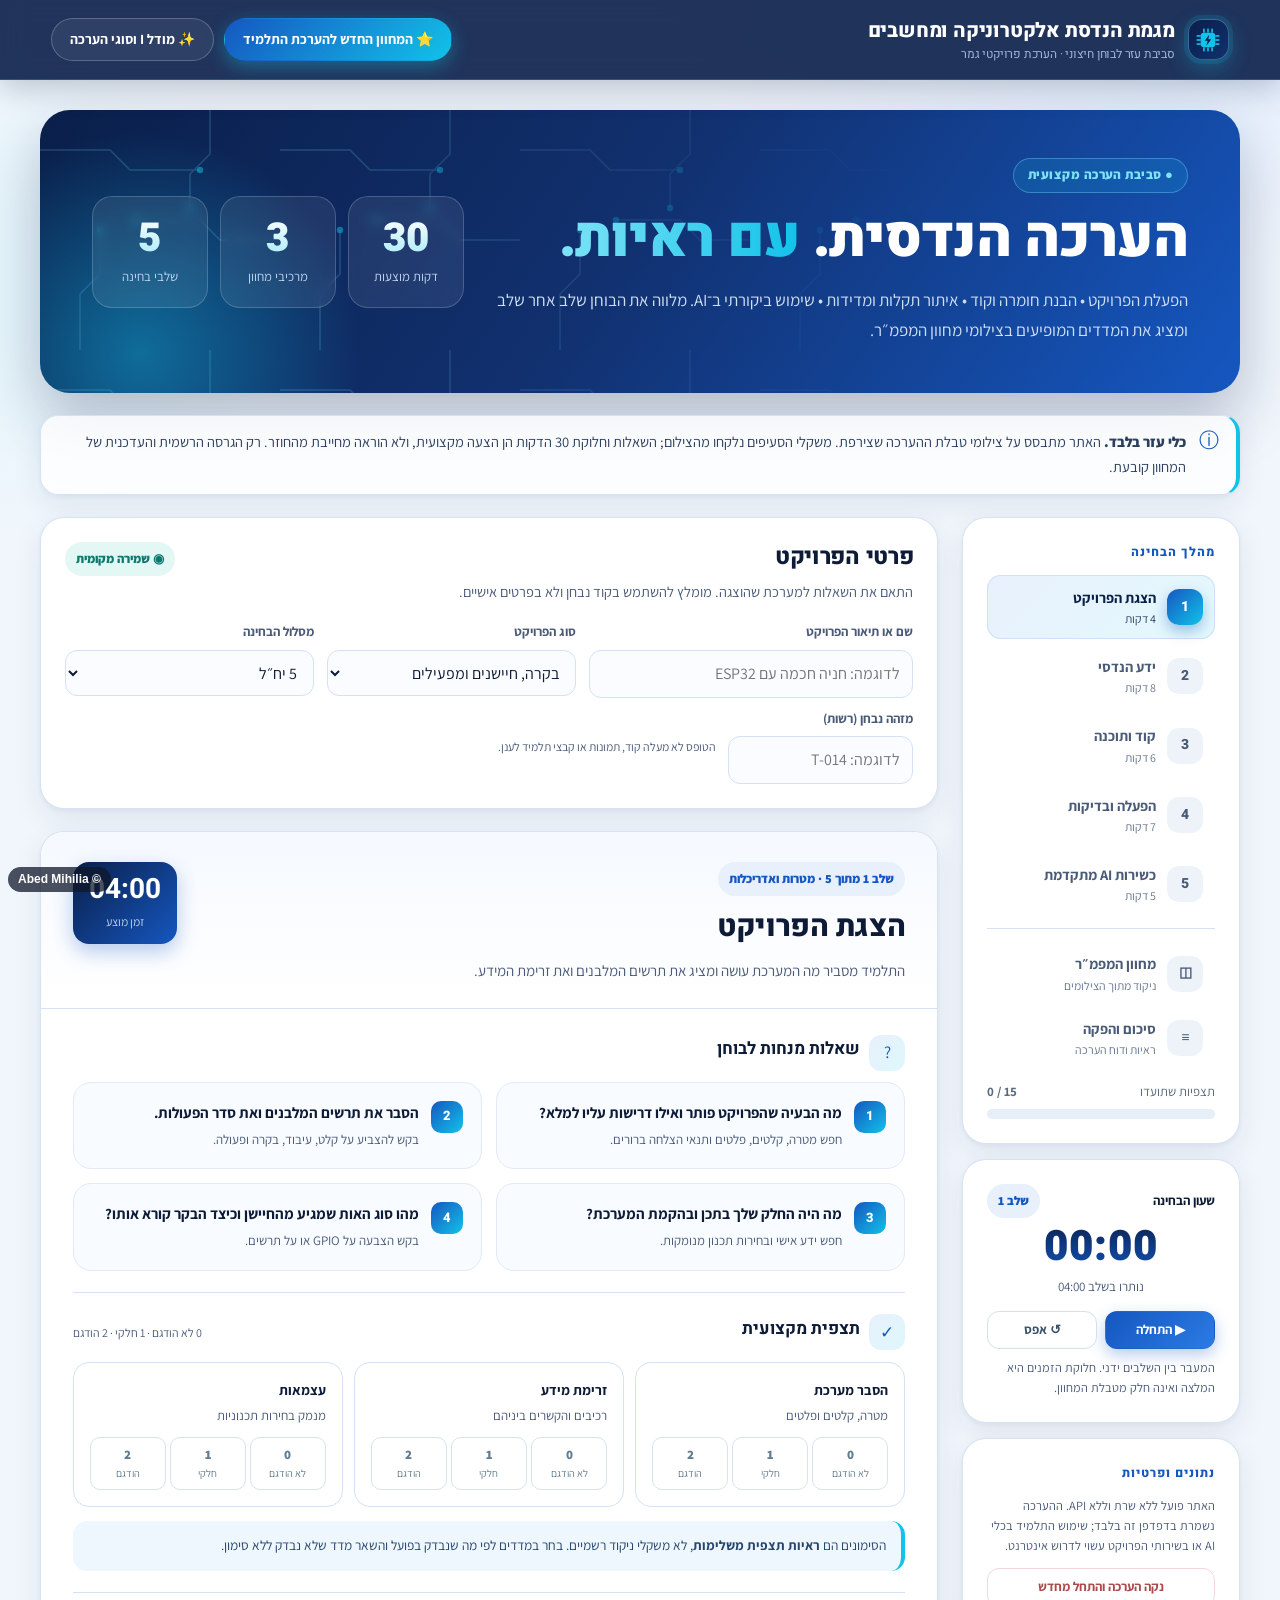
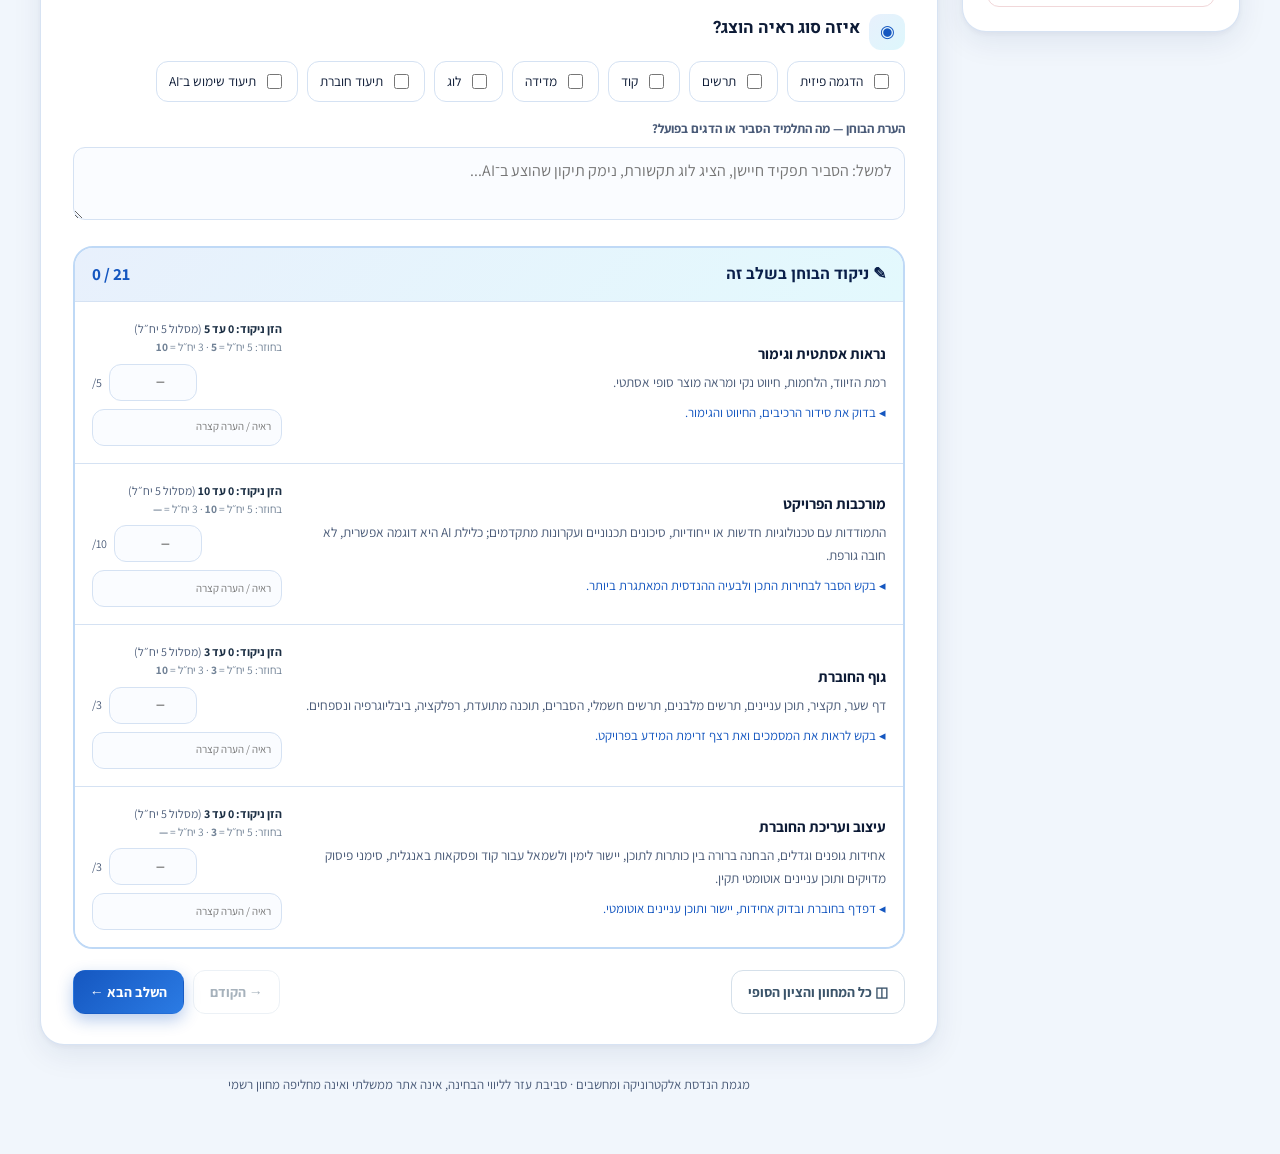
<file: index.html>
<!DOCTYPE html>
<html lang="he" dir="rtl">
<head>
<meta charset="utf-8">
<meta name="viewport" content="width=device-width,initial-scale=1">
<meta name="theme-color" content="#152a45">
<meta name="description" content="מגמת הנדסת אלקטרוניקה ומחשבים — סביבת עבודה לבוחן חיצוני בהנדסת אלקטרוניקה ומחשבים. מחוון מתוך צילומי חוזר המפמ״ר, בחינה מעשית וכשירות AI מתקדמת.">
<title>מגמת הנדסת אלקטרוניקה ומחשבים | הערכת פרויקט גמר</title>
<link rel="preconnect" href="https://fonts.googleapis.com"><link rel="preconnect" href="https://fonts.gstatic.com" crossorigin><link rel="stylesheet" href="https://fonts.googleapis.com/css2?family=Heebo:wght@500;700;800;900&family=Assistant:wght@400;600;700&display=swap">
<style>
:root{--navy:#172b47;--navy2:#233f63;--text:#1d3045;--sub:#718296;--bg:#f2f6fa;--white:#fff;--line:#e2e9f0;--blue:#4354bb;--blue-soft:#edf0ff;--aqua:#0c968b;--aqua-soft:#e4f7f3;--amber:#9b622b;--amber-soft:#fff6e5;--red:#ae4855;--red-soft:#fff0f1;--shadow:0 14px 42px rgba(18,43,76,.06)}
*{box-sizing:border-box}html{scroll-behavior:smooth}body{margin:0;background:var(--bg);color:var(--text);font-family:Arial,"Segoe UI",sans-serif;font-size:15px;line-height:1.6}button,input,select,textarea{font:inherit}button{cursor:pointer}button:disabled{cursor:not-allowed;opacity:.45}button:focus-visible,input:focus-visible,textarea:focus-visible,select:focus-visible{outline:3px solid #9bb6ff;outline-offset:2px}h1,h2,h3,p{margin-top:0}h1{font-size:clamp(25px,3vw,38px);line-height:1.2;letter-spacing:-.5px;margin-bottom:8px}h2{font-size:23px;line-height:1.35;margin-bottom:7px;letter-spacing:-.2px}h3{font-size:17px;margin-bottom:8px}small{font-size:12px}.muted{color:var(--sub)}.ltr{direction:ltr;unicode-bidi:isolate;display:inline-block;font-variant-numeric:tabular-nums}.nowrap{white-space:nowrap}.hidden{display:none!important}
.header{background:var(--navy);color:#fff;min-height:74px;padding:15px clamp(18px,4vw,64px);display:flex;justify-content:space-between;align-items:center;gap:14px}.brand{display:flex;align-items:center;gap:13px;font-weight:800;font-size:20px}.logo{width:41px;height:41px;border-radius:13px;background:linear-gradient(140deg,#48bdb0,#6e81fa);display:grid;place-items:center;box-shadow:0 6px 15px #0002;font-size:25px;color:white}.brand small{font-weight:400;display:block;font-size:11px;color:#c3d0de;margin-top:-2px}.header-note{color:#d4e2f4;border:1px solid #61758c;padding:8px 13px;border-radius:40px;font-size:12px}
.wrap{max-width:1500px;margin:0 auto;padding:25px clamp(15px,3.1vw,48px) 50px}.hero{position:relative;border-radius:22px;background:linear-gradient(114deg,#223a59,#1a4766 57%,#356da2);min-height:164px;padding:28px 34px;color:white;display:flex;justify-content:space-between;align-items:center;gap:25px;overflow:hidden;box-shadow:0 15px 35px #173a6519}.hero:before{content:"";position:absolute;left:-75px;top:-120px;width:330px;height:330px;border-radius:50%;border:1px solid #ffffff22;box-shadow:0 0 0 40px #ffffff07,0 0 0 80px #ffffff04}.hero>*{position:relative}.eyebrow{font-size:12px;letter-spacing:.45px;color:#a7ecdf;font-weight:800;margin-bottom:7px}.hero p{color:#d7e7f3;line-height:1.8;margin-bottom:0;max-width:750px;font-size:13px}.hero-stats{display:flex;gap:9px}.hero-stat{border:1px solid #ffffff27;background:#ffffff16;border-radius:14px;padding:12px 17px;text-align:center;min-width:96px}.hero-stat b{display:block;font-size:27px;line-height:1.2}.hero-stat span{font-size:11px;color:#d1e2ec}
.notice{display:flex;gap:13px;align-items:flex-start;margin:17px 0;border:1px solid #d2e3ed;background:#edf5fa;color:#314e62;border-radius:13px;padding:14px 17px;font-size:13px;line-height:1.7}.notice .mark{font-size:20px;line-height:1}.notice.warning{background:var(--amber-soft);border-color:#efddb7;color:#79531e}.notice strong{font-weight:800}
.workspace{display:grid;grid-template-columns:278px minmax(0,1fr);gap:21px;align-items:start}.sidebar{position:sticky;top:16px;display:flex;flex-direction:column;gap:15px}.card{background:var(--white);border:1px solid var(--line);border-radius:17px;box-shadow:var(--shadow)}.pad{padding:20px}.section-kicker{font-size:11px;font-weight:800;color:#8898a7;letter-spacing:.8px;margin-bottom:13px}.menu{display:flex;flex-direction:column;gap:5px}.navbtn{width:100%;border:0;background:transparent;color:#5e7284;display:flex;align-items:center;gap:11px;text-align:right;padding:11px;border-radius:11px;transition:.16s}.navbtn:hover{background:#f3f7fa}.navbtn.active{background:#eaf3f9;color:#135f85;font-weight:800}.navicon{width:34px;height:34px;flex:0 0 auto;background:#edf1f5;color:#617487;border-radius:10px;display:grid;place-items:center;font-weight:800;font-size:14px}.navbtn.active .navicon{background:#276c98;color:#fff}.navbtn span.detail{flex:1}.navbtn span.detail strong{display:block;font-size:13px}.navbtn span.detail small{font-weight:400;opacity:.83;display:block;font-size:11px}.navbtn .check{color:var(--aqua)}.navgroup{border-top:1px solid var(--line);margin-top:12px;padding-top:12px}.progressline{display:flex;justify-content:space-between;font-size:12px;color:#5b6b7e;margin:12px 0 6px}.progress{height:9px;background:#edf1f6;border-radius:15px;overflow:hidden}.progress>div{height:100%;background:linear-gradient(90deg,#5e77e7,#31bba4);border-radius:14px;transition:width .2s}.timer{font-weight:800;font-size:30px;text-align:center;direction:ltr;font-variant-numeric:tabular-nums;letter-spacing:1px;line-height:1.4}.timer.warn{color:var(--red)}.timer-sub{text-align:center;font-size:12px;color:var(--sub)}.timer-actions{display:flex;gap:8px;margin-top:13px}.timer-actions button{flex:1}.helper{font-size:11px;color:var(--sub);line-height:1.6;margin:9px 0 0}.main{display:flex;flex-direction:column;gap:17px;min-width:0}.panel-head{display:flex;justify-content:space-between;align-items:flex-start;gap:12px}.panel-head p{font-size:13px;color:var(--sub);margin:5px 0 0;line-height:1.7}.pill{display:inline-flex;align-items:center;gap:7px;background:#ebf6f2;color:#167968;font-size:11px;font-weight:800;padding:7px 11px;border-radius:25px;white-space:nowrap}.pill.blue{background:var(--blue-soft);color:var(--blue)}.pill.amber{background:var(--amber-soft);color:var(--amber)}.formfields{display:grid;grid-template-columns:1.3fr 1fr 1fr;gap:13px;margin-top:18px}.field{display:block;min-width:0}.field span{display:block;color:#617487;font-weight:700;font-size:12px;margin-bottom:7px}.field input,.field select,.field textarea,.entry-input{width:100%;min-height:44px;background:#fff;border:1px solid #d7e1e8;border-radius:10px;padding:10px 12px;color:var(--text);outline:0}.field input:focus,.field select:focus,.field textarea:focus,.entry-input:focus{border-color:#79a2d8;box-shadow:0 0 0 3px #79a2d822}textarea{resize:vertical;min-height:82px;line-height:1.6}.field textarea{min-height:75px}.btn{display:inline-flex;justify-content:center;align-items:center;gap:8px;background:white;border:1px solid #d5e0ea;color:#3b546a;border-radius:10px;padding:10px 16px;font-size:13px;font-weight:800;min-height:39px;transition:background .12s,border-color .12s}.btn:hover:not(:disabled){background:#f3f7fb;border-color:#b2c5d6}.btn.primary{background:#2d6394;color:white;border-color:#2d6394}.btn.primary:hover{background:#21537f}.btn.teal{background:var(--aqua);color:white;border-color:var(--aqua)}.btn.danger{color:#ac4a4c;border-color:#f1d7d9}.btn.sm{padding:8px 11px;min-height:34px;font-size:12px}.btn:active{transform:translateY(1px)}.split{display:flex;justify-content:space-between;align-items:center;gap:12px;flex-wrap:wrap}.blockline{height:1px;background:var(--line);margin:21px 0}.subsection{display:flex;align-items:center;gap:9px;margin-bottom:11px}.roundicon{width:32px;height:32px;background:#edf2fd;color:#426db2;border-radius:10px;display:grid;place-items:center;font-size:17px}.stage-top{padding:26px 29px 22px;border-bottom:1px solid var(--line);display:flex;justify-content:space-between;gap:16px}.stage-top p{font-size:13px;color:var(--sub);line-height:1.8;max-width:740px;margin:9px 0 0}.timepill{background:#eff5fb;border:1px solid #dfecf4;text-align:center;border-radius:13px;min-width:104px;padding:10px 16px;align-self:start}.timepill b{display:block;color:#285d97;font-size:23px;line-height:1.3}.timepill small{color:var(--sub);font-size:11px}.stage-inner{padding:23px 29px 27px}.qgrid{display:grid;grid-template-columns:repeat(2,minmax(0,1fr));gap:11px}.question{padding:16px;display:flex;gap:12px;border:1px solid #e2eaf2;background:#f9fbfd;border-radius:13px}.question .num{flex:0 0 auto;background:#e6effb;color:#356c9a;border-radius:8px;width:28px;height:28px;display:grid;place-items:center;font-weight:800;font-size:13px}.question strong{font-size:13px;line-height:1.6;display:block}.question small{font-size:11px;line-height:1.6;display:block;color:var(--sub);margin-top:5px}.checks{display:flex;gap:9px;flex-wrap:wrap}.checkitem{border:1px solid #dce7ed;background:#fff;padding:9px 12px;border-radius:10px;display:flex;align-items:center;gap:7px;font-size:12px;cursor:pointer}.checkitem.checked{border-color:#7fcec3;background:var(--aqua-soft);color:#13776a}.checkitem input{accent-color:#15998c;width:15px;height:15px}.tipbox{background:#f0f6fb;border-right:3px solid #5695be;border-radius:9px;padding:13px 15px;font-size:12px;line-height:1.75;color:#37566c;margin:14px 0}.tipbox.amber{background:var(--amber-soft);border-color:#dca45a;color:#745123}.criteria-lite{display:grid;grid-template-columns:repeat(3,minmax(0,1fr));gap:11px}.lite{border:1px solid var(--line);padding:13px;border-radius:12px;background:#fff}.lite strong{font-size:12px;display:block}.lite p{font-size:11px;color:var(--sub);margin:4px 0 11px;line-height:1.55}.scale{display:flex;gap:4px}.scale button{min-width:0;flex:1;border:1px solid #d8e3ec;background:#fff;color:#637e90;font-weight:800;border-radius:7px;padding:7px 5px;font-size:12px}.scale button.selected{background:#dfedea;border-color:#50bba8;color:#0b7164}.scale button[aria-pressed="true"].bad{background:var(--red-soft);color:var(--red);border-color:#e7b4b9}.scale button[aria-pressed="true"].mid{background:var(--amber-soft);color:var(--amber);border-color:#efca82}.scale small{display:block;font-weight:400;font-size:9px}.step-actions{display:flex;justify-content:space-between;gap:11px;flex-wrap:wrap;margin-top:21px}.actions-right{display:flex;gap:9px;flex-wrap:wrap}.challenge-box{border:1px solid #cce4e2;background:linear-gradient(145deg,#f5fffc,#f1f7fc);border-radius:15px;padding:17px 19px;margin-bottom:21px}.challenge-box h3{color:#1b796c}.challenge-box p{font-size:13px;color:#4f6876;line-height:1.7}.suggested{margin-bottom:12px;padding:10px 13px;background:#fff;border:1px solid #dcebe8;border-radius:10px;color:#32665e;font-size:12px;line-height:1.7}
.rubric-intro{padding:22px 27px;border-bottom:1px solid var(--line)}.score-summary{display:grid;grid-template-columns:repeat(3,minmax(0,1fr));gap:11px;margin:19px 0 0}.stat{background:#f8fbfd;border:1px solid var(--line);padding:13px 17px;border-radius:12px}.stat strong{font-size:26px;display:block;line-height:1.4;color:#295578;font-variant-numeric:tabular-nums}.stat span{font-size:11px;color:var(--sub)}.groups{padding:22px 25px 27px;display:flex;flex-direction:column;gap:15px}.rubric-group{border:1px solid #e1e9f0;border-radius:14px;overflow:hidden}.rubric-group-header{background:#f4f8fb;padding:13px 17px;display:flex;justify-content:space-between;align-items:center;gap:15px}.rubric-group-header h3{font-size:16px;margin:0}.rubric-group-header small{color:var(--sub)}.group-total{font-weight:800;color:#29678b;white-space:nowrap;font-variant-numeric:tabular-nums}.criterion{border-top:1px solid var(--line);display:grid;grid-template-columns:minmax(0,1fr) 190px;gap:15px;align-items:center;padding:17px}.criterion strong{font-size:14px;display:block}.criterion .desc{font-size:12px;color:var(--sub);line-height:1.7;margin-top:5px}.criterion .question-cue{font-size:12px;color:#38698a;margin-top:8px;line-height:1.65}.criterion-controls{display:flex;flex-direction:column;gap:8px;align-items:stretch}.criterion-controls label{font-size:11px;color:var(--sub)}.score-field{display:flex;align-items:center;gap:7px;justify-content:flex-end}.score-field input{width:88px;min-height:41px;font-weight:800;text-align:center;font-size:17px}.score-field em{font-size:12px;color:var(--sub);font-style:normal;direction:ltr}.notapp{font-size:12px;color:var(--sub);background:#f2f4f5;padding:10px;border-radius:10px;text-align:center}.criterion-controls .entry-input{min-height:37px;padding:8px 10px;font-size:11px}.rubric-foot{padding:0 26px 24px;font-size:12px;color:var(--sub)}.rubric-foot b{color:#415a70}.stage-score{border:2px solid #9cc3dc;background:#f4f9fd;border-radius:14px;margin:18px 0 6px;overflow:hidden}.stage-score-head{display:flex;justify-content:space-between;align-items:center;gap:12px;padding:13px 17px;background:#e6f1f9}.stage-score-head h3{margin:0;font-size:16px;color:#1f4f6f}.stage-score-head b{font-size:17px;color:#29678b;white-space:nowrap}.stage-score .criterion{background:#fff}.final-grade{border:2px solid #2f7a4f;background:#f2faf5;border-radius:14px;padding:16px 18px;margin-top:17px;display:flex;flex-wrap:wrap;gap:14px;align-items:center;justify-content:space-between}.final-grade h3{margin:0 0 4px;font-size:17px;color:#1f5a37}.final-grade p{margin:0;font-size:12px;color:var(--sub)}.final-grade .fg-ctrl{display:flex;align-items:center;gap:8px;flex-wrap:wrap}.final-grade input{width:96px;min-height:46px;font-size:22px;font-weight:800;text-align:center}.final-grade em{font-style:normal;color:var(--sub);direction:ltr}.reporttable .grp-row td{background:#f4f8fb;font-size:13px}.reporttable .item-name{padding-right:28px;font-size:13px}.sum-field{justify-content:flex-start}.sum-field input{width:78px;min-height:38px;font-size:16px;font-weight:800;text-align:center}.reporttable td .entry-input[type=text]{width:100%;min-height:36px;font-size:12px}
.summary-pad{padding:26px}.summary-note{font-size:13px;color:var(--sub);line-height:1.7}.sum-meta{display:flex;gap:11px;flex-wrap:wrap;margin-top:11px;font-size:12px;color:#657789}.table-scroll{overflow-x:auto;border:1px solid var(--line);border-radius:13px;margin-top:19px}.reporttable{border-collapse:collapse;width:100%;min-width:600px;font-size:12px}.reporttable th{background:#edf3f8;color:#386078;padding:11px 13px;text-align:right}.reporttable td{padding:12px 13px;border-top:1px solid var(--line);vertical-align:top}.reporttable td:nth-child(2),.reporttable th:nth-child(2){white-space:nowrap}.summary-actions{display:flex;flex-wrap:wrap;gap:9px;margin-top:22px}.footer{text-align:center;color:var(--sub);font-size:11px;padding:2px 0}.toast{position:fixed;bottom:24px;left:24px;max-width:400px;opacity:0;transform:translateY(10px);pointer-events:none;background:#193f58;color:white;border-radius:10px;padding:12px 17px;box-shadow:0 10px 25px #0002;transition:.2s;z-index:20;font-size:13px}.toast.show{opacity:1;transform:translateY(0)}
@media(max-width:1100px){.workspace{grid-template-columns:230px minmax(0,1fr)}.hero-stats{display:none}.formfields{grid-template-columns:1fr 1fr}.formfields .field:first-child{grid-column:1/-1}.criteria-lite{grid-template-columns:1fr}.qgrid{grid-template-columns:1fr}.criterion{grid-template-columns:1fr 165px}}
@media(max-width:760px){.header{padding:13px 16px}.header-note{display:none}.hero{padding:22px 20px}.wrap{padding:15px 12px 35px}.workspace{display:flex;flex-direction:column}.sidebar{position:static;width:100%}.sidebar>.card:first-child{padding:13px}.menu{display:grid;grid-template-columns:repeat(5,minmax(0,1fr));gap:4px}.menu .navbtn{padding:7px 3px;flex-direction:column;gap:4px;text-align:center}.navbtn .navicon{width:29px;height:29px}.navbtn span.detail strong{font-size:10px}.navbtn span.detail small{display:none}.navbtn .check{display:none}.navgroup{display:grid;grid-template-columns:1fr 1fr;gap:6px}.navgroup .navbtn{min-height:64px}.sidebar .card:nth-child(2){display:none}.sidebar .card:nth-child(3){display:none}.main{width:100%}.formfields{grid-template-columns:1fr}.stage-top{padding:19px;align-items:start}.stage-top h2{font-size:21px}.stage-inner,.summary-pad{padding:19px}.timepill{min-width:78px;padding:10px}.timepill b{font-size:19px}.groups{padding:15px}.criterion{grid-template-columns:1fr}.criterion-controls{max-width:270px}.score-summary{grid-template-columns:1fr 1fr 1fr}.stat{padding:11px}.stat strong{font-size:22px}.panel-head{flex-direction:column;align-items:flex-start}}
@media(max-width:480px){.hero h1{font-size:26px}.hero p{font-size:12px}.rubric-intro{padding:17px}.score-summary{gap:5px}.stat strong{font-size:19px}.stat span{font-size:10px}.rubric-group-header h3{font-size:14px}.stage-top{gap:8px}.step-actions{align-items:stretch}.actions-right{width:100%}.actions-right>*{flex:1}}
@media print{body{background:white;color:black}.header,.hero,.sidebar,.form-card,.stage-card,.notice,.no-print,.footer,.toast{display:none!important}.wrap{padding:0;max-width:none}.workspace{display:block}.main{display:block}.report-card{display:block!important;border:0;box-shadow:none}.summary-pad{padding:0}.stat{background:white}.reporttable th{background:#f0f0f0!important}.reporttable td,.reporttable th{font-size:10px;padding:6px}.reporttable{min-width:0}.table-scroll{overflow:visible}.pill{background:transparent}.print-title{display:block!important}h1{font-size:22px}h2{font-size:19px}.score-summary{gap:7px}}
</style>
<style id="skin">
/* ===== Modern skin (2026) - same look as mahvan.html; layout and logic unchanged ===== */
:root{--navy:#0A1F4A;--navy2:#11306E;--text:#0D1B36;--sub:#4A5B78;--bg:#F1F6FC;--line:#D5E2F3;--blue:#1557C0;--blue-soft:#E8F0FC;--aqua:#0E9F8E;--aqua-soft:#E3F7F4;--cyan:#12C2E9;--cyan2:#7FE3F6;--shadow:0 10px 30px rgba(13,40,90,.08),0 2px 6px rgba(13,40,90,.05)}
html,body{overflow-x:clip}
body{font-family:'Assistant',Arial,"Segoe UI",sans-serif;font-size:16px;color:var(--text);background:radial-gradient(1100px 560px at 100% -8%,#DCEBFF 0%,rgba(220,235,255,0) 60%),radial-gradient(900px 520px at -12% 32%,#E1F7FC 0%,rgba(225,247,252,0) 55%),var(--bg);background-attachment:fixed}
h1,h2,h3,.brand,.timer,.stat strong,.hero-stat b,.timepill b,.group-total,.section-kicker,.navicon{font-family:'Heebo',Arial,sans-serif}
h2{font-weight:800;letter-spacing:-.3px}h3{font-weight:700}
::selection{background:#BDEFFA}

/* header */
.header{position:sticky;top:0;z-index:30;background:rgba(10,31,74,.9);-webkit-backdrop-filter:saturate(1.4) blur(14px);backdrop-filter:saturate(1.4) blur(14px);border-bottom:1px solid rgba(127,227,246,.18);box-shadow:0 8px 30px rgba(6,20,50,.22)}
.brand{font-weight:800;letter-spacing:-.2px}
.brand small{color:#9FB6D9;font-size:12px}
.logo{background:linear-gradient(135deg,#0A1F4A,#11306E);border:1px solid rgba(127,227,246,.35);border-radius:14px;box-shadow:0 0 0 4px rgba(18,194,233,.12),0 8px 22px rgba(18,194,233,.3)}
.logo svg{width:26px;height:26px;display:block}
.header-links{display:flex;gap:10px;flex-wrap:wrap;justify-content:flex-end}
.hlink{display:inline-flex;align-items:center;gap:8px;padding:9px 18px;border-radius:999px;font-size:14px;font-weight:700;color:#fff;text-decoration:none;border:1px solid rgba(255,255,255,.22);background:rgba(255,255,255,.06);transition:transform .2s,background .2s,box-shadow .2s;white-space:nowrap}
.hlink:hover{background:rgba(255,255,255,.14);transform:translateY(-1px)}
.hlink.primary{background:linear-gradient(135deg,#1557C0,#12C2E9);border-color:transparent;box-shadow:0 6px 18px rgba(18,194,233,.35)}
.hlink.primary:hover{box-shadow:0 10px 26px rgba(18,194,233,.5)}

/* hero */
.wrap{padding-top:30px}
.hero{border-radius:30px;background:linear-gradient(125deg,#0A1F4A 0%,#11306E 48%,#1557C0 100%);min-height:250px;padding:48px 52px;box-shadow:0 26px 60px rgba(10,31,74,.28);isolation:isolate}
.hero:before{left:0;top:0;width:100%;height:100%;border:0;border-radius:0;box-shadow:none;z-index:-1;opacity:.9;background:url("data:image/svg+xml,%3Csvg xmlns='http://www.w3.org/2000/svg' width='240' height='240'%3E%3Cg fill='none' stroke='%237FE3F6' stroke-opacity='.22' stroke-width='1.5'%3E%3Cpath d='M0 40h70l20 20h70M240 130h-60l-20-20H96M40 240v-56l20-20v-44M170 0v44l-20 20v34'/%3E%3C/g%3E%3Cg fill='%2312C2E9' fill-opacity='.55'%3E%3Ccircle cx='160' cy='60' r='3.2'/%3E%3Ccircle cx='96' cy='110' r='3.2'/%3E%3Ccircle cx='60' cy='120' r='3.2'/%3E%3Ccircle cx='150' cy='98' r='3.2'/%3E%3C/g%3E%3C/svg%3E");-webkit-mask-image:linear-gradient(to left,transparent 25%,#000 75%);mask-image:linear-gradient(to left,transparent 25%,#000 75%)}
.hero:after{content:"";position:absolute;left:-140px;bottom:-200px;width:480px;height:480px;border-radius:50%;background:radial-gradient(circle,rgba(18,194,233,.45),rgba(18,194,233,0) 65%);z-index:-1;pointer-events:none}
.eyebrow{display:inline-flex;align-items:center;gap:6px;background:rgba(18,194,233,.14);border:1px solid rgba(127,227,246,.35);color:var(--cyan2);padding:6px 14px;border-radius:999px;font-size:13px;margin-bottom:16px}
.hero h1{font-size:clamp(34px,4.4vw,60px);font-weight:900;letter-spacing:-1px;line-height:1.08;margin-bottom:16px}
.hero h1 .grad{background:linear-gradient(90deg,#7FE3F6,#12C2E9);-webkit-background-clip:text;background-clip:text;color:transparent}
.hero p{font-size:17px;color:#CFE0F5;line-height:1.75}
.hero-stats{gap:12px}
.hero-stat{background:rgba(255,255,255,.08);border:1px solid rgba(255,255,255,.18);-webkit-backdrop-filter:blur(6px);backdrop-filter:blur(6px);border-radius:20px;padding:18px 22px;min-width:116px;transition:transform .2s}
.hero-stat:hover{transform:translateY(-3px)}
.hero-stat b{font-size:40px;font-weight:900;background:linear-gradient(180deg,#fff,#9FE9F8);-webkit-background-clip:text;background-clip:text;color:transparent}
.hero-stat span{font-size:13px;color:#BFD3F0}

/* notice */
.notice{background:rgba(255,255,255,.8);border:1px solid var(--line);border-right:4px solid var(--cyan);border-radius:18px;box-shadow:var(--shadow);font-size:14.5px;color:#2B3F5E;-webkit-backdrop-filter:blur(6px);backdrop-filter:blur(6px);margin:22px 0}
.notice .mark{color:var(--blue)}

/* cards */
.workspace{gap:24px}
.card{border-radius:24px;border:1px solid rgba(213,226,243,.95);box-shadow:var(--shadow);animation:skinUp .5s cubic-bezier(.2,.7,.2,1) both}
@keyframes skinUp{from{opacity:0;transform:translateY(14px)}to{opacity:1;transform:none}}
.pad{padding:24px}
.main{gap:22px}

/* sidebar */
.sidebar{top:100px}
.section-kicker{color:var(--blue);font-size:12.5px;letter-spacing:1px}
.navbtn{border-radius:14px;padding:11px 12px;color:var(--sub);transition:background .18s,box-shadow .18s}
.navbtn:hover{background:#F1F6FD}
.navbtn.active{background:linear-gradient(135deg,#E8F0FC,#E3F9FD);color:var(--navy);box-shadow:inset 0 0 0 1px #CFE0F7}
.navicon{border-radius:12px;background:#EEF3FA;color:var(--sub);width:36px;height:36px}
.navbtn.active .navicon{background:linear-gradient(135deg,#1557C0,#12C2E9);color:#fff;box-shadow:0 6px 14px rgba(21,87,192,.35)}
.navbtn span.detail strong{font-size:14.5px}
.navbtn span.detail small{font-size:12px}
.navbtn .check{color:var(--cyan)}
.progressline{font-size:13px}
.progress{height:10px;background:#E6EEF8}
.progress>div{background:linear-gradient(90deg,#1557C0,#12C2E9)}
.timer{font-size:42px;font-weight:900;background:linear-gradient(180deg,#0A1F4A,#1557C0);-webkit-background-clip:text;background-clip:text;color:transparent}
.timer.warn{background:none;color:#DC2626;-webkit-text-fill-color:#DC2626}
.timer-sub{font-size:13px}
.helper{font-size:12.5px}

/* controls */
.btn{border-radius:12px;font-weight:700;font-size:14px;transition:transform .15s,background .18s,box-shadow .18s,border-color .18s}
.btn:hover:not(:disabled){transform:translateY(-1px)}
.btn.primary{background:linear-gradient(135deg,#1557C0,#2B7BE4);border-color:transparent;box-shadow:0 6px 16px rgba(21,87,192,.3)}
.btn.primary:hover{background:linear-gradient(135deg,#11306E,#1557C0)}
.btn.teal{background:linear-gradient(135deg,#0E9F8E,#12C2E9);border-color:transparent;box-shadow:0 6px 16px rgba(14,159,142,.3)}
.btn.sm{font-size:13px}
.field span{font-size:13px;color:var(--sub)}
.field input,.field select,.field textarea,.entry-input{border-radius:12px;border-color:var(--line);background:#FAFCFF;min-height:46px;transition:border-color .18s,box-shadow .18s}
.field input:focus,.field select:focus,.field textarea:focus,.entry-input:focus{border-color:var(--cyan);box-shadow:0 0 0 4px rgba(18,194,233,.16);background:#fff}
.pill{background:var(--aqua-soft);color:#0B7A6E;font-size:12.5px}
.pill.blue{background:var(--blue-soft);color:var(--blue)}
.panel-head p{font-size:14.5px}

/* stage */
.stage-top{background:linear-gradient(180deg,#F5F9FF,#fff);border-radius:24px 24px 0 0;padding:30px 32px 24px}
.stage-top h2{font-size:30px}
.stage-top p{font-size:15px}
.stage-inner{padding:26px 32px 30px}
.timepill{background:linear-gradient(135deg,#0A1F4A,#1557C0);border:0;border-radius:16px;box-shadow:0 8px 20px rgba(21,87,192,.3)}
.timepill b{color:#fff;font-size:28px}
.timepill small{color:#BFD3F0;font-size:12px}
.roundicon{background:linear-gradient(135deg,#E8F0FC,#DDF7FC);color:var(--blue);border-radius:12px;width:36px;height:36px}
.qgrid{gap:14px}
.question{border-radius:18px;background:#F8FBFF;border-color:#E1EAF6;padding:18px;transition:border-color .18s,box-shadow .18s,transform .18s}
.question:hover{border-color:#A9D2F7;box-shadow:0 8px 22px rgba(13,40,90,.08);transform:translateY(-2px)}
.question .num{background:linear-gradient(135deg,#1557C0,#12C2E9);color:#fff;border-radius:10px;width:32px;height:32px;font-family:'Heebo',Arial,sans-serif}
.question strong{font-size:15px}
.question small{font-size:13px}
.checkitem{border-radius:12px;font-size:13.5px;border-color:var(--line);transition:border-color .18s,background .18s}
.checkitem:hover{border-color:#A9D2F7}
.checkitem.checked{border-color:var(--cyan);background:#E6F9FD;color:#0B5E7A}
.checkitem input{accent-color:#1557C0}
.tipbox{border-radius:14px;border-right:4px solid var(--cyan);background:#EEF6FE;font-size:13.5px;color:#27456B}
.lite{border-radius:16px;padding:16px}
.lite strong{font-size:14px}
.lite p{font-size:13px}
.scale button{border-radius:10px;font-size:13px;transition:background .15s,border-color .15s}
.scale button.selected{background:linear-gradient(135deg,#1557C0,#12C2E9);border-color:transparent;color:#fff}
.scale small{font-size:10.5px}
.challenge-box{border-radius:20px;border-color:#BDE9F3;background:linear-gradient(145deg,#F2FCFF,#EEF4FF)}
.challenge-box h3{color:var(--blue)}
.challenge-box p{font-size:14.5px}
.suggested{border-radius:12px;font-size:13.5px}

/* rubric + summary */
.rubric-intro{padding:26px 30px}
.stat{border-radius:18px;background:linear-gradient(180deg,#F8FBFF,#fff)}
.stat strong{font-size:30px;font-weight:900;color:var(--blue)}
.stat span{font-size:12.5px}
.rubric-group{border-radius:20px;border-color:var(--line)}
.rubric-group-header{background:linear-gradient(135deg,#F3F8FF,#EEFAFD)}
.rubric-group-header h3{font-size:17px}
.group-total{color:var(--blue)}
.criterion strong{font-size:15px}
.criterion .desc{font-size:13.5px}
.criterion .question-cue{font-size:13px;color:var(--blue)}
.criterion-controls label{font-size:12px}
.stage-score{border:2px solid #BFD9F6;border-radius:20px;background:#F6FAFF}
.stage-score-head{background:linear-gradient(135deg,#E8F0FC,#E3F9FD)}
.stage-score-head h3{color:var(--navy)}
.stage-score-head b{color:var(--blue)}
.final-grade{border-radius:20px;border-color:#0E9F6E;background:linear-gradient(135deg,#F0FBF6,#F4FBFF)}
.table-scroll{border-radius:18px;border-color:var(--line)}
.reporttable{font-size:13px}
.reporttable th{background:#EEF4FC;color:var(--navy2)}
.summary-note{font-size:14.5px}
.footer{font-size:13px;padding:8px 0}
.toast{background:linear-gradient(135deg,#0A1F4A,#1557C0);border-radius:14px;font-size:14px}
.credit{position:fixed;bottom:8px;left:8px;z-index:60;padding:4px 10px;border-radius:999px;background:rgba(15,23,42,.75);color:#fff;font:600 12px/1.4 Arial,sans-serif;pointer-events:none}

@media(max-width:1100px){.hero{padding:40px 36px}}
@media(max-width:760px){
.header{padding:12px 14px;flex-wrap:wrap}.brand{font-size:16px}.brand small{display:none}.logo{width:36px;height:36px}
.hlink{padding:8px 13px;font-size:12.5px}.hlink:not(.primary){display:none}
.sidebar{top:auto}.wrap{padding-top:16px}
.hero{padding:28px 20px;border-radius:22px;min-height:0}.hero p{font-size:15px}
.pad{padding:18px}.stage-top{padding:20px}.stage-top h2{font-size:22px}.stage-inner{padding:19px}
.timer{font-size:34px}.navicon{width:29px;height:29px}.navbtn span.detail strong{font-size:10.5px}
.timepill b{font-size:20px}.stat strong{font-size:22px}}
@media(max-width:480px){.hero h1{font-size:30px}.hero p{font-size:14px}.stat strong{font-size:19px}.rubric-intro{padding:17px}}
@media print{.header,.credit{display:none!important}.card{animation:none;box-shadow:none}body{background:#fff}}
</style>

</head>
<body>
<header class="header"><div class="brand"><div class="logo" aria-hidden="true"><svg viewBox="0 0 32 32" aria-hidden="true"><rect x="7" y="7" width="18" height="18" rx="4" fill="#12C2E9"/><g fill="#12C2E9"><rect x="10" y="2" width="2" height="5"/><rect x="15" y="2" width="2" height="5"/><rect x="20" y="2" width="2" height="5"/><rect x="10" y="25" width="2" height="5"/><rect x="15" y="25" width="2" height="5"/><rect x="20" y="25" width="2" height="5"/><rect x="2" y="10" width="5" height="2"/><rect x="2" y="15" width="5" height="2"/><rect x="2" y="20" width="5" height="2"/><rect x="25" y="10" width="5" height="2"/><rect x="25" y="15" width="5" height="2"/><rect x="25" y="20" width="5" height="2"/></g><path d="M17.5 9.5 12 17h3.6L14 23l6-8h-3.6z" fill="#0A1F4A"/></svg></div><div>מגמת הנדסת אלקטרוניקה ומחשבים<small>סביבת עזר לבוחן חיצוני · הערכת פרויקטי גמר</small></div></div><nav class="header-links" aria-label="קישורים"><a class="hlink primary" href="mahvan.html">⭐ המחוון החדש להערכת התלמיד</a><a class="hlink" href="megama.html">✨ מודל I וסוגי הערכה</a></nav></header>
<div class="wrap">
<section class="hero"><div><div class="eyebrow">● סביבת הערכה מקצועית</div><h1>הערכה הנדסית. <span class="grad">עם ראיות.</span></h1><p>הפעלת הפרויקט • הבנת חומרה וקוד • איתור תקלות ומדידות • שימוש ביקורתי ב־AI. מלווה את הבוחן שלב אחר שלב ומציג את המדדים המופיעים בצילומי מחוון המפמ״ר.</p></div><div class="hero-stats"><div class="hero-stat"><b>30</b><span>דקות מוצעות</span></div><div class="hero-stat"><b>3</b><span>מרכיבי מחוון</span></div><div class="hero-stat"><b>5</b><span>שלבי בחינה</span></div></div></section>
<div class="notice"><span class="mark" aria-hidden="true">ⓘ</span><div><strong>כלי עזר בלבד.</strong> האתר מתבסס על צילומי טבלת ההערכה שצירפת. משקלי הסעיפים נלקחו מהצילום; השאלות וחלוקת 30 הדקות הן הצעה מקצועית, ולא הוראה מחייבת מהחוזר. רק הגרסה הרשמית והעדכנית של המחוון קובעת.</div></div>
<div class="workspace">
<aside class="sidebar" aria-label="ניווט">
<div class="card pad"><div class="section-kicker">מהלך הבחינה</div><nav class="menu" id="stepNav" aria-label="חמשת השלבים"></nav><div class="navgroup"><button class="navbtn" id="navRubric" type="button"><span class="navicon">◫</span><span class="detail"><strong>מחוון המפמ״ר</strong><small>ניקוד מתוך הצילומים</small></span></button><button class="navbtn" id="navSummary" type="button"><span class="navicon">≡</span><span class="detail"><strong>סיכום והפקה</strong><small>ראיות ודוח הערכה</small></span></button></div><div class="progressline"><span>תצפיות שתועדו</span><b id="progressText" class="ltr">0 / 15</b></div><div class="progress"><div id="progressFill" style="width:0%"></div></div></div>
<div class="card pad"><div class="split"><b style="font-size:13px">שעון הבחינה</b><span class="pill blue" id="phaseName">שלב 1</span></div><div class="timer" id="clock">00:00</div><div class="timer-sub" id="phaseClock">נותרו בשלב 04:00</div><div class="timer-actions"><button class="btn primary sm" id="timerToggle" type="button">▶ התחלה</button><button class="btn sm" id="timerReset" type="button">↺ אפס</button></div><p class="helper">המעבר בין השלבים ידני. חלוקת הזמנים היא המלצה ואינה חלק מטבלת המחוון.</p></div>
<div class="card pad"><div class="section-kicker">נתונים ופרטיות</div><p class="helper" style="margin:0 0 12px">האתר פועל ללא שרת וללא API. ההערכה נשמרת בדפדפן זה בלבד; שימוש התלמיד בכלי AI או בשירותי הפרויקט עשוי לדרוש אינטרנט.</p><button class="btn danger sm" id="clearAll" type="button" style="width:100%">נקה הערכה והתחל מחדש</button></div>
</aside>
<main class="main">
<section class="card pad form-card"><div class="panel-head"><div><h2>פרטי הפרויקט</h2><p>התאם את השאלות למערכת שהוצגה. מומלץ להשתמש בקוד נבחן ולא בפרטים אישיים.</p></div><span class="pill">◉ שמירה מקומית</span></div><div class="formfields"><label class="field"><span>שם או תיאור הפרויקט</span><input id="project" maxlength="120" placeholder="לדוגמה: חניה חכמה עם ESP32"></label><label class="field"><span>סוג הפרויקט</span><select id="projectType"><option value="sensors">בקרה, חיישנים ומפעילים</option><option value="iot">תקשורת ו־IoT</option><option value="ai">מודל AI כחלק מהמערכת</option><option value="other">פרויקט אחר</option></select></label><label class="field"><span>מסלול הבחינה</span><select id="track"><option value="5">5 יח״ל</option><option value="3">3 יח״ל</option></select></label></div><div style="margin-top:11px;display:flex;gap:12px;flex-wrap:wrap;align-items:center"><label class="field" style="width:185px"><span>מזהה נבחן (רשות)</span><input id="candidate" maxlength="36" placeholder="לדוגמה: T-014"></label><span class="muted" style="font-size:12px">הטופס לא מעלה קוד, תמונות או קבצי תלמיד לענן.</span></div></section>
<section class="card stage-card" id="stageView"></section>
<section class="card rubric-card hidden" id="rubricView"></section>
<section class="card report-card hidden" id="summaryView"></section>
<div class="footer">מגמת הנדסת אלקטרוניקה ומחשבים · סביבת עזר לליווי הבחינה, אינה אתר ממשלתי ואינה מחליפה מחוון רשמי</div>
</main></div></div>
<div class="toast" id="toast" role="status" aria-live="polite"></div>
<script>
'use strict';
const KEY='exam_compass_official_photo_v2';
// משקלי הקריטריונים הועתקו מצילומי הטבלה שסיפק המשתמש.
const GROUPS=[
 {id:'complex',name:'מורכבות, תקינות פעולה, נראות וגימור',cap:{'5':25,'3':40},items:[
  {id:'running',name:'יישום מלא של דגם תוצר עובד',max:{'5':5,'3':10},desc:'תקינות פעולה מלאה של המערכת המשובצת; בקר, רכיבי קלט/פלט, רכיבי הפעלה ושליטה ופרוטוקולי תקשורת.',cue:'הפעל את הפרויקט והצג פעולה תקינה של קלט, בקר ופלט.'},
  {id:'finish',name:'נראות אסתטית וגימור',max:{'5':5,'3':10},desc:'רמת הזיווד, הלחמות, חיווט נקי ומראה מוצר סופי אסתטי.',cue:'בדוק את סידור הרכיבים, החיווט והגימור.'},
  {id:'complexity',name:'מורכבות הפרויקט',max:{'5':10,'3':null},desc:'התמודדות עם טכנולוגיות חדשות או ייחודיות, סיכונים תכנוניים ועקרונות מתקדמים; כלילת AI היא דוגמה אפשרית, לא חובה גורפת.',cue:'בקש הסבר לבחירות התכן ולבעיה ההנדסית המאתגרת ביותר.'},
  {id:'faults',name:'מתודולוגיית איתור תקלות וביצוע מדידות',max:{'5':5,'3':20},desc:'ביצוע מדידות באמצעות ציוד מתאים, הצגת תוצאות והסבר שיטתי לאבחון תקלות.',cue:'בקש מדידה או הצג תקלה סבירה ובדוק כיצד התלמיד ניגש לאבחון.'}
 ]},
 {id:'knowledge',name:'בקיאות בנושא הפרויקט',cap:{'5':60,'3':30},items:[
  {id:'hardware',name:'הבנת חומרה ורכיבים',max:{'5':20,'3':20},desc:'הסבר אופן פעולת הרכיבים והפרוטוקולים המקשרים ביניהם, למשל I²C, SPI ו־OneWire.',cue:'בחר רכיב ופרוטוקול מהפרויקט ושאל כיצד הם עובדים.'},
  {id:'aicode',name:'הבנת קוד תוך שימוש ב־AI',max:{'5':10,'3':10},desc:'ניתוח קוד קיים, הסבר הלוגיקה והצעת שינוי בקוד בעזרת כלי AI או הסבר לקוד שנוצר באמצעות AI. בצילום המחוון כתוב: ללא מימוש בפועל.',cue:'בקש להסביר פונקציה, לבקר הצעת AI ולהציע שינוי — אין חובה לבצע אותו פיזית לפי הסעיף המצולם.'},
  {id:'deepcode',name:'בקיאות מעמיקה בקוד ובתוכנה מודולרית',max:{'5':20,'3':null},desc:'הפרדה בין דרייברים ללוגיקה, ניתוח לוגי בזמן אמת והסבר שינויים מבניים בקוד.',cue:'בקש להסביר יחסי גומלין בין מודולים, פונקציות ונתוני מערכת.'},
  {id:'steam',name:'גישה מולטי־דיסציפלינרית בשיטת STEAM',max:{'5':10,'3':null},desc:'קישור העקרונות המדעיים, המתמטיים, העיצוביים והטכנולוגיים העומדים בבסיס פתרון הבעיה.',cue:'בקש לנמק בחירת פתרון באמצעות שני תחומי ידע לפחות.'}
 ]},
 {id:'book',name:'איכות חוברת העבודה',cap:{'5':15,'3':30},items:[
  {id:'body',name:'גוף החוברת',max:{'5':3,'3':10},desc:'דף שער, תקציר, תוכן עניינים, תרשים מלבנים, תרשים חשמלי, הסברים, תוכנה מתועדת, רפלקציה, ביבליוגרפיה ונספחים.',cue:'בקש לראות את המסמכים ואת רצף זרימת המידע בפרויקט.'},
  {id:'format',name:'עיצוב ועריכת החוברת',max:{'5':3,'3':null},na:{'3':'במסלול 3 יח״ל נכלל בסעיף ״גוף החוברת״ (10 נק׳)'},desc:'אחידות גופנים וגדלים, הבחנה ברורה בין כותרות לתוכן, יישור לימין ולשמאל עבור קוד ופסקאות באנגלית, סימני פיסוק מדויקים ותוכן עניינים אוטומטי תקין.',cue:'דפדף בחוברת ובדוק אחידות, יישור ותוכן עניינים אוטומטי.'},
  {id:'documentation',name:'איכות התיעוד ותהליך העבודה',max:{'5':6,'3':10},desc:'תיעוד מפורט לכל רכיב בנפרד: מאפיינים, הסברים טכנולוגיים, תרשים חשמלי, קוד הפעלה, מדידות ותקלות; יומן עבודה שוטף.',cue:'בדוק האם תועדו בדיקות ותוצאות עבור הרכיבים בפועל.'},
  {id:'transparency',name:'שקיפות וביקורת כלי AI',max:{'5':3,'3':10},desc:'תיעוד בחוברת של שלבי השימוש ב־AI לכתיבת קוד, תיקון שגיאות או סימולציה, לצד הבנת היכולות ותיקוף התוצרים.',cue:'בקש דוגמה מתועדת להצעת AI שנבדקה, תוקנה או נדחתה.'}
 ]}
];
const STAGES=[
 {name:'הצגת הפרויקט',mins:4,tag:'מטרות ואדריכלות',desc:'התלמיד מסביר מה המערכת עושה ומציג את תרשים המלבנים ואת זרימת המידע.',q:[
 ['מה הבעיה שהפרויקט פותר ואילו דרישות עליו למלא?','חפש מטרה, קלטים, פלטים ותנאי הצלחה ברורים.'],
 ['הסבר את תרשים המלבנים ואת סדר הפעולות.','בקש להצביע על קלט, עיבוד, בקרה ופעולה.'],
 ['מה היה החלק שלך בתכן ובהקמת המערכת?','חפש ידע אישי ובחירות תכנון מנומקות.']],indicators:[['הסבר מערכת','מטרה, קלטים ופלטים'],['זרימת מידע','רכיבים והקשרים ביניהם'],['עצמאות','מנמק בחירות תכנוניות']]},
 {name:'ידע הנדסי',mins:8,tag:'רכיבים, מעגלים ופרוטוקולים',desc:'הבוחן בודק את ההבנה של הרכיבים, המאפיינים החשמליים, החיבורים, החיישנים והתקשורת.',q:[
 ['בחר רכיב מרכזי והסבר איך הוא פועל פיזיקלית וחשמלית.','אפשר לבקש תפקיד, אות כניסה, אות יציאה ונתונים מדף נתונים.'],
 ['מדוע נבחרו רמות המתח והחיבורים האלה?','בדוק זרם, מתח, הגנות, אספקת כוח והתאמה לבקר.'],
 ['איך נשלחים נתונים בין הרכיבים?','לפי הפרויקט: I²C, SPI, UART, OneWire או פרוטוקול אחר.']],indicators:[['ידע רכיבים','מכיר עקרונות פעולה'],['הבנה חשמלית','מנמק חיבורים ומתח'],['הבנת תקשורת','מסביר זרימת אותות ומידע']]},
 {name:'קוד ותוכנה',mins:6,tag:'לוגיקה, מודולריות ו־AI',desc:'התלמיד מסביר פונקציות מרכזיות, החלטות בקרה והפרדה בין קוד דרייברים ללוגיקה; יוכל לנתח ולהציע שינוי בקוד.',q:[
 ['בחר פונקציה בקוד והסבר מה עושה כל שלב.','בדוק קלט, תנאים, פעולות ופלט.'],
 ['איזה חלק אחראי לתקשורת ואיזה חלק לקבלת החלטה?','חפש הבחנה בין דרייבר, לוגיקה ופעולה.'],
 ['הצע שינוי קטן בקוד והסבר את השפעתו.','אפשר לבחון בעזרת AI; סעיף המחוון המצולם אינו מחייב מימוש מעשי.']],indicators:[['הסבר קוד','שולט בלוגיקה'],['מבנה תוכנה','מבין מודולים וממשקים'],['חשיבה על שינוי','מנבא השפעה על המערכת']]},
 {name:'הפעלה ובדיקות',mins:7,tag:'פעולה אמיתית ומדידות',desc:'התלמיד מפעיל את הפרויקט שלו, מדגים תרחיש עבודה תקין ומציג ראיות לבדיקה או לאיתור תקלה.',q:[
 ['הפעל את הפרויקט והדגם תוצאה צפויה.','הפעלה פיזית של המערכת עצמה, לא רק הצגת תמונות.'],
 ['איך היית בודק רכיב שאינו מגיב?','בקש דרך אבחון שיטתית וכלי מדידה מתאים.'],
 ['הצג מדידה, לוג או תוצאת בדיקה המעידים על תקינות.','חפש התאמה בין דרישה, תוצאה צפויה ותוצאה שהתקבלה.']],indicators:[['הפעלה','מפעיל את המערכת'],['איתור תקלות','מציע בדיקה מבדלת'],['ראיות','מפרש מדידה או לוג']]},
 {name:'כשירות AI מתקדמת',mins:5,tag:'אינטגרציה, ביקורת ותיקוף',desc:'השלב בוחן ראיות לשילוב AI מושכל בעבודה ההנדסית. תצפית זו היא כלי משלים ואינה מוסיפה נקודות למחוון הרשמי.',q:[
 ['היכן נעזרת ב־AI ומה עשית בעצמך כדי להתאים את התוצר למערכת?','דרוש דוגמה אמיתית מתוך קוד, תכן או תיקון תקלה.'],
 ['הראה הצעה של AI שלא התאימה כפי שהיא. כיצד זיהית זאת?','חפש בדיקה מול מגבלות שפה, בקר, חומרה או תוצאה מדודה.'],
 ['כיצד אימתת שהשינוי או ההחלטה היו נכונים?','ראיית קוד, לוג, מדידה, בדיקת מערכת או דיווח תיעוד.']],indicators:[['אינטגרציה','מחבר תוצר AI להקשר ההנדסי'],['ביקורת עצמאית','מזהה מגבלה ומנמק החלטה'],['בדיקה ותיקוף','מוכיח התאמה על סמך ראיות']]}
];
const SPECIFIC={
 sensors:[['מהו סוג האות שמגיע מהחיישן וכיצד הבקר קורא אותו?','בקש הצבעה על GPIO או על תרשים.'],['מה יקרה אם תשתנה הגדרת פין?','הבחן בין שינוי בתוכנה לבין שינוי בחיווט.'],['איזו מדידה תבצע כדי להבחין בין חיישן תקול לקוד לא תקין?','בקש השערה ובדיקה.'],['הדגם תגובת המנוע או הרכיב לשינוי מצב החיישן.','אפשר לבקש לוג או מתח מוצא.'],['AI הציע קוד שאינו תואם לגרסת MicroPython. כיצד תבדוק ותתקן?','הדגש את התאמת התוצר לרכיבי הפרויקט.']],
 iot:[['כיצד עובר המידע מהחיישן לשרת או לבקר?','הצג מסלול נתונים.'],['מה קורה כאשר התקשורת מתנתקת?','הסבר מנגנון חזרה/Timeout.'],['היכן מתבצעים שליחה, קליטה ובדיקת שגיאות בקוד?','בקש קטע קוד אמיתי.'],['כיצד תבדוק זמן תגובה ואמינות תקשורת?','בדיקת לוגים, הודעות חוזרות או זמן.'],['כלי AI הציע לבצע ניסיונות חוזרים. איזה סיכון יש בלולאה שאינה מסתיימת?','בדוק התאמה למגבלות המערכת.']],
 ai:[['מה מפיק מודל ה־AI ומי מקבל את התוצאה?','בקש להראות את הממשק.'],['כיצד תוצאה של מודל משפיעה על פעולת הבקר?','הבחן בין זיהוי להחלטת בקרה.'],['איך הקוד מפענח ומאמת את תשובת המודל?','בקש להציג את מבנה הנתונים.'],['הדגם זיהוי והשפעתו על המערכת הפיזית.','בדוק תוצאה ומדידה.'],['המודל מחזיר פלט אך המפעיל אינו מגיב: כיצד תבודד את מקור התקלה?','שאל על מודל, תקשורת, בקר והנעה.']],
 other:[['מהו מבנה המערכת ומדוע נבחר?','הדגש ידע אישי.'],['מהו האתגר ההנדסי המרכזי ואיך נפתר?','דרוש נימוק.'],['בחר קטע קוד עם תנאי או לולאה והסבר אותו.','בדוק הסבר עצמאי.'],['הדגם פעולה ובדיקה שמוכיחה עמידה בדרישה.','הפעלה וראיה.'],['מה הציע כלי AI בפרויקט, ומה היה צורך לתקן או לאמת?','לא להסתפק בהעתקה של תשובה.']]
};
const EVIDENCES=['הדגמה פיזית','תרשים','קוד','מדידה','לוג','תיעוד חוברת','תיעוד שימוש ב־AI'];
const blank=()=>({project:'',candidate:'',type:'sensors',track:'5',view:'stage',stage:0,observations:{},notes:{},evidence:{},official:{},criterionNotes:{},finalGrade:{},challenge:'',elapsed:0,phaseElapsed:[0,0,0,0,0],running:false});
function read(){try{let x=JSON.parse(localStorage.getItem(KEY));if(x&&typeof x==='object'){let s={...blank(),...x};s.running=false;s.stage=Math.min(4,Math.max(0,Number(s.stage)||0));if(!Array.isArray(s.phaseElapsed)||s.phaseElapsed.length!==5)s.phaseElapsed=[0,0,0,0,0];s.track=s.track==='3'?'3':'5';return s;}}catch(e){}return blank();}
let state=read(),interval=null,toastTimeout;
const $=s=>document.getElementById(s);
const esc=s=>String(s??'').replace(/[&<>"']/g,c=>({'&':'&amp;','<':'&lt;','>':'&gt;','"':'&quot;',"'":'&#39;'}[c]));
function persist(){try{localStorage.setItem(KEY,JSON.stringify({...state,running:false}));}catch(e){}}
function notify(message){$('toast').textContent=message;$('toast').classList.add('show');clearTimeout(toastTimeout);toastTimeout=setTimeout(()=>$('toast').classList.remove('show'),2600);}
const timefmt=sec=>`${String(Math.floor(Math.max(0,sec)/60)).padStart(2,'0')}:${String(Math.floor(Math.max(0,sec)%60)).padStart(2,'0')}`;
const obsCount=()=>Object.values(state.observations).filter(x=>[0,1,2].includes(x)).length;
const totalRubricMax=(track=state.track)=>GROUPS.reduce((a,g)=>a+g.items.reduce((b,it)=>b+(it.max[track]||0),0),0);
const categorySum=(g,track=state.track)=>g.items.reduce((acc,it)=>acc+(it.max[track]===null?0:(Number.isInteger(state.official[it.id]?.[track])?state.official[it.id][track]:0)),0);
const scoredCount=(track=state.track)=>GROUPS.flatMap(g=>g.items).filter(it=>it.max[track]!=null&&Number.isInteger(state.official[it.id]?.[track])).length;
const possibleCount=(track=state.track)=>GROUPS.flatMap(g=>g.items).filter(it=>it.max[track]!=null).length;
const pointsSum=(track=state.track)=>GROUPS.reduce((a,g)=>a+categorySum(g,track),0);
function changeView(v){state.view=v;persist();render();document.querySelector('.main').scrollIntoView({behavior:'smooth',block:'start'});}
function goStage(i){if(i<0||i>4)return;state.stage=i;state.view='stage';persist();render();$('stageView').scrollIntoView({behavior:'smooth',block:'start'});}
function renderNav(){const isStage=state.view==='stage';$('stepNav').innerHTML=STAGES.map((s,i)=>`<button class="navbtn ${isStage&&state.stage===i?'active':''}" data-step="${i}" type="button" aria-current="${isStage&&state.stage===i?'step':'false'}"><span class="navicon">${i+1}</span><span class="detail"><strong>${esc(s.name)}</strong><small>${s.mins} דקות</small></span>${[0,1,2].every(j=>[0,1,2].includes(state.observations[`${i}-${j}`]))?'<span class="check">✓</span>':''}</button>`).join('');
 document.querySelectorAll('[data-step]').forEach(b=>b.addEventListener('click',()=>goStage(Number(b.dataset.step))));
 $('navRubric').classList.toggle('active',state.view==='rubric');$('navSummary').classList.toggle('active',state.view==='summary');
 $('progressText').textContent=`${obsCount()} / 15`;$('progressFill').style.width=`${obsCount()/15*100}%`;
}
function questionGrid(i){let q=[...STAGES[i].q,SPECIFIC[state.type][i]];return q.map((item,j)=>`<article class="question"><span class="num">${j+1}</span><div><strong>${esc(item[0])}</strong><small>${esc(item[1])}</small></div></article>`).join('');}
function indicators(i){return STAGES[i].indicators.map((it,j)=>{let v=state.observations[`${i}-${j}`];return `<div class="lite"><strong>${esc(it[0])}</strong><p>${esc(it[1])}</p><div class="scale" role="group" aria-label="רמת ביצוע ${esc(it[0])}">${[0,1,2].map(n=>`<button type="button" data-observation="${i}-${j}" data-value="${n}" aria-pressed="${v===n}" class="${v===n?'selected '+(n===0?'bad':n===1?'mid':''):''}">${n}<small>${['לא הודגם','חלקי','הודגם'][n]}</small></button>`).join('')}</div></div>`}).join('');}
function evidenceChips(i){let checked=state.evidence[i]||[];return EVIDENCES.map(x=>`<label class="checkitem ${checked.includes(x)?'checked':''}"><input type="checkbox" data-evidence="${esc(x)}" ${checked.includes(x)?'checked':''}>${esc(x)}</label>`).join('');}
function renderStage(){const i=state.stage,s=STAGES[i];$('stageView').innerHTML=`<div class="stage-top"><div><span class="pill blue">שלב ${i+1} מתוך 5 · ${esc(s.tag)}</span><h2 style="margin-top:11px">${esc(s.name)}</h2><p>${esc(s.desc)}</p></div><div class="timepill"><b>${String(s.mins).padStart(2,'0')}:00</b><small>זמן מוצע</small></div></div><div class="stage-inner">${i===4?`<div class="challenge-box"><h3>אתגר מותאם לפרויקט האמיתי</h3><p>בקש ראיה לשימוש ב־AI לצורך תכנון, קוד או פתרון תקלה, בדוק התאמה לחומרה, להיגיון ההנדסי ולתוצאות. אם הפרויקט כולל מודל AI — בדוק גם את שילוב תוצאת המודל בבקר.</p><div class="suggested"><b>דוגמה:</b> הצעת AI אינה תואמת להגדרת פין, לשפת התכנות או לפרוטוקול. כיצד התלמיד מזהה את אי־ההתאמה? איזה שינוי היה מציע וכיצד היה מאמת אותו?</div><label class="field"><span>אתגר הבוחן שהוצג בפועל (רשות)</span><textarea id="challenge" placeholder="תאר משימת AI קצרה ומותאמת לפרויקט...">${esc(state.challenge)}</textarea></label><div class="tipbox amber">לפי הסעיף המצולם ״הבנת קוד תוך שימוש ב־AI״ ניתן לבחון ניתוח והצעת שינוי <b>ללא מימוש בפועל</b>. הפעלת הפרויקט והמדידות מוערכות בסעיפים האחרים. תצפית זו אינה מוסיפה ציון נפרד למחוון.</div></div>`:''}<div class="subsection"><span class="roundicon">?</span><h3>שאלות מנחות לבוחן</h3></div><div class="qgrid">${questionGrid(i)}</div><div class="blockline"></div><div class="split" style="margin-bottom:12px"><div class="subsection" style="margin:0"><span class="roundicon">✓</span><h3>תצפית מקצועית</h3></div><small class="muted">0 לא הודגם · 1 חלקי · 2 הודגם</small></div><div class="criteria-lite">${indicators(i)}</div><div class="tipbox">הסימונים הם <strong>ראיות תצפית משלימות</strong>, לא משקלי ניקוד רשמיים. בחר במדדים לפי מה שנבדק בפועל והשאר מדד שלא נבדק ללא סימון.</div><div class="blockline"></div><div class="subsection"><span class="roundicon">◉</span><h3>איזה סוג ראיה הוצג?</h3></div><div class="checks">${evidenceChips(i)}</div><label class="field" style="margin-top:17px"><span>הערת הבוחן — מה התלמיד הסביר או הדגים בפועל?</span><textarea id="stageNote" placeholder="למשל: הסביר תפקיד חיישן, הציג לוג תקשורת, נימק תיקון שהוצע ב־AI...">${esc(state.notes[i]||'')}</textarea></label>${stageScoreBox(i)}<div class="step-actions"><button class="btn" id="toRubric" type="button">◫ כל המחוון והציון הסופי</button><div class="actions-right"><button class="btn" id="prev" type="button" ${i===0?'disabled':''}>→ הקודם</button><button class="btn primary" id="next" type="button">${i===4?'לסיכום ←':'השלב הבא ←'}</button></div></div></div>`;
 document.querySelectorAll('[data-observation]').forEach(b=>b.addEventListener('click',()=>{let id=b.dataset.observation,val=Number(b.dataset.value);if(state.observations[id]===val)delete state.observations[id];else state.observations[id]=val;persist();renderNav();renderStage();}));
 document.querySelectorAll('[data-evidence]').forEach(b=>b.addEventListener('change',()=>{let arr=state.evidence[i]||[];state.evidence[i]=b.checked?[...new Set([...arr,b.dataset.evidence])]:arr.filter(x=>x!==b.dataset.evidence);persist();renderStage();}));
 $('stageNote').addEventListener('input',e=>{state.notes[i]=e.target.value;persist();});if(i===4)$('challenge').addEventListener('input',e=>{state.challenge=e.target.value;persist();});
 bindScoreInputs($('stageView'));$('prev').addEventListener('click',()=>goStage(i-1));$('next').addEventListener('click',()=>i===4?changeView('summary'):goStage(i+1));$('toRubric').addEventListener('click',()=>changeView('rubric'));
}
const STAGE_ITEMS=[['finish','complexity','body','format'],['hardware','steam'],['aicode','deepcode'],['running','faults','documentation'],['transparency']];
const itemById=id=>GROUPS.flatMap(g=>g.items).find(it=>it.id===id);
const stageSum=i=>STAGE_ITEMS[i].reduce((a,id)=>{const it=itemById(id);if(it.max[state.track]==null)return a;const v=state.official[id]?.[state.track];return a+(Number.isInteger(v)?v:0);},0);
const stageMax=i=>STAGE_ITEMS[i].reduce((a,id)=>a+(itemById(id).max[state.track]||0),0);
function stageScoreBox(i){const rows=STAGE_ITEMS[i].map(itemById).filter(it=>it.max[state.track]!=null);if(!rows.length)return '';return `<div class="stage-score"><div class="stage-score-head"><h3>✎ ניקוד הבוחן בשלב זה</h3><b class="ltr" id="stageSum">${stageSum(i)} / ${stageMax(i)}</b></div>${rows.map(rubricRow).join('')}</div>`;}
function bindScoreInputs(root){
 root.querySelectorAll('[data-official]').forEach(inp=>inp.addEventListener('input',e=>{const id=e.target.dataset.official,raw=e.target.value,max=itemById(id).max[state.track];if(raw===''){if(state.official[id])delete state.official[id][state.track];e.target.setCustomValidity('');persist();refreshScoreNumbers();return;}const n=Number(raw);if(!Number.isInteger(n)||n<0||n>max){e.target.setCustomValidity(`בחר מספר שלם בין 0 ל־${max}`);e.target.reportValidity();return;}e.target.setCustomValidity('');state.official[id]={...(state.official[id]||{}),[state.track]:n};persist();refreshScoreNumbers();}));
 root.querySelectorAll('[data-criterion-note]').forEach(inp=>inp.addEventListener('input',e=>{const id=e.target.dataset.criterionNote;state.criterionNotes[id]={...(state.criterionNotes[id]||{}),[state.track]:e.target.value};persist();}));
}
const finalGrade=()=>{const v=(state.finalGrade||{})[state.track];return Number.isInteger(v)?v:null;};
function finalGradeBox(){const v=finalGrade();return `<div class="final-grade"><div><h3>ציון סופי של הבוחן</h3><p>סכום הסעיפים שהוזנו: <b class="ltr">${pointsSum()} / ${totalRubricMax()}</b>. הבוחן קובע את הציון הסופי (0–100).</p></div><div class="fg-ctrl"><input id="finalGrade" type="number" inputmode="numeric" min="0" max="100" step="1" placeholder="—" value="${v??''}" aria-label="ציון סופי"><em>/100</em><button class="btn sm no-print" id="useSum" type="button">השתמש בסכום הסעיפים</button></div></div>`;}
function bindFinalGrade(){const inp=$('finalGrade');if(!inp)return;const set=raw=>{state.finalGrade=state.finalGrade||{};if(raw===''){delete state.finalGrade[state.track];inp.setCustomValidity('');persist();return;}const n=Number(raw);if(!Number.isInteger(n)||n<0||n>100){inp.setCustomValidity('בחר מספר שלם בין 0 ל־100');inp.reportValidity();return;}inp.setCustomValidity('');state.finalGrade[state.track]=n;persist();};inp.addEventListener('input',e=>set(e.target.value));$('useSum').addEventListener('click',()=>{inp.value=pointsSum();set(String(pointsSum()));notify('הציון עודכן לפי סכום הסעיפים');});}
function rubricRow(item){const m=item.max[state.track];if(m==null)return `<div class="criterion"><div><strong>${esc(item.name)}</strong><p class="desc">${esc(item.desc)}</p></div><div class="notapp">${esc(item.na?.[state.track]||'— לא חל במסלול '+state.track+' יח״ל')}</div></div>`;
let scored=state.official[item.id]?.[state.track];return `<div class="criterion"><div><strong>${esc(item.name)}</strong><div class="desc">${esc(item.desc)}</div><div class="question-cue">◂ ${esc(item.cue)}</div></div><div class="criterion-controls"><label for="s_${item.id}"><b style="color:#1d3045">הזן ניקוד: 0 עד ${m}</b> (מסלול ${state.track} יח״ל)<small style="display:block;font-size:11.5px;color:#718296;line-height:1.5">בחוזר: 5 יח״ל = <b>${item.max['5']??'—'}</b> · 3 יח״ל = <b>${item.max['3']??'—'}</b></small></label><div class="score-field"><input class="entry-input" id="s_${item.id}" type="number" inputmode="numeric" min="0" max="${m}" step="1" placeholder="—" value="${Number.isInteger(scored)?scored:''}" data-official="${item.id}" aria-label="ניקוד ${esc(item.name)}"><em>/${m}</em></div><input class="entry-input" type="text" maxlength="220" data-criterion-note="${item.id}" placeholder="ראיה / הערה קצרה" value="${esc(state.criterionNotes[item.id]?.[state.track]||'')}"></div></div>`;}
function renderRubric(){const maxDetailed=totalRubricMax(),sum=pointsSum();let groups=GROUPS.map(g=>{const cap=g.cap[state.track],detail=g.items.reduce((a,it)=>a+(it.max[state.track]||0),0);return `<div class="rubric-group"><div class="rubric-group-header"><div><h3>${esc(g.name)}</h3><small>לפי טבלת המפמ״ר המצולמת · ${state.track} יח״ל</small></div><div class="group-total"><span class="ltr">${categorySum(g)} / ${cap}</span> נקודות</div></div>${g.items.map(rubricRow).join('')}${cap!==detail?`<div class="notice warning" style="margin:9px 12px 13px"><span class="mark">!</span><div>בצילום סכום הסעיפים במרכיב זה הוא ${detail}, בעוד שסך המרכיב רשום כ־${cap}. <b>לא הוספנו קריטריון שאינו מופיע בצילום.</b></div></div>`:''}</div>`}).join('');
$('rubricView').innerHTML=`<div class="rubric-intro"><div class="panel-head"><div><span class="pill blue">משקלי סעיפים מהצילום</span><h2 style="margin-top:10px">מחוון ההערכה • ${state.track} יח״ל</h2><p>כאן אפשר לתעד ניקוד זמני לכל סעיף המצוין בצילומי המפמ״ר. אין להניח ש״לא נבדק״ פירושו אפס.</p></div><button class="btn sm no-print" id="toStages">→ חזרה לשלבי הבחינה</button></div><div class="score-summary"><div class="stat"><strong class="ltr">${sum} / ${maxDetailed}</strong><span>ניקוד סעיפים מפורטים</span></div><div class="stat"><strong class="ltr">${scoredCount()} / ${possibleCount()}</strong><span>סעיפים שתועדו</span></div><div class="stat"><strong>100</strong><span>סך המחוון המוצהר בצילום</span></div></div></div><div class="groups">${groups}</div><div style="padding:0 25px 22px">${finalGradeBox()}</div><div class="rubric-foot"><b>הערה:</b> קטגוריות, משקלים וקריטריונים הועתקו מצילומי טבלת ההערכה שסיפקת. ניסוחי ההבהרה והשאלות באתר הם עזר פדגוגי. יש לאמת מול החוזר המלא לפני שימוש בניקוד כציון רשמי.</div>`;
 $('toStages').addEventListener('click',()=>changeView('stage'));
 bindScoreInputs($('rubricView'));bindFinalGrade();
}
function refreshScoreNumbers(){const sum=pointsSum(),max=totalRubricMax();if($('stageSum')&&state.view==='stage')$('stageSum').textContent=`${stageSum(state.stage)} / ${stageMax(state.stage)}`;const fgb=document.querySelector('.final-grade p b');if(fgb)fgb.textContent=`${sum} / ${max}`;const view=$(state.view+'View');const stats=view.querySelectorAll('.stat strong');if(stats.length){stats[0].textContent=`${sum} / ${max}`;stats[1].textContent=`${scoredCount()} / ${possibleCount()}`;}GROUPS.forEach((g,i)=>{let x=view.querySelectorAll('.group-total .ltr')[i];if(x)x.textContent=`${categorySum(g)} / ${g.cap[state.track]}`;});}
function textReport(){const lines=['מגמת הנדסת אלקטרוניקה ומחשבים — תיעוד בחינת פרויקט גמר','כלי עזר בלבד; לא ציון רשמי','תאריך: '+new Date().toLocaleDateString('he-IL'),'מסלול: '+state.track+' יח״ל','פרויקט: '+(state.project||'לא צוין'),'קוד נבחן: '+(state.candidate||'לא צוין'),'זמן שחלף: '+timefmt(state.elapsed),''];
STAGES.forEach((s,i)=>{lines.push('=== '+s.name+' ===');s.indicators.forEach((ind,j)=>{const v=state.observations[`${i}-${j}`];lines.push(ind[0]+': '+(v===undefined?'לא נבדק':['לא הודגם','חלקי','הודגם'][v]));});lines.push('ראיות: '+((state.evidence[i]||[]).join(', ')||'לא צוינו'));lines.push('הערה: '+(state.notes[i]||'לא צוינה'));lines.push('');});
lines.push('=== מחוון מצולם '+state.track+' יח״ל ===');GROUPS.forEach(g=>{lines.push('['+g.name+'] '+categorySum(g)+'/'+g.cap[state.track]);g.items.forEach(it=>{if(it.max[state.track]==null)return;const v=state.official[it.id]?.[state.track];lines.push(' • '+it.name+': '+(Number.isInteger(v)?v:'לא נבדק')+'/'+it.max[state.track]);const n=state.criterionNotes[it.id]?.[state.track];if(n)lines.push('   ראיה: '+n);});});
lines.push('סכום סעיפים מפורטים: '+pointsSum()+'/'+totalRubricMax());lines.push('ציון סופי של הבוחן: '+(finalGrade()??'לא נקבע')+'/100');if(state.challenge)lines.push('אתגר כשירות AI: '+state.challenge);
lines.push('השאלות וחלוקת הזמן הן הצעה פדגוגית, לא הוראה רשמית.');return lines.join('\n');}
function renderSummary(){const sum=pointsSum(),detailed=totalRubricMax();const done=scoredCount(),total=possibleCount();
const cells=GROUPS.map(g=>`<tr class="grp-row"><td><strong>${esc(g.name)}</strong></td><td class="group-total"><b class="ltr">${categorySum(g)} / ${g.cap[state.track]}</b></td><td></td></tr>`+g.items.filter(it=>it.max[state.track]!=null).map(it=>{const v=state.official[it.id]?.[state.track];return `<tr><td class="item-name">${esc(it.name)}</td><td><div class="score-field sum-field"><input class="entry-input" type="number" inputmode="numeric" min="0" max="${it.max[state.track]}" step="1" placeholder="—" value="${Number.isInteger(v)?v:''}" data-official="${it.id}" aria-label="ניקוד ${esc(it.name)}"><em>/${it.max[state.track]}</em></div></td><td><input class="entry-input" type="text" maxlength="220" data-criterion-note="${it.id}" placeholder="ראיה / הערה קצרה" value="${esc(state.criterionNotes[it.id]?.[state.track]||'')}"></td></tr>`;}).join('')).join('');
const obsRows=STAGES.map((s,i)=>`<tr><td><strong>${esc(s.name)}</strong><div class="muted">${s.indicators.map((ind,j)=>esc(ind[0])+': '+(state.observations[`${i}-${j}`]===undefined?'לא נבדק':['לא הודגם','חלקי','הודגם'][state.observations[`${i}-${j}`]])).join(' · ')}</div></td><td>${(state.evidence[i]||[]).map(esc).join(', ')||'—'}</td><td>${esc(state.notes[i]||'—')}</td></tr>`).join('');
$('summaryView').innerHTML=`<div class="summary-pad"><div class="print-title hidden"><h1>מגמת הנדסת אלקטרוניקה ומחשבים — סיכום הערכה</h1><p>כלי עזר לבוחן | לא מחליף מחוון רשמי</p></div><div class="panel-head"><div><span class="pill blue">סיכום לבוחן</span><h2 style="margin-top:10px">תמונת מצב ההערכה</h2><p>הניקוד נלקח רק מהסעיפים הגלויים בטבלה המצולמת. תצפיות שלבי הבחינה אינן מוסיפות נקודות.</p></div><span class="pill">${new Date().toLocaleDateString('he-IL')}</span></div><div class="sum-meta"><span><b>פרויקט:</b> ${esc(state.project||'לא צוין')}</span><span><b>מסלול:</b> ${state.track} יח״ל</span><span><b>קוד נבחן:</b> ${esc(state.candidate||'לא צוין')}</span><span><b>משך:</b> <span class="ltr">${timefmt(state.elapsed)}</span></span></div><div class="score-summary"><div class="stat"><strong class="ltr">${sum} / ${detailed}</strong><span>סעיפים מפורטים בלבד</span></div><div class="stat"><strong class="ltr">${done} / ${total}</strong><span>קריטריונים שנבדקו</span></div><div class="stat"><strong class="ltr">${obsCount()} / 15</strong><span>תצפיות שתועדו</span></div></div>${finalGradeBox()}<h3 style="margin-top:22px">קריטריוני מחוון המפמ״ר (מתוך הצילום)</h3><div class="table-scroll"><table class="reporttable"><thead><tr><th>מרכיב</th><th>ניקוד הבוחן (הזן כאן)</th><th>הערות</th></tr></thead><tbody>${cells}</tbody></table></div><h3 style="margin-top:23px">ראיות במהלך הבחינה</h3><div class="table-scroll"><table class="reporttable"><thead><tr><th>שלב והתרשמות</th><th>סוג הראיה</th><th>הערת הבוחן</th></tr></thead><tbody>${obsRows}</tbody></table></div>${state.challenge?`<div class="tipbox"><b>אתגר AI שתועד:</b> ${esc(state.challenge)}</div>`:''}<div class="tipbox amber"><strong>לשימוש אחראי:</strong> ״לא נבדק״ אינו אפס; הסכומים חלקיים עד מילוי כל הסעיפים. יש לאמת את הטבלה המלאה ועדכונה לפני דיווח על ציון רשמי. משימת ניתוח קוד בעזרת AI יכולה להיבדק גם ללא מימוש שינוי בפועל, כפי שמצוין בצילום.</div><div class="summary-actions no-print"><button class="btn primary" id="backExam">חזרה לבחינה</button><button class="btn" id="copy">⧉ העתק סיכום</button><button class="btn" id="download">↓ שמור דוח TXT</button><button class="btn" id="backup">↓ גיבוי JSON</button><button class="btn" id="print">▤ הדפס / שמור PDF</button><label class="btn" for="restore">↑ ייבוא גיבוי</label><input id="restore" type="file" accept=".json,application/json" class="hidden"></div></div>`;
bindScoreInputs($('summaryView'));bindFinalGrade();$('backExam').addEventListener('click',()=>changeView('stage'));$('copy').addEventListener('click',async()=>{let t=textReport();try{await navigator.clipboard.writeText(t);notify('סיכום הועתק');}catch(e){const ta=document.createElement('textarea');ta.value=t;document.body.appendChild(ta);ta.select();const worked=document.execCommand('copy');ta.remove();notify(worked?'סיכום הועתק':'אפשר להשתמש בשמירת דוח TXT');}});
$('download').addEventListener('click',()=>downloadFile('דוח-הערכה-'+new Date().toISOString().slice(0,10)+'.txt','\ufeff'+textReport(),'text/plain;charset=utf-8'));
$('backup').addEventListener('click',()=>downloadFile('גיבוי-הערכת-פרויקט.json',JSON.stringify({...state,running:false},null,2),'application/json;charset=utf-8'));
$('print').addEventListener('click',()=>window.print());$('restore').addEventListener('change',async e=>{let file=e.target.files?.[0];if(!file)return;try{let v=JSON.parse(await file.text());if(!v||!['3','5'].includes(v.track)||!v.official||!v.observations)throw Error('invalid');if(!confirm('לטעון גיבוי ולהחליף את נתוני ההערכה הנוכחיים?'))return;clearInterval(interval);interval=null;state={...blank(),...v,running:false};persist();refreshForm();render();notify('הגיבוי נטען');}catch(err){notify('קובץ הגיבוי אינו תקין');}});
}
function downloadFile(filename,data,type){const url=URL.createObjectURL(new Blob([data],{type}));const a=document.createElement('a');a.href=url;a.download=filename;document.body.appendChild(a);a.click();a.remove();setTimeout(()=>URL.revokeObjectURL(url),1600);notify('הקובץ נשמר במכשיר');}
function timerRender(){const el=$('clock');el.textContent=timefmt(state.elapsed);el.classList.toggle('warn',state.elapsed>1800);$('phaseName').textContent=`שלב ${state.stage+1}`;let r=STAGES[state.stage].mins*60-state.phaseElapsed[state.stage];$('phaseClock').textContent=r>=0?'נותרו בשלב '+timefmt(r):'חריגה בשלב '+timefmt(-r);$('timerToggle').textContent=state.running?'Ⅱ השהה':state.elapsed?'▶ המשך':'▶ התחלה';}
function toggleTimer(){state.running=!state.running;if(state.running){interval=setInterval(()=>{state.elapsed++;state.phaseElapsed[state.stage]++;timerRender();if(state.elapsed%5===0)persist();},1000);}else{clearInterval(interval);interval=null;persist();}timerRender();}
function refreshForm(){$('project').value=state.project;$('candidate').value=state.candidate;$('projectType').value=state.type;$('track').value=state.track;}
function render(){renderNav();$('stageView').classList.toggle('hidden',state.view!=='stage');$('rubricView').classList.toggle('hidden',state.view!=='rubric');$('summaryView').classList.toggle('hidden',state.view!=='summary');['stage','rubric','summary'].forEach(v=>{if(state.view!==v)$(v+'View').innerHTML='';});if(state.view==='stage')renderStage();if(state.view==='rubric')renderRubric();if(state.view==='summary')renderSummary();timerRender();}
function init(){refreshForm();$('project').addEventListener('input',e=>{state.project=e.target.value;persist();});$('candidate').addEventListener('input',e=>{state.candidate=e.target.value;persist();});$('projectType').addEventListener('change',e=>{state.type=e.target.value;persist();render();});$('track').addEventListener('change',e=>{state.track=e.target.value;persist();render();});$('navRubric').addEventListener('click',()=>changeView('rubric'));$('navSummary').addEventListener('click',()=>changeView('summary'));$('timerToggle').addEventListener('click',toggleTimer);$('timerReset').addEventListener('click',()=>{if(!confirm('לאפס את שעון הבחינה בלבד?'))return;clearInterval(interval);interval=null;state.running=false;state.elapsed=0;state.phaseElapsed=[0,0,0,0,0];persist();timerRender();});$('clearAll').addEventListener('click',()=>{if(!confirm('למחוק את כל נתוני ההערכה שנשמרו במכשיר זה?'))return;clearInterval(interval);interval=null;state=blank();persist();refreshForm();render();notify('נתוני הבחינה נוקו');});render();}
init();
</script>
<div class="credit">&copy; Abed Mihilia</div>
</body>
</html>
</file>
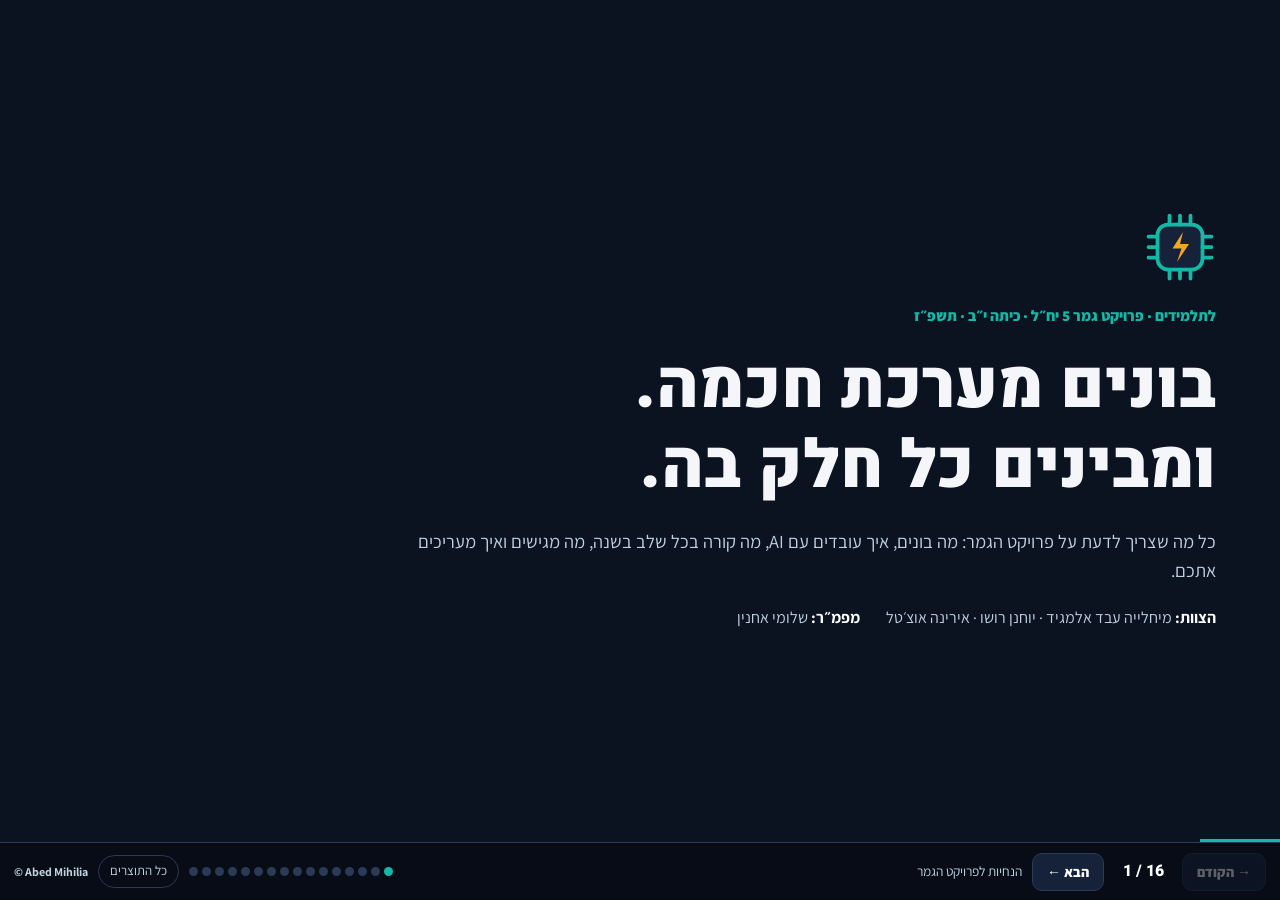
<file: guidelines-deck.html>
<!DOCTYPE html>
<html lang="he" dir="rtl">
<head>
<meta charset="utf-8">
<meta name="viewport" content="width=device-width,initial-scale=1">
<meta name="theme-color" content="#0B1220">
<meta name="description" content="מצגת אינטראקטיבית לתלמידים: הנחיות לפרויקט הגמר 5 יח״ל עם רכיב AI. מה בונים, עבודה עם AI, השנה ונקודות הבקרה, אירוע ההערכה, ספר הפרויקט וההגנה.">
<title>הנחיות לפרויקט הגמר | מגמת אלקטרוניקה ומחשבים</title>
<link rel="preconnect" href="https://fonts.googleapis.com">
<link rel="preconnect" href="https://fonts.gstatic.com" crossorigin>
<link href="https://fonts.googleapis.com/css2?family=Assistant:wght@400;600;700;800&family=Heebo:wght@500;700;800;900&display=swap" rel="stylesheet">
<link rel="stylesheet" href="deck.css">
</head>
<body data-home="hackathon.html">

<!-- 1 -->
<section class="slide dark" data-title="הנחיות לפרויקט הגמר">
 <div class="inner">
  <svg class="cover-logo rise" viewBox="0 0 48 48" aria-hidden="true"><rect x="9" y="9" width="30" height="30" rx="7" fill="#16223A" stroke="#14B8A6" stroke-width="2.5"/><g stroke="#14B8A6" stroke-width="2.5" stroke-linecap="round"><path d="M17 3v6M24 3v6M31 3v6M17 39v6M24 39v6M31 39v6M3 17h6M3 24h6M3 31h6M39 17h6M39 24h6M39 31h6"/></g><path d="M26 14l-7 11h6l-3 9 8-12h-6z" fill="#F5A524"/></svg>
  <p class="eyebrow rise" style="--i:1">לתלמידים · פרויקט גמר 5 יח״ל · כיתה י״ב · תשפ״ז</p>
  <h1 class="title rise" style="--i:2;font-size:clamp(36px,5.2vw,78px)">בונים מערכת חכמה.<br>ומבינים כל חלק בה.</h1>
  <p class="lead rise" style="--i:3;max-width:800px">כל מה שצריך לדעת על פרויקט הגמר: מה בונים, איך עובדים עם AI, מה קורה בכל שלב בשנה, מה מגישים ואיך מעריכים אתכם.</p>
  <div class="team rise" style="--i:4"><span><b>הצוות:</b> מיחלייה עבד אלמגיד · יוחנן רושו · אירינה אוצ׳טל</span><span><b>מפמ״ר:</b> שלומי אחנין</span></div>
 </div>
</section>

<!-- 2 -->
<section class="slide light" data-title="תיאור הפרויקט">
 <div class="inner">
  <p class="eyebrow rise">תיאור קצר של הפרויקט</p>
  <h2 class="title rise" style="--i:1">אתם בונים מכלול: מערכת שבה AI משפיע על החלטה</h2>
  <div class="grid2">
   <div class="card rise" style="--i:2"><h3>מה אתם עושים</h3><ul><li>מגדירים צורך ומתכננים את המערכת ואת זרימת הנתונים</li><li>בונים ובודקים כל רכיב, ומתעדים מדידות</li><li>משלבים מודל AI וקובעים איך הבקר פועל לפי התוצאה שלו</li><li>בודקים מצב תקין, מצב קצה ומצב כשל</li><li>עוברים 3 נקודות בקרה, ובהן אירוע הערכה של תקלה ושיפור</li></ul></div>
   <div class="card rise" style="--i:3;border-top-color:var(--amber)"><h3>מה מגישים בסוף</h3><ul><li><b>דגם עובד</b> של המערכת המלאה</li><li><b>ספר פרויקט</b> עם יומן עבודה כפול ונספח AI</li><li><b>הגנה</b> שבה אתם מסבירים כל חלק בעצמכם, מציעים שינויי קוד ומדגימים מדידה</li></ul></div>
  </div>
 </div>
</section>

<!-- 3 -->
<section class="slide dark" data-title="המכלול">
 <div class="inner">
  <p class="eyebrow rise">המכלול · לחצו על כל חלק</p>
  <h2 class="title rise" style="--i:1">ארבעה חלקים בשרשרת אחת</h2>
  <div class="flow rise" style="--i:2">
   <button type="button" data-target="chain" data-info="<b>חישה:</b> חיישנים או מצלמה שאוספים נתונים מהעולם. בודקים שהנתונים תקינים לפני שמעבירים אותם הלאה.<br><b>בדגם:</b> מצלמה שמצלמת את היד.">חישה<small>חיישנים, מצלמה</small></button><i>←</i>
   <button type="button" class="ai" data-target="chain" data-info="<b>רכיב AI:</b> מודל שמסווג, מזהה או חוזה, ומחזיר תוצאה ורמת ביטחון. אפשר מודל קטן על הבקר (TinyML) או מודל במחשב חיצוני.<br><b>בדגם:</b> מודל YOLO שהתלמידים אימנו מזהה 4 תנועות יד.">רכיב AI<small>סיווג, זיהוי, חיזוי</small></button><i>←</i>
   <button type="button" data-target="chain" data-info="<b>בקר:</b> מקבל את התוצאה ומחליט. <b>אתם</b> קובעים את סף הביטחון ומה קורה כשהזיהוי לא ודאי.<br><b>בדגם:</b> ESP32 שפועל רק כשהזיהוי יציב, ועוצר כשהקשר נופל.">בקר<small>החלטה ובקרה</small></button><i>←</i>
   <button type="button" data-target="chain" data-info="<b>מפעיל:</b> מה שקורה בעולם הפיזי: מנוע, ממסר, תצוגה, זמזם.<br><b>בדגם:</b> שני מנועים דרך גשר H, לדים וזמזם בנסיעה לאחור.">מפעיל<small>מנוע, ממסר, תצוגה</small></button>
  </div>
  <div class="reveal rise" id="chain" style="--i:3;font-size:1.05em"></div>
  <p class="rise" style="--i:4;color:var(--mist)"><b style="color:#fff">דוגמאות לפרויקטים:</b> מיון בקבוקי פלסטיק וזכוכית, רובוט בתנועות ידיים, חניה חכמה, התרעה על נמנום נהג.</p>
 </div>
</section>

<!-- 4 -->
<section class="slide light" data-title="מודל I">
 <div class="inner">
  <p class="eyebrow rise">מודל I · לחצו על כל חלק</p>
  <h2 class="title rise" style="--i:1">הידע שלכם בנוי כמו האות I</h2>
  <div class="grid2" style="align-items:center">
   <div class="imodel rise" style="--i:2">
    <div class="top">
     <button class="ib k-B" type="button" data-target="imi" data-info="<b>B · ידע ייחודי עם AI:</b> מודל שאימנתם בעצמכם, ושימוש מבוקר ומתועד בכלי AI לקוד ולדיבוג.<br><b>בדגם:</b> מודל זיהוי תנועות ידיים שהתלמידים אימנו."><b>B</b><span>ידע ייחודי עם AI</span></button>
     <button class="ib k-C" type="button" data-target="imi" data-info="<b>C · ידע מחוץ לתחום:</b> ענן, ממשק משתמש, אפליקציה, ניהול פרויקט, פיזיקה ועיצוב.<br><b>בדגם:</b> שרת בענן, לוח בקרה באינטרנט וניהול הקוד ב־GitHub."><b>C</b><span>ידע מחוץ לתחום</span></button>
    </div>
    <div class="stem">
     <button class="ib k-A" type="button" data-target="imi" data-info="<b>A · ידע בלי AI:</b> יסודות האלקטרוניקה והתוכנה שאתם יודעים בלי עזרה: רכיבים, מעגלים, קוד ומדידה.<br><b>בדגם:</b> גשר H, חוצץ, מרחיב יציאות I²C, מיתוג בטרנזיסטור ותכנון ספק."><b>A</b><span>ידע בלי AI</span></button>
     <button class="ib k-D" type="button" data-target="imi" data-info="<b>D · העמקה בנושא אחד:</b> בוחרים נושא אחד עד נקודת בקרה א׳, ויודעים להסביר אותו רמה אחת מתחת למה שרואים: איך זה עובד מבפנים, מה הגבולות, ואיך מדדתם.<br><b>בדגם:</b> תקשורת I²C לעומק ובקרת זרם."><b>D</b><span>העמקה</span></button>
    </div>
    <button class="ib k-E" type="button" data-target="imi" data-info="<b>הבסיס · אתיקה מקצועית ופתיחות:</b> בטיחות, פרטיות, קרדיט, תיעוד ושיתוף.<br><b>בדגם:</b> הרובוט עוצר לבד כשהקשר נופל, הווידאו נשאר במערכת, וניתן קרדיט לקוד פתוח."><b>בסיס</b><span>אתיקה מקצועית ופתיחות</span></button>
   </div>
   <div class="reveal rise" id="imi" style="--i:3;font-size:1.05em"></div>
  </div>
 </div>
</section>

<!-- 5 -->
<section class="slide dark" data-title="דרישות ותנאים">
 <div class="inner">
  <p class="eyebrow rise">דרישות המינימום · חוזר המפמ״ר</p>
  <h2 class="title rise" style="--i:1">מה המערכת חייבת לכלול</h2>
  <div class="grid3">
   <div class="dcard rise" style="--i:2"><h3>פרויקט יחיד</h3><p>בקר, רכיבי קלט ופלט, רכיבי הפעלה ושליטה, ופרוטוקול תקשורת (למשל Wi-Fi או בלוטות׳).</p></div>
   <div class="dcard rise" style="--i:3"><h3>פרויקט זוגי</h3><p>שני פרויקטים עצמאיים שמתקשרים ביניהם, ולפחות בקר אחד מחובר לאינטרנט.</p></div>
   <div class="dcard rise" style="--i:4;border-inline-start-color:var(--amber)"><h3>מה מצופה ב־5 יח״ל</h3><p>אב־טיפוס שנשען על צורך מוגדר, בקרת משוב ופרוטוקולים מתקדמים. מומלץ לשלב למידת מכונה: לבנות, לאמן ולהטמיע מודל.</p></div>
  </div>
  <div class="must rise" style="--i:5">⚠ בלי דגם עובד ובלי ספר פרויקט אי אפשר לגשת לבחינה.</div>
 </div>
</section>

<!-- 6 -->
<section class="slide light" data-title="עבודה עם AI">
 <div class="inner">
  <p class="eyebrow rise">כללי עבודה עם AI</p>
  <h2 class="title rise" style="--i:1">AI הוא כלי עבודה, לא תחליף לידע שלכם</h2>
  <div class="tabs rise" style="--i:2">
   <button type="button" data-target="ruleinfo" data-info="<b>✓ מותר ורצוי:</b><br>• להיעזר ב־AI בתכנון, בכתיבת קוד, בתיקון שגיאות ובסימולציה.<br>• לבקש כמה חלופות ולבחור ביניהן.<br>• לבנות ולאמן מודל AI כחלק מהמערכת.">✓ מותר</button>
   <button type="button" data-target="ruleinfo" data-info="<b>! חובה:</b><br>• לבדוק כל תוצר AI: מול דף נתונים, בהרצה ובמדידה.<br>• לכתוב בהנחיה ל־AI את הבקר, השפה, הפינים והמגבלות.<br>• לתעד הכול ביומן AI.<br>• לתת קרדיט לספריות, לקוד פתוח ולכלי AI.">! חובה</button>
   <button type="button" data-target="ruleinfo" data-info="<b>✗ אסור:</b><br>• להגיש קוד שאתם לא מבינים.<br>• להחליף מדידה אמיתית בתשובה של AI.<br>• להעלות לכלי AI תמונות או נתונים אישיים של אנשים בלי רשות.">✗ אסור</button>
  </div>
  <div class="reveal rise" id="ruleinfo" style="--i:3;font-size:1.1em;line-height:1.9"></div>
  <p class="rise" style="--i:4;color:var(--soft)">בהגנה תסבירו כל חלק במערכת <b style="color:var(--ink)">בעצמכם</b>, בלי AI.</p>
 </div>
</section>

<!-- 7 -->
<section class="slide dark" data-title="יומן עבודה כפול">
 <div class="inner">
  <p class="eyebrow rise">לאורך כל השנה</p>
  <h2 class="title rise" style="--i:1">יומן עבודה כפול</h2>
  <div class="grid2">
   <div class="dcard rise" style="--i:2"><h3>יומן עבודה הנדסי</h3><p>פגישות, מטרות ומה עשיתם בפועל בכל מפגש.</p></div>
   <div class="dcard rise" style="--i:3;border-inline-start-color:var(--amber)"><h3>נספח AI</h3><ul><li>ההנחיות (Prompts) המרכזיות</li><li>מה ה־AI הציע, מה בדקתם, מה תיקנתם או דחיתם ולמה</li><li>אילו חלקים פיתחתם לבד ואילו בעזרת AI</li></ul></div>
  </div>
  <div class="quote rise" style="--i:4"><b>כשמשהו לא עובד, מודדים:</b> רב־מודד, משקף תנודות (סקופ) או נתח לוגי. משווים את המדידה לקוד ולסימולציה. המנחה יכוון אתכם, אבל לא יפתור את התקלה במקומכם.</div>
 </div>
</section>

<!-- 8 -->
<section class="slide dark" data-title="השנה שלכם">
 <div class="inner">
  <p class="eyebrow rise">השנה שלכם · לחצו על כל שלב</p>
  <h2 class="title rise" style="--i:1">7 שלבים ו־3 נקודות בקרה</h2>
  <div class="timeline rise" style="--i:2">
   <button type="button" data-target="yr" data-info="<b>רעיון והצעה (ספטמבר–אוקטובר):</b> מגדירים בעיה וצורך, בודקים חלופות (גם בעזרת AI), ומגישים הצעת פרויקט לאישור."><small>ספט׳–אוק׳</small>רעיון והצעה</button>
   <button type="button" class="cp" data-target="yr" data-info="<b>נקודת בקרה א׳ · אחרי אישור התכן:</b> מציגים תרשים מלבנים וזרימת נתונים מהחיישן אל המודל ואל הבקר, חלופות שבדקתם, אילוצים, מצבי כשל ותוכנית מדידות. בוחרים את נושא ההעמקה (D)."><small>בקרה א׳</small>תכן המערכת</button>
   <button type="button" data-target="yr" data-info="<b>בנייה ובדיקה של כל רכיב (נובמבר–דצמבר):</b> קוראים דפי נתונים, בונים ובודקים כל רכיב בנפרד, ומתעדים לכל רכיב מאפיינים, תרשים, קוד הפעלה, מדידות ותקלות."><small>נוב׳–דצמ׳</small>בנייה ובדיקה</button>
   <button type="button" class="cp" data-target="yr" data-info="<b>נקודת בקרה ב׳ · במהלך האינטגרציה:</b> אירוע ההערכה. המנחה נותן לכם תקלה חדשה במערכת שלכם, ואתם מאבחנים, מתקנים בעזרת AI ומוכיחים במדידה. 30 דקות."><small>בקרה ב׳</small>אירוע ההערכה</button>
   <button type="button" data-target="yr" data-info="<b>בדיקות ומצבי קצה (ינואר–מרץ):</b> בודקים מצב תקין, מצב קצה ומצב כשל. מוודאים שהמערכת עוברת למצב בטוח כשמשהו לא ודאי."><small>ינו׳–מרץ</small>בדיקות</button>
   <button type="button" class="cp" data-target="yr" data-info="<b>נקודת בקרה ג׳ · לפני ההגנה:</b> בדיקת מצב קצה חדש, תיקון שמבוסס על נתוני אמת, הצגת התיעוד והגנה על הקוד בלי להיעזר ב־AI."><small>בקרה ג׳</small>חזרה גנרלית</button>
   <button type="button" data-target="yr" data-info="<b>הגשה, הגנה ותערוכה (אפריל–יוני):</b> מגישים את ספר הפרויקט, ניגשים להגנה עם דגם עובד ומציגים בתערוכת הפרויקטים."><small>אפר׳–יוני</small>הגנה ותערוכה</button>
  </div>
  <div class="reveal rise" id="yr" style="--i:3;font-size:1.05em"></div>
  <p class="foot rise" style="--i:4">בכל נקודת בקרה בודקים כל תלמיד בנפרד, גם בפרויקט זוגי. נקודות הבקרה לא משנות את הציון הרשמי. התאריכים המדויקים יימסרו בכיתה.</p>
 </div>
</section>

<!-- 9 -->
<section class="slide light" data-title="אירוע ההערכה">
 <div class="inner">
  <p class="eyebrow rise">נקודת בקרה ב׳ · לחצו על כל שלב</p>
  <h2 class="title rise" style="--i:1">אירוע ההערכה: תקלה ושיפור ב־30 דקות</h2>
  <div class="tabs rise" style="--i:2">
   <button type="button" data-target="evt" data-info="<b>דקות 0–5 · זיהוי הבעיה:</b> המנחה מציג כשל במערכת שלכם, למשל סיווג לא ודאי, שיבוש נתונים, או קוד שה־AI החזיר ב־C במקום MicroPython. מנסחים השערה: מה גרם לכשל ולמה.">0–5 · זיהוי</button>
   <button type="button" data-target="evt" data-info="<b>דקות 5–15 · תכנון ותיקון:</b> מבקשים מה־AI חלופות, עם הבקר, השפה, הפינים והמגבלות. בוחרים חלופה ומתקנים בקוד, בסף ההחלטה או בזרימת הנתונים.">5–15 · תיקון</button>
   <button type="button" data-target="evt" data-info="<b>דקות 15–25 · בדיקות:</b> בודקים 3 מצבים: תקין, קצה וכשל. משווים לוגים ומדידות לפני ואחרי, ומוודאים שלא תהיה הפעלה שגויה.">15–25 · בדיקות</button>
   <button type="button" data-target="evt" data-info="<b>דקות 25–30 · הסבר:</b> מסבירים בעצמכם את מקור התקלה, מה בדיוק ה־AI עשה, למה בחרתם בתיקון הזה, מה מדדתם ומה המגבלות.">25–30 · הסבר</button>
  </div>
  <div class="reveal rise" id="evt" style="--i:3;font-size:1.05em"></div>
  <div class="grid2">
   <div class="card rise" style="--i:4"><h3>מה מגישים בסוף</h3><p>קוד לפני ואחרי · לוגים ומדידות · ההנחיות המרכזיות ל־AI · טבלת 3 בדיקות · הסבר קצר לבחירה</p></div>
   <div class="card rise" style="--i:5;border-top-color:var(--amber)"><h3>איך מתכוננים</h3><p>הכירו את זרימת הנתונים במערכת, שמרו לוגים, תרגלו הנחיות מדויקות ל־AI, ודעו להפעיל את מכשירי המדידה.</p></div>
  </div>
 </div>
</section>

<!-- 10 -->
<section class="slide dark" data-title="נסו בעצמכם: אתגר לדוגמה">
 <div class="inner">
  <p class="eyebrow rise">נסו בעצמכם · אתגר לדוגמה</p>
  <h2 class="title rise" style="--i:1">המודל לא בטוח. מה הבקר עושה?</h2>
  <div class="sim rise" style="--i:2">
   <div>
    <p style="color:var(--mist)">מערכת למיון בקבוקים: המודל מחזיר "plastic" עם רמת ביטחון. הזיזו את המחוונים וראו מה הבקר מחליט.</p>
    <label for="conf">רמת הביטחון של המודל: <span class="val" id="confV">0.52</span></label>
    <input id="conf" type="range" min="0" max="1" step="0.01" value="0.52">
    <label for="thr">סף ההפעלה שאתם קובעים: <span class="val" id="thrV">0.70</span></label>
    <input id="thr" type="range" min="0.3" max="0.95" step="0.05" value="0.70">
    <pre style="direction:ltr;text-align:left;background:#070C16;border:1px solid var(--steel);border-radius:12px;padding:12px;font-size:.85em;color:#BFD0E0;overflow-x:auto;margin-top:12px" id="code"></pre>
   </div>
   <div class="decision" id="dec"><div class="big" id="decT"></div><p id="decP" style="margin-top:6px"></p></div>
  </div>
  <p class="foot rise" style="--i:3">באירוע ההערכה תצטרכו להראות קוד ומדידה, ולבדוק שהתיקון מונע מיון שגוי.</p>
 </div>
</section>

<!-- 11 -->
<section class="slide light" data-title="ספר הפרויקט">
 <div class="inner">
  <p class="eyebrow rise">ספר הפרויקט · תנאי לבחינה</p>
  <h2 class="title rise" style="--i:1">הסיפור ההנדסי של הפרויקט</h2>
  <div class="grid2" style="grid-template-columns:repeat(4,1fr)">
   <div class="card rise" style="--i:2"><h3>גוף הספר</h3><ul><li>שער והצהרת התלמיד</li><li>תוכן עניינים אוטומטי</li><li>תקציר</li><li>תרשים מלבנים</li><li>תרשים חשמלי והסברים</li><li>תוכנה מתועדת</li><li>רפלקציה, ביבליוגרפיה ונספחים</li></ul></div>
   <div class="card rise" style="--i:3"><h3>תיעוד לכל רכיב</h3><ul><li>מאפיינים טכניים</li><li>איך הוא עובד ומה תפקידו</li><li>תרשים חשמלי</li><li>קוד שמפעיל אותו</li><li>מדידות מול התיאוריה</li><li>תקלות ותמונות</li></ul></div>
   <div class="card rise" style="--i:4;border-top-color:var(--amber)"><h3>יומן ונספח AI</h3><ul><li>יומן עבודה שוטף</li><li>הנחיות מרכזיות ל־AI</li><li>ניתוח ביקורתי</li><li>מה פותח לבד ומה בעזרת AI</li></ul></div>
   <div class="card rise" style="--i:5;border-top-color:var(--steel)"><h3>עיצוב</h3><ul><li>גופנים וגדלים אחידים</li><li>כותרות ברורות</li><li>יישור לימין; קוד ואנגלית לשמאל</li><li>פיסוק נכון</li></ul></div>
  </div>
 </div>
</section>

<!-- 12 -->
<section class="slide dark" data-title="יום ההגנה">
 <div class="inner">
  <p class="eyebrow rise">יום ההגנה · כ־30 דקות · לחצו על כל שלב</p>
  <h2 class="title rise" style="--i:1">5 שלבים עם הבוחן</h2>
  <div class="tabs rise" style="--i:2">
   <button type="button" data-target="def" data-info="<b>1. הצגת הפרויקט:</b> מה הבעיה, מה המערכת עושה, תרשים המלבנים וזרימת המידע, ואיזה ידע מחוץ לאלקטרוניקה היה דרוש.">1. הצגה</button>
   <button type="button" data-target="def" data-info="<b>2. ידע הנדסי והעמקה:</b> איך פועלים הרכיבים, למה בחרתם את המתחים והחיבורים, איך עובר המידע, ושאלות עומק על נושא ההעמקה שלכם.">2. ידע והעמקה</button>
   <button type="button" data-target="def" data-info="<b>3. קוד ותוכנה:</b> הסבר של פונקציות, ההפרדה בין דרייברים ללוגיקה, והצעה לשינוי בקוד לפי דרישה חדשה של הבוחן (בלי לממש בפועל).">3. קוד</button>
   <button type="button" data-target="def" data-info="<b>4. הפעלה ובדיקות:</b> הפעלת הדגם, מדידה בפועל והסבר שיטתי איך מאתרים תקלה.">4. הפעלה</button>
   <button type="button" data-target="def" data-info="<b>5. כשירות AI, אתיקה ופתיחות:</b> איפה השתמשתם ב־AI ומה עשיתם בעצמכם, הצעת AI שלא התאימה ואיך זיהיתם, בטיחות, פרטיות וקרדיט.">5. AI ואתיקה</button>
  </div>
  <div class="reveal rise" id="def" style="--i:3;font-size:1.05em"></div>
  <div class="quote rise" style="--i:4"><b>מה מביאים:</b> דגם עובד, ספר פרויקט, מחשב עם הקוד העדכני, ונתוני מדידות ולוגים.</div>
 </div>
</section>

<!-- 13 -->
<section class="slide light" data-title="איך מעריכים אתכם">
 <div class="inner">
  <p class="eyebrow rise">איך מעריכים אתכם</p>
  <h2 class="title rise" style="--i:1">100 נקודות לפי מחוון המפמ״ר</h2>
  <div class="bars rise" style="--i:2">
   <div class="bar"><b>מורכבות ותקינות פעולה</b><span class="track"><i style="width:25%"></i></span><span class="v">25</span></div>
   <div class="bar"><b>בקיאות בנושא הפרויקט</b><span class="track"><i style="width:60%"></i></span><span class="v">60</span></div>
   <div class="bar"><b>איכות ספר הפרויקט</b><span class="track"><i style="width:15%"></i></span><span class="v">15</span></div>
  </div>
  <p class="rise" style="--i:3;color:var(--soft)">לכל קריטריון יש 4 רמות ביצוע. במחוון רואים בדיוק מה נדרש בכל רמה וכמה נקודות היא שווה.</p>
  <div class="row rise" style="--i:4"><a class="btn navy" href="rubric.html">למחוון המלא ←</a></div>
 </div>
</section>

<!-- 14 -->
<section class="slide dark" data-title="חדש במגמה: ESP32-P4">
 <div class="inner">
  <p class="eyebrow rise" style="color:var(--amber)">חדש במגמה · תוספת לפרויקט</p>
  <h2 class="title rise" style="--i:1">לוח ESP32-P4 שהתלמיד בונה בעצמו</h2>
  <div class="grid2">
   <div class="dcard rise" style="--i:2;border-inline-start-color:var(--amber)"><h3>מה זה</h3><p>לוח עם בקר ESP32-P4 ומסך, שהתלמיד מתכנן ובונה בעצמו (PCB). זו תוכנית חדשה של המפמ״ר שנמצאת עדיין בפיתוח.</p></div>
   <div class="dcard rise" style="--i:3"><h3>איך זה מתחבר לפרויקט</h3><p>בדגם, הלוח מציג וידאו חי ואת מצב הרובוט, ומשמש גם כג׳ויסטיק לשליטה ידנית. אנחנו מציגים אותו כתוספת לפרויקט, כדי להראות מה עתיד להיכנס למגמה.</p></div>
  </div>
 </div>
</section>

<!-- 15 -->
<section class="slide light" data-title="רשימת בדיקה">
 <div class="inner">
  <p class="eyebrow rise">רשימת בדיקה לפני ההגשה · סמנו מה מוכן</p>
  <h2 class="title rise" style="--i:1;font-size:clamp(24px,2.8vw,42px)">אני מוכן להגנה?</h2>
  <div class="row rise" style="--i:2;align-items:center"><div class="meter" style="flex:1"><i id="ckBar" style="width:0"></i></div><b id="ckTxt" style="direction:ltr">0/14</b></div>
  <div class="checklist rise" style="--i:3" id="ck"></div>
 </div>
</section>

<!-- 16 -->
<section class="slide teal" data-title="סיכום">
 <div class="inner" style="text-align:center;align-items:center">
  <p class="rise" style="font-weight:800">בהצלחה!</p>
  <h2 class="title rise" style="--i:1;max-width:900px">אתם בונים, בודקים ומחליטים. ה־AI עוזר.</h2>
  <p class="lead rise" style="--i:2;max-width:760px">דגם עובד · ספר פרויקט עם נספח AI · 3 נקודות בקרה · הגנה שבה אתם מסבירים הכול בעצמכם.</p>
  <div class="row rise" style="--i:3;justify-content:center"><a class="btn navy" href="guidelines.html">גרסה להדפסה</a><a class="btn ghost" href="rubric.html">המחוון</a><a class="btn ghost" href="hackathon.html">כל התוצרים</a></div>
 </div>
</section>

<script>
'use strict';
// סימולציית סף הביטחון
const conf=document.getElementById('conf'),thr=document.getElementById('thr');
function sim(){const c=+conf.value,t=+thr.value;
 document.getElementById('confV').textContent=c.toFixed(2);document.getElementById('thrV').textContent=t.toFixed(2);
 const go=c>=t,dec=document.getElementById('dec');dec.className='decision '+(go?'go':'hold');
 document.getElementById('decT').textContent=go?'ממיין: פלסטיק':'עוצר: מצב בטוח';
 document.getElementById('decP').textContent=go?`הביטחון (${c.toFixed(2)}) גבוה מהסף (${t.toFixed(2)}), ולכן הבקר מפעיל את המיון.`:`הביטחון (${c.toFixed(2)}) נמוך מהסף (${t.toFixed(2)}). הבקר לא ממיין, מצלם שוב ומחכה לזיהוי יציב.`;
 document.getElementById('code').textContent=`label, conf = model.predict(frame)   # ${c.toFixed(2)}\nTHRESHOLD = ${t.toFixed(2)}\n\nif conf >= THRESHOLD:\n    sort(label)${go?'          # ← runs now':''}\nelse:\n    hold_safe()${go?'':'          # ← runs now'}\n    retry_capture()`;}
conf.addEventListener('input',sim);thr.addEventListener('input',sim);sim();
// רשימת בדיקה
const ITEMS=['הדגם עובד מההתחלה ועד הסוף','החיווט מסודר והמערכת בתוך מארז','תרשים מלבנים ותרשים חשמלי מעודכנים','תיעוד מלא לכל רכיב בנפרד','טבלת מדידות עם הסבר','הקוד מתועד, ודרייברים נפרדים מהלוגיקה','אני יודע להסביר כל פונקציה בלי AI','אני יודע להסביר את נושא ההעמקה לעומק','יומן עבודה מעודכן','נספח AI: הנחיות, ניתוח ביקורתי ושקיפות','בדקתי מצב תקין, מצב קצה ומצב כשל','המערכת עוברת למצב בטוח כשיש בעיה','קרדיט לספריות, לקוד פתוח ולכלי AI','תוכן עניינים אוטומטי ועיצוב אחיד בספר'];
const CK='guidelines_check_v1';let done=[];try{done=JSON.parse(localStorage.getItem(CK))||[];}catch(e){}
function ck(){document.getElementById('ck').innerHTML=ITEMS.map((t,i)=>`<label class="${done.includes(i)?'done':''}"><input type="checkbox" data-i="${i}" ${done.includes(i)?'checked':''}>${t}</label>`).join('');
 document.querySelectorAll('#ck input').forEach(b=>b.addEventListener('change',()=>{const i=+b.dataset.i;done=b.checked?[...new Set([...done,i])]:done.filter(x=>x!==i);try{localStorage.setItem(CK,JSON.stringify(done));}catch(e){}ck();}));
 document.getElementById('ckBar').style.width=done.length/ITEMS.length*100+'%';document.getElementById('ckTxt').textContent=`${done.length}/${ITEMS.length}`;}
ck();
</script>
<script src="deck.js"></script>
</body>
</html>
</file>
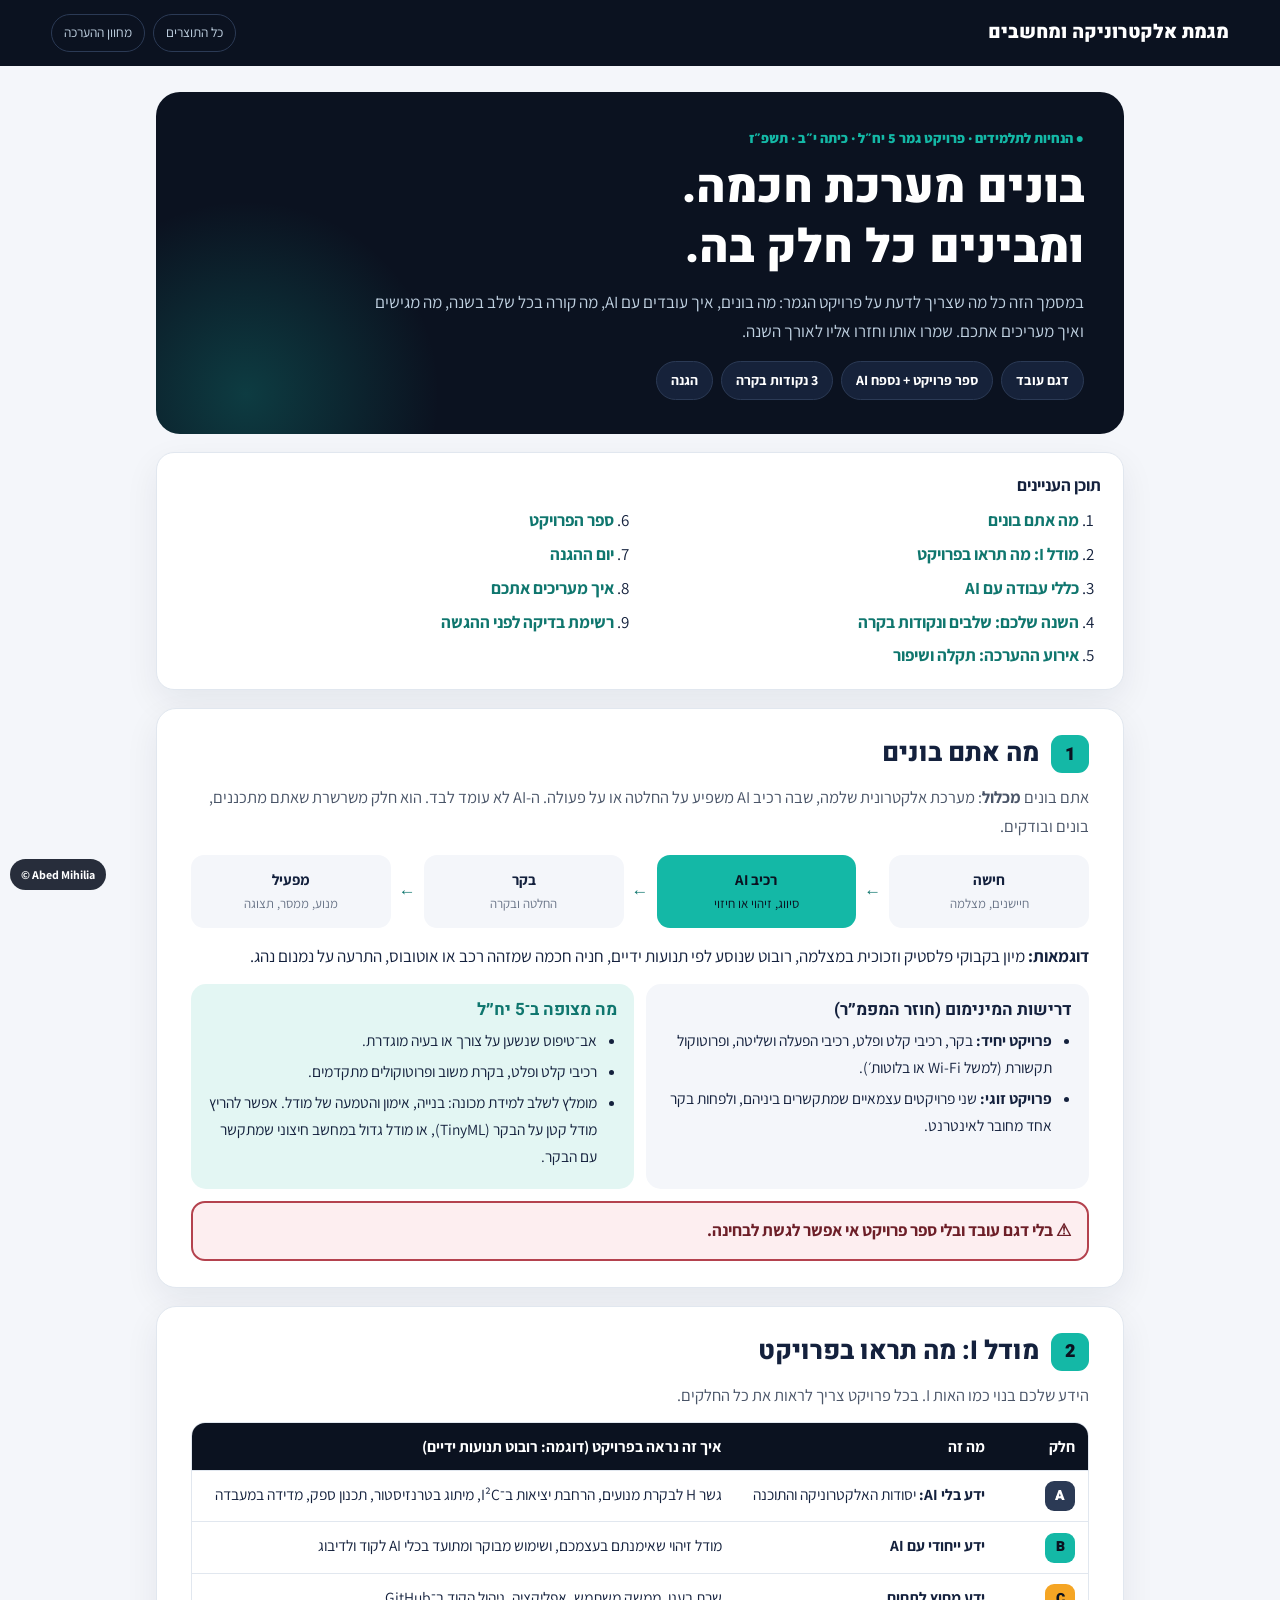
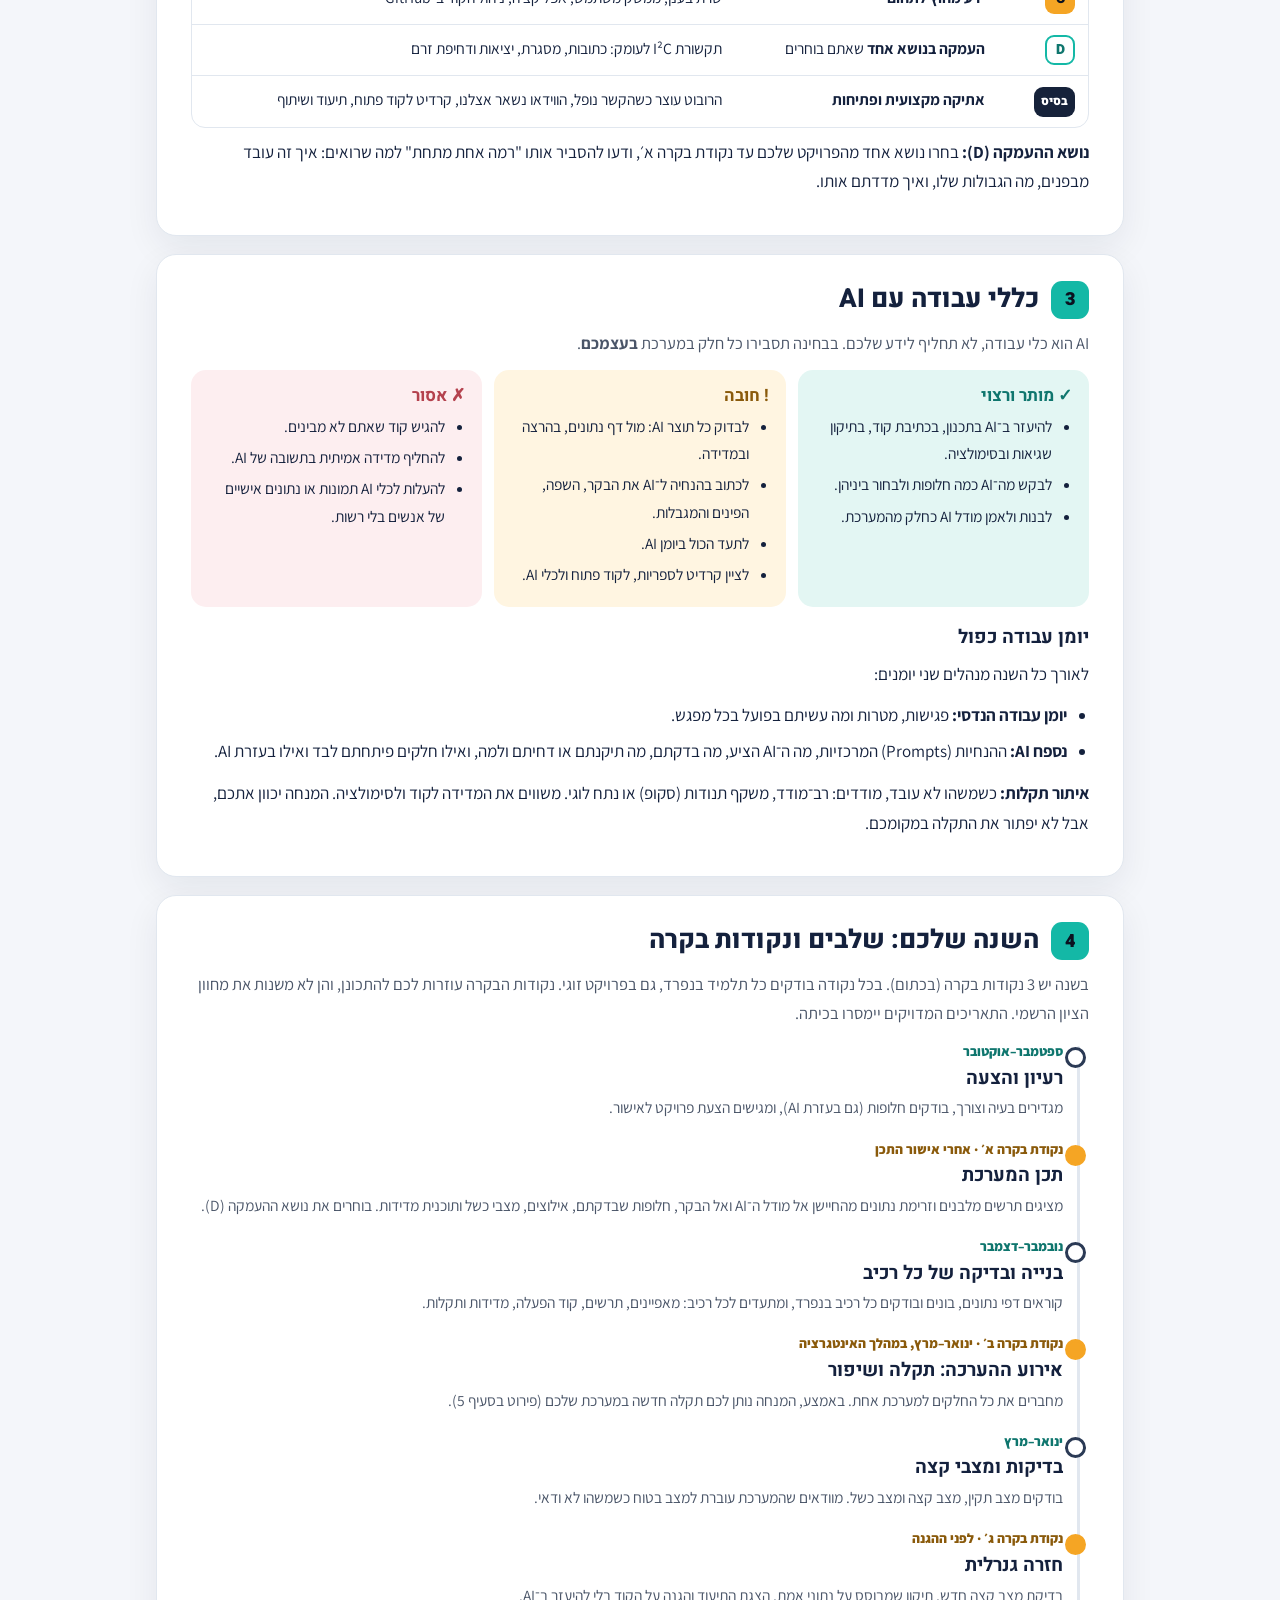
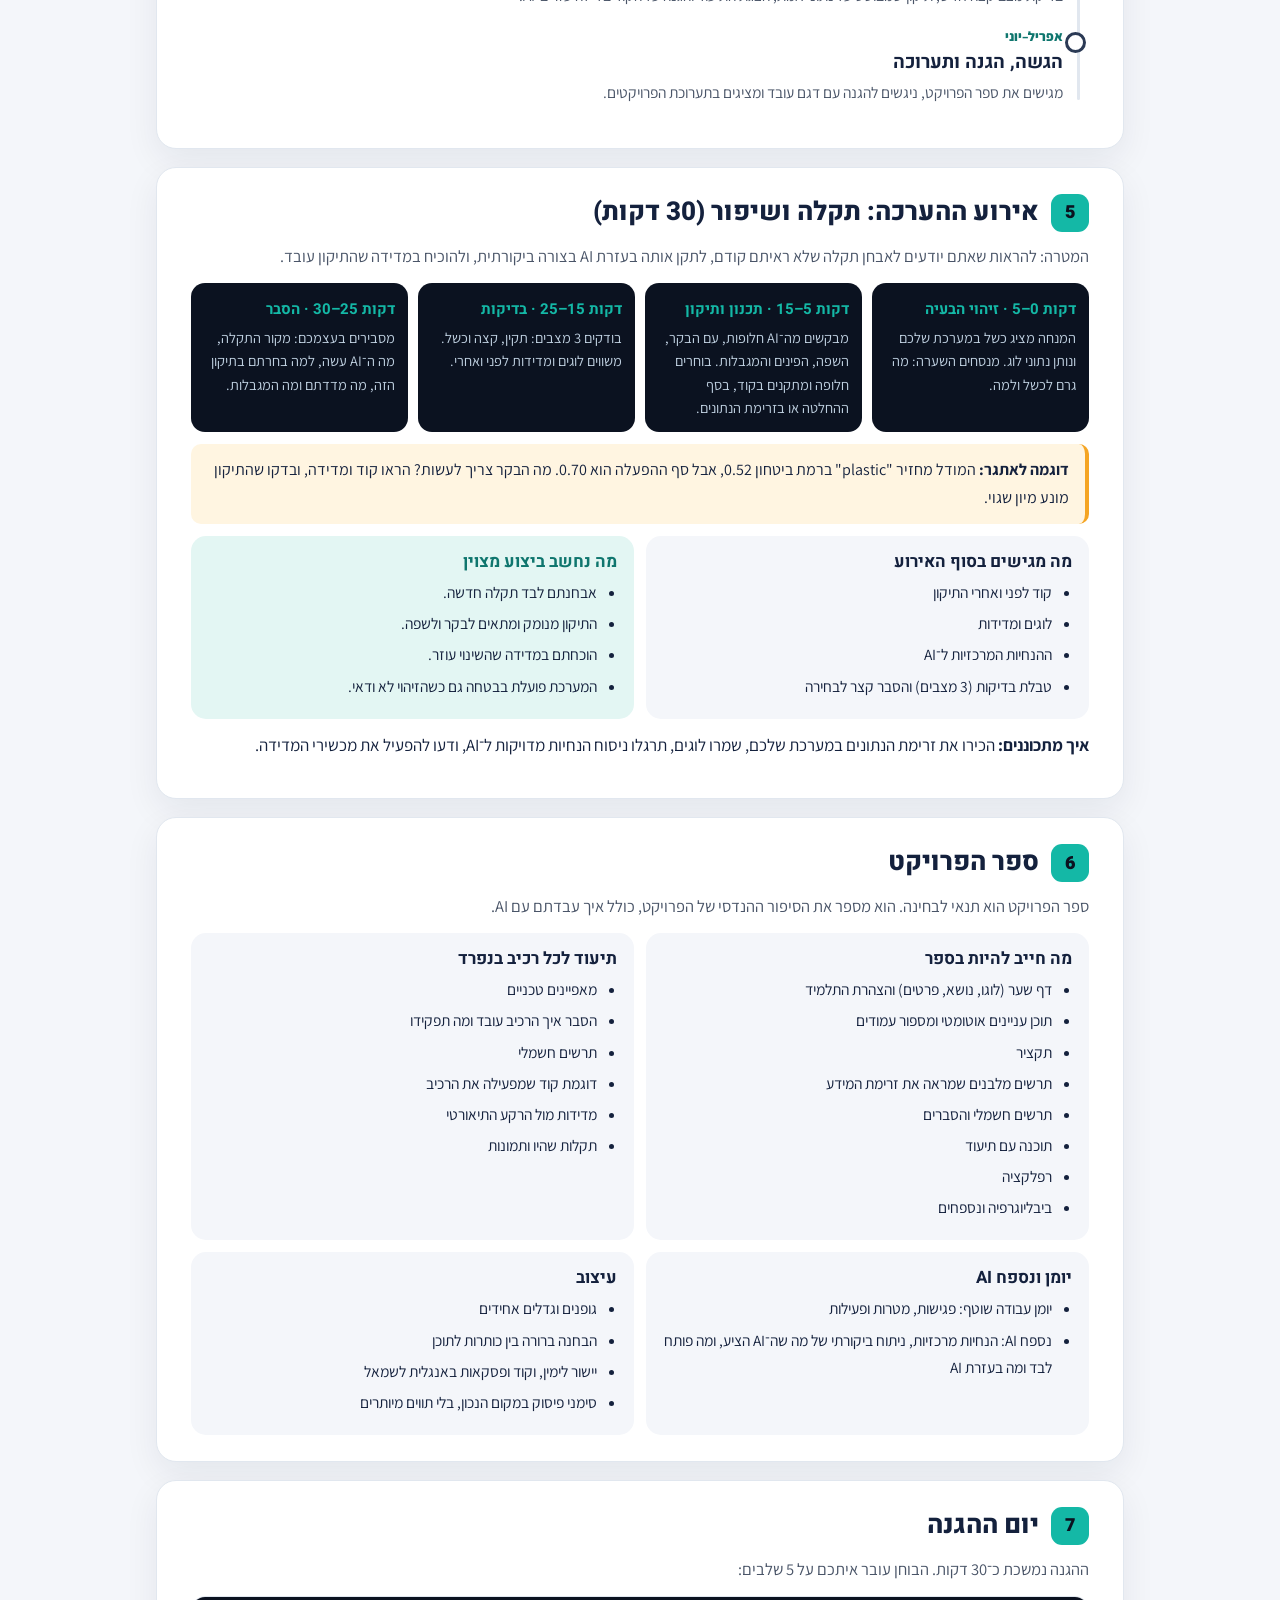
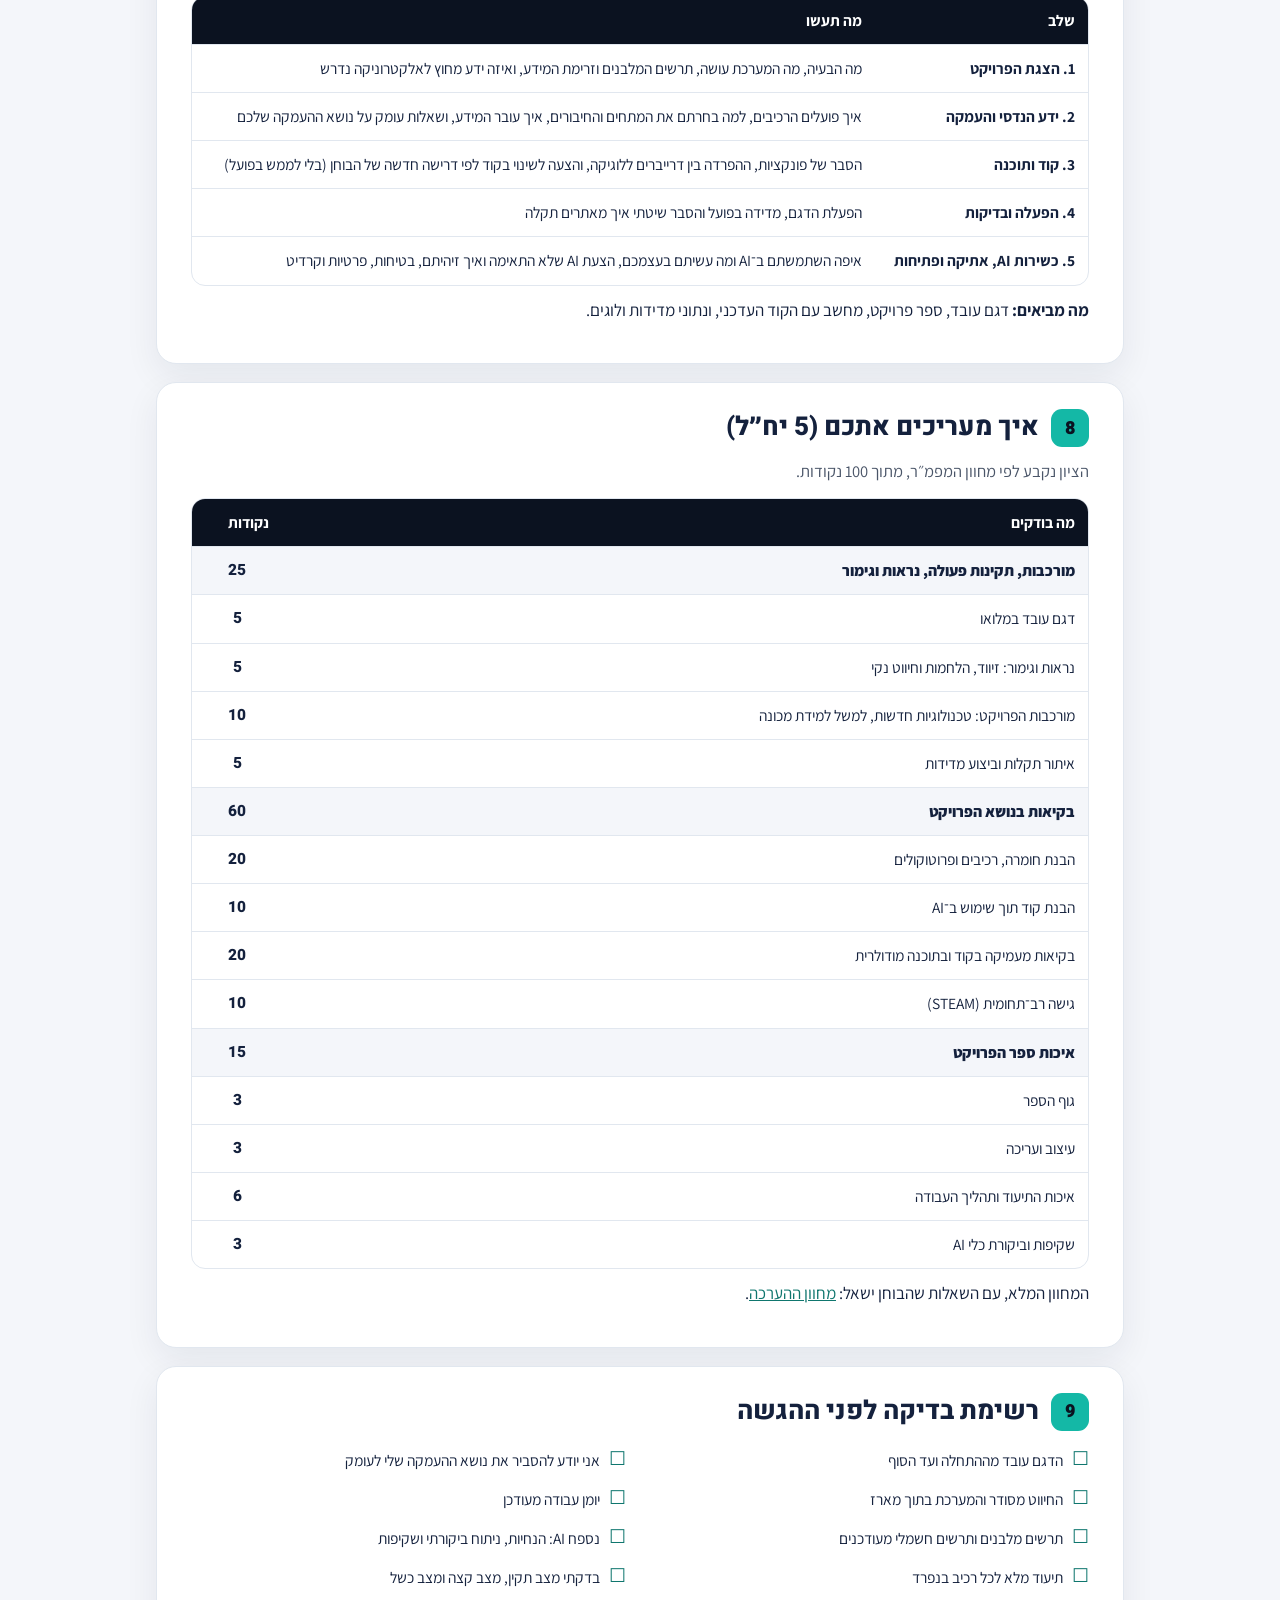
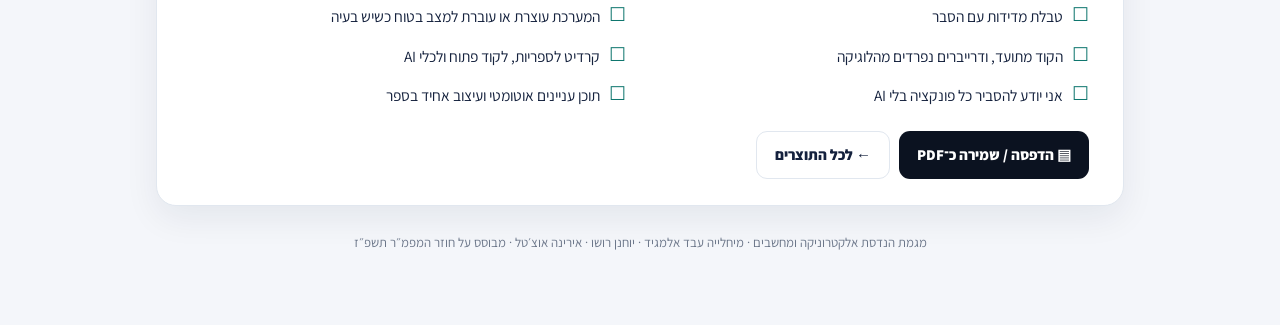
<file: guidelines.html>
<!DOCTYPE html>
<html lang="he" dir="rtl">
<head>
<meta charset="utf-8">
<meta name="viewport" content="width=device-width,initial-scale=1">
<meta name="theme-color" content="#0B1220">
<meta name="description" content="הנחיות לפרויקט הגמר לתלמידים: מערכת חכמה עם רכיב AI, 5 יח״ל, כיתה י״ב. מגמת אלקטרוניקה ומחשבים.">
<title>הנחיות לפרויקט הגמר | מגמת אלקטרוניקה ומחשבים</title>
<link rel="preconnect" href="https://fonts.googleapis.com">
<link rel="preconnect" href="https://fonts.gstatic.com" crossorigin>
<link href="https://fonts.googleapis.com/css2?family=Assistant:wght@400;600;700;800&family=Heebo:wght@500;700;800;900&display=swap" rel="stylesheet">
<style>
:root{--navy:#0B1220;--navy2:#16223A;--steel:#2B3A55;--paper:#F4F6FA;--ink:#14213D;--soft:#4A5568;--sub:#6B7689;--mist:#BFD0E0;--teal:#14B8A6;--teal-d:#0F766E;--teal-soft:#E3F6F3;--amber:#F5A524;--amber-soft:#FFF5E1;--red:#B4424E;--red-soft:#FDEEF0;--line:#E1E7EF;--shadow:0 12px 34px rgba(20,33,61,.07)}
*{box-sizing:border-box}html{scroll-behavior:smooth}
body{margin:0;background:var(--paper);color:var(--ink);font-family:Assistant,Arial,sans-serif;font-size:17px;line-height:1.75}
h1,h2,h3{font-family:Heebo,Arial,sans-serif;margin:0 0 10px;line-height:1.3}
h1{font-size:clamp(30px,4vw,46px);font-weight:900}h2{font-size:26px;font-weight:800}h3{font-size:19px;font-weight:700}
p{margin:0 0 12px}a{color:var(--teal-d)}
.ltr{direction:ltr;unicode-bidi:isolate;display:inline-block}
.header{background:var(--navy);color:#fff;padding:14px clamp(16px,4vw,60px);display:flex;justify-content:space-between;align-items:center;gap:12px;flex-wrap:wrap}
.header b{font-family:Heebo,Arial,sans-serif;font-size:19px;font-weight:900}
.header nav{display:flex;gap:8px;flex-wrap:wrap}
.header nav a{color:var(--mist);text-decoration:none;font-size:13.5px;border:1px solid var(--steel);padding:6px 12px;border-radius:30px}
.header nav a:hover{color:#fff;border-color:var(--teal)}
.wrap{max-width:1000px;margin:0 auto;padding:26px 16px 70px}
.hero{background:var(--navy);color:#fff;border-radius:24px;padding:34px clamp(20px,4vw,40px);position:relative;overflow:hidden}
.hero:before{content:"";position:absolute;left:-120px;bottom:-170px;width:420px;height:420px;border-radius:50%;background:radial-gradient(circle,rgba(20,184,166,.25),transparent 65%)}
.hero>*{position:relative}
.eyebrow{color:var(--teal);font-weight:800;font-size:14px;margin-bottom:8px}
.hero p{color:var(--mist);font-size:17px;max-width:720px}
.chips{display:flex;gap:8px;flex-wrap:wrap;margin-top:14px}
.chip{background:var(--navy2);border:1px solid var(--steel);color:#fff;border-radius:30px;padding:6px 14px;font-size:14px;font-weight:700}
.toc{background:#fff;border:1px solid var(--line);border-radius:18px;padding:18px 22px;margin:18px 0;box-shadow:var(--shadow)}
.toc ol{margin:6px 0 0;padding-inline-start:22px;columns:2;column-gap:30px}
.toc li{margin-bottom:4px}.toc a{text-decoration:none;font-weight:700}
.sec{background:#fff;border:1px solid var(--line);border-radius:20px;padding:26px clamp(18px,3.5vw,34px);margin-top:18px;box-shadow:var(--shadow)}
.sec h2{display:flex;align-items:center;gap:12px}
.num{width:38px;height:38px;flex:none;border-radius:11px;background:var(--teal);color:var(--navy);display:grid;place-items:center;font-family:Heebo,Arial,sans-serif;font-weight:900;font-size:18px}
.lead{color:var(--soft);font-size:16.5px}
ul.clean{padding-inline-start:22px;margin:0 0 12px}ul.clean li{margin-bottom:6px}
.grid2{display:grid;grid-template-columns:1fr 1fr;gap:12px}
.grid3{display:grid;grid-template-columns:repeat(3,1fr);gap:12px}
.box{border-radius:15px;padding:15px 17px;background:var(--paper)}
.box h3{font-size:17px;margin-bottom:6px}
.box.ok{background:var(--teal-soft)}.box.ok h3{color:var(--teal-d)}
.box.warn{background:var(--amber-soft)}.box.warn h3{color:#8A5A0B}
.box.no{background:var(--red-soft)}.box.no h3{color:var(--red)}
.box ul{margin:0;padding-inline-start:20px}.box li{margin-bottom:4px;font-size:15.5px}
.must{border:2px solid var(--red);background:var(--red-soft);color:#6d1f28;border-radius:14px;padding:13px 16px;font-weight:700;margin-top:12px}
.flow{display:flex;align-items:stretch;gap:8px;flex-wrap:wrap;margin:14px 0}
.flow div{flex:1;min-width:120px;border-radius:13px;padding:12px;text-align:center;background:var(--paper);font-weight:700;font-size:15px}
.flow div small{display:block;font-weight:400;color:var(--sub);font-size:13px}
.flow .ai{background:var(--teal);color:var(--navy)}.flow .ai small{color:var(--navy)}
.flow i{align-self:center;font-style:normal;color:var(--teal-d);font-weight:900}
table{border-collapse:collapse;width:100%;font-size:15.5px}
.tw{overflow-x:auto;border:1px solid var(--line);border-radius:14px;margin:10px 0}
th{background:var(--navy);color:#fff;text-align:right;padding:10px 13px;font-weight:700}
td{padding:10px 13px;border-top:1px solid var(--line);vertical-align:top}
tr.grp td{background:var(--paper);font-weight:800}
td.pts{font-family:Heebo,Arial,sans-serif;font-weight:800;text-align:center;white-space:nowrap}
.ik{display:inline-grid;place-items:center;min-width:30px;height:30px;padding:0 7px;border-radius:9px;font-family:Heebo,Arial,sans-serif;font-weight:900;font-size:14px}
.k-B{background:var(--teal);color:var(--navy)}.k-C{background:var(--amber);color:var(--navy)}.k-A{background:var(--steel);color:#fff}.k-D{background:#fff;color:var(--teal-d);border:2px solid var(--teal)}.k-E{background:var(--navy2);color:#fff;font-size:12px}
.timeline{position:relative;margin:8px 0 0;padding-inline-start:26px}
.timeline:before{content:"";position:absolute;inset-inline-start:9px;top:6px;bottom:6px;width:3px;background:var(--line);border-radius:3px}
.step{position:relative;margin-bottom:16px}
.step:before{content:"";position:absolute;inset-inline-start:-23px;top:7px;width:15px;height:15px;border-radius:50%;background:#fff;border:3px solid var(--steel)}
.step.cp:before{background:var(--amber);border-color:var(--amber)}
.step .when{font-size:13.5px;font-weight:800;color:var(--teal-d)}
.step.cp .when{color:#8A5A0B}
.step h3{margin:2px 0 4px}
.step p{font-size:15.5px;color:var(--soft);margin:0}
.event{display:grid;grid-template-columns:repeat(4,1fr);gap:10px;margin:12px 0}
.event div{background:var(--navy);color:#fff;border-radius:14px;padding:13px}
.event b{display:block;color:var(--teal);font-family:Heebo,Arial,sans-serif;font-size:15px}
.event span{font-size:14.5px;color:var(--mist);line-height:1.6;display:block;margin-top:4px}
.quote{border-inline-start:4px solid var(--amber);background:var(--amber-soft);border-radius:10px;padding:12px 16px;margin:12px 0;font-size:16px}
.check{list-style:none;padding:0;margin:0;columns:2;column-gap:28px}
.check li{break-inside:avoid;padding:6px 0 6px;display:flex;gap:9px;align-items:flex-start;font-size:15.5px}
.check li:before{content:"☐";color:var(--teal-d);font-size:19px;line-height:1.2}
.btn{display:inline-flex;align-items:center;gap:7px;background:var(--navy);color:#fff;border-radius:11px;padding:10px 18px;font-weight:800;text-decoration:none;font-size:15px;border:0;cursor:pointer;font-family:inherit}
.btn.light{background:#fff;color:var(--ink);border:1px solid var(--line)}
.actions{display:flex;gap:9px;flex-wrap:wrap;margin-top:16px}
.footer{text-align:center;color:var(--sub);font-size:13px;margin-top:26px}
.credit{position:fixed;bottom:10px;left:10px;z-index:25;background:var(--navy);color:#fff;font-size:12px;font-weight:700;padding:5px 11px;border-radius:20px;opacity:.88;direction:ltr}
@media(max-width:760px){body{font-size:16px}.grid2,.grid3{grid-template-columns:1fr}.event{grid-template-columns:1fr 1fr}.toc ol,.check{columns:1}.header nav{display:none}}
@media(max-width:440px){.event{grid-template-columns:1fr}}
@media print{body{background:#fff;font-size:12.5px}.header nav,.actions,.credit,.toc{display:none!important}.sec,.hero{box-shadow:none;break-inside:avoid-page}.hero{background:#fff;color:#000;border:2px solid #000}.hero p{color:#333}.chip{background:#fff;color:#000}th{background:#e9edf2!important;color:#000}.event div{background:#fff;color:#000;border:1px solid #999}.event span{color:#333}*{-webkit-print-color-adjust:exact;print-color-adjust:exact}}
</style>
</head>
<body>
<header class="header"><b>מגמת אלקטרוניקה ומחשבים</b><nav><a href="hackathon.html">כל התוצרים</a><a href="megama.html">מחוון ההערכה</a></nav></header>
<div class="wrap">

<section class="hero">
 <div class="eyebrow">● הנחיות לתלמידים · פרויקט גמר 5 יח״ל · כיתה י״ב · תשפ״ז</div>
 <h1>בונים מערכת חכמה.<br>ומבינים כל חלק בה.</h1>
 <p>במסמך הזה כל מה שצריך לדעת על פרויקט הגמר: מה בונים, איך עובדים עם AI, מה קורה בכל שלב בשנה, מה מגישים ואיך מעריכים אתכם. שמרו אותו וחזרו אליו לאורך השנה.</p>
 <div class="chips"><span class="chip">דגם עובד</span><span class="chip">ספר פרויקט + נספח AI</span><span class="chip">3 נקודות בקרה</span><span class="chip">הגנה</span></div>
</section>

<nav class="toc" aria-label="תוכן העניינים"><b>תוכן העניינים</b><ol>
 <li><a href="#build">מה אתם בונים</a></li><li><a href="#imodel">מודל I: מה תראו בפרויקט</a></li><li><a href="#ai">כללי עבודה עם AI</a></li><li><a href="#year">השנה שלכם: שלבים ונקודות בקרה</a></li><li><a href="#event">אירוע ההערכה: תקלה ושיפור</a></li><li><a href="#book">ספר הפרויקט</a></li><li><a href="#defense">יום ההגנה</a></li><li><a href="#grade">איך מעריכים אתכם</a></li><li><a href="#checklist">רשימת בדיקה לפני ההגשה</a></li>
</ol></nav>

<section class="sec" id="build">
 <h2><span class="num">1</span>מה אתם בונים</h2>
 <p class="lead">אתם בונים <b>מכלול</b>: מערכת אלקטרונית שלמה, שבה רכיב AI משפיע על החלטה או על פעולה. ה-AI לא עומד לבד. הוא חלק משרשרת שאתם מתכננים, בונים ובודקים.</p>
 <div class="flow"><div>חישה<small>חיישנים, מצלמה</small></div><i>←</i><div class="ai">רכיב AI<small>סיווג, זיהוי או חיזוי</small></div><i>←</i><div>בקר<small>החלטה ובקרה</small></div><i>←</i><div>מפעיל<small>מנוע, ממסר, תצוגה</small></div></div>
 <p><b>דוגמאות:</b> מיון בקבוקי פלסטיק וזכוכית במצלמה, רובוט שנוסע לפי תנועות ידיים, חניה חכמה שמזהה רכב או אוטובוס, התרעה על נמנום נהג.</p>
 <div class="grid2">
  <div class="box"><h3>דרישות המינימום (חוזר המפמ״ר)</h3><ul>
   <li><b>פרויקט יחיד:</b> בקר, רכיבי קלט ופלט, רכיבי הפעלה ושליטה, ופרוטוקול תקשורת (למשל Wi-Fi או בלוטות׳).</li>
   <li><b>פרויקט זוגי:</b> שני פרויקטים עצמאיים שמתקשרים ביניהם, ולפחות בקר אחד מחובר לאינטרנט.</li>
  </ul></div>
  <div class="box ok"><h3>מה מצופה ב־5 יח״ל</h3><ul>
   <li>אב־טיפוס שנשען על צורך או בעיה מוגדרת.</li>
   <li>רכיבי קלט ופלט, בקרת משוב ופרוטוקולים מתקדמים.</li>
   <li>מומלץ לשלב למידת מכונה: בנייה, אימון והטמעה של מודל. אפשר להריץ מודל קטן על הבקר (TinyML), או מודל גדול במחשב חיצוני שמתקשר עם הבקר.</li>
  </ul></div>
 </div>
 <div class="must">⚠ בלי דגם עובד ובלי ספר פרויקט אי אפשר לגשת לבחינה.</div>
</section>

<section class="sec" id="imodel">
 <h2><span class="num">2</span>מודל I: מה תראו בפרויקט</h2>
 <p class="lead">הידע שלכם בנוי כמו האות I. בכל פרויקט צריך לראות את כל החלקים.</p>
 <div class="tw"><table>
  <tr><th style="width:90px">חלק</th><th>מה זה</th><th>איך זה נראה בפרויקט (דוגמה: רובוט תנועות ידיים)</th></tr>
  <tr><td><span class="ik k-A">A</span></td><td><b>ידע בלי AI:</b> יסודות האלקטרוניקה והתוכנה</td><td>גשר H לבקרת מנועים, הרחבת יציאות ב־I²C, מיתוג בטרנזיסטור, תכנון ספק, מדידה במעבדה</td></tr>
  <tr><td><span class="ik k-B">B</span></td><td><b>ידע ייחודי עם AI</b></td><td>מודל זיהוי שאימנתם בעצמכם, ושימוש מבוקר ומתועד בכלי AI לקוד ולדיבוג</td></tr>
  <tr><td><span class="ik k-C">C</span></td><td><b>ידע מחוץ לתחום</b></td><td>שרת בענן, ממשק משתמש, אפליקציה, ניהול הקוד ב־GitHub</td></tr>
  <tr><td><span class="ik k-D">D</span></td><td><b>העמקה בנושא אחד</b> שאתם בוחרים</td><td>תקשורת I²C לעומק: כתובות, מסגרת, יציאות ודחיפת זרם</td></tr>
  <tr><td><span class="ik k-E">בסיס</span></td><td><b>אתיקה מקצועית ופתיחות</b></td><td>הרובוט עוצר כשהקשר נופל, הווידאו נשאר אצלנו, קרדיט לקוד פתוח, תיעוד ושיתוף</td></tr>
 </table></div>
 <p><b>נושא ההעמקה (D):</b> בחרו נושא אחד מהפרויקט שלכם עד נקודת בקרה א׳, ודעו להסביר אותו "רמה אחת מתחת" למה שרואים: איך זה עובד מבפנים, מה הגבולות שלו, ואיך מדדתם אותו.</p>
</section>

<section class="sec" id="ai">
 <h2><span class="num">3</span>כללי עבודה עם AI</h2>
 <p class="lead">AI הוא כלי עבודה, לא תחליף לידע שלכם. בבחינה תסבירו כל חלק במערכת <b>בעצמכם</b>.</p>
 <div class="grid3">
  <div class="box ok"><h3>✓ מותר ורצוי</h3><ul><li>להיעזר ב־AI בתכנון, בכתיבת קוד, בתיקון שגיאות ובסימולציה.</li><li>לבקש מה־AI כמה חלופות ולבחור ביניהן.</li><li>לבנות ולאמן מודל AI כחלק מהמערכת.</li></ul></div>
  <div class="box warn"><h3>! חובה</h3><ul><li>לבדוק כל תוצר AI: מול דף נתונים, בהרצה ובמדידה.</li><li>לכתוב בהנחיה ל־AI את הבקר, השפה, הפינים והמגבלות.</li><li>לתעד הכול ביומן AI.</li><li>לציין קרדיט לספריות, לקוד פתוח ולכלי AI.</li></ul></div>
  <div class="box no"><h3>✗ אסור</h3><ul><li>להגיש קוד שאתם לא מבינים.</li><li>להחליף מדידה אמיתית בתשובה של AI.</li><li>להעלות לכלי AI תמונות או נתונים אישיים של אנשים בלי רשות.</li></ul></div>
 </div>
 <h3 style="margin-top:18px">יומן עבודה כפול</h3>
 <p>לאורך כל השנה מנהלים שני יומנים:</p>
 <ul class="clean">
  <li><b>יומן עבודה הנדסי:</b> פגישות, מטרות ומה עשיתם בפועל בכל מפגש.</li>
  <li><b>נספח AI:</b> ההנחיות (Prompts) המרכזיות, מה ה־AI הציע, מה בדקתם, מה תיקנתם או דחיתם ולמה, ואילו חלקים פיתחתם לבד ואילו בעזרת AI.</li>
 </ul>
 <p><b>איתור תקלות:</b> כשמשהו לא עובד, מודדים: רב־מודד, משקף תנודות (סקופ) או נתח לוגי. משווים את המדידה לקוד ולסימולציה. המנחה יכוון אתכם, אבל לא יפתור את התקלה במקומכם.</p>
</section>

<section class="sec" id="year">
 <h2><span class="num">4</span>השנה שלכם: שלבים ונקודות בקרה</h2>
 <p class="lead">בשנה יש 3 נקודות בקרה (בכתום). בכל נקודה בודקים כל תלמיד בנפרד, גם בפרויקט זוגי. נקודות הבקרה עוזרות לכם להתכונן, והן לא משנות את מחוון הציון הרשמי. התאריכים המדויקים יימסרו בכיתה.</p>
 <div class="timeline">
  <div class="step"><div class="when">ספטמבר–אוקטובר</div><h3>רעיון והצעה</h3><p>מגדירים בעיה וצורך, בודקים חלופות (גם בעזרת AI), ומגישים הצעת פרויקט לאישור.</p></div>
  <div class="step cp"><div class="when">נקודת בקרה א׳ · אחרי אישור התכן</div><h3>תכן המערכת</h3><p>מציגים תרשים מלבנים וזרימת נתונים מהחיישן אל מודל ה־AI ואל הבקר, חלופות שבדקתם, אילוצים, מצבי כשל ותוכנית מדידות. בוחרים את נושא ההעמקה (D).</p></div>
  <div class="step"><div class="when">נובמבר–דצמבר</div><h3>בנייה ובדיקה של כל רכיב</h3><p>קוראים דפי נתונים, בונים ובודקים כל רכיב בנפרד, ומתעדים לכל רכיב: מאפיינים, תרשים, קוד הפעלה, מדידות ותקלות.</p></div>
  <div class="step cp"><div class="when">נקודת בקרה ב׳ · ינואר–מרץ, במהלך האינטגרציה</div><h3>אירוע ההערכה: תקלה ושיפור</h3><p>מחברים את כל החלקים למערכת אחת. באמצע, המנחה נותן לכם תקלה חדשה במערכת שלכם (פירוט בסעיף 5).</p></div>
  <div class="step"><div class="when">ינואר–מרץ</div><h3>בדיקות ומצבי קצה</h3><p>בודקים מצב תקין, מצב קצה ומצב כשל. מוודאים שהמערכת עוברת למצב בטוח כשמשהו לא ודאי.</p></div>
  <div class="step cp"><div class="when">נקודת בקרה ג׳ · לפני ההגנה</div><h3>חזרה גנרלית</h3><p>בדיקת מצב קצה חדש, תיקון שמבוסס על נתוני אמת, הצגת התיעוד והגנה על הקוד בלי להיעזר ב־AI.</p></div>
  <div class="step"><div class="when">אפריל–יוני</div><h3>הגשה, הגנה ותערוכה</h3><p>מגישים את ספר הפרויקט, ניגשים להגנה עם דגם עובד ומציגים בתערוכת הפרויקטים.</p></div>
 </div>
</section>

<section class="sec" id="event">
 <h2><span class="num">5</span>אירוע ההערכה: תקלה ושיפור (30 דקות)</h2>
 <p class="lead">המטרה: להראות שאתם יודעים לאבחן תקלה שלא ראיתם קודם, לתקן אותה בעזרת AI בצורה ביקורתית, ולהוכיח במדידה שהתיקון עובד.</p>
 <div class="event">
  <div><b>דקות 0–5 · זיהוי הבעיה</b><span>המנחה מציג כשל במערכת שלכם ונותן נתוני לוג. מנסחים השערה: מה גרם לכשל ולמה.</span></div>
  <div><b>דקות 5–15 · תכנון ותיקון</b><span>מבקשים מה־AI חלופות, עם הבקר, השפה, הפינים והמגבלות. בוחרים חלופה ומתקנים בקוד, בסף ההחלטה או בזרימת הנתונים.</span></div>
  <div><b>דקות 15–25 · בדיקות</b><span>בודקים 3 מצבים: תקין, קצה וכשל. משווים לוגים ומדידות לפני ואחרי.</span></div>
  <div><b>דקות 25–30 · הסבר</b><span>מסבירים בעצמכם: מקור התקלה, מה ה־AI עשה, למה בחרתם בתיקון הזה, מה מדדתם ומה המגבלות.</span></div>
 </div>
 <div class="quote"><b>דוגמה לאתגר:</b> המודל מחזיר "plastic" ברמת ביטחון 0.52, אבל סף ההפעלה הוא 0.70. מה הבקר צריך לעשות? הראו קוד ומדידה, ובדקו שהתיקון מונע מיון שגוי.</div>
 <div class="grid2">
  <div class="box"><h3>מה מגישים בסוף האירוע</h3><ul><li>קוד לפני ואחרי התיקון</li><li>לוגים ומדידות</li><li>ההנחיות המרכזיות ל־AI</li><li>טבלת בדיקות (3 מצבים) והסבר קצר לבחירה</li></ul></div>
  <div class="box ok"><h3>מה נחשב ביצוע מצוין</h3><ul><li>אבחנתם לבד תקלה חדשה.</li><li>התיקון מנומק ומתאים לבקר ולשפה.</li><li>הוכחתם במדידה שהשינוי עוזר.</li><li>המערכת פועלת בבטחה גם כשהזיהוי לא ודאי.</li></ul></div>
 </div>
 <p style="margin-top:12px"><b>איך מתכוננים:</b> הכירו את זרימת הנתונים במערכת שלכם, שמרו לוגים, תרגלו ניסוח הנחיות מדויקות ל־AI, ודעו להפעיל את מכשירי המדידה.</p>
</section>

<section class="sec" id="book">
 <h2><span class="num">6</span>ספר הפרויקט</h2>
 <p class="lead">ספר הפרויקט הוא תנאי לבחינה. הוא מספר את הסיפור ההנדסי של הפרויקט, כולל איך עבדתם עם AI.</p>
 <div class="grid2">
  <div class="box"><h3>מה חייב להיות בספר</h3><ul>
   <li>דף שער (לוגו, נושא, פרטים) והצהרת התלמיד</li><li>תוכן עניינים אוטומטי ומספור עמודים</li><li>תקציר</li><li>תרשים מלבנים שמראה את זרימת המידע</li><li>תרשים חשמלי והסברים</li><li>תוכנה עם תיעוד</li><li>רפלקציה</li><li>ביבליוגרפיה ונספחים</li></ul></div>
  <div class="box"><h3>תיעוד לכל רכיב בנפרד</h3><ul>
   <li>מאפיינים טכניים</li><li>הסבר איך הרכיב עובד ומה תפקידו</li><li>תרשים חשמלי</li><li>דוגמת קוד שמפעילה את הרכיב</li><li>מדידות מול הרקע התיאורטי</li><li>תקלות שהיו ותמונות</li></ul></div>
  <div class="box"><h3>יומן ונספח AI</h3><ul><li>יומן עבודה שוטף: פגישות, מטרות ופעילות</li><li>נספח AI: הנחיות מרכזיות, ניתוח ביקורתי של מה שה־AI הציע, ומה פותח לבד ומה בעזרת AI</li></ul></div>
  <div class="box"><h3>עיצוב</h3><ul><li>גופנים וגדלים אחידים</li><li>הבחנה ברורה בין כותרות לתוכן</li><li>יישור לימין, וקוד ופסקאות באנגלית לשמאל</li><li>סימני פיסוק במקום הנכון, בלי תווים מיותרים</li></ul></div>
 </div>
</section>

<section class="sec" id="defense">
 <h2><span class="num">7</span>יום ההגנה</h2>
 <p class="lead">ההגנה נמשכת כ־30 דקות. הבוחן עובר איתכם על 5 שלבים:</p>
 <div class="tw"><table>
  <tr><th>שלב</th><th>מה תעשו</th></tr>
  <tr><td><b>1. הצגת הפרויקט</b></td><td>מה הבעיה, מה המערכת עושה, תרשים המלבנים וזרימת המידע, ואיזה ידע מחוץ לאלקטרוניקה נדרש</td></tr>
  <tr><td><b>2. ידע הנדסי והעמקה</b></td><td>איך פועלים הרכיבים, למה בחרתם את המתחים והחיבורים, איך עובר המידע, ושאלות עומק על נושא ההעמקה שלכם</td></tr>
  <tr><td><b>3. קוד ותוכנה</b></td><td>הסבר של פונקציות, ההפרדה בין דרייברים ללוגיקה, והצעה לשינוי בקוד לפי דרישה חדשה של הבוחן (בלי לממש בפועל)</td></tr>
  <tr><td><b>4. הפעלה ובדיקות</b></td><td>הפעלת הדגם, מדידה בפועל והסבר שיטתי איך מאתרים תקלה</td></tr>
  <tr><td><b>5. כשירות AI, אתיקה ופתיחות</b></td><td>איפה השתמשתם ב־AI ומה עשיתם בעצמכם, הצעת AI שלא התאימה ואיך זיהיתם, בטיחות, פרטיות וקרדיט</td></tr>
 </table></div>
 <p><b>מה מביאים:</b> דגם עובד, ספר פרויקט, מחשב עם הקוד העדכני, ונתוני מדידות ולוגים.</p>
</section>

<section class="sec" id="grade">
 <h2><span class="num">8</span>איך מעריכים אתכם (5 יח״ל)</h2>
 <p class="lead">הציון נקבע לפי מחוון המפמ״ר, מתוך 100 נקודות.</p>
 <div class="tw"><table>
  <tr><th>מה בודקים</th><th style="width:90px">נקודות</th></tr>
  <tr class="grp"><td>מורכבות, תקינות פעולה, נראות וגימור</td><td class="pts">25</td></tr>
  <tr><td>דגם עובד במלואו</td><td class="pts">5</td></tr><tr><td>נראות וגימור: זיווד, הלחמות וחיווט נקי</td><td class="pts">5</td></tr><tr><td>מורכבות הפרויקט: טכנולוגיות חדשות, למשל למידת מכונה</td><td class="pts">10</td></tr><tr><td>איתור תקלות וביצוע מדידות</td><td class="pts">5</td></tr>
  <tr class="grp"><td>בקיאות בנושא הפרויקט</td><td class="pts">60</td></tr>
  <tr><td>הבנת חומרה, רכיבים ופרוטוקולים</td><td class="pts">20</td></tr><tr><td>הבנת קוד תוך שימוש ב־AI</td><td class="pts">10</td></tr><tr><td>בקיאות מעמיקה בקוד ובתוכנה מודולרית</td><td class="pts">20</td></tr><tr><td>גישה רב־תחומית (STEAM)</td><td class="pts">10</td></tr>
  <tr class="grp"><td>איכות ספר הפרויקט</td><td class="pts">15</td></tr>
  <tr><td>גוף הספר</td><td class="pts">3</td></tr><tr><td>עיצוב ועריכה</td><td class="pts">3</td></tr><tr><td>איכות התיעוד ותהליך העבודה</td><td class="pts">6</td></tr><tr><td>שקיפות וביקורת כלי AI</td><td class="pts">3</td></tr>
 </table></div>
 <p>המחוון המלא, עם השאלות שהבוחן ישאל: <a href="megama.html">מחוון ההערכה</a>.</p>
</section>

<section class="sec" id="checklist">
 <h2><span class="num">9</span>רשימת בדיקה לפני ההגשה</h2>
 <ul class="check">
  <li>הדגם עובד מההתחלה ועד הסוף</li><li>החיווט מסודר והמערכת בתוך מארז</li><li>תרשים מלבנים ותרשים חשמלי מעודכנים</li><li>תיעוד מלא לכל רכיב בנפרד</li><li>טבלת מדידות עם הסבר</li><li>הקוד מתועד, ודרייברים נפרדים מהלוגיקה</li><li>אני יודע להסביר כל פונקציה בלי AI</li><li>אני יודע להסביר את נושא ההעמקה שלי לעומק</li><li>יומן עבודה מעודכן</li><li>נספח AI: הנחיות, ניתוח ביקורתי ושקיפות</li><li>בדקתי מצב תקין, מצב קצה ומצב כשל</li><li>המערכת עוצרת או עוברת למצב בטוח כשיש בעיה</li><li>קרדיט לספריות, לקוד פתוח ולכלי AI</li><li>תוכן עניינים אוטומטי ועיצוב אחיד בספר</li>
 </ul>
 <div class="actions"><button class="btn" type="button" onclick="window.print()">▤ הדפסה / שמירה כ־PDF</button><a class="btn light" href="hackathon.html">← לכל התוצרים</a></div>
</section>

<div class="footer">מגמת הנדסת אלקטרוניקה ומחשבים · מיחלייה עבד אלמגיד · יוחנן רושו · אירינה אוצ׳טל · מבוסס על חוזר המפמ״ר תשפ״ז</div>
</div>
<div class="credit">© Abed Mihilia</div>
</body>
</html>
</file>
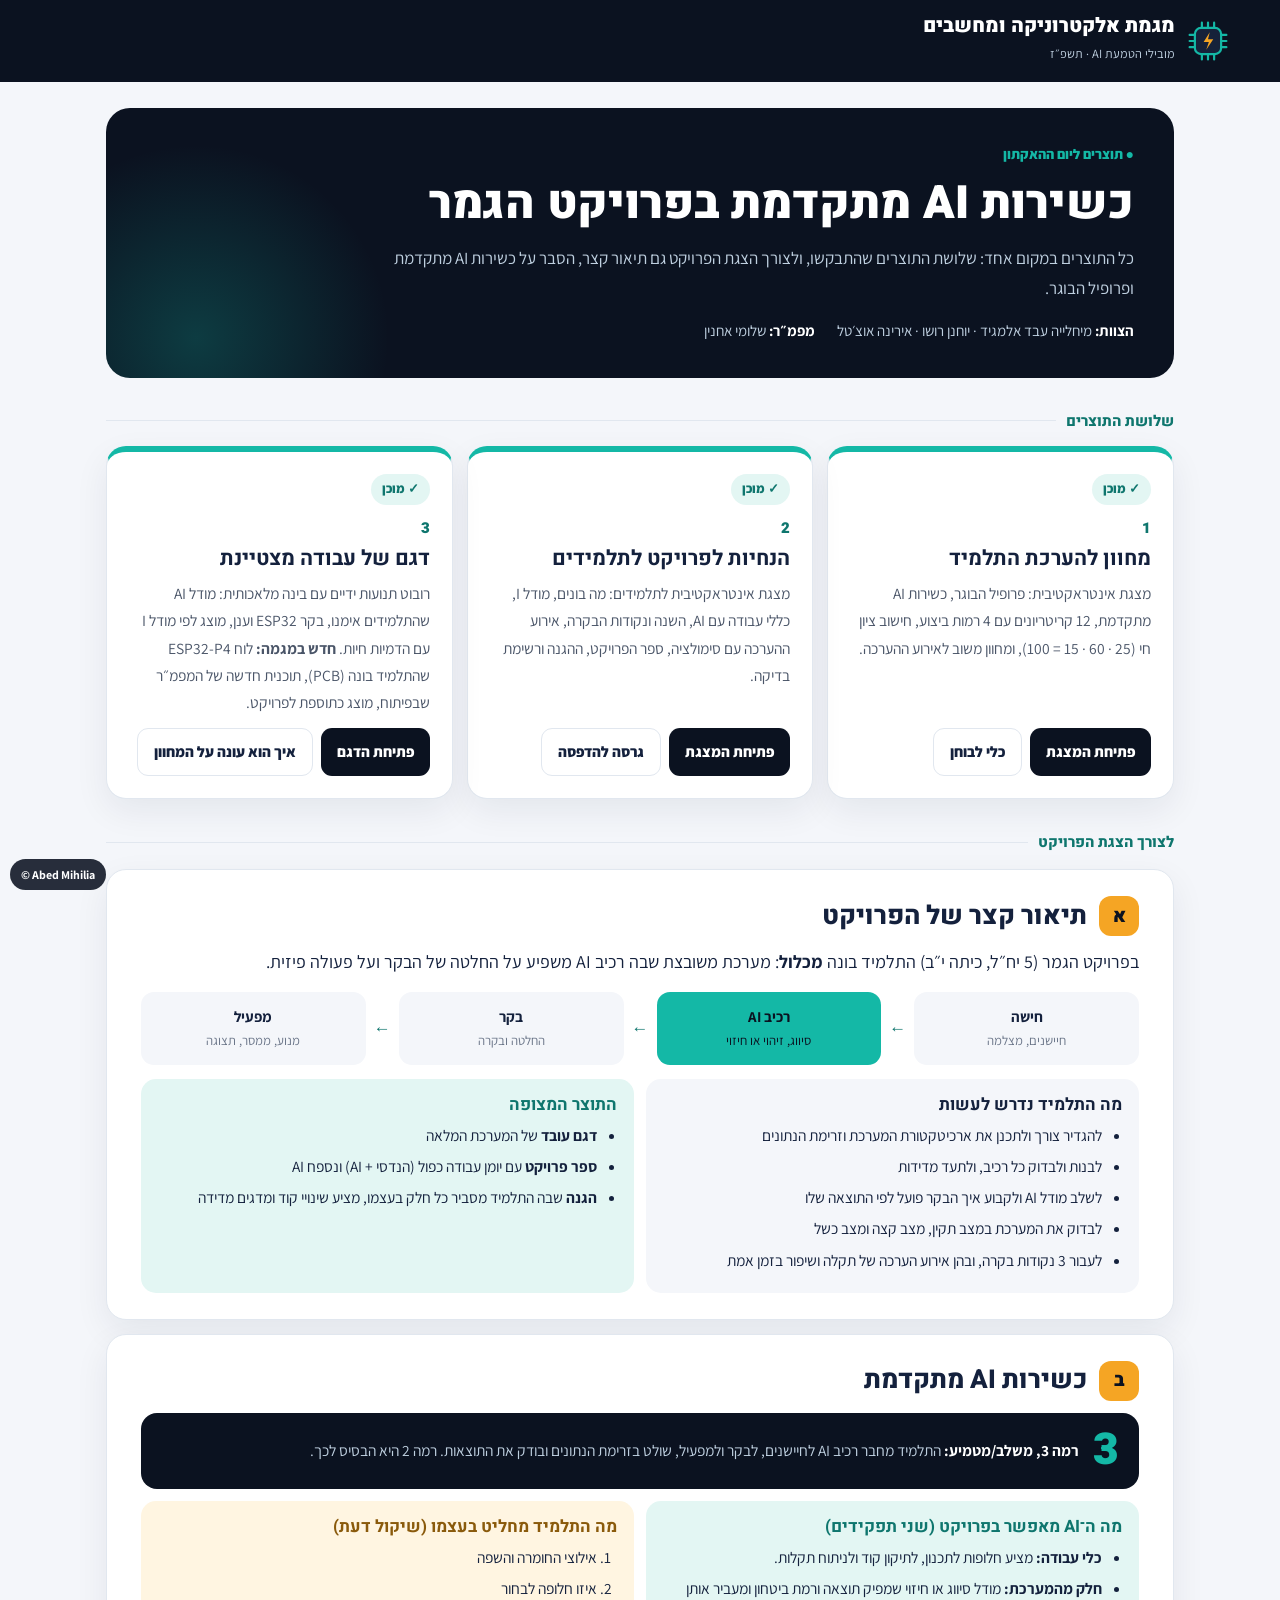
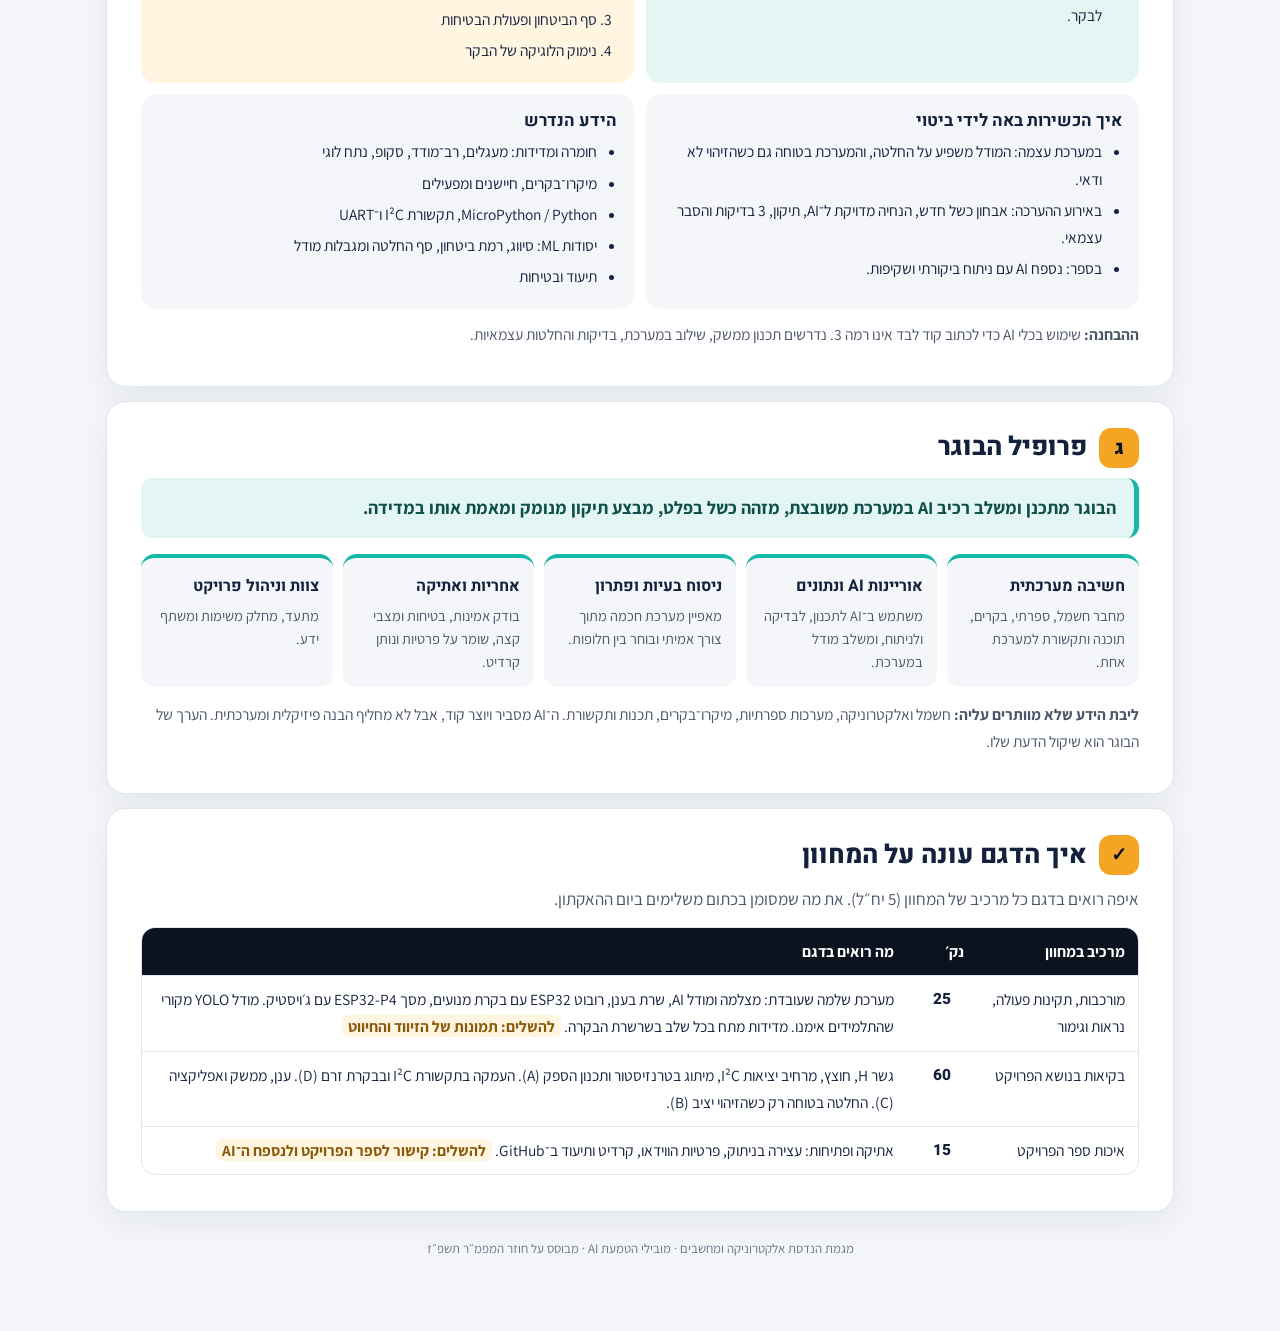
<file: hackathon.html>
<!DOCTYPE html>
<html lang="he" dir="rtl">
<head>
<meta charset="utf-8">
<meta name="viewport" content="width=device-width,initial-scale=1">
<meta name="theme-color" content="#0B1220">
<meta name="description" content="מגמת אלקטרוניקה ומחשבים: התוצרים ליום ההאקתון. מחוון, הנחיות לתלמידים, דגם עבודה מצטיינת, תיאור הפרויקט, כשירות AI מתקדמת ופרופיל הבוגר.">
<title>תוצרים ליום ההאקתון | מגמת אלקטרוניקה ומחשבים</title>
<link rel="preconnect" href="https://fonts.googleapis.com">
<link rel="preconnect" href="https://fonts.gstatic.com" crossorigin>
<link href="https://fonts.googleapis.com/css2?family=Assistant:wght@400;600;700;800&family=Heebo:wght@500;700;800;900&display=swap" rel="stylesheet">
<style>
:root{--navy:#0B1220;--navy2:#16223A;--steel:#2B3A55;--paper:#F4F6FA;--ink:#14213D;--soft:#4A5568;--sub:#6B7689;--mist:#BFD0E0;--teal:#14B8A6;--teal-d:#0F766E;--teal-soft:#E3F6F3;--amber:#F5A524;--amber-soft:#FFF5E1;--line:#E1E7EF;--shadow:0 12px 34px rgba(20,33,61,.07)}
*{box-sizing:border-box}html{scroll-behavior:smooth}
body{margin:0;background:var(--paper);color:var(--ink);font-family:Assistant,Arial,sans-serif;font-size:17px;line-height:1.75}
h1,h2,h3{font-family:Heebo,Arial,sans-serif;margin:0 0 10px;line-height:1.3}
h1{font-size:clamp(30px,4vw,46px);font-weight:900}h2{font-size:26px;font-weight:800}h3{font-size:19px;font-weight:700}
p{margin:0 0 12px}a{color:var(--teal-d)}
.header{background:var(--navy);color:#fff;padding:14px clamp(16px,4vw,60px);display:flex;justify-content:space-between;align-items:center;gap:12px}
.brand{display:flex;align-items:center;gap:12px}.brand svg{width:42px;height:42px;flex:none}
.brand b{font-family:Heebo,Arial,sans-serif;font-size:20px;font-weight:900;display:block;line-height:1.2}.brand small{color:var(--mist);font-size:12.5px}
.wrap{max-width:1100px;margin:0 auto;padding:26px 16px 70px}
.hero{background:var(--navy);color:#fff;border-radius:24px;padding:34px clamp(20px,4vw,40px);position:relative;overflow:hidden}
.hero:before{content:"";position:absolute;left:-120px;bottom:-170px;width:420px;height:420px;border-radius:50%;background:radial-gradient(circle,rgba(20,184,166,.25),transparent 65%)}
.hero>*{position:relative}
.eyebrow{color:var(--teal);font-weight:800;font-size:14px;margin-bottom:8px}
.hero p{color:var(--mist);max-width:760px}
.team{display:flex;gap:22px;flex-wrap:wrap;margin-top:14px;font-size:15px;color:var(--mist)}.team b{color:#fff}
.kicker{font-family:Heebo,Arial,sans-serif;font-weight:800;font-size:15px;color:var(--teal-d);margin:30px 0 12px;display:flex;align-items:center;gap:10px}
.kicker:after{content:"";flex:1;height:1px;background:var(--line)}
.cards{display:grid;grid-template-columns:repeat(3,1fr);gap:14px}
.dcard{background:#fff;border:1px solid var(--line);border-radius:20px;padding:22px;box-shadow:var(--shadow);display:flex;flex-direction:column;border-top:6px solid var(--teal)}
.dcard .n{font-family:Heebo,Arial,sans-serif;font-weight:900;font-size:15px;color:var(--teal-d)}
.dcard h3{font-size:21px;margin:4px 0 8px}
.dcard p{color:var(--soft);font-size:15.5px;flex:1}
.dcard ul{margin:0 0 14px;padding-inline-start:20px;color:var(--soft);font-size:15px}
.status{display:inline-flex;align-items:center;gap:6px;background:var(--teal-soft);color:var(--teal-d);font-weight:800;font-size:13px;border-radius:20px;padding:4px 11px;margin-bottom:10px;align-self:flex-start}
.btn{display:inline-flex;align-items:center;justify-content:center;gap:7px;background:var(--navy);color:#fff;border-radius:11px;padding:10px 16px;font-weight:800;text-decoration:none;font-size:15px;border:0;cursor:pointer;font-family:inherit}
.btn.light{background:#fff;color:var(--ink);border:1px solid var(--line)}
.btns{display:flex;gap:8px;flex-wrap:wrap}
.sec{background:#fff;border:1px solid var(--line);border-radius:20px;padding:26px clamp(18px,3.5vw,34px);margin-top:14px;box-shadow:var(--shadow)}
.sec h2{display:flex;align-items:center;gap:12px}
.ico{width:40px;height:40px;flex:none;border-radius:12px;background:var(--amber);color:var(--navy);display:grid;place-items:center;font-family:Heebo,Arial,sans-serif;font-weight:900;font-size:19px}
.lead{font-size:18px;color:var(--ink)}
.flow{display:flex;align-items:stretch;gap:8px;flex-wrap:wrap;margin:14px 0}
.flow div{flex:1;min-width:120px;border-radius:13px;padding:12px;text-align:center;background:var(--paper);font-weight:700;font-size:15px}
.flow div small{display:block;font-weight:400;color:var(--sub);font-size:13px}
.flow .ai{background:var(--teal);color:var(--navy)}.flow .ai small{color:var(--navy)}
.flow i{align-self:center;font-style:normal;color:var(--teal-d);font-weight:900}
.grid2{display:grid;grid-template-columns:1fr 1fr;gap:12px}
.box{border-radius:15px;padding:15px 17px;background:var(--paper)}
.box h3{font-size:17px;margin-bottom:6px}
.box ul,.box ol{margin:0;padding-inline-start:20px}.box li{margin-bottom:4px;font-size:15.5px}
.box.teal{background:var(--teal-soft)}.box.teal h3{color:var(--teal-d)}
.box.amber{background:var(--amber-soft)}.box.amber h3{color:#8A5A0B}
.level{display:flex;gap:14px;align-items:center;background:var(--navy);color:#fff;border-radius:16px;padding:16px 20px;margin:12px 0}
.level .big{font-family:Heebo,Arial,sans-serif;font-weight:900;font-size:44px;color:var(--teal);line-height:1}
.level p{margin:0;color:var(--mist);font-size:15.5px}.level b{color:#fff}
.goal{border-inline-start:5px solid var(--teal);background:var(--teal-soft);border-radius:12px;padding:14px 18px;font-size:18px;font-weight:700;margin:6px 0 16px;color:#0E4F49}
.comp{display:grid;grid-template-columns:repeat(5,1fr);gap:10px}
.comp div{background:var(--paper);border-radius:14px;padding:14px;border-top:4px solid var(--teal)}
.comp b{display:block;font-family:Heebo,Arial,sans-serif;font-size:16px;margin-bottom:4px}
.comp span{font-size:14.5px;color:var(--soft);line-height:1.6;display:block}
.core{margin-top:14px;font-size:15.5px;color:var(--soft)}
.tw{overflow-x:auto;border:1px solid var(--line);border-radius:14px;margin:10px 0}
table{border-collapse:collapse;width:100%;font-size:15.5px;min-width:560px}
th{background:var(--navy);color:#fff;text-align:right;padding:10px 13px}
td{padding:10px 13px;border-top:1px solid var(--line);vertical-align:top}
td.pts{font-family:Heebo,Arial,sans-serif;font-weight:800;text-align:center;white-space:nowrap}
.todo{color:#8A5A0B;background:var(--amber-soft);border-radius:6px;padding:1px 6px;font-weight:700}
.footer{text-align:center;color:var(--sub);font-size:13px;margin-top:26px}
.credit{position:fixed;bottom:10px;left:10px;z-index:25;background:var(--navy);color:#fff;font-size:12px;font-weight:700;padding:5px 11px;border-radius:20px;opacity:.88;direction:ltr}
@media(max-width:900px){.cards{grid-template-columns:1fr}.comp{grid-template-columns:1fr 1fr}}
@media(max-width:640px){body{font-size:16px}.grid2,.comp{grid-template-columns:1fr}}
@media print{body{background:#fff;font-size:12.5px}.credit,.btns,.btn{display:none!important}.sec,.dcard,.hero{box-shadow:none;break-inside:avoid-page}*{-webkit-print-color-adjust:exact;print-color-adjust:exact}}
</style>
</head>
<body>
<header class="header"><div class="brand"><svg viewBox="0 0 48 48" aria-hidden="true"><rect x="9" y="9" width="30" height="30" rx="7" fill="#16223A" stroke="#14B8A6" stroke-width="2.5"/><g stroke="#14B8A6" stroke-width="2.5" stroke-linecap="round"><path d="M17 3v6M24 3v6M31 3v6M17 39v6M24 39v6M31 39v6M3 17h6M3 24h6M3 31h6M39 17h6M39 24h6M39 31h6"/></g><path d="M26 14l-7 11h6l-3 9 8-12h-6z" fill="#F5A524"/></svg><div><b>מגמת אלקטרוניקה ומחשבים</b><small>מובילי הטמעת AI · תשפ״ז</small></div></div></header>
<div class="wrap">

<section class="hero">
 <div class="eyebrow">● תוצרים ליום ההאקתון</div>
 <h1>כשירות AI מתקדמת בפרויקט הגמר</h1>
 <p>כל התוצרים במקום אחד: שלושת התוצרים שהתבקשו, ולצורך הצגת הפרויקט גם תיאור קצר, הסבר על כשירות AI מתקדמת ופרופיל הבוגר.</p>
 <div class="team"><span><b>הצוות:</b> מיחלייה עבד אלמגיד · יוחנן רושו · אירינה אוצ׳טל</span><span><b>מפמ״ר:</b> שלומי אחנין</span></div>
</section>

<div class="kicker">שלושת התוצרים</div>
<div class="cards">
 <article class="dcard"><span class="status">✓ מוכן</span><div class="n">1</div><h3>מחוון להערכת התלמיד</h3>
  <p>מצגת אינטראקטיבית: פרופיל הבוגר, כשירות AI מתקדמת, 12 קריטריונים עם 4 רמות ביצוע, חישוב ציון חי (25 · 60 · 15 = 100), ומחוון משוב לאירוע ההערכה.</p>
  <div class="btns"><a class="btn" href="rubric.html">פתיחת המצגת</a><a class="btn light" href="megama.html">כלי לבוחן</a></div></article>
 <article class="dcard"><span class="status">✓ מוכן</span><div class="n">2</div><h3>הנחיות לפרויקט לתלמידים</h3>
  <p>מצגת אינטראקטיבית לתלמידים: מה בונים, מודל I, כללי עבודה עם AI, השנה ונקודות הבקרה, אירוע ההערכה עם סימולציה, ספר הפרויקט, ההגנה ורשימת בדיקה.</p>
  <div class="btns"><a class="btn" href="guidelines-deck.html">פתיחת המצגת</a><a class="btn light" href="guidelines.html">גרסה להדפסה</a></div></article>
 <article class="dcard"><span class="status">✓ מוכן</span><div class="n">3</div><h3>דגם של עבודה מצטיינת</h3>
  <p>רובוט תנועות ידיים עם בינה מלאכותית: מודל AI שהתלמידים אימנו, בקר ESP32 וענן, מוצג לפי מודל I עם הדמיות חיות. <b>חדש במגמה:</b> לוח ESP32-P4 שהתלמיד בונה (PCB), תוכנית חדשה של המפמ״ר שבפיתוח, מוצג כתוספת לפרויקט.</p>
  <div class="btns"><a class="btn" href="https://irinauchitel-eng.github.io/Robot-hand-movement-model/" target="_blank" rel="noopener">פתיחת הדגם</a><a class="btn light" href="#model">איך הוא עונה על המחוון</a></div></article>
</div>

<div class="kicker">לצורך הצגת הפרויקט</div>

<section class="sec" id="about">
 <h2><span class="ico">א</span>תיאור קצר של הפרויקט</h2>
 <p class="lead">בפרויקט הגמר (5 יח״ל, כיתה י״ב) התלמיד בונה <b>מכלול</b>: מערכת משובצת שבה רכיב AI משפיע על החלטה של הבקר ועל פעולה פיזית.</p>
 <div class="flow"><div>חישה<small>חיישנים, מצלמה</small></div><i>←</i><div class="ai">רכיב AI<small>סיווג, זיהוי או חיזוי</small></div><i>←</i><div>בקר<small>החלטה ובקרה</small></div><i>←</i><div>מפעיל<small>מנוע, ממסר, תצוגה</small></div></div>
 <div class="grid2">
  <div class="box"><h3>מה התלמיד נדרש לעשות</h3><ul><li>להגדיר צורך ולתכנן את ארכיטקטורת המערכת וזרימת הנתונים</li><li>לבנות ולבדוק כל רכיב, ולתעד מדידות</li><li>לשלב מודל AI ולקבוע איך הבקר פועל לפי התוצאה שלו</li><li>לבדוק את המערכת במצב תקין, מצב קצה ומצב כשל</li><li>לעבור 3 נקודות בקרה, ובהן אירוע הערכה של תקלה ושיפור בזמן אמת</li></ul></div>
  <div class="box teal"><h3>התוצר המצופה</h3><ul><li><b>דגם עובד</b> של המערכת המלאה</li><li><b>ספר פרויקט</b> עם יומן עבודה כפול (הנדסי + AI) ונספח AI</li><li><b>הגנה</b> שבה התלמיד מסביר כל חלק בעצמו, מציע שינויי קוד ומדגים מדידה</li></ul></div>
 </div>
</section>

<section class="sec" id="ai">
 <h2><span class="ico">ב</span>כשירות AI מתקדמת</h2>
 <div class="level"><div class="big">3</div><p><b>רמה 3, משלב/מטמיע:</b> התלמיד מחבר רכיב AI לחיישנים, לבקר ולמפעיל, שולט בזרימת הנתונים ובודק את התוצאות. רמה 2 היא הבסיס לכך.</p></div>
 <div class="grid2">
  <div class="box teal"><h3>מה ה־AI מאפשר בפרויקט (שני תפקידים)</h3><ul><li><b>כלי עבודה:</b> מציע חלופות לתכנון, לתיקון קוד ולניתוח תקלות.</li><li><b>חלק מהמערכת:</b> מודל סיווג או חיזוי שמפיק תוצאה ורמת ביטחון ומעביר אותן לבקר.</li></ul></div>
  <div class="box amber"><h3>מה התלמיד מחליט בעצמו (שיקול דעת)</h3><ol><li>אילוצי החומרה והשפה</li><li>איזו חלופה לבחור</li><li>סף הביטחון ופעולת הבטיחות</li><li>נימוק הלוגיקה של הבקר</li></ol></div>
  <div class="box"><h3>איך הכשירות באה לידי ביטוי</h3><ul><li>במערכת עצמה: המודל משפיע על החלטה, והמערכת בטוחה גם כשהזיהוי לא ודאי.</li><li>באירוע ההערכה: אבחון כשל חדש, הנחיה מדויקת ל־AI, תיקון, 3 בדיקות והסבר עצמאי.</li><li>בספר: נספח AI עם ניתוח ביקורתי ושקיפות.</li></ul></div>
  <div class="box"><h3>הידע הנדרש</h3><ul><li>חומרה ומדידות: מעגלים, רב־מודד, סקופ, נתח לוגי</li><li>מיקרו־בקרים, חיישנים ומפעילים</li><li>MicroPython / Python, תקשורת I²C ו־UART</li><li>יסודות ML: סיווג, רמת ביטחון, סף החלטה ומגבלות מודל</li><li>תיעוד ובטיחות</li></ul></div>
 </div>
 <p style="margin-top:12px;font-size:15.5px;color:var(--soft)"><b>ההבחנה:</b> שימוש בכלי AI כדי לכתוב קוד לבד אינו רמה 3. נדרשים תכנון ממשק, שילוב במערכת, בדיקות והחלטות עצמאיות.</p>
</section>

<section class="sec" id="profile">
 <h2><span class="ico">ג</span>פרופיל הבוגר</h2>
 <div class="goal">הבוגר מתכנן ומשלב רכיב AI במערכת משובצת, מזהה כשל בפלט, מבצע תיקון מנומק ומאמת אותו במדידה.</div>
 <div class="comp">
  <div><b>חשיבה מערכתית</b><span>מחבר חשמל, ספרתי, בקרים, תוכנה ותקשורת למערכת אחת.</span></div>
  <div><b>אוריינות AI ונתונים</b><span>משתמש ב־AI לתכנון, לבדיקה ולניתוח, ומשלב מודל במערכת.</span></div>
  <div><b>ניסוח בעיות ופתרון</b><span>מאפיין מערכת חכמה מתוך צורך אמיתי ובוחר בין חלופות.</span></div>
  <div><b>אחריות ואתיקה</b><span>בודק אמינות, בטיחות ומצבי קצה, שומר על פרטיות ונותן קרדיט.</span></div>
  <div><b>צוות וניהול פרויקט</b><span>מתעד, מחלק משימות ומשתף ידע.</span></div>
 </div>
 <p class="core"><b>ליבת הידע שלא מוותרים עליה:</b> חשמל ואלקטרוניקה, מערכות ספרתיות, מיקרו־בקרים, תכנות ותקשורת. ה־AI מסביר ויוצר קוד, אבל לא מחליף הבנה פיזיקלית ומערכתית. הערך של הבוגר הוא שיקול הדעת שלו.</p>
</section>

<section class="sec" id="model">
 <h2><span class="ico">✓</span>איך הדגם עונה על המחוון</h2>
 <p style="color:var(--soft)">איפה רואים בדגם כל מרכיב של המחוון (5 יח״ל). את מה שמסומן בכתום משלימים ביום ההאקתון.</p>
 <div class="tw"><table>
  <tr><th>מרכיב במחוון</th><th style="width:70px">נק׳</th><th>מה רואים בדגם</th></tr>
  <tr><td>מורכבות, תקינות פעולה, נראות וגימור</td><td class="pts">25</td><td>מערכת שלמה שעובדת: מצלמה ומודל AI, שרת בענן, רובוט ESP32 עם בקרת מנועים, מסך ESP32-P4 עם ג׳ויסטיק. מודל YOLO מקורי שהתלמידים אימנו. מדידות מתח בכל שלב בשרשרת הבקרה. <span class="todo">להשלים: תמונות של הזיווד והחיווט</span></td></tr>
  <tr><td>בקיאות בנושא הפרויקט</td><td class="pts">60</td><td>גשר H, חוצץ, מרחיב יציאות I²C, מיתוג בטרנזיסטור ותכנון הספק (A). העמקה בתקשורת I²C ובבקרת זרם (D). ענן, ממשק ואפליקציה (C). החלטה בטוחה רק כשהזיהוי יציב (B).</td></tr>
  <tr><td>איכות ספר הפרויקט</td><td class="pts">15</td><td>אתיקה ופתיחות: עצירה בניתוק, פרטיות הווידאו, קרדיט ותיעוד ב־GitHub. <span class="todo">להשלים: קישור לספר הפרויקט ולנספח ה־AI</span></td></tr>
 </table></div>
</section>

<div class="footer">מגמת הנדסת אלקטרוניקה ומחשבים · מובילי הטמעת AI · מבוסס על חוזר המפמ״ר תשפ״ז</div>
</div>
<div class="credit">© Abed Mihilia</div>
</body>
</html>
</file>
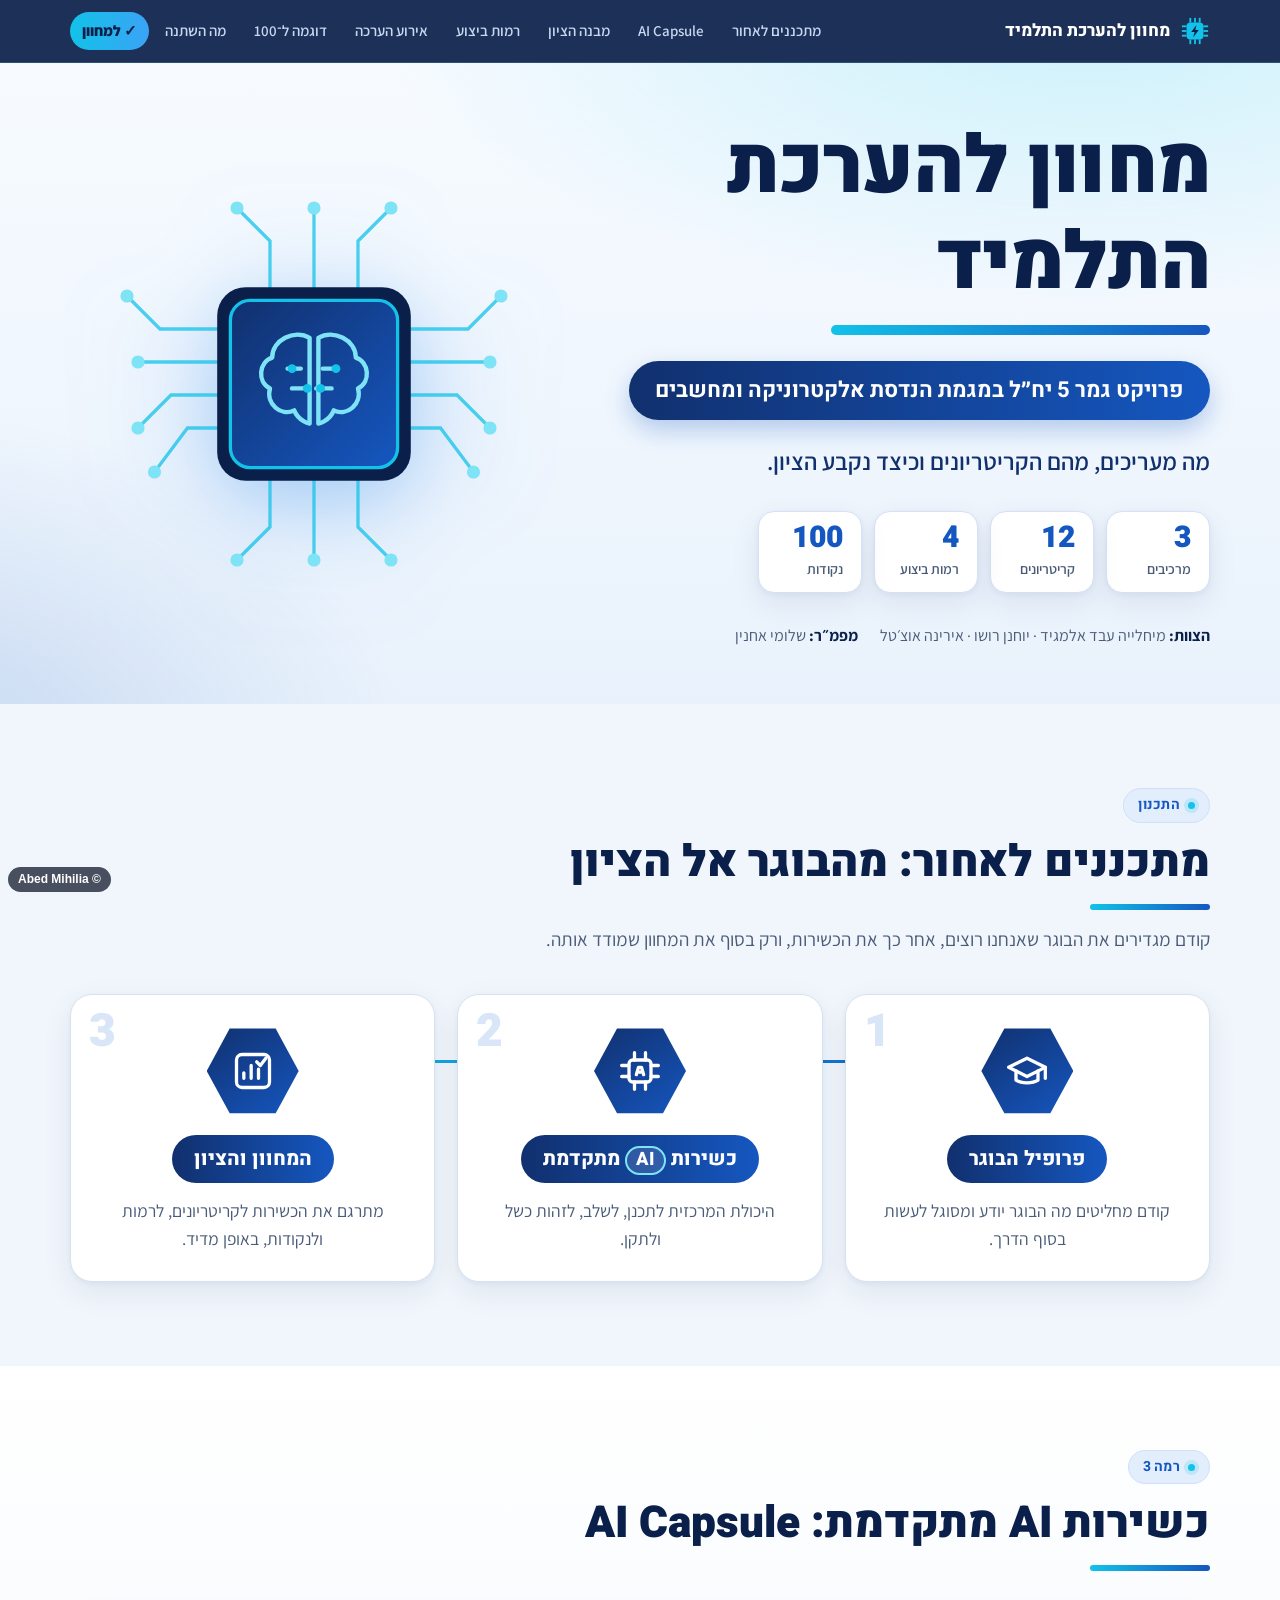
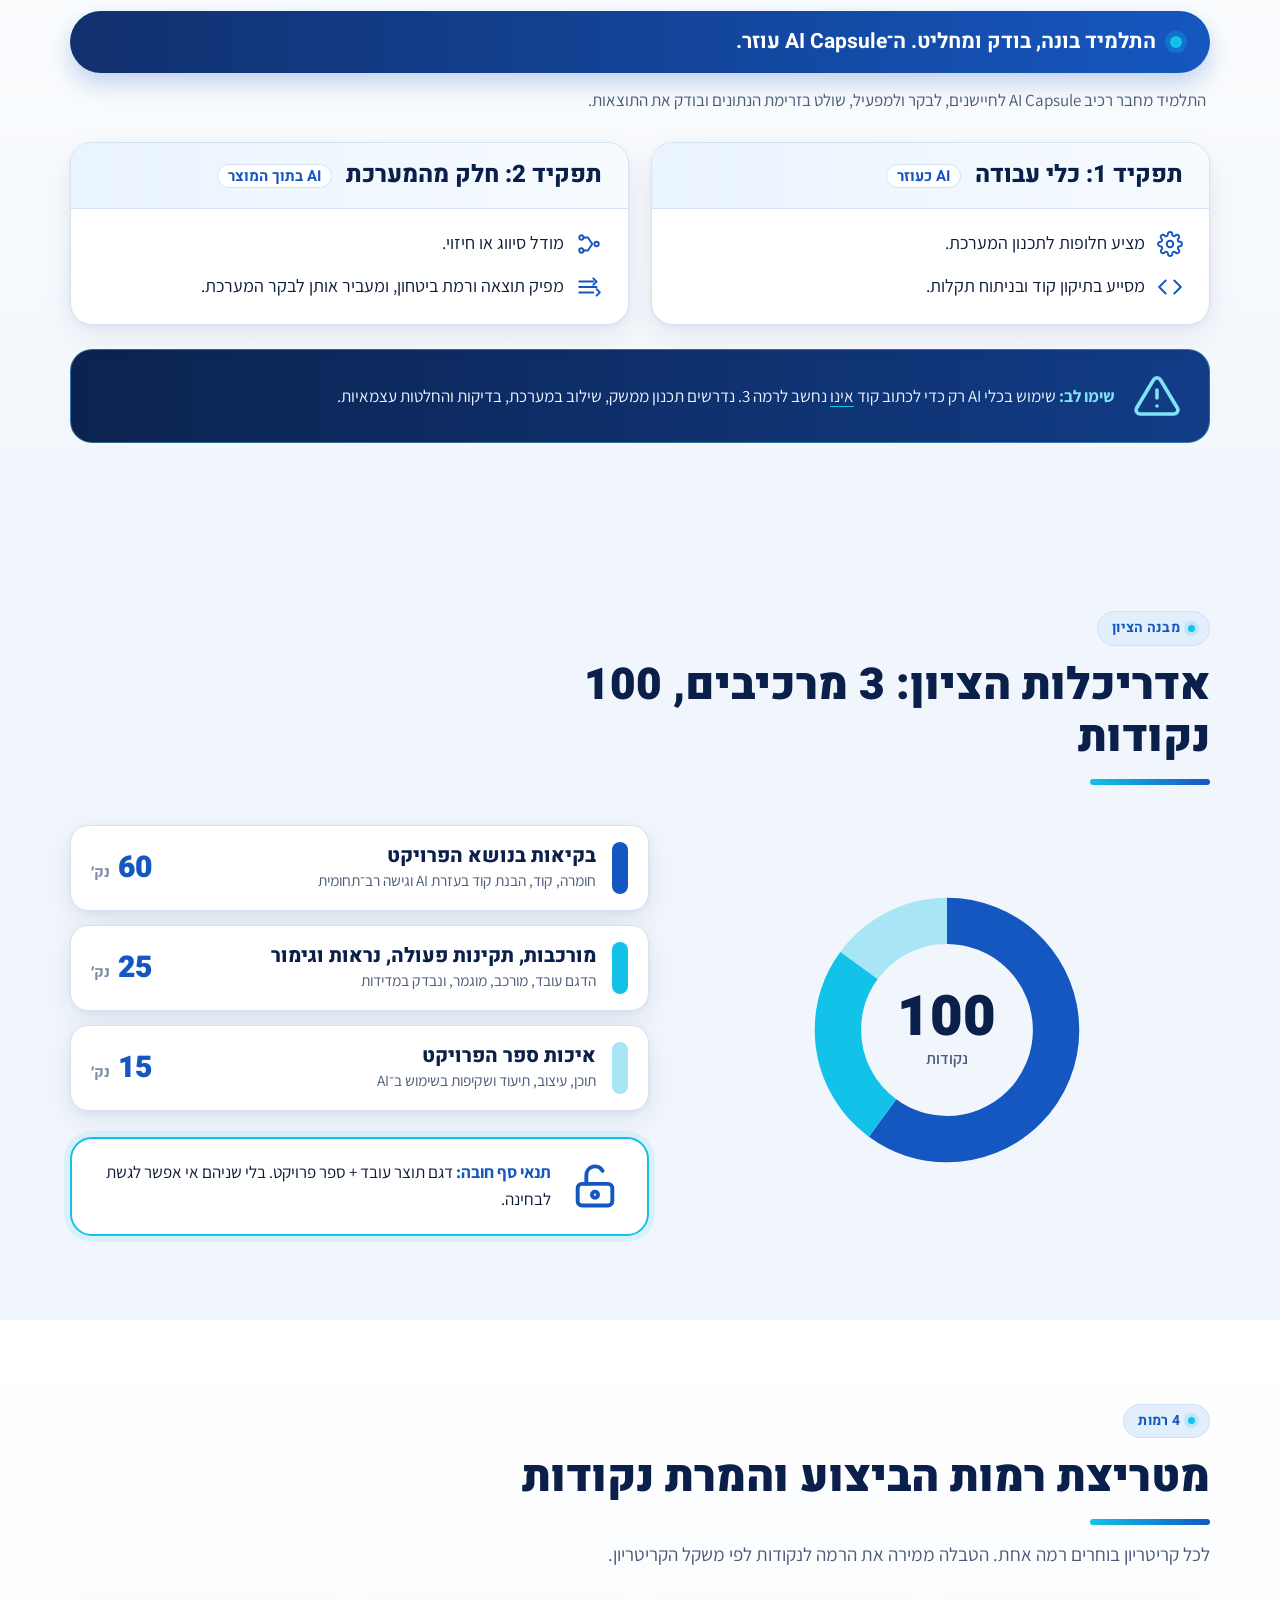
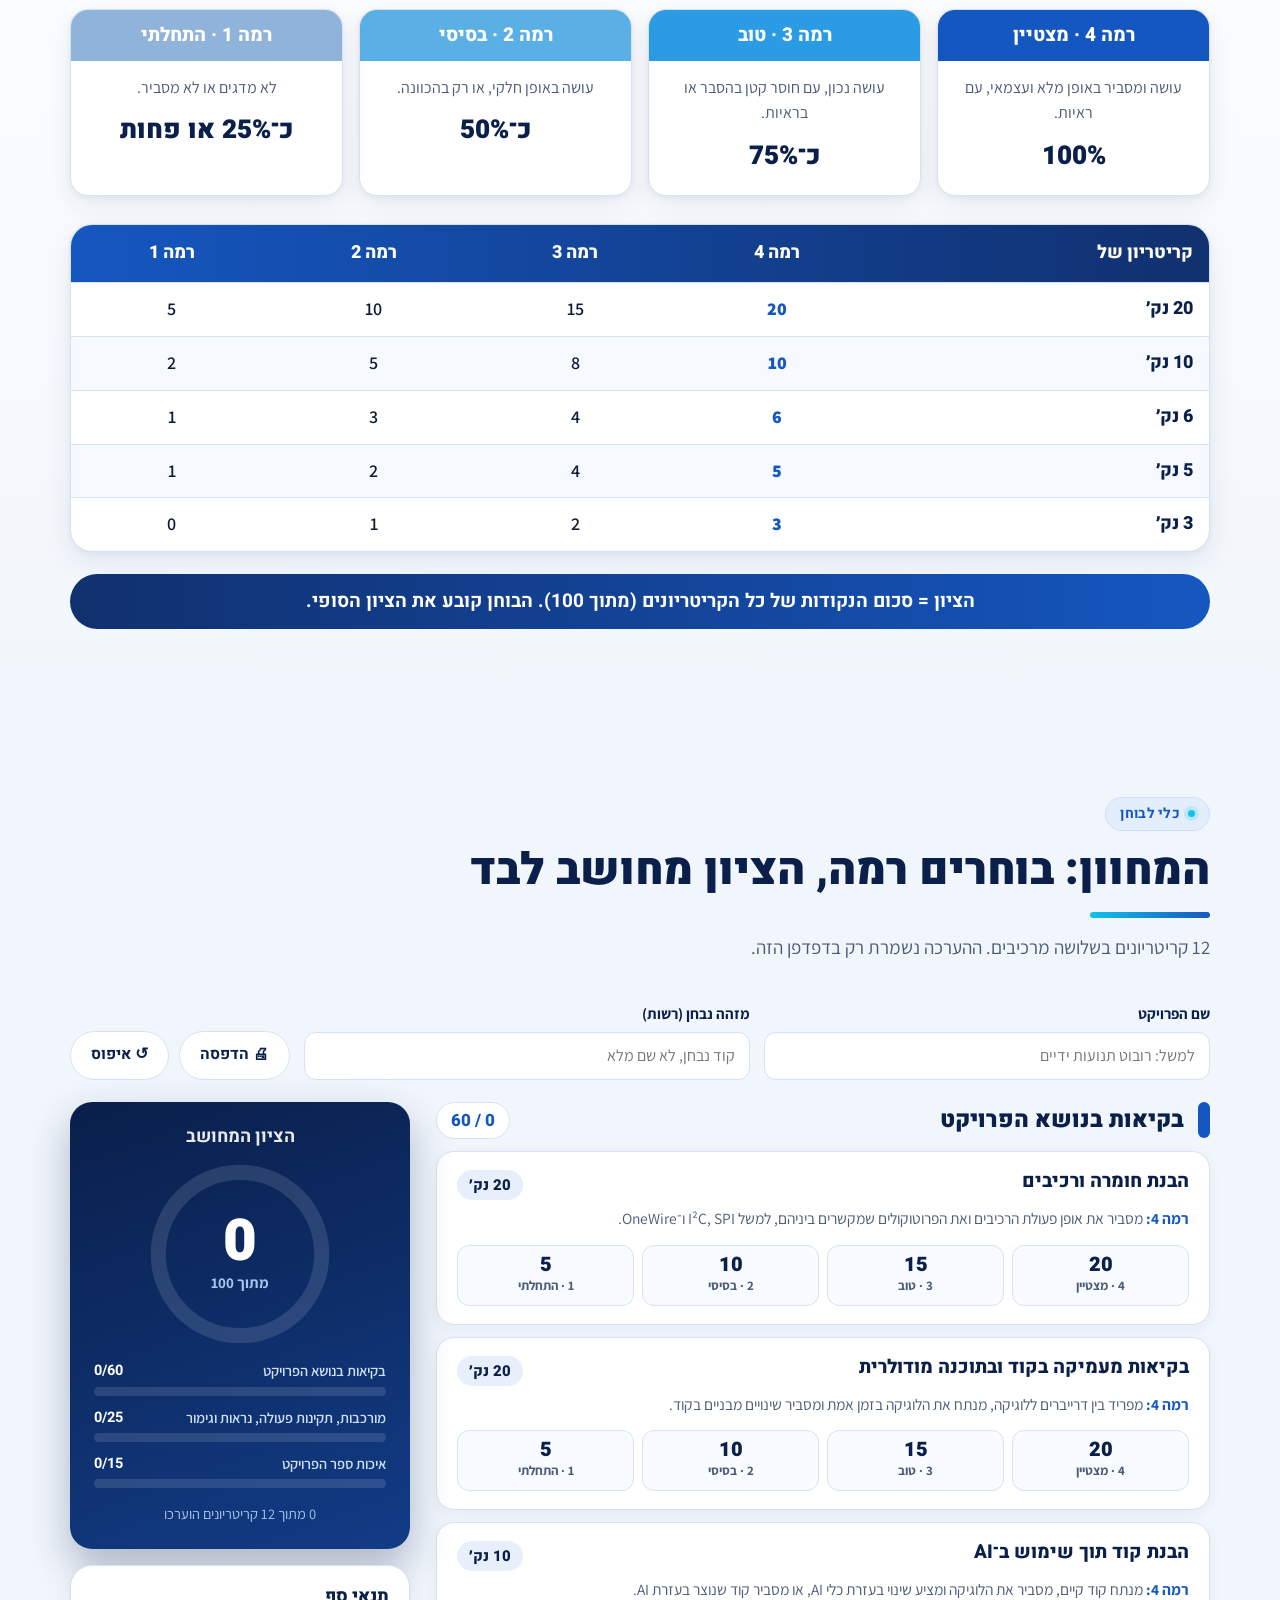
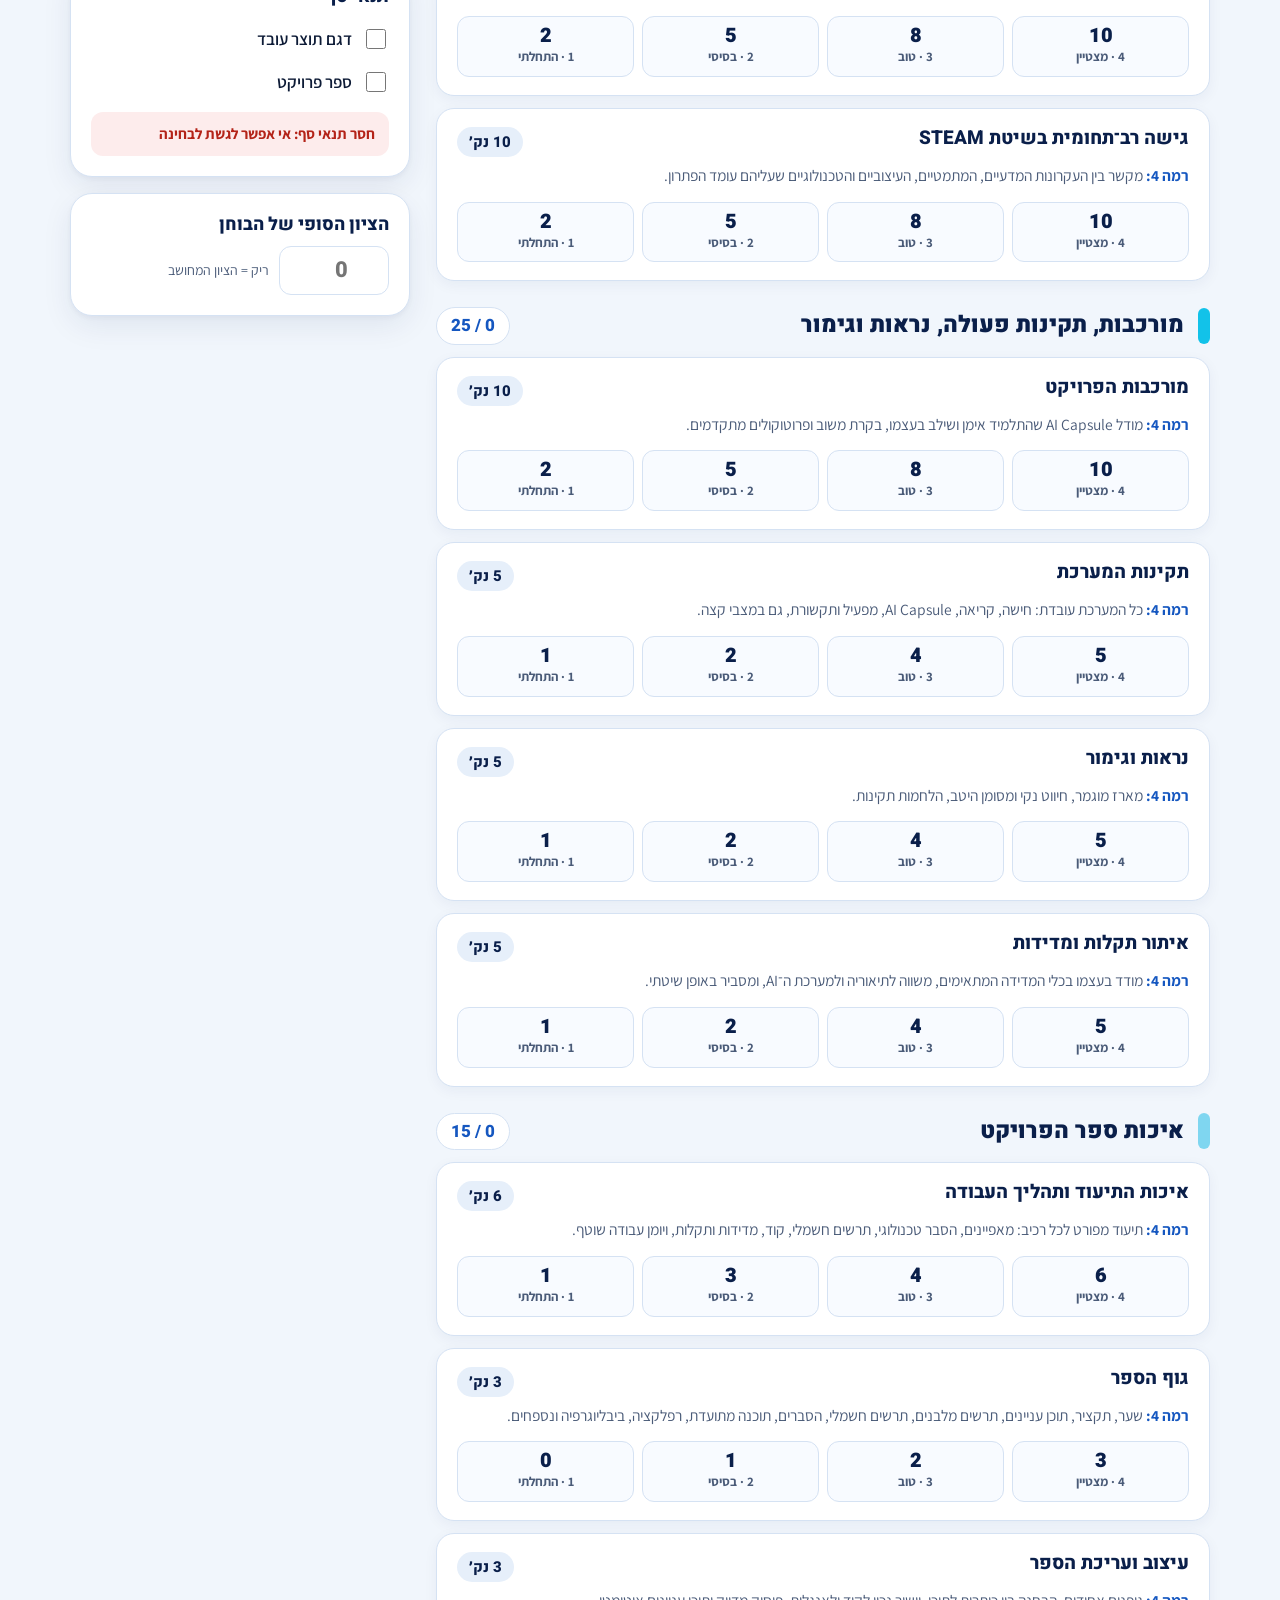
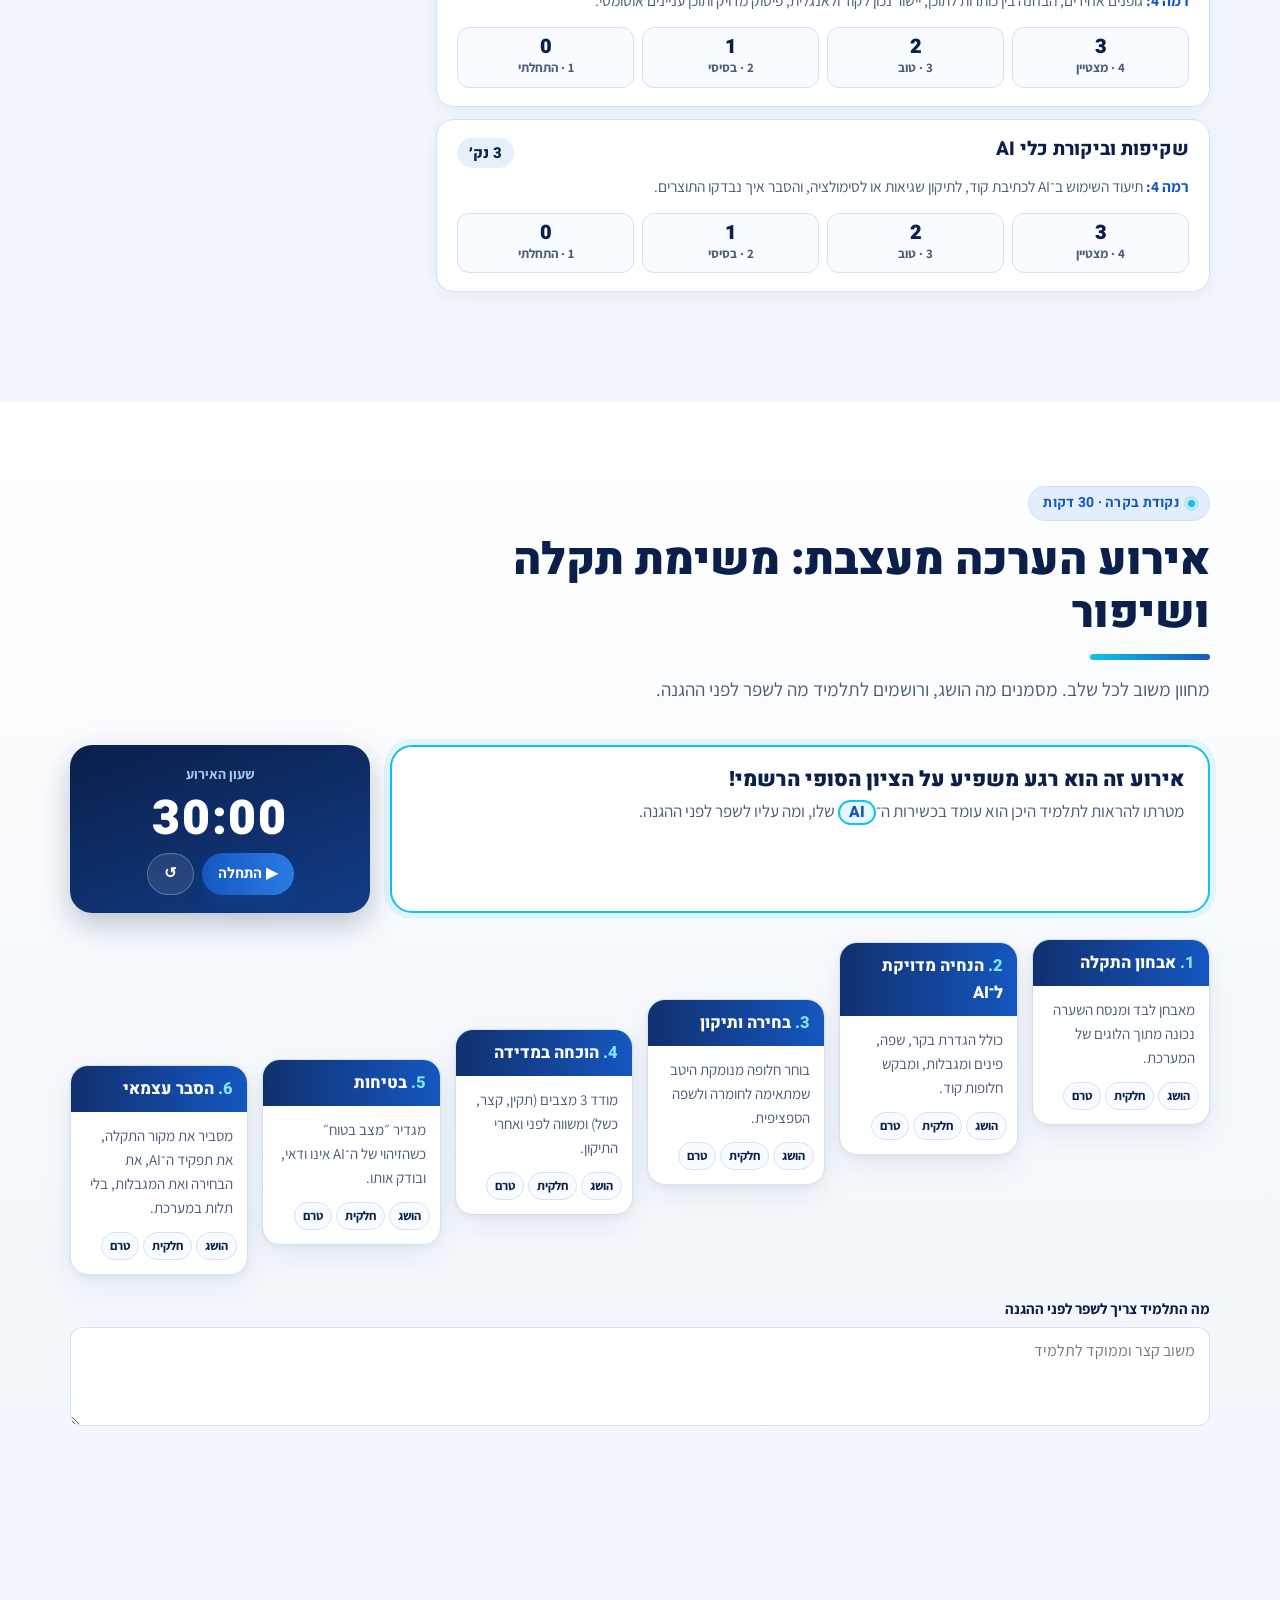
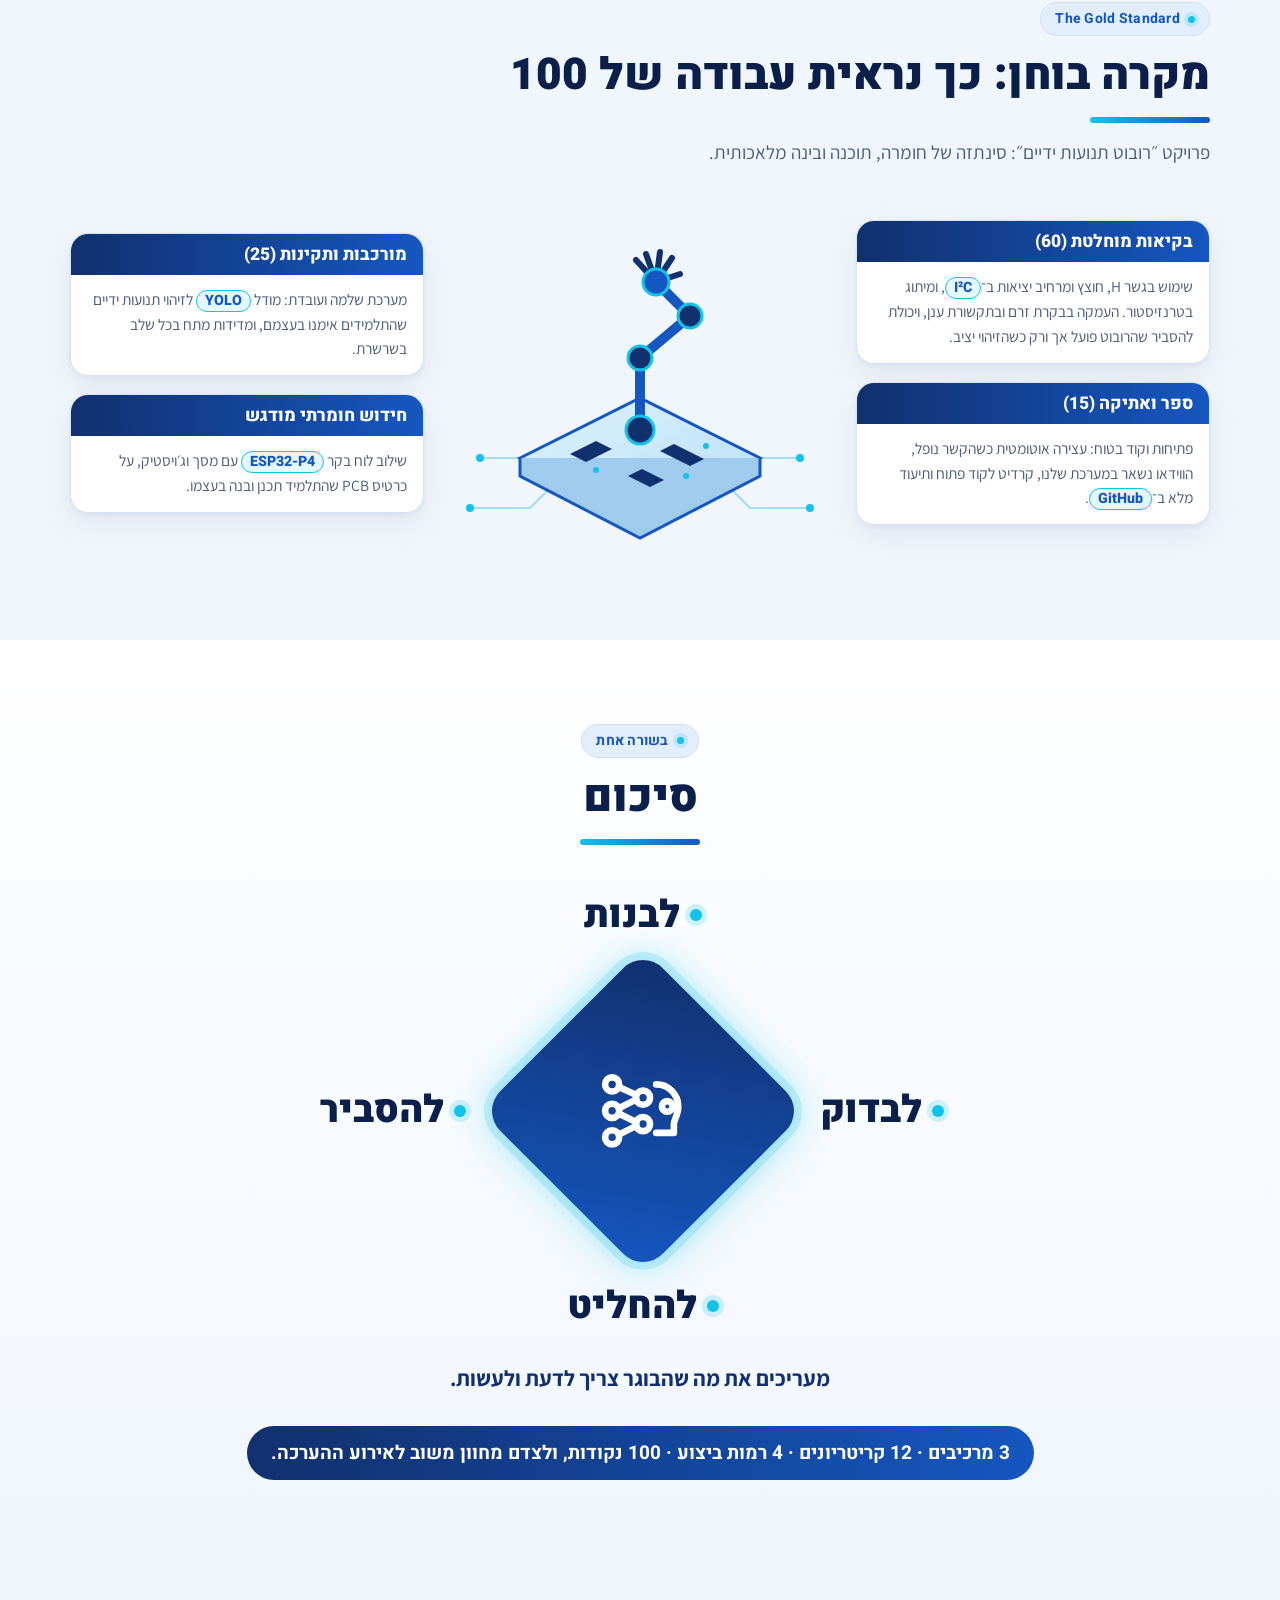
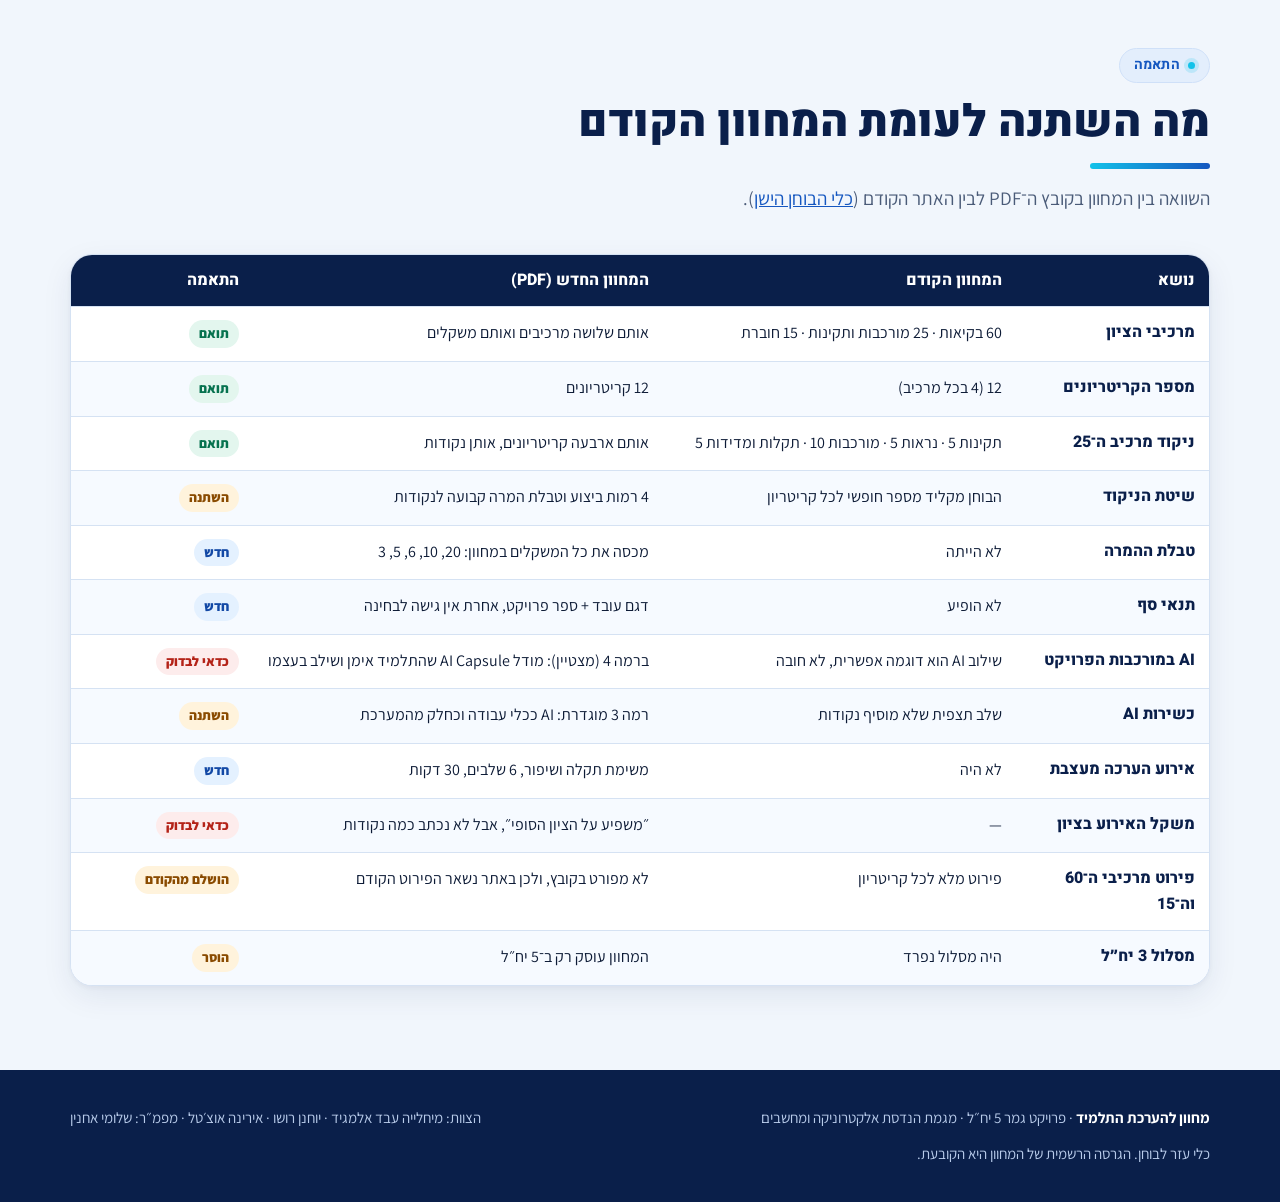
<file: mahvan.html>
<!doctype html>
<html lang="he" dir="rtl">
<head>
<meta charset="utf-8">
<meta name="viewport" content="width=device-width, initial-scale=1">
<title>מחוון להערכת התלמיד · פרויקט גמר 5 יח״ל</title>
<meta name="description" content="מחוון אינטראקטיבי להערכת פרויקט גמר 5 יח״ל במגמת הנדסת אלקטרוניקה ומחשבים: 3 מרכיבים, 12 קריטריונים, 4 רמות ביצוע, 100 נקודות.">
<link rel="preconnect" href="https://fonts.googleapis.com">
<link rel="preconnect" href="https://fonts.gstatic.com" crossorigin>
<link href="https://fonts.googleapis.com/css2?family=Heebo:wght@500;700;800;900&family=Assistant:wght@400;600;700&display=swap" rel="stylesheet">
<style>
:root{
  --navy:#0A1F4A; --navy2:#11306E; --blue:#1557C0; --blue2:#2B7BE4; --cyan:#12C2E9; --cyan2:#7FE3F6;
  --bg:#F1F6FC; --bg2:#E6EFFA; --card:#FFFFFF; --ink:#0D1B36; --soft:#4A5B78; --mute:#7A8AA5; --line:#D5E2F3;
  --ok:#0E9F6E; --warn:#D97706; --bad:#DC2626;
  --l4:#1557C0; --l3:#2B9BE4; --l2:#7FC6EE; --l1:#C9DDF2;
  --r:22px; --shadow:0 10px 30px rgba(13,40,90,.08), 0 2px 6px rgba(13,40,90,.05);
}
*{box-sizing:border-box}
html{scroll-behavior:smooth;color-scheme:light;overflow-x:clip}
body{overflow-x:clip}
body{margin:0;font-family:'Assistant',Arial,sans-serif;background:var(--bg);color:var(--ink);font-size:17px;line-height:1.6;-webkit-font-smoothing:antialiased}
h1,h2,h3,h4{font-family:'Heebo',Arial,sans-serif;margin:0;line-height:1.2;color:var(--navy)}
p{margin:0}
a{color:var(--blue)}
.wrap{max-width:1180px;margin:0 auto;padding:0 20px}
section{padding:84px 0;position:relative}
section.alt{background:linear-gradient(180deg,#FFFFFF 0%,var(--bg) 100%)}
.kicker{display:inline-flex;align-items:center;gap:8px;font-family:'Heebo';font-weight:700;font-size:14px;letter-spacing:.02em;color:var(--blue);background:#E3EEFC;border:1px solid #CFE0F8;padding:5px 14px;border-radius:999px}
.kicker i{width:7px;height:7px;border-radius:50%;background:var(--cyan);box-shadow:0 0 0 4px rgba(18,194,233,.18)}
.sec-head{margin-bottom:40px;max-width:760px}
.sec-head h2{font-size:clamp(30px,4vw,44px);font-weight:900;margin-top:14px}
.sec-head h2::after{content:"";display:block;width:120px;height:6px;border-radius:6px;margin-top:14px;background:linear-gradient(90deg,var(--cyan),var(--blue))}
.sec-head h2.center::after{margin-inline:auto}
.sec-head p{color:var(--soft);font-size:19px;margin-top:14px}

/* ---------- top bar ---------- */
.topbar{position:sticky;top:0;z-index:50;background:rgba(10,31,74,.92);backdrop-filter:saturate(1.4) blur(10px);-webkit-backdrop-filter:saturate(1.4) blur(10px);border-bottom:1px solid rgba(127,227,246,.18)}
.topbar .wrap{display:flex;align-items:center;gap:18px;height:62px}
.brand{display:flex;align-items:center;gap:10px;color:#fff;font-family:'Heebo';font-weight:800;font-size:17px;white-space:nowrap;text-decoration:none}
.brand svg{width:30px;height:30px}
.nav{display:flex;gap:4px;overflow-x:auto;scrollbar-width:none;margin-inline-start:auto;min-width:0}
.nav::-webkit-scrollbar{display:none}
.nav a{color:#C9D8F2;text-decoration:none;font-weight:600;font-size:15px;padding:7px 12px;border-radius:999px;white-space:nowrap;transition:background .2s,color .2s}
.nav a:hover,.nav a.on{background:rgba(127,227,246,.14);color:#fff}
.nav a.cta{background:linear-gradient(90deg,var(--cyan),#3BA3F5);color:var(--navy);font-weight:800}

/* ---------- hero ---------- */
.hero{padding:0;overflow:hidden;background:
  radial-gradient(1200px 500px at 85% -10%, rgba(18,194,233,.20), transparent 60%),
  radial-gradient(900px 600px at -10% 110%, rgba(21,87,192,.18), transparent 60%),
  linear-gradient(180deg,#F7FBFF 0%,#E9F2FC 100%)}
.hero .wrap{display:grid;grid-template-columns:1.25fr 1fr;gap:40px;align-items:center;min-height:560px;padding-top:56px;padding-bottom:56px}
.hero h1{font-size:clamp(44px,6.4vw,80px);font-weight:900;letter-spacing:-.01em}
.hero h1 span{display:block;width:62%;height:10px;border-radius:10px;margin-top:14px;background:linear-gradient(90deg,var(--cyan),var(--blue))}
.pill-lg{display:inline-block;margin-top:26px;background:linear-gradient(90deg,var(--navy2),var(--blue));color:#fff;font-family:'Heebo';font-weight:700;font-size:clamp(17px,2vw,22px);padding:12px 26px;border-radius:999px;box-shadow:0 10px 24px rgba(21,87,192,.28)}
.hero .lead{font-size:clamp(19px,2.2vw,24px);font-weight:600;color:var(--navy2);margin-top:22px}
.hero .meta{margin-top:30px;display:flex;flex-wrap:wrap;gap:10px 22px;color:var(--soft);font-size:16px}
.hero .meta b{color:var(--navy)}
.hero-stats{display:flex;gap:12px;flex-wrap:wrap;margin-top:30px}
.hstat{background:#fff;border:1px solid var(--line);border-radius:16px;padding:10px 18px;box-shadow:var(--shadow);min-width:104px}
.hstat b{display:block;font-family:'Heebo';font-weight:900;font-size:30px;color:var(--blue);line-height:1.1}
.hstat small{color:var(--soft);font-size:14px;font-weight:600}
.chip-art{position:relative;justify-self:center;width:min(440px,90%)}
.chip-art svg{width:100%;height:auto;display:block;filter:drop-shadow(0 20px 40px rgba(18,120,233,.35))}
.chip-art .pulse{animation:pulse 3.2s ease-in-out infinite}
@keyframes pulse{0%,100%{opacity:.55}50%{opacity:1}}

/* ---------- cards ---------- */
.grid3{display:grid;grid-template-columns:repeat(3,1fr);gap:22px}
.grid2{display:grid;grid-template-columns:repeat(2,1fr);gap:22px}
.card{background:var(--card);border:1px solid var(--line);border-radius:var(--r);box-shadow:var(--shadow);padding:28px}
.flow{position:relative}
.flow::before{content:"";position:absolute;top:66px;right:12%;left:12%;height:3px;background:linear-gradient(90deg,var(--cyan),var(--blue));border-radius:3px;z-index:0}
.step-card{position:relative;z-index:1;text-align:center;padding-top:30px}
.hex{width:92px;height:92px;margin:0 auto 18px;display:grid;place-items:center;background:linear-gradient(145deg,var(--navy2),var(--blue));clip-path:polygon(25% 4%,75% 4%,100% 50%,75% 96%,25% 96%,0 50%);color:#fff}
.hex svg{width:44px;height:44px}
.step-card .num{position:absolute;top:14px;left:18px;font-family:'Heebo';font-weight:900;color:#D8E6F8;font-size:46px;line-height:1}
.badge{display:inline-block;background:linear-gradient(90deg,var(--navy2),var(--blue));color:#fff;font-family:'Heebo';font-weight:800;font-size:20px;padding:8px 22px;border-radius:999px}
.ai{display:inline-block;border:2px solid var(--cyan);color:var(--blue);background:#E4F8FD;border-radius:999px;padding:0 9px;font-weight:800;font-family:'Heebo';font-size:.92em;line-height:1.35}
.badge .ai{background:rgba(255,255,255,.12);color:#fff;border-color:var(--cyan2)}
.step-card p{color:var(--soft);margin-top:14px;font-size:17.5px}

/* AI capsule */
.capsule-intro{display:flex;align-items:center;gap:14px;background:linear-gradient(90deg,var(--navy2),var(--blue));color:#fff;border-radius:999px;padding:14px 28px;font-family:'Heebo';font-weight:700;font-size:clamp(17px,2vw,21px);box-shadow:0 10px 24px rgba(21,87,192,.25)}
.capsule-intro .dot{width:12px;height:12px;border-radius:50%;background:var(--cyan);flex:none;box-shadow:0 0 0 5px rgba(18,194,233,.25)}
.sub-note{color:var(--soft);margin:14px 4px 28px;font-size:17px}
.role{padding:0;overflow:hidden}
.role h3{background:linear-gradient(90deg,#EAF4FE,#F6FBFF);border-bottom:1px solid var(--line);padding:18px 26px;font-size:24px;font-weight:800}
.role h3 small{display:inline-block;margin-inline-start:8px;color:var(--blue);font-size:15px;font-weight:700;background:#fff;border:1px solid var(--line);border-radius:999px;padding:2px 10px;vertical-align:middle}
.role ul{list-style:none;margin:0;padding:20px 26px 24px;display:grid;gap:14px}
.role li{display:flex;gap:12px;align-items:flex-start;font-size:18px}
.role li svg{flex:none;width:26px;height:26px;color:var(--blue);margin-top:2px}
.alert{display:flex;gap:18px;align-items:center;margin-top:24px;background:linear-gradient(90deg,#0B2350,#123C86);color:#EAF3FF;border-radius:var(--r);padding:22px 28px;border:1px solid rgba(127,227,246,.35)}
.alert svg{flex:none;width:48px;height:48px;color:var(--cyan2)}
.alert b{color:var(--cyan2)}
.alert u{text-decoration-color:var(--cyan);text-underline-offset:4px}

/* architecture */
.arch{display:grid;grid-template-columns:1fr 1.1fr;gap:34px;align-items:center}
.donut-box{position:relative;max-width:400px;margin:0 auto}
.donut-box svg{width:100%;height:auto;display:block}
.donut-center{position:absolute;inset:0;display:grid;place-items:center;text-align:center;pointer-events:none}
.donut-center b{font-family:'Heebo';font-weight:900;font-size:56px;color:var(--navy);line-height:1}
.donut-center small{display:block;color:var(--soft);font-weight:600;font-size:16px}
.comp-list{display:grid;gap:14px}
.comp{display:grid;grid-template-columns:auto 1fr auto;gap:16px;align-items:center;background:#fff;border:1px solid var(--line);border-radius:18px;padding:16px 20px;box-shadow:var(--shadow)}
.comp .sw{width:16px;height:52px;border-radius:8px}
.comp h3{font-size:20px;font-weight:800}
.comp p{color:var(--soft);font-size:15.5px}
.comp .pts{font-family:'Heebo';font-weight:900;font-size:30px;color:var(--blue);white-space:nowrap}
.comp .pts small{font-size:15px;color:var(--mute);font-weight:700}
.gate{display:flex;gap:18px;align-items:center;margin-top:26px;background:#fff;border:2px solid var(--cyan);border-radius:var(--r);padding:20px 26px;box-shadow:0 0 0 6px rgba(18,194,233,.10)}
.gate svg{flex:none;width:52px;height:52px;color:var(--blue)}
.gate b{color:var(--blue)}

/* levels */
.levels{display:grid;grid-template-columns:repeat(4,1fr);gap:16px;margin-bottom:28px}
.lvl{background:#fff;border:1px solid var(--line);border-radius:18px;padding:0 0 18px;box-shadow:var(--shadow);overflow:hidden;text-align:center}
.lvl .h{color:#fff;font-family:'Heebo';font-weight:800;font-size:19px;padding:10px 8px}
.lvl p{padding:14px 16px 0;color:var(--soft);font-size:16px}
.lvl .pct{display:block;margin-top:10px;font-family:'Heebo';font-weight:900;font-size:26px;color:var(--navy)}
.lvl.l4 .h{background:var(--l4)} .lvl.l3 .h{background:var(--l3)} .lvl.l2 .h{background:#5AAFE5;color:#fff} .lvl.l1 .h{background:#8FB3D9}
.tbl-wrap{overflow-x:auto;border-radius:var(--r);box-shadow:var(--shadow);border:1px solid var(--line);background:#fff}
table.conv{width:100%;border-collapse:collapse;min-width:560px;font-size:18px}
table.conv thead tr{background:linear-gradient(270deg,var(--navy2),var(--blue))}
table.conv th{background:transparent;color:#fff;font-family:'Heebo';font-weight:800;padding:14px 16px;text-align:center}
table.conv th:first-child{text-align:right}
table.conv td{padding:12px 16px;text-align:center;border-top:1px solid var(--line);font-weight:600}
table.conv td:first-child{text-align:right;font-family:'Heebo';font-weight:800;color:var(--navy)}
table.conv tr:nth-child(even) td{background:#F6FAFF}
table.conv td.top{color:var(--blue);font-weight:800}
.formula{margin-top:22px;text-align:center;font-family:'Heebo';font-weight:700;font-size:19px;color:#fff;background:linear-gradient(90deg,var(--navy2),var(--blue));border-radius:999px;padding:12px 24px}

/* ---------- interactive rubric ---------- */
.rubric{display:grid;grid-template-columns:1fr 340px;gap:26px;align-items:start}
.rubric>*,.arch>*,.gold>*,.grid2>*,.grid3>*{min-width:0}
.setup{display:grid;grid-template-columns:1fr 1fr auto;gap:14px;align-items:end;margin-bottom:22px}
.field label{display:block;font-weight:700;color:var(--navy);font-size:15px;margin-bottom:6px}
.field input,.field textarea{width:100%;font:inherit;font-size:16px;color:var(--ink);background:#fff;border:1.5px solid var(--line);border-radius:12px;padding:10px 14px;outline:none;transition:border .2s,box-shadow .2s}
.field input:focus,.field textarea:focus{border-color:var(--blue2);box-shadow:0 0 0 4px rgba(43,123,228,.14)}
.btn{font:inherit;font-family:'Heebo';font-weight:700;font-size:15.5px;border:0;border-radius:999px;padding:11px 20px;cursor:pointer;display:inline-flex;align-items:center;gap:8px;transition:transform .15s,box-shadow .2s,background .2s}
.btn:active{transform:translateY(1px)}
.btn.primary{background:linear-gradient(90deg,var(--blue),var(--blue2));color:#fff;box-shadow:0 8px 18px rgba(21,87,192,.25)}
.btn.ghost{background:#fff;color:var(--navy);border:1.5px solid var(--line)}
.btn.ghost:hover{border-color:var(--blue2)}
.group{margin-bottom:26px}
.group-head{display:flex;align-items:center;gap:14px;margin-bottom:12px}
.group-head .sw{width:12px;height:36px;border-radius:6px}
.group-head h3{font-size:23px;font-weight:900}
.group-head .gsc{margin-inline-start:auto;font-family:'Heebo';font-weight:800;color:var(--blue);background:#fff;border:1px solid var(--line);border-radius:999px;padding:4px 14px;white-space:nowrap}
.crit{background:#fff;border:1px solid var(--line);border-radius:18px;padding:18px 20px;margin-bottom:12px;box-shadow:0 4px 14px rgba(13,40,90,.05);transition:border-color .2s,box-shadow .2s}
.crit.done{border-color:#B6D4F7}
.crit-top{display:flex;gap:12px;align-items:flex-start}
.crit-top h4{font-size:19px;font-weight:800}
.crit-top .max{margin-inline-start:auto;flex:none;font-family:'Heebo';font-weight:800;font-size:15px;color:var(--navy);background:var(--bg2);border-radius:999px;padding:3px 12px}
.crit .desc{color:var(--soft);font-size:15.5px;margin-top:6px}
.crit .desc b{color:var(--blue)}
.lvbtns{display:grid;grid-template-columns:repeat(4,1fr);gap:8px;margin-top:14px}
.lvbtn{font:inherit;cursor:pointer;border:1.5px solid var(--line);background:#F8FBFF;border-radius:12px;padding:8px 6px;text-align:center;color:var(--navy);transition:all .18s}
.lvbtn b{display:block;font-family:'Heebo';font-weight:900;font-size:20px;line-height:1.1}
.lvbtn small{display:block;font-size:13px;font-weight:700;color:var(--soft)}
.lvbtn:hover{border-color:var(--blue2);background:#EEF5FF}
.lvbtn[aria-pressed="true"]{background:linear-gradient(135deg,var(--blue),var(--blue2));border-color:var(--blue);color:#fff;box-shadow:0 8px 18px rgba(21,87,192,.25)}
.lvbtn[aria-pressed="true"] small{color:#DCEBFF}
.lvbtn.l1[aria-pressed="true"]{background:linear-gradient(135deg,#5E7FA8,#7C9BC2);border-color:#5E7FA8}
.lvbtn.l2[aria-pressed="true"]{background:linear-gradient(135deg,#3C8FD0,#5AAFE5);border-color:#3C8FD0}

.panel{position:sticky;top:82px;display:grid;gap:16px}
.score-card{background:linear-gradient(160deg,var(--navy) 0%,#123C86 100%);color:#fff;border-radius:var(--r);padding:24px;box-shadow:0 18px 40px rgba(10,31,74,.30);text-align:center}
.score-card h3{color:#fff;font-size:18px;font-weight:700;opacity:.9}
.ring{position:relative;width:190px;height:190px;margin:12px auto 6px}
.ring svg{width:100%;height:100%;transform:rotate(-90deg)}
.ring .val{position:absolute;inset:0;display:grid;place-items:center;text-align:center}
.ring .val b{font-family:'Heebo';font-weight:900;font-size:58px;line-height:1}
.ring .val small{display:block;color:#A9C4EC;font-weight:700;font-size:15px}
.bars{display:grid;gap:10px;margin-top:10px;text-align:right}
.bar .t{display:flex;justify-content:space-between;font-size:14.5px;color:#CFE0F8;font-weight:600}
.bar .t b{color:#fff;font-family:'Heebo'}
.bar .track{height:9px;border-radius:9px;background:rgba(255,255,255,.12);overflow:hidden;margin-top:4px}
.bar .fill{height:100%;border-radius:9px;background:linear-gradient(90deg,var(--cyan),#5BB8FF);width:0;transition:width .5s cubic-bezier(.2,.7,.2,1)}
.progress-note{margin-top:14px;font-size:14.5px;color:#A9C4EC}
.side-card{background:#fff;border:1px solid var(--line);border-radius:var(--r);padding:20px;box-shadow:var(--shadow)}
.side-card h3{font-size:18px;font-weight:800;margin-bottom:10px}
.check{display:flex;gap:10px;align-items:flex-start;padding:8px 0;cursor:pointer;font-weight:600}
.check input{width:20px;height:20px;accent-color:var(--blue);margin-top:3px;flex:none}
.gate-status{margin-top:8px;border-radius:12px;padding:10px 14px;font-weight:700;font-size:15px}
.gate-status.ok{background:#E3F6EE;color:#06724F}
.gate-status.no{background:#FDECEC;color:#B42318}
.final{display:flex;gap:10px;align-items:center;margin-top:6px}
.final input{width:110px;font:inherit;font-family:'Heebo';font-weight:800;font-size:22px;text-align:center;border:1.5px solid var(--line);border-radius:12px;padding:6px}
.final small{color:var(--soft);font-size:14px}
.actions{display:flex;gap:10px;flex-wrap:wrap}

/* formative event */
.event-top{display:flex;gap:20px;align-items:stretch;flex-wrap:wrap;margin-bottom:26px}
.event-msg{flex:1 1 420px;background:#fff;border:2px solid var(--cyan);border-radius:var(--r);padding:20px 24px;box-shadow:0 0 0 6px rgba(18,194,233,.10)}
.event-msg h3{font-size:21px;font-weight:900}
.event-msg p{color:var(--soft);margin-top:6px}
.timer{flex:0 1 300px;background:linear-gradient(160deg,var(--navy),#123C86);color:#fff;border-radius:var(--r);padding:18px 22px;display:flex;flex-direction:column;align-items:center;justify-content:center;gap:10px;box-shadow:0 12px 30px rgba(10,31,74,.25)}
.timer small{color:#A9C4EC;font-weight:700}
.timer .clock{font-family:'Heebo';font-weight:900;font-size:48px;letter-spacing:.04em;line-height:1;direction:ltr}
.timer .row{display:flex;gap:8px}
.timer .btn{padding:8px 16px;font-size:14.5px}
.timer .btn.ghost{background:rgba(255,255,255,.1);color:#fff;border-color:rgba(255,255,255,.25)}
.stairs{display:grid;grid-template-columns:repeat(6,1fr);gap:14px;align-items:end}
.stair{background:#fff;border:1px solid var(--line);border-radius:18px;box-shadow:var(--shadow);padding:0 0 14px;overflow:hidden;display:flex;flex-direction:column}
.stair .h{background:linear-gradient(90deg,var(--navy2),var(--blue));color:#fff;font-family:'Heebo';font-weight:800;padding:10px 14px;font-size:16.5px}
.stair .h span{color:var(--cyan2);margin-inline-end:4px}
.stair p{padding:12px 14px 0;color:var(--soft);font-size:15px;flex:1}
.fb{display:flex;gap:4px;padding:12px 10px 0;flex-wrap:wrap}
.fbb{font:inherit;font-size:12.5px;font-weight:700;cursor:pointer;border:1.5px solid var(--line);background:#F8FBFF;color:var(--navy);border-radius:999px;padding:3px 8px}
.fbb[aria-pressed="true"].y{background:#0E9F6E;border-color:#0E9F6E;color:#fff}
.fbb[aria-pressed="true"].p{background:#F59E0B;border-color:#F59E0B;color:#1F1300}
.fbb[aria-pressed="true"].n{background:#64748B;border-color:#64748B;color:#fff}
.stair:nth-child(1){margin-bottom:150px}.stair:nth-child(2){margin-bottom:120px}.stair:nth-child(3){margin-bottom:90px}
.stair:nth-child(4){margin-bottom:60px}.stair:nth-child(5){margin-bottom:30px}
.improve{margin-top:22px}

/* gold standard */
.gold{display:grid;grid-template-columns:1fr 1.1fr 1fr;gap:22px;align-items:center}
.gold-art{text-align:center}
.gold-art svg{width:100%;max-width:360px;height:auto}
.gbox{background:#fff;border:1px solid var(--line);border-radius:18px;box-shadow:var(--shadow);overflow:hidden;margin-bottom:18px}
.gbox h3{background:linear-gradient(90deg,var(--navy2),var(--blue));color:#fff;font-size:17.5px;font-weight:800;padding:10px 16px}
.gbox p{padding:12px 16px 14px;color:var(--soft);font-size:15.5px}
.tag{display:inline-block;background:#E4F8FD;border:1.5px solid var(--cyan);color:var(--blue);font-family:'Heebo';font-weight:800;border-radius:999px;padding:0 8px;font-size:.92em;line-height:1.4}

/* summary */
.summary{display:grid;place-items:center;text-align:center}
.diamond{display:grid;grid-template-columns:1fr auto 1fr;grid-template-rows:auto auto auto;align-items:center;justify-items:center;gap:22px 34px;width:min(640px,100%)}
.diamond .core{grid-column:2;grid-row:2;width:clamp(150px,26vw,230px);aspect-ratio:1;transform:rotate(45deg);border-radius:28px;background:linear-gradient(145deg,var(--navy2),var(--blue));box-shadow:0 0 0 8px rgba(18,194,233,.18),0 0 44px rgba(18,194,233,.45);display:grid;place-items:center;margin:28px}
.diamond .core svg{transform:rotate(-45deg);width:46%;height:46%;color:#fff}
.diamond .w{font-family:'Heebo';font-weight:900;font-size:clamp(24px,3.6vw,38px);color:var(--navy);display:flex;align-items:center;gap:10px}
.diamond .w::before{content:"";width:12px;height:12px;border-radius:50%;background:var(--cyan);box-shadow:0 0 0 5px rgba(18,194,233,.2)}
.w.t{grid-column:2;grid-row:1} .w.b{grid-column:2;grid-row:3} .w.r{grid-column:1;grid-row:2;justify-self:end} .w.l{grid-column:3;grid-row:2;justify-self:start}
.summary .formula{margin-top:30px;max-width:820px}

/* compare */
table.cmp{width:100%;border-collapse:collapse;min-width:820px;font-size:16px}
table.cmp th{background:var(--navy);color:#fff;font-family:'Heebo';font-weight:800;padding:13px 14px;text-align:right}
table.cmp td{padding:13px 14px;border-top:1px solid var(--line);vertical-align:top;color:var(--ink)}
table.cmp td:first-child{font-weight:800;color:var(--navy);font-family:'Heebo'}
table.cmp tr:nth-child(even) td{background:#F6FAFF}
.st{display:inline-block;white-space:nowrap;font-weight:800;font-size:13.5px;border-radius:999px;padding:3px 10px}
.st.same{background:#E3F6EE;color:#06724F}
.st.new{background:#E4F1FF;color:#1349A6}
.st.diff{background:#FFF3DC;color:#8A4B00}
.st.check{background:#FDECEC;color:#B42318}

footer{background:var(--navy);color:#B8CBEA;padding:36px 0;font-size:15px}
footer .wrap{display:flex;flex-wrap:wrap;gap:12px 30px;justify-content:space-between;align-items:center}
footer b{color:#fff}
.credit{position:fixed;bottom:8px;left:8px;z-index:60;padding:4px 10px;border-radius:999px;background:rgba(15,23,42,.75);color:#fff;font:600 12px/1.4 Arial,sans-serif;pointer-events:none}
.toast{position:fixed;bottom:22px;right:50%;transform:translateX(50%) translateY(20px);background:var(--navy);color:#fff;padding:10px 20px;border-radius:999px;font-weight:700;opacity:0;transition:all .3s;z-index:70;pointer-events:none}
.toast.show{opacity:1;transform:translateX(50%) translateY(0)}
.reveal{opacity:0;transform:translateY(22px);transition:opacity .7s ease,transform .7s cubic-bezier(.2,.7,.2,1)}
.reveal.in{opacity:1;transform:none}

@media (max-width:1020px){
  .rubric{grid-template-columns:1fr}
  .panel{position:static;grid-template-columns:1fr 1fr}
  .score-card{grid-row:span 2}
  .stairs{grid-template-columns:repeat(3,1fr)}
  .stair:nth-child(n){margin-bottom:0}
  .gold{grid-template-columns:1fr 1fr}
  .gold-art{grid-column:1/-1;order:-1}
}
@media (max-width:820px){
  section{padding:60px 0}
  .hero .wrap{grid-template-columns:1fr;min-height:0;padding-top:36px}
  .chip-art{width:min(300px,80%);order:-1}
  .grid3,.grid2,.arch{grid-template-columns:1fr}
  .flow::before{display:none}
  .levels{grid-template-columns:1fr 1fr}
  .setup{grid-template-columns:1fr}
  .panel{grid-template-columns:1fr}
  .stairs{grid-template-columns:1fr 1fr}
  .gold{grid-template-columns:1fr}
  .brand span{display:none}
}
@media (max-width:480px){
  .lvbtns{grid-template-columns:1fr 1fr}
  .levels{grid-template-columns:1fr}
  .stairs{grid-template-columns:1fr}
  .hstat{min-width:0;flex:1}
}
@media print{
  .topbar,.hero,.credit,.toast,#backward,#capsule,#architecture,#levels,#event,#gold,#summary,#compare,footer,.actions,.btn{display:none!important}
  body{background:#fff}
  section{padding:0}
  .rubric{grid-template-columns:1fr 280px}
  .panel{position:static}
  .crit{break-inside:avoid;box-shadow:none}
  .score-card{box-shadow:none;-webkit-print-color-adjust:exact;print-color-adjust:exact}
}
</style>
</head>
<body>

<header class="topbar">
  <div class="wrap">
    <a class="brand" href="#top" aria-label="חזרה לראש העמוד">
      <svg viewBox="0 0 32 32" aria-hidden="true"><rect x="7" y="7" width="18" height="18" rx="4" fill="#12C2E9"/><g fill="#12C2E9"><rect x="10" y="2" width="2" height="5"/><rect x="15" y="2" width="2" height="5"/><rect x="20" y="2" width="2" height="5"/><rect x="10" y="25" width="2" height="5"/><rect x="15" y="25" width="2" height="5"/><rect x="20" y="25" width="2" height="5"/><rect x="2" y="10" width="5" height="2"/><rect x="2" y="15" width="5" height="2"/><rect x="2" y="20" width="5" height="2"/><rect x="25" y="10" width="5" height="2"/><rect x="25" y="15" width="5" height="2"/><rect x="25" y="20" width="5" height="2"/></g><path d="M17.5 9.5 12 17h3.6L14 23l6-8h-3.6z" fill="#0A1F4A"/></svg>
      <span>מחוון להערכת התלמיד</span>
    </a>
    <nav class="nav" aria-label="ניווט באתר">
      <a href="#backward">מתכננים לאחור</a>
      <a href="#capsule">AI Capsule</a>
      <a href="#architecture">מבנה הציון</a>
      <a href="#levels">רמות ביצוע</a>
      <a href="#event">אירוע הערכה</a>
      <a href="#gold">דוגמה ל־100</a>
      <a href="#compare">מה השתנה</a>
      <a class="cta" href="#rubric">✓ למחוון</a>
    </nav>
  </div>
</header>

<!-- HERO -->
<section class="hero" id="top">
  <div class="wrap">
    <div>
      <h1>מחוון להערכת התלמיד<span></span></h1>
      <div class="pill-lg">פרויקט גמר 5 יח״ל במגמת הנדסת אלקטרוניקה ומחשבים</div>
      <p class="lead">מה מעריכים, מהם הקריטריונים וכיצד נקבע הציון.</p>
      <div class="hero-stats">
        <div class="hstat"><b>3</b><small>מרכיבים</small></div>
        <div class="hstat"><b>12</b><small>קריטריונים</small></div>
        <div class="hstat"><b>4</b><small>רמות ביצוע</small></div>
        <div class="hstat"><b>100</b><small>נקודות</small></div>
      </div>
      <div class="meta"><span><b>הצוות:</b> מיחלייה עבד אלמגיד · יוחנן רושו · אירינה אוצ׳טל</span><span><b>מפמ״ר:</b> שלומי אחנין</span></div>
    </div>
    <div class="chip-art" aria-hidden="true">
      <svg viewBox="0 0 400 400">
        <defs>
          <linearGradient id="cg" x1="0" y1="0" x2="1" y2="1"><stop offset="0" stop-color="#11306E"/><stop offset="1" stop-color="#1557C0"/></linearGradient>
          <linearGradient id="tr" x1="0" y1="0" x2="1" y2="0"><stop offset="0" stop-color="#12C2E9" stop-opacity="0"/><stop offset="1" stop-color="#12C2E9"/></linearGradient>
        </defs>
        <g stroke="#12C2E9" stroke-width="3" fill="none" stroke-linecap="round" opacity=".75">
          <path d="M120 150 H60 L30 120"/><path d="M120 180 H40"/><path d="M120 210 H70 L40 240"/><path d="M120 240 H85 L55 280"/>
          <path d="M280 150 H340 L370 120"/><path d="M280 180 H360"/><path d="M280 210 H330 L360 240"/><path d="M280 240 H315 L345 280"/>
          <path d="M160 120 V70 L130 40"/><path d="M200 120 V40"/><path d="M240 120 V70 L270 40"/>
          <path d="M160 280 V330 L130 360"/><path d="M200 280 V360"/><path d="M240 280 V330 L270 360"/>
        </g>
        <g fill="#7FE3F6" class="pulse"><circle cx="30" cy="120" r="6"/><circle cx="40" cy="180" r="6"/><circle cx="40" cy="240" r="6"/><circle cx="55" cy="280" r="6"/><circle cx="370" cy="120" r="6"/><circle cx="360" cy="180" r="6"/><circle cx="360" cy="240" r="6"/><circle cx="345" cy="280" r="6"/><circle cx="130" cy="40" r="6"/><circle cx="200" cy="40" r="6"/><circle cx="270" cy="40" r="6"/><circle cx="130" cy="360" r="6"/><circle cx="200" cy="360" r="6"/><circle cx="270" cy="360" r="6"/></g>
        <rect x="112" y="112" width="176" height="176" rx="26" fill="#0A1F4A"/>
        <rect x="124" y="124" width="152" height="152" rx="18" fill="url(#cg)" stroke="#12C2E9" stroke-width="3"/>
        <g stroke="#7FE3F6" stroke-width="4" fill="none" stroke-linecap="round" stroke-linejoin="round">
          <path d="M196 158c-14-8-34 2-34 18-12 4-14 22-2 28-4 14 10 26 22 20 4 10 14 12 14 12V158z"/>
          <path d="M204 158c14-8 34 2 34 18 12 4 14 22 2 28 4 14-10 26-22 20-4 10-14 12-14 12V158z"/>
          <path d="M176 186h12m-8 18h14m26-18h-12m8 18h-14"/>
        </g>
        <g fill="#12C2E9"><circle cx="180" cy="186" r="4"/><circle cx="194" cy="204" r="4"/><circle cx="220" cy="186" r="4"/><circle cx="206" cy="204" r="4"/></g>
      </svg>
    </div>
  </div>
</section>

<!-- BACKWARD DESIGN -->
<section id="backward">
  <div class="wrap">
    <div class="sec-head reveal"><span class="kicker"><i></i>התכנון</span><h2>מתכננים לאחור: מהבוגר אל הציון</h2><p>קודם מגדירים את הבוגר שאנחנו רוצים, אחר כך את הכשירות, ורק בסוף את המחוון שמודד אותה.</p></div>
    <div class="grid3 flow">
      <article class="card step-card reveal"><span class="num">1</span>
        <div class="hex"><svg viewBox="0 0 24 24" fill="none" stroke="currentColor" stroke-width="1.8" stroke-linecap="round" stroke-linejoin="round"><path d="M22 10 12 5 2 10l10 5 10-5z"/><path d="M6 12v5c3 2 9 2 12 0v-5"/><path d="M22 10v6"/></svg></div>
        <span class="badge">פרופיל הבוגר</span>
        <p>קודם מחליטים מה הבוגר יודע ומסוגל לעשות בסוף הדרך.</p></article>
      <article class="card step-card reveal"><span class="num">2</span>
        <div class="hex"><svg viewBox="0 0 24 24" fill="none" stroke="currentColor" stroke-width="1.8" stroke-linecap="round" stroke-linejoin="round"><rect x="6" y="6" width="12" height="12" rx="2"/><path d="M9 2v4M15 2v4M9 18v4M15 18v4M2 9h4M2 15h4M18 9h4M18 15h4"/><path d="M10 14l1.2-4h1.6L14 14M10.4 12.6h3.2"/></svg></div>
        <span class="badge">כשירות <span class="ai">AI</span> מתקדמת</span>
        <p>היכולת המרכזית לתכנן, לשלב, לזהות כשל ולתקן.</p></article>
      <article class="card step-card reveal"><span class="num">3</span>
        <div class="hex"><svg viewBox="0 0 24 24" fill="none" stroke="currentColor" stroke-width="1.8" stroke-linecap="round" stroke-linejoin="round"><rect x="3" y="3" width="18" height="18" rx="3"/><path d="M7 16v-3M11 16V9M15 16v-5"/><path d="m14 7 2 2 3-4"/></svg></div>
        <span class="badge">המחוון והציון</span>
        <p>מתרגם את הכשירות לקריטריונים, לרמות ולנקודות, באופן מדיד.</p></article>
    </div>
  </div>
</section>

<!-- AI CAPSULE -->
<section id="capsule" class="alt">
  <div class="wrap">
    <div class="sec-head reveal"><span class="kicker"><i></i>רמה 3</span><h2>כשירות AI מתקדמת: AI Capsule</h2></div>
    <div class="capsule-intro reveal"><span class="dot"></span>התלמיד בונה, בודק ומחליט. ה־AI Capsule עוזר.</div>
    <p class="sub-note reveal">התלמיד מחבר רכיב AI Capsule לחיישנים, לבקר ולמפעיל, שולט בזרימת הנתונים ובודק את התוצאות.</p>
    <div class="grid2">
      <article class="card role reveal"><h3>תפקיד 1: כלי עבודה <small>AI כעוזר</small></h3>
        <ul>
          <li><svg viewBox="0 0 24 24" fill="none" stroke="currentColor" stroke-width="1.8" stroke-linecap="round" stroke-linejoin="round"><circle cx="12" cy="12" r="3"/><path d="M19.4 15a1.7 1.7 0 0 0 .3 1.8l.1.1a2 2 0 1 1-2.8 2.8l-.1-.1a1.7 1.7 0 0 0-1.8-.3 1.7 1.7 0 0 0-1 1.5V21a2 2 0 1 1-4 0v-.1a1.7 1.7 0 0 0-1.1-1.5 1.7 1.7 0 0 0-1.8.3l-.1.1a2 2 0 1 1-2.8-2.8l.1-.1a1.7 1.7 0 0 0 .3-1.8 1.7 1.7 0 0 0-1.5-1H3a2 2 0 1 1 0-4h.1a1.7 1.7 0 0 0 1.5-1.1 1.7 1.7 0 0 0-.3-1.8l-.1-.1a2 2 0 1 1 2.8-2.8l.1.1a1.7 1.7 0 0 0 1.8.3H9a1.7 1.7 0 0 0 1-1.5V3a2 2 0 1 1 4 0v.1a1.7 1.7 0 0 0 1 1.5 1.7 1.7 0 0 0 1.8-.3l.1-.1a2 2 0 1 1 2.8 2.8l-.1.1a1.7 1.7 0 0 0-.3 1.8V9a1.7 1.7 0 0 0 1.5 1H21a2 2 0 1 1 0 4h-.1a1.7 1.7 0 0 0-1.5 1z"/></svg>מציע חלופות לתכנון המערכת.</li>
          <li><svg viewBox="0 0 24 24" fill="none" stroke="currentColor" stroke-width="1.8" stroke-linecap="round" stroke-linejoin="round"><path d="m16 18 6-6-6-6M8 6l-6 6 6 6"/></svg>מסייע בתיקון קוד ובניתוח תקלות.</li>
        </ul></article>
      <article class="card role reveal"><h3>תפקיד 2: חלק מהמערכת <small>AI בתוך המוצר</small></h3>
        <ul>
          <li><svg viewBox="0 0 24 24" fill="none" stroke="currentColor" stroke-width="1.8" stroke-linecap="round" stroke-linejoin="round"><circle cx="5" cy="6" r="2"/><circle cx="5" cy="18" r="2"/><circle cx="19" cy="12" r="2"/><path d="M7 6h4l4 6M7 18h4l4-6"/></svg>מודל סיווג או חיזוי.</li>
          <li><svg viewBox="0 0 24 24" fill="none" stroke="currentColor" stroke-width="1.8" stroke-linecap="round" stroke-linejoin="round"><path d="M3 7h13M3 12h16M3 17h13M16 4l3 3-3 3M19 14l3 3-3 3"/></svg>מפיק תוצאה ורמת ביטחון, ומעביר אותן לבקר המערכת.</li>
        </ul></article>
    </div>
    <div class="alert reveal" role="note">
      <svg viewBox="0 0 24 24" fill="none" stroke="currentColor" stroke-width="1.8" stroke-linecap="round" stroke-linejoin="round"><path d="M10.3 3.9 1.8 18a2 2 0 0 0 1.7 3h17a2 2 0 0 0 1.7-3L13.7 3.9a2 2 0 0 0-3.4 0z"/><path d="M12 9v4M12 17h.01"/></svg>
      <p><b>שימו לב:</b> שימוש בכלי AI רק כדי לכתוב קוד <u>אינו</u> נחשב לרמה 3. נדרשים תכנון ממשק, שילוב במערכת, בדיקות והחלטות עצמאיות.</p>
    </div>
  </div>
</section>

<!-- ARCHITECTURE -->
<section id="architecture">
  <div class="wrap">
    <div class="sec-head reveal"><span class="kicker"><i></i>מבנה הציון</span><h2>אדריכלות הציון: 3 מרכיבים, 100 נקודות</h2></div>
    <div class="arch">
      <div class="donut-box reveal">
        <svg viewBox="0 0 220 220" role="img" aria-label="תרשים: בקיאות 60%, מורכבות ותקינות 25%, ספר הפרויקט 15%">
          <g transform="rotate(-90 110 110)" fill="none" stroke-width="34">
            <circle cx="110" cy="110" r="80" stroke="#1557C0" stroke-dasharray="301.6 502.7"/>
            <circle cx="110" cy="110" r="80" stroke="#12C2E9" stroke-dasharray="125.7 502.7" stroke-dashoffset="-301.6"/>
            <circle cx="110" cy="110" r="80" stroke="#A8E6F6" stroke-dasharray="75.4 502.7" stroke-dashoffset="-427.3"/>
          </g>
        </svg>
        <div class="donut-center"><div><b>100</b><small>נקודות</small></div></div>
      </div>
      <div>
        <div class="comp-list">
          <div class="comp reveal"><span class="sw" style="background:#1557C0"></span><div><h3>בקיאות בנושא הפרויקט</h3><p>חומרה, קוד, הבנת קוד בעזרת AI וגישה רב־תחומית</p></div><div class="pts">60 <small>נק׳</small></div></div>
          <div class="comp reveal"><span class="sw" style="background:#12C2E9"></span><div><h3>מורכבות, תקינות פעולה, נראות וגימור</h3><p>הדגם עובד, מורכב, מוגמר, ונבדק במדידות</p></div><div class="pts">25 <small>נק׳</small></div></div>
          <div class="comp reveal"><span class="sw" style="background:#A8E6F6"></span><div><h3>איכות ספר הפרויקט</h3><p>תוכן, עיצוב, תיעוד ושקיפות בשימוש ב־AI</p></div><div class="pts">15 <small>נק׳</small></div></div>
        </div>
        <div class="gate reveal">
          <svg viewBox="0 0 24 24" fill="none" stroke="currentColor" stroke-width="1.8" stroke-linecap="round" stroke-linejoin="round"><rect x="4" y="11" width="16" height="10" rx="2"/><path d="M8 11V7a4 4 0 0 1 7.5-2"/><circle cx="12" cy="16" r="1.4"/></svg>
          <p><b>תנאי סף חובה:</b> דגם תוצר עובד + ספר פרויקט. בלי שניהם אי אפשר לגשת לבחינה.</p>
        </div>
      </div>
    </div>
  </div>
</section>

<!-- LEVELS -->
<section id="levels" class="alt">
  <div class="wrap">
    <div class="sec-head reveal"><span class="kicker"><i></i>4 רמות</span><h2>מטריצת רמות הביצוע והמרת נקודות</h2><p>לכל קריטריון בוחרים רמה אחת. הטבלה ממירה את הרמה לנקודות לפי משקל הקריטריון.</p></div>
    <div class="levels">
      <div class="lvl l4 reveal"><div class="h">רמה 4 · מצטיין</div><p>עושה ומסביר באופן מלא ועצמאי, עם ראיות.</p><span class="pct">100%</span></div>
      <div class="lvl l3 reveal"><div class="h">רמה 3 · טוב</div><p>עושה נכון, עם חוסר קטן בהסבר או בראיות.</p><span class="pct">כ־75%</span></div>
      <div class="lvl l2 reveal"><div class="h">רמה 2 · בסיסי</div><p>עושה באופן חלקי, או רק בהכוונה.</p><span class="pct">כ־50%</span></div>
      <div class="lvl l1 reveal"><div class="h">רמה 1 · התחלתי</div><p>לא מדגים או לא מסביר.</p><span class="pct">כ־25% או פחות</span></div>
    </div>
    <div class="tbl-wrap reveal">
      <table class="conv">
        <thead><tr><th>קריטריון של</th><th>רמה 4</th><th>רמה 3</th><th>רמה 2</th><th>רמה 1</th></tr></thead>
        <tbody id="convBody"></tbody>
      </table>
    </div>
    <div class="formula reveal">הציון = סכום הנקודות של כל הקריטריונים (מתוך 100). הבוחן קובע את הציון הסופי.</div>
  </div>
</section>

<!-- INTERACTIVE RUBRIC -->
<section id="rubric">
  <div class="wrap">
    <div class="sec-head reveal"><span class="kicker"><i></i>כלי לבוחן</span><h2>המחוון: בוחרים רמה, הציון מחושב לבד</h2><p>12 קריטריונים בשלושה מרכיבים. ההערכה נשמרת רק בדפדפן הזה.</p></div>
    <div class="setup">
      <div class="field"><label for="proj">שם הפרויקט</label><input id="proj" placeholder="למשל: רובוט תנועות ידיים"></div>
      <div class="field"><label for="cand">מזהה נבחן (רשות)</label><input id="cand" placeholder="קוד נבחן, לא שם מלא"></div>
      <div class="actions"><button class="btn ghost" id="printBtn" type="button">🖨 הדפסה</button><button class="btn ghost" id="resetBtn" type="button">↺ איפוס</button></div>
    </div>
    <div class="rubric">
      <div id="groups"></div>
      <aside class="panel" aria-label="סיכום הציון">
        <div class="score-card">
          <h3>הציון המחושב</h3>
          <div class="ring">
            <svg viewBox="0 0 200 200"><circle cx="100" cy="100" r="86" fill="none" stroke="rgba(255,255,255,.12)" stroke-width="16"/><circle id="ringFill" cx="100" cy="100" r="86" fill="none" stroke="url(#rg)" stroke-width="16" stroke-linecap="round" stroke-dasharray="540.4" stroke-dashoffset="540.4" style="transition:stroke-dashoffset .6s cubic-bezier(.2,.7,.2,1)"/><defs><linearGradient id="rg" x1="0" y1="0" x2="1" y2="1"><stop offset="0" stop-color="#12C2E9"/><stop offset="1" stop-color="#5BB8FF"/></linearGradient></defs></svg>
            <div class="val"><div><b id="total">0</b><small>מתוך 100</small></div></div>
          </div>
          <div class="bars" id="bars"></div>
          <p class="progress-note" id="progress">0 מתוך 12 קריטריונים הוערכו</p>
        </div>
        <div class="side-card">
          <h3>תנאי סף</h3>
          <label class="check"><input type="checkbox" id="gModel"> דגם תוצר עובד</label>
          <label class="check"><input type="checkbox" id="gBook"> ספר פרויקט</label>
          <div class="gate-status no" id="gateStatus">חסר תנאי סף: אי אפשר לגשת לבחינה</div>
        </div>
        <div class="side-card">
          <h3>הציון הסופי של הבוחן</h3>
          <div class="final"><input id="finalGrade" type="number" inputmode="numeric" min="0" max="100" placeholder="—" aria-label="ציון סופי"><small>ריק = הציון המחושב</small></div>
        </div>
      </aside>
    </div>
  </div>
</section>

<!-- FORMATIVE EVENT -->
<section id="event" class="alt">
  <div class="wrap">
    <div class="sec-head reveal"><span class="kicker"><i></i>נקודת בקרה · 30 דקות</span><h2>אירוע הערכה מעצבת: משימת תקלה ושיפור</h2><p>מחוון משוב לכל שלב. מסמנים מה הושג, ורושמים לתלמיד מה לשפר לפני ההגנה.</p></div>
    <div class="event-top">
      <div class="event-msg reveal"><h3>אירוע זה הוא רגע משפיע על הציון הסופי הרשמי!</h3><p>מטרתו להראות לתלמיד היכן הוא עומד בכשירות ה־<span class="ai">AI</span> שלו, ומה עליו לשפר לפני ההגנה.</p></div>
      <div class="timer reveal"><small>שעון האירוע</small><div class="clock" id="clock">30:00</div><div class="row"><button class="btn primary" id="tStart" type="button">▶ התחלה</button><button class="btn ghost" id="tReset" type="button">↺</button></div></div>
    </div>
    <div class="stairs" id="stairs"></div>
    <div class="field improve reveal"><label for="improveNote">מה התלמיד צריך לשפר לפני ההגנה</label><textarea id="improveNote" rows="3" placeholder="משוב קצר וממוקד לתלמיד"></textarea></div>
  </div>
</section>

<!-- GOLD STANDARD -->
<section id="gold">
  <div class="wrap">
    <div class="sec-head reveal"><span class="kicker"><i></i>The Gold Standard</span><h2>מקרה בוחן: כך נראית עבודה של 100</h2><p>פרויקט ״רובוט תנועות ידיים״: סינתזה של חומרה, תוכנה ובינה מלאכותית.</p></div>
    <div class="gold">
      <div>
        <div class="gbox reveal"><h3>בקיאות מוחלטת (60)</h3><p>שימוש בגשר H, חוצץ ומרחיב יציאות ב־<span class="tag">I²C</span>, ומיתוג בטרנזיסטור. העמקה בבקרת זרם ובתקשורת ענן, ויכולת להסביר שהרובוט פועל אך ורק כשהזיהוי יציב.</p></div>
        <div class="gbox reveal"><h3>ספר ואתיקה (15)</h3><p>פתיחות וקוד בטוח: עצירה אוטומטית כשהקשר נופל, הווידאו נשאר במערכת שלנו, קרדיט לקוד פתוח ותיעוד מלא ב־<span class="tag">GitHub</span>.</p></div>
      </div>
      <div class="gold-art reveal" aria-hidden="true">
        <svg viewBox="0 0 360 340">
          <defs><linearGradient id="gb" x1="0" y1="0" x2="1" y2="1"><stop offset="0" stop-color="#DDF3FC"/><stop offset="1" stop-color="#B9DDF7"/></linearGradient></defs>
          <g fill="none" stroke="#7FD3F0" stroke-width="2" opacity=".7"><path d="M10 300h60l20-20h80"/><path d="M350 300h-60l-20-20h-80"/><path d="M20 250h40M300 250h40"/></g>
          <path d="M60 250 180 190l120 60-120 62z" fill="url(#gb)" stroke="#1557C0" stroke-width="3"/>
          <path d="M60 250v18l120 62 120-62v-18" fill="#9FCBEF" stroke="#1557C0" stroke-width="3"/>
          <g fill="#11306E"><path d="M110 246l26-13 16 8-26 13z"/><path d="M214 236l30 15-14 7-30-15z"/><path d="M168 268l14-7 22 11-14 7z"/></g><g fill="#12C2E9"><circle cx="136" cy="262" r="3"/><circle cx="226" cy="268" r="3"/><circle cx="246" cy="238" r="3"/></g>
          <g stroke="#1557C0" stroke-width="10" stroke-linecap="round" fill="none"><path d="M180 222V150"/><path d="M180 150 230 108"/><path d="M230 108 196 74"/></g>
          <g fill="#11306E" stroke="#12C2E9" stroke-width="3"><circle cx="180" cy="222" r="14"/><circle cx="180" cy="150" r="12"/><circle cx="230" cy="108" r="12"/></g>
          <g stroke="#11306E" stroke-width="6" stroke-linecap="round" fill="none"><path d="M196 74 176 52"/><path d="M196 74 186 46"/><path d="M196 74 200 44"/><path d="M196 74 212 50"/><path d="M196 74 220 66"/></g>
          <circle cx="196" cy="74" r="13" fill="#1557C0" stroke="#12C2E9" stroke-width="3"/>
          <g fill="#12C2E9" class="pulse"><circle cx="20" cy="250" r="4"/><circle cx="340" cy="250" r="4"/><circle cx="10" cy="300" r="4"/><circle cx="350" cy="300" r="4"/></g>
        </svg>
      </div>
      <div>
        <div class="gbox reveal"><h3>מורכבות ותקינות (25)</h3><p>מערכת שלמה ועובדת: מודל <span class="tag">YOLO</span> לזיהוי תנועות ידיים שהתלמידים אימנו בעצמם, ומדידות מתח בכל שלב בשרשרת.</p></div>
        <div class="gbox reveal"><h3>חידוש חומרתי מודגש</h3><p>שילוב לוח בקר <span class="tag">ESP32-P4</span> עם מסך וג׳ויסטיק, על כרטיס PCB שהתלמיד תכנן ובנה בעצמו.</p></div>
      </div>
    </div>
  </div>
</section>

<!-- SUMMARY -->
<section id="summary" class="alt">
  <div class="wrap summary">
    <div class="sec-head reveal" style="text-align:center;margin-inline:auto"><span class="kicker"><i></i>בשורה אחת</span><h2 class="center">סיכום</h2></div>
    <div class="diamond reveal" aria-label="לבנות, לבדוק, להחליט, להסביר">
      <div class="core"><svg viewBox="0 0 24 24" fill="none" stroke="currentColor" stroke-width="1.5" stroke-linecap="round" stroke-linejoin="round"><circle cx="5" cy="6" r="1.6"/><circle cx="5" cy="12" r="1.6"/><circle cx="5" cy="18" r="1.6"/><circle cx="12" cy="9" r="1.6"/><circle cx="12" cy="15" r="1.6"/><path d="M6.5 6.6 10.5 8.4M6.5 11.4l4-2M6.5 12.6l4 2M6.5 17.4l4-2"/><path d="M15 6a5 5 0 0 1 5 5c0 2-1 3-1 4v2h-4"/><circle cx="17.5" cy="11" r="1.2"/></svg></div>
      <span class="w t">לבנות</span><span class="w r">לבדוק</span><span class="w l">להסביר</span><span class="w b">להחליט</span>
    </div>
    <p class="reveal" style="font-size:22px;font-weight:700;color:var(--navy2);margin-top:24px">מעריכים את מה שהבוגר צריך לדעת ולעשות.</p>
    <div class="formula reveal">3 מרכיבים · 12 קריטריונים · 4 רמות ביצוע · 100 נקודות, ולצדם מחוון משוב לאירוע ההערכה.</div>
  </div>
</section>

<!-- COMPARE -->
<section id="compare">
  <div class="wrap">
    <div class="sec-head reveal"><span class="kicker"><i></i>התאמה</span><h2>מה השתנה לעומת המחוון הקודם</h2><p>השוואה בין המחוון בקובץ ה־PDF לבין האתר הקודם (<a href="index.html">כלי הבוחן הישן</a>).</p></div>
    <div class="tbl-wrap reveal">
      <table class="cmp">
        <thead><tr><th style="width:17%">נושא</th><th style="width:31%">המחוון הקודם</th><th style="width:36%">המחוון החדש (PDF)</th><th style="width:16%">התאמה</th></tr></thead>
        <tbody>
          <tr><td>מרכיבי הציון</td><td>60 בקיאות · 25 מורכבות ותקינות · 15 חוברת</td><td>אותם שלושה מרכיבים ואותם משקלים</td><td><span class="st same">תואם</span></td></tr>
          <tr><td>מספר הקריטריונים</td><td>12 (4 בכל מרכיב)</td><td>12 קריטריונים</td><td><span class="st same">תואם</span></td></tr>
          <tr><td>ניקוד מרכיב ה־25</td><td>תקינות 5 · נראות 5 · מורכבות 10 · תקלות ומדידות 5</td><td>אותם ארבעה קריטריונים, אותן נקודות</td><td><span class="st same">תואם</span></td></tr>
          <tr><td>שיטת הניקוד</td><td>הבוחן מקליד מספר חופשי לכל קריטריון</td><td>4 רמות ביצוע וטבלת המרה קבועה לנקודות</td><td><span class="st diff">השתנה</span></td></tr>
          <tr><td>טבלת ההמרה</td><td>לא הייתה</td><td>מכסה את כל המשקלים במחוון: 20, 10, 6, 5, 3</td><td><span class="st new">חדש</span></td></tr>
          <tr><td>תנאי סף</td><td>לא הופיע</td><td>דגם עובד + ספר פרויקט, אחרת אין גישה לבחינה</td><td><span class="st new">חדש</span></td></tr>
          <tr><td>AI במורכבות הפרויקט</td><td>שילוב AI הוא דוגמה אפשרית, לא חובה</td><td>ברמה 4 (מצטיין): מודל AI Capsule שהתלמיד אימן ושילב בעצמו</td><td><span class="st check">כדאי לבדוק</span></td></tr>
          <tr><td>כשירות AI</td><td>שלב תצפית שלא מוסיף נקודות</td><td>רמה 3 מוגדרת: AI ככלי עבודה וכחלק מהמערכת</td><td><span class="st diff">השתנה</span></td></tr>
          <tr><td>אירוע הערכה מעצבת</td><td>לא היה</td><td>משימת תקלה ושיפור, 6 שלבים, 30 דקות</td><td><span class="st new">חדש</span></td></tr>
          <tr><td>משקל האירוע בציון</td><td>—</td><td>״משפיע על הציון הסופי״, אבל לא נכתב כמה נקודות</td><td><span class="st check">כדאי לבדוק</span></td></tr>
          <tr><td>פירוט מרכיבי ה־60 וה־15</td><td>פירוט מלא לכל קריטריון</td><td>לא מפורט בקובץ, ולכן באתר נשאר הפירוט הקודם</td><td><span class="st diff">הושלם מהקודם</span></td></tr>
          <tr><td>מסלול 3 יח״ל</td><td>היה מסלול נפרד</td><td>המחוון עוסק רק ב־5 יח״ל</td><td><span class="st diff">הוסר</span></td></tr>
        </tbody>
      </table>
    </div>
  </div>
</section>

<footer>
  <div class="wrap">
    <span><b>מחוון להערכת התלמיד</b> · פרויקט גמר 5 יח״ל · מגמת הנדסת אלקטרוניקה ומחשבים</span>
    <span>הצוות: מיחלייה עבד אלמגיד · יוחנן רושו · אירינה אוצ׳טל · מפמ״ר: שלומי אחנין</span>
    <span>כלי עזר לבוחן. הגרסה הרשמית של המחוון היא הקובעת.</span>
  </div>
</footer>
<div class="credit">&copy; Abed Mihilia</div>
<div class="toast" id="toast" role="status" aria-live="polite"></div>

<script>
'use strict';
const CONV={20:[20,15,10,5],10:[10,8,5,2],6:[6,4,3,1],5:[5,4,2,1],3:[3,2,1,0]};
const LV=[{n:4,t:'מצטיין'},{n:3,t:'טוב'},{n:2,t:'בסיסי'},{n:1,t:'התחלתי'}];
const GROUPS=[
 {id:'knowledge',name:'בקיאות בנושא הפרויקט',cap:60,color:'#1557C0',items:[
  {id:'hardware',name:'הבנת חומרה ורכיבים',max:20,desc:'מסביר את אופן פעולת הרכיבים ואת הפרוטוקולים שמקשרים ביניהם, למשל I²C, SPI ו־OneWire.'},
  {id:'deepcode',name:'בקיאות מעמיקה בקוד ובתוכנה מודולרית',max:20,desc:'מפריד בין דרייברים ללוגיקה, מנתח את הלוגיקה בזמן אמת ומסביר שינויים מבניים בקוד.'},
  {id:'aicode',name:'הבנת קוד תוך שימוש ב־AI',max:10,desc:'מנתח קוד קיים, מסביר את הלוגיקה ומציע שינוי בעזרת כלי AI, או מסביר קוד שנוצר בעזרת AI.'},
  {id:'steam',name:'גישה רב־תחומית בשיטת STEAM',max:10,desc:'מקשר בין העקרונות המדעיים, המתמטיים, העיצוביים והטכנולוגיים שעליהם עומד הפתרון.'}]},
 {id:'complex',name:'מורכבות, תקינות פעולה, נראות וגימור',cap:25,color:'#12C2E9',items:[
  {id:'complexity',name:'מורכבות הפרויקט',max:10,desc:'מודל AI Capsule שהתלמיד אימן ושילב בעצמו, בקרת משוב ופרוטוקולים מתקדמים.'},
  {id:'running',name:'תקינות המערכת',max:5,desc:'כל המערכת עובדת: חישה, קריאה, AI Capsule, מפעיל ותקשורת, גם במצבי קצה.'},
  {id:'finish',name:'נראות וגימור',max:5,desc:'מארז מוגמר, חיווט נקי ומסומן היטב, הלחמות תקינות.'},
  {id:'faults',name:'איתור תקלות ומדידות',max:5,desc:'מודד בעצמו בכלי המדידה המתאימים, משווה לתיאוריה ולמערכת ה־AI, ומסביר באופן שיטתי.'}]},
 {id:'book',name:'איכות ספר הפרויקט',cap:15,color:'#7FD6F0',items:[
  {id:'documentation',name:'איכות התיעוד ותהליך העבודה',max:6,desc:'תיעוד מפורט לכל רכיב: מאפיינים, הסבר טכנולוגי, תרשים חשמלי, קוד, מדידות ותקלות, ויומן עבודה שוטף.'},
  {id:'body',name:'גוף הספר',max:3,desc:'שער, תקציר, תוכן עניינים, תרשים מלבנים, תרשים חשמלי, הסברים, תוכנה מתועדת, רפלקציה, ביבליוגרפיה ונספחים.'},
  {id:'format',name:'עיצוב ועריכת הספר',max:3,desc:'גופנים אחידים, הבחנה בין כותרות לתוכן, יישור נכון לקוד ולאנגלית, פיסוק מדויק ותוכן עניינים אוטומטי.'},
  {id:'transparency',name:'שקיפות וביקורת כלי AI',max:3,desc:'תיעוד השימוש ב־AI לכתיבת קוד, לתיקון שגיאות או לסימולציה, והסבר איך נבדקו התוצרים.'}]}
];
const STEPS=[
 {h:'אבחון התקלה',p:'מאבחן לבד ומנסח השערה נכונה מתוך הלוגים של המערכת.'},
 {h:'הנחיה מדויקת ל־AI',p:'כולל הגדרת בקר, שפה, פינים ומגבלות, ומבקש חלופות קוד.'},
 {h:'בחירה ותיקון',p:'בוחר חלופה מנומקת היטב שמתאימה לחומרה ולשפה הספציפית.'},
 {h:'הוכחה במדידה',p:'מודד 3 מצבים (תקין, קצר, כשל) ומשווה לפני ואחרי התיקון.'},
 {h:'בטיחות',p:'מגדיר ״מצב בטוח״ כשהזיהוי של ה־AI אינו ודאי, ובודק אותו.'},
 {h:'הסבר עצמאי',p:'מסביר את מקור התקלה, את תפקיד ה־AI, את הבחירה ואת המגבלות, בלי תלות במערכת.'}
];
const KEY='mahvan_5u_v1';
const $=id=>document.getElementById(id);
const blank=()=>({proj:'',cand:'',lv:{},gModel:false,gBook:false,final:'',fb:{},note:'',tLeft:1800});
let S=blank();
try{const x=JSON.parse(localStorage.getItem(KEY));if(x&&typeof x==='object')S={...blank(),...x};}catch(e){}
const save=()=>{try{localStorage.setItem(KEY,JSON.stringify(S));}catch(e){}};
let tt;function toast(m){const t=$('toast');t.textContent=m;t.classList.add('show');clearTimeout(tt);tt=setTimeout(()=>t.classList.remove('show'),2200);}

/* conversion table */
$('convBody').innerHTML=Object.keys(CONV).map(Number).sort((a,b)=>b-a).map(k=>`<tr><td>${k} נק׳</td>${CONV[k].map((v,i)=>`<td${i===0?' class="top"':''}>${v}</td>`).join('')}</tr>`).join('');

/* rubric */
function renderGroups(){
  $('groups').innerHTML=GROUPS.map(g=>`<div class="group"><div class="group-head"><span class="sw" style="background:${g.color}"></span><h3>${g.name}</h3><span class="gsc" id="gs-${g.id}">0 / ${g.cap}</span></div>${g.items.map(it=>`
   <div class="crit" id="c-${it.id}"><div class="crit-top"><h4>${it.name}</h4><span class="max">${it.max} נק׳</span></div>
   <p class="desc"><b>רמה 4:</b> ${it.desc}</p>
   <div class="lvbtns" role="group" aria-label="רמת ביצוע: ${it.name}">${LV.map((l,i)=>`<button type="button" class="lvbtn l${l.n}" data-c="${it.id}" data-l="${l.n}" aria-pressed="false"><b>${CONV[it.max][i]}</b><small>${l.n} · ${l.t}</small></button>`).join('')}</div></div>`).join('')}</div>`).join('');
}
function pts(it){const l=S.lv[it.id];return l?CONV[it.max][4-l]:0;}
function update(){
  let total=0,done=0;
  const bars=GROUPS.map(g=>{let s=0;g.items.forEach(it=>{s+=pts(it);if(S.lv[it.id])done++;
      const c=$('c-'+it.id);c.classList.toggle('done',!!S.lv[it.id]);
      c.querySelectorAll('.lvbtn').forEach(b=>b.setAttribute('aria-pressed',String(Number(b.dataset.l)===S.lv[it.id])));});
    total+=s;$('gs-'+g.id).textContent=`${s} / ${g.cap}`;
    return `<div class="bar"><div class="t"><span>${g.name}</span><b>${s}/${g.cap}</b></div><div class="track"><div class="fill" style="width:${s/g.cap*100}%"></div></div></div>`;}).join('');
  $('bars').innerHTML=bars;$('total').textContent=total;
  $('ringFill').style.strokeDashoffset=String(540.4*(1-total/100));
  $('progress').textContent=`${done} מתוך 12 קריטריונים הוערכו`;
  const ok=S.gModel&&S.gBook,gs=$('gateStatus');
  gs.className='gate-status '+(ok?'ok':'no');
  gs.textContent=ok?'✓ תנאי הסף מתקיימים':'חסר תנאי סף: אי אפשר לגשת לבחינה';
  $('finalGrade').placeholder=String(total);
}
renderGroups();
$('groups').addEventListener('click',e=>{const b=e.target.closest('.lvbtn');if(!b)return;const c=b.dataset.c,l=Number(b.dataset.l);
  S.lv[c]=S.lv[c]===l?undefined:l;if(!S.lv[c])delete S.lv[c];save();update();});
[['proj','proj'],['cand','cand'],['finalGrade','final'],['improveNote','note']].forEach(([id,k])=>{const el=$(id);el.value=S[k]||'';el.addEventListener('input',()=>{S[k]=el.value;save();});});
[['gModel','gModel'],['gBook','gBook']].forEach(([id,k])=>{const el=$(id);el.checked=!!S[k];el.addEventListener('change',()=>{S[k]=el.checked;save();update();});});
$('finalGrade').addEventListener('change',()=>{const v=$('finalGrade');if(v.value!==''){let n=Math.round(Number(v.value));n=Math.max(0,Math.min(100,isNaN(n)?0:n));v.value=n;S.final=String(n);save();}});
$('printBtn').onclick=()=>window.print();
$('resetBtn').onclick=()=>{if(!confirm('לאפס את כל ההערכה?'))return;S=blank();save();['proj','cand','finalGrade','improveNote'].forEach(i=>$(i).value='');$('gModel').checked=$('gBook').checked=false;stopT();renderClock();renderStairs();update();toast('ההערכה אופסה');};
update();

/* formative event */
const FB=[{k:'y',t:'הושג'},{k:'p',t:'חלקית'},{k:'n',t:'טרם'}];
function renderStairs(){
  $('stairs').innerHTML=STEPS.map((s,i)=>`<div class="stair"><div class="h"><span>${i+1}.</span>${s.h}</div><p>${s.p}</p><div class="fb" role="group" aria-label="משוב: ${s.h}">${FB.map(f=>`<button type="button" class="fbb ${f.k}" data-s="${i}" data-f="${f.k}" aria-pressed="${S.fb[i]===f.k}">${f.t}</button>`).join('')}</div></div>`).join('');
}
renderStairs();
$('stairs').addEventListener('click',e=>{const b=e.target.closest('.fbb');if(!b)return;const i=b.dataset.s;S.fb[i]=S.fb[i]===b.dataset.f?undefined:b.dataset.f;if(!S.fb[i])delete S.fb[i];save();renderStairs();});
let tInt=null;
const fmt=s=>`${String(Math.floor(s/60)).padStart(2,'0')}:${String(s%60).padStart(2,'0')}`;
function renderClock(){$('clock').textContent=fmt(Math.max(0,S.tLeft));$('tStart').textContent=tInt?'❚❚ הפסקה':'▶ התחלה';}
function stopT(){clearInterval(tInt);tInt=null;}
$('tStart').onclick=()=>{if(tInt){stopT();renderClock();return;}if(S.tLeft<=0)S.tLeft=1800;
  tInt=setInterval(()=>{S.tLeft--;if(S.tLeft<=0){S.tLeft=0;stopT();toast('30 הדקות הסתיימו');}save();renderClock();},1000);renderClock();};
$('tReset').onclick=()=>{stopT();S.tLeft=1800;save();renderClock();};
renderClock();

/* reveal + nav highlight */
const io=new IntersectionObserver(es=>es.forEach(e=>{if(e.isIntersecting){e.target.classList.add('in');io.unobserve(e.target);}}),{threshold:.12});
document.querySelectorAll('.reveal').forEach(el=>io.observe(el));
const links=[...document.querySelectorAll('.nav a')];
const so=new IntersectionObserver(es=>es.forEach(e=>{if(e.isIntersecting){links.forEach(a=>a.classList.toggle('on',a.getAttribute('href')==='#'+e.target.id));}}),{rootMargin:'-45% 0px -50% 0px'});
document.querySelectorAll('section[id]').forEach(s=>so.observe(s));
</script>
</body>
</html>
</file>
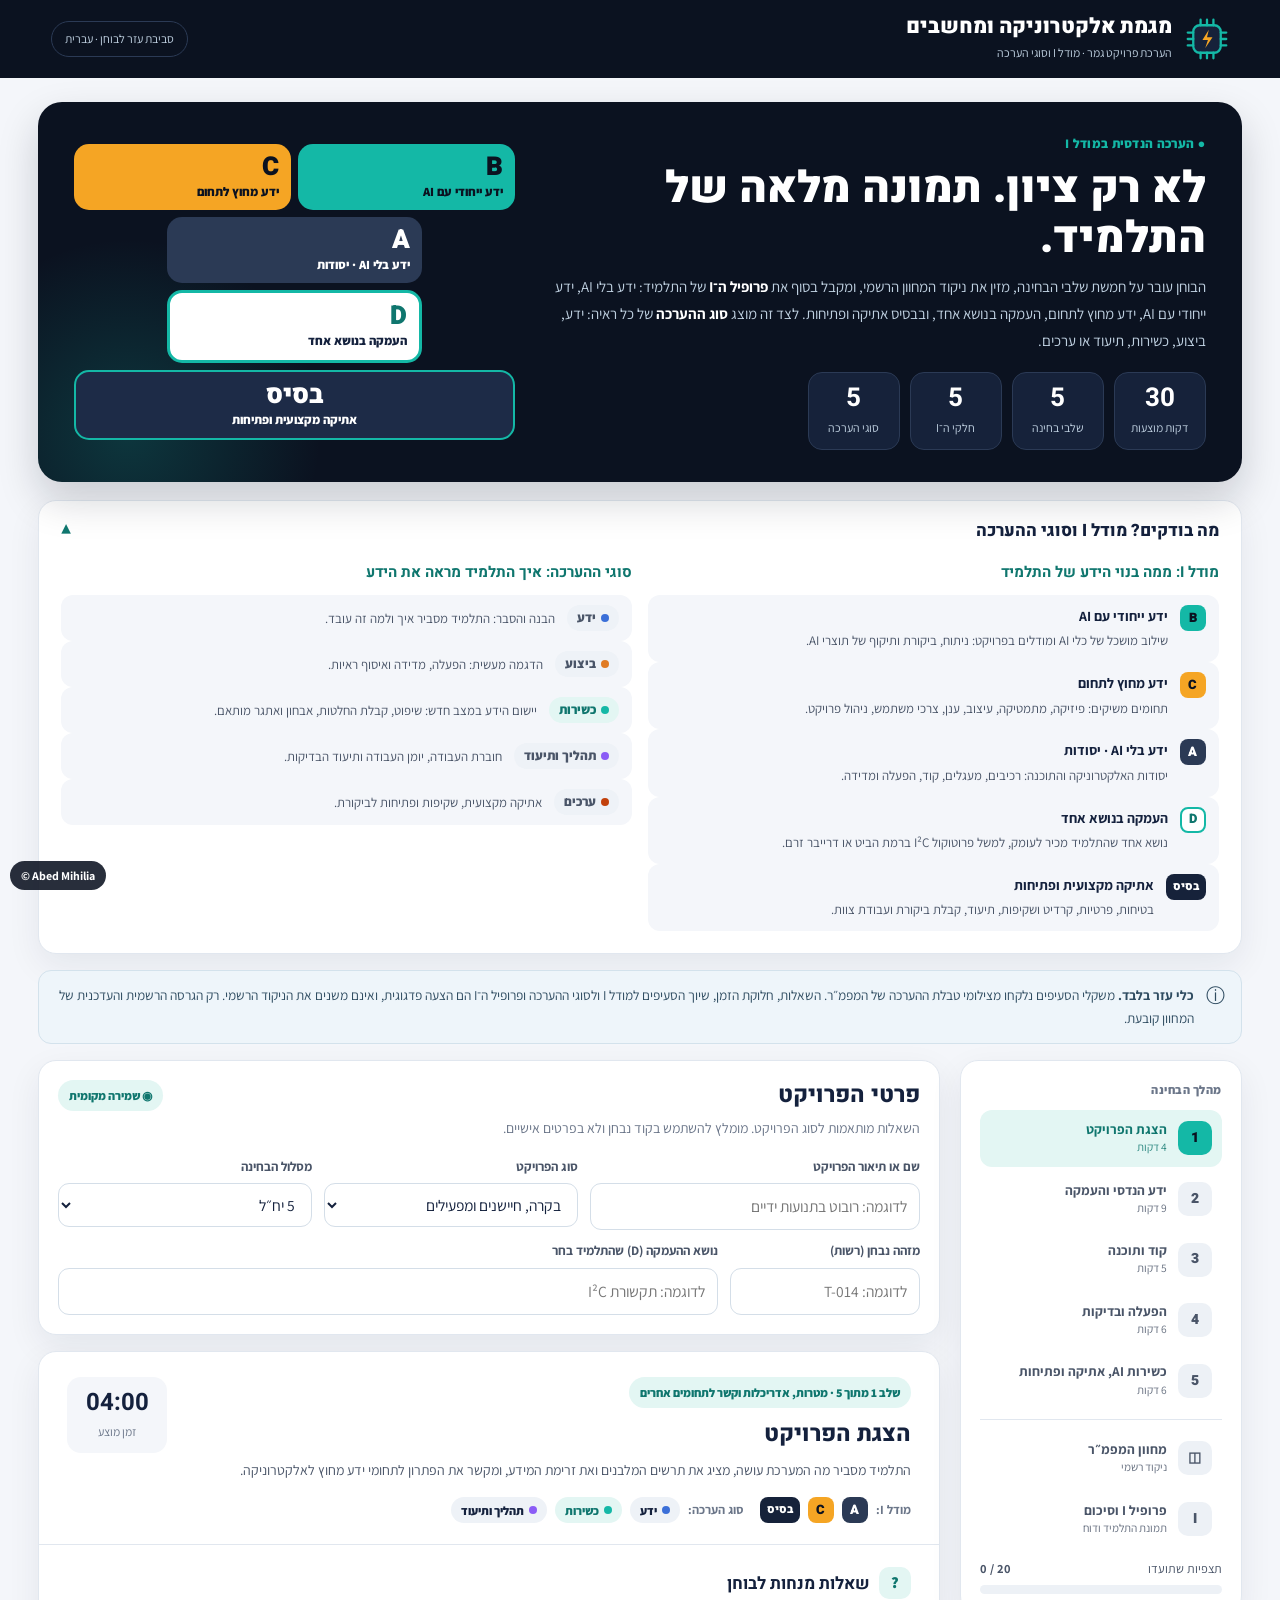
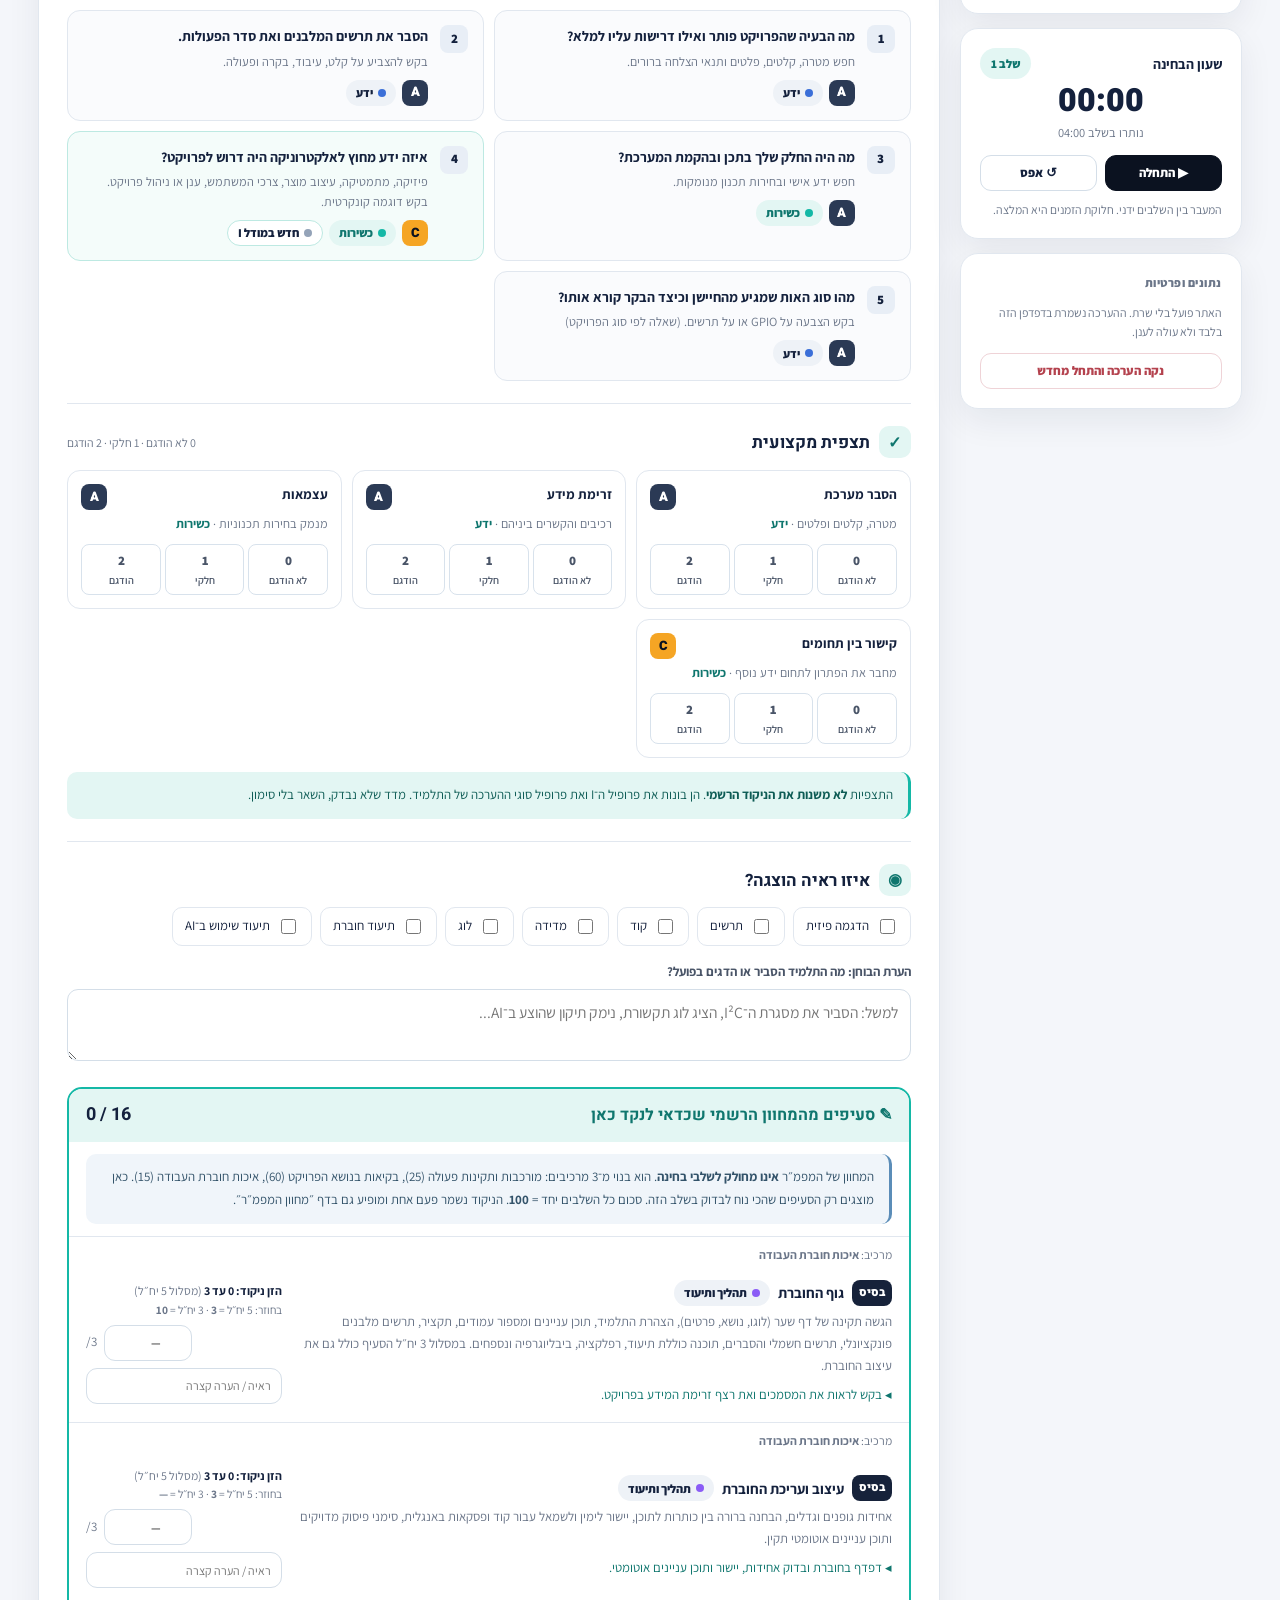
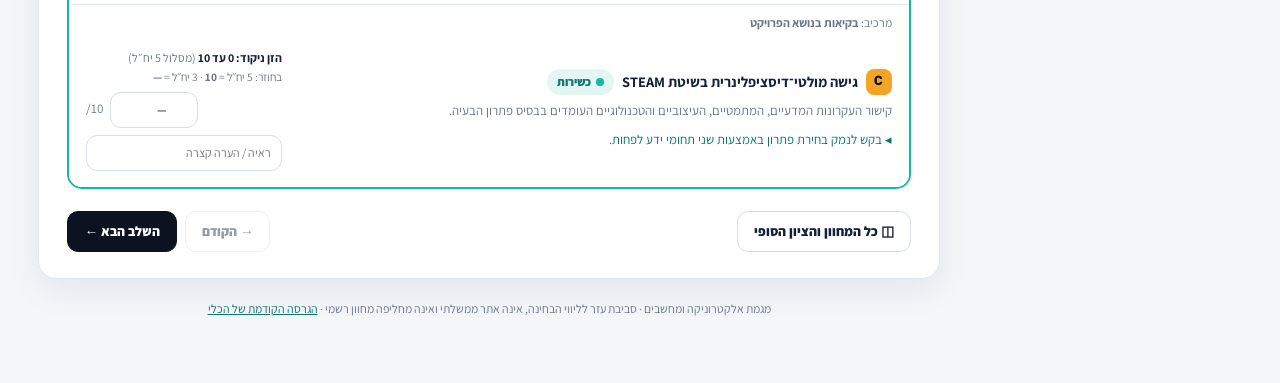
<file: megama.html>
<!DOCTYPE html>
<html lang="he" dir="rtl">
<head>
<meta charset="utf-8">
<meta name="viewport" content="width=device-width,initial-scale=1">
<meta name="theme-color" content="#0B1220">
<meta name="description" content="מגמת אלקטרוניקה ומחשבים — הערכת פרויקט גמר לפי מודל I: ידע בלי AI, ידע ייחודי עם AI, ידע מחוץ לתחום, העמקה ובסיס של אתיקה ופתיחות, לצד סוגי ההערכה: ידע, ביצוע, כשירות, תיעוד וערכים.">
<title>מגמת אלקטרוניקה ומחשבים | הערכת פרויקט גמר במודל I</title>
<link rel="preconnect" href="https://fonts.googleapis.com">
<link rel="preconnect" href="https://fonts.gstatic.com" crossorigin>
<link href="https://fonts.googleapis.com/css2?family=Assistant:wght@400;600;700;800&family=Heebo:wght@500;700;800;900&display=swap" rel="stylesheet">
<style>
:root{
 --navy:#0B1220;--navy2:#16223A;--steel:#2B3A55;--paper:#F4F6FA;--ink:#14213D;--soft:#4A5568;--sub:#6B7689;--mist:#BFD0E0;
 --teal:#14B8A6;--teal-d:#0F766E;--teal-soft:#E3F6F3;--amber:#F5A524;--amber-d:#8A5A0B;--amber-soft:#FFF5E1;
 --red:#B4424E;--red-soft:#FDEEF0;--white:#FFFFFF;--line:#E1E7EF;--shadow:0 12px 34px rgba(20,33,61,.07)
}
*{box-sizing:border-box}html{scroll-behavior:smooth}
body{margin:0;background:var(--paper);color:var(--ink);font-family:Assistant,Arial,sans-serif;font-size:15.5px;line-height:1.6}
button,input,select,textarea{font:inherit}button{cursor:pointer}button:disabled{cursor:not-allowed;opacity:.45}
:focus-visible{outline:3px solid #7dd3c8;outline-offset:2px}
h1,h2,h3{font-family:Heebo,Arial,sans-serif;margin-top:0}p{margin-top:0}
h1{font-size:clamp(28px,3.4vw,44px);line-height:1.15;margin-bottom:10px;font-weight:900}
h2{font-size:23px;line-height:1.35;margin-bottom:6px;font-weight:800}h3{font-size:17px;margin-bottom:8px;font-weight:700}
small{font-size:12px}.muted{color:var(--sub)}.ltr{direction:ltr;unicode-bidi:isolate;display:inline-block;font-variant-numeric:tabular-nums}.hidden{display:none!important}

/* header */
.header{background:var(--navy);color:#fff;padding:14px clamp(16px,4vw,60px);display:flex;justify-content:space-between;align-items:center;gap:14px}
.brand{display:flex;align-items:center;gap:13px}
.brand svg{width:44px;height:44px;flex:none}
.brand b{font-family:Heebo,Arial,sans-serif;font-size:21px;font-weight:900;display:block;line-height:1.2}
.brand small{color:var(--mist);font-size:12px}
.header-note{color:var(--mist);border:1px solid var(--steel);padding:7px 13px;border-radius:40px;font-size:12px;white-space:nowrap}

.wrap{max-width:1500px;margin:0 auto;padding:24px clamp(14px,3vw,46px) 60px}

/* hero */
.hero{position:relative;border-radius:24px;background:var(--navy);color:#fff;padding:32px 36px;display:grid;grid-template-columns:minmax(0,1.35fr) minmax(260px,.9fr);gap:30px;align-items:center;overflow:hidden;box-shadow:0 18px 40px rgba(11,18,32,.18)}
.hero:before{content:"";position:absolute;inset:auto auto -160px -120px;width:420px;height:420px;border-radius:50%;background:radial-gradient(circle,rgba(20,184,166,.22),transparent 65%)}
.hero>*{position:relative}
.eyebrow{font-size:13px;font-weight:800;color:var(--teal);letter-spacing:.3px;margin-bottom:8px}
.hero p{color:var(--mist);font-size:15px;line-height:1.8;max-width:680px;margin-bottom:18px}
.hero-stats{display:flex;gap:10px;flex-wrap:wrap}
.hero-stat{border:1px solid var(--steel);background:var(--navy2);border-radius:14px;padding:10px 16px;min-width:92px;text-align:center}
.hero-stat b{display:block;font-family:Heebo,Arial,sans-serif;font-size:26px;line-height:1.2;color:#fff}
.hero-stat span{font-size:12px;color:var(--mist)}

/* I shape */
.ishape{display:grid;gap:7px;width:100%;max-width:560px;margin:0 auto}
.i-top{display:grid;grid-template-columns:1fr 1fr;gap:7px}
.i-stem{width:58%;margin:0 auto;display:grid;gap:7px}
.ibar{border-radius:15px;padding:12px 15px;min-width:0}
.ibar .ilet{font-family:Heebo,Arial,sans-serif;font-weight:900;font-size:26px;line-height:1}
.ibar .iname{font-weight:800;font-size:13.5px;line-height:1.3;margin-top:4px}
.ibar .ipct{font-family:Heebo,Arial,sans-serif;font-weight:900;font-size:24px;line-height:1.1;margin-top:8px}
.ibar .ilvl{font-size:12px;font-weight:700;opacity:.9}
.ibar .iw{font-size:11.5px;opacity:.85;margin-top:2px}
.meter{height:8px;border-radius:9px;margin-top:7px;overflow:hidden}
.meter i{display:block;height:100%;border-radius:9px;transition:width .3s}
.ib{background:var(--teal);color:var(--navy)}.ib .meter{background:rgba(11,18,32,.18)}.ib .meter i{background:var(--navy)}
.ic{background:var(--amber);color:var(--navy)}.ic .meter{background:rgba(11,18,32,.18)}.ic .meter i{background:var(--navy)}
.ia{background:var(--steel);color:#fff}.ia .meter{background:rgba(255,255,255,.18)}.ia .meter i{background:var(--teal)}
.id{background:#fff;color:var(--ink);border:3px solid var(--teal)}.id .ilet{color:var(--teal-d)}.id .meter{background:#E5ECF3}.id .meter i{background:var(--teal-d)}
.ie{background:var(--navy2);color:#fff;border:2px solid var(--teal);text-align:center}.ie .meter{background:rgba(255,255,255,.16);max-width:340px;margin-inline:auto}.ie .meter i{background:var(--teal)}
.hero .ibar{padding:12px 14px}.hero .ie{background:#1d2b47}
.ishape.mini .ibar{padding:10px 12px}.ishape.mini .iname{font-size:12.5px}

/* explainer */
.explain{margin-top:18px}
.explain summary{cursor:pointer;list-style:none;display:flex;justify-content:space-between;align-items:center;gap:10px;padding:16px 22px;font-family:Heebo,Arial,sans-serif;font-weight:800;font-size:17px}
.explain summary::-webkit-details-marker{display:none}
.explain summary:after{content:"▾";color:var(--teal-d);transition:transform .2s}
.explain[open] summary:after{transform:rotate(180deg)}
.explain-body{display:grid;grid-template-columns:1fr 1fr;gap:16px;padding:0 22px 22px}
.legend{display:flex;flex-direction:column;gap:9px}
.legend-row{display:flex;gap:12px;align-items:flex-start;background:var(--paper);border-radius:12px;padding:10px 13px}
.legend-row b{display:block;font-size:14px}.legend-row span{font-size:13px;color:var(--soft);line-height:1.6}
.legend h3{font-size:15px;color:var(--teal-d);margin:0 0 2px}

/* chips */
.ichip{display:inline-grid;place-items:center;min-width:26px;height:26px;padding:0 7px;border-radius:8px;font-family:Heebo,Arial,sans-serif;font-weight:900;font-size:13px;flex:none}
.ichip.k-B{background:var(--teal);color:var(--navy)}.ichip.k-C{background:var(--amber);color:var(--navy)}.ichip.k-A{background:var(--steel);color:#fff}
.ichip.k-D{background:#fff;color:var(--teal-d);border:2px solid var(--teal)}.ichip.k-E{background:var(--navy2);color:#fff;font-size:11.5px}
.tchip{display:inline-flex;align-items:center;gap:5px;height:26px;padding:0 10px;border-radius:20px;font-size:12px;font-weight:800;background:#EEF2F7;color:var(--ink);white-space:nowrap}
.tchip:before{content:"";width:8px;height:8px;border-radius:50%;background:var(--dot,#94a3b8)}
.t-know{--dot:#3B6FD8}.t-perf{--dot:#E07B24}.t-comp{--dot:#14B8A6}.t-doc{--dot:#8B5CF6}.t-val{--dot:#C2410C}
.tchip.t-comp{background:var(--teal-soft);color:var(--teal-d)}
.chips{display:flex;gap:6px;flex-wrap:wrap;align-items:center}
.focusline{display:flex;gap:16px;flex-wrap:wrap;margin-top:14px;font-size:12.5px;color:var(--sub);font-weight:700}
.focusline>div{display:flex;gap:8px;align-items:center;flex-wrap:wrap}

/* notices */
.notice{display:flex;gap:12px;align-items:flex-start;margin:16px 0;border:1px solid #D3E2EC;background:#EEF5FA;color:#2F4C61;border-radius:13px;padding:13px 16px;font-size:13.5px;line-height:1.7}
.notice .mark{font-size:19px;line-height:1.2}.notice.warning{background:var(--amber-soft);border-color:#F2DDB0;color:#6E4A10}

/* layout */
.workspace{display:grid;grid-template-columns:282px minmax(0,1fr);gap:20px;align-items:start}
.sidebar{position:sticky;top:14px;display:flex;flex-direction:column;gap:14px}
.card{background:var(--white);border:1px solid var(--line);border-radius:18px;box-shadow:var(--shadow)}
.pad{padding:19px}
.kicker{font-size:12px;font-weight:800;color:var(--sub);letter-spacing:.5px;margin-bottom:11px}
.menu{display:flex;flex-direction:column;gap:4px}
.navbtn{width:100%;border:0;background:transparent;color:var(--soft);display:flex;align-items:center;gap:11px;text-align:right;padding:10px;border-radius:12px;transition:background .15s}
.navbtn:hover{background:var(--paper)}
.navbtn.active{background:var(--teal-soft);color:var(--teal-d)}
.navicon{width:34px;height:34px;flex:none;background:#EDF1F6;color:var(--soft);border-radius:10px;display:grid;place-items:center;font-family:Heebo,Arial,sans-serif;font-weight:900;font-size:14px}
.navbtn.active .navicon{background:var(--teal);color:var(--navy)}
.navbtn .detail{flex:1;min-width:0}.navbtn .detail strong{display:block;font-size:13.5px;line-height:1.35}.navbtn .detail small{display:block;font-size:11.5px;opacity:.85}
.navbtn .check{color:var(--teal-d);font-weight:900}
.navgroup{border-top:1px solid var(--line);margin-top:10px;padding-top:10px;display:flex;flex-direction:column;gap:4px}
.progressline{display:flex;justify-content:space-between;font-size:12.5px;color:var(--soft);margin:12px 0 6px}
.progress{height:9px;background:#EDF1F6;border-radius:15px;overflow:hidden}.progress>div{height:100%;background:linear-gradient(90deg,var(--teal),#3B82F6);border-radius:14px;transition:width .2s}
.timer{font-family:Heebo,Arial,sans-serif;font-weight:900;font-size:32px;text-align:center;direction:ltr;font-variant-numeric:tabular-nums;line-height:1.35}
.timer.warn{color:var(--red)}.timer-sub{text-align:center;font-size:12.5px;color:var(--sub)}
.timer-actions{display:flex;gap:8px;margin-top:12px}.timer-actions button{flex:1}
.helper{font-size:12px;color:var(--sub);line-height:1.6;margin:9px 0 0}
.main{display:flex;flex-direction:column;gap:16px;min-width:0}
.panel-head{display:flex;justify-content:space-between;align-items:flex-start;gap:12px}
.panel-head p{font-size:14px;color:var(--sub);margin:5px 0 0;line-height:1.7}
.pill{display:inline-flex;align-items:center;gap:6px;background:var(--teal-soft);color:var(--teal-d);font-size:12px;font-weight:800;padding:6px 11px;border-radius:25px;white-space:nowrap}
.pill.dark{background:var(--navy);color:#fff}
.formfields{display:grid;grid-template-columns:1.3fr 1fr 1fr;gap:12px;margin-top:16px}
.field{display:block;min-width:0}.field>span{display:block;color:var(--soft);font-weight:700;font-size:13px;margin-bottom:6px}
.field input,.field select,.field textarea,.entry-input{width:100%;min-height:44px;background:#fff;border:1px solid #D4DEE8;border-radius:11px;padding:10px 12px;color:var(--ink);outline:0}
.field input:focus,.field select:focus,.field textarea:focus,.entry-input:focus{border-color:var(--teal);box-shadow:0 0 0 3px rgba(20,184,166,.18)}
textarea{resize:vertical;min-height:80px;line-height:1.6}
.btn{display:inline-flex;justify-content:center;align-items:center;gap:7px;background:#fff;border:1px solid #D4DEE8;color:var(--ink);border-radius:11px;padding:9px 16px;font-size:13.5px;font-weight:800;min-height:40px;transition:background .12s,border-color .12s}
.btn:hover:not(:disabled){background:var(--paper);border-color:#B5C4D4}
.btn.primary{background:var(--navy);color:#fff;border-color:var(--navy)}.btn.primary:hover:not(:disabled){background:var(--navy2)}
.btn.teal{background:var(--teal);color:var(--navy);border-color:var(--teal)}
.btn.danger{color:var(--red);border-color:#EFD3D7}
.btn.sm{padding:7px 11px;min-height:34px;font-size:12.5px}.btn:active{transform:translateY(1px)}
.split{display:flex;justify-content:space-between;align-items:center;gap:12px;flex-wrap:wrap}
.blockline{height:1px;background:var(--line);margin:22px 0}
.subsection{display:flex;align-items:center;gap:9px;margin-bottom:11px}.subsection h3{margin:0}
.roundicon{width:32px;height:32px;background:var(--teal-soft);color:var(--teal-d);border-radius:10px;display:grid;place-items:center;font-size:16px;font-weight:900}

/* stage */
.stage-top{padding:25px 28px 21px;border-bottom:1px solid var(--line);display:flex;justify-content:space-between;gap:16px}
.stage-top p{font-size:14px;color:var(--soft);line-height:1.8;max-width:760px;margin:8px 0 0}
.timepill{background:var(--paper);text-align:center;border-radius:14px;min-width:100px;padding:10px 16px;align-self:start}
.timepill b{display:block;font-family:Heebo,Arial,sans-serif;color:var(--ink);font-size:24px;line-height:1.3}.timepill small{color:var(--sub)}
.stage-inner{padding:22px 28px 26px}
.qgrid{display:grid;grid-template-columns:repeat(2,minmax(0,1fr));gap:10px}
.question{padding:14px 15px;display:flex;gap:12px;border:1px solid var(--line);background:#FAFBFD;border-radius:13px}
.question .num{flex:none;background:#E8EEF6;color:var(--ink);border-radius:8px;width:28px;height:28px;display:grid;place-items:center;font-weight:800;font-size:13px}
.question .qbody{flex:1;min-width:0}
.question strong{font-size:14px;line-height:1.6;display:block}
.question small{font-size:12.5px;line-height:1.6;display:block;color:var(--sub);margin-top:4px}
.question .chips{margin-top:8px}
.question.new{border-color:#BDE9E2;background:#F4FCFA}
.checks{display:flex;gap:8px;flex-wrap:wrap}
.checkitem{border:1px solid var(--line);background:#fff;padding:8px 12px;border-radius:10px;display:flex;align-items:center;gap:7px;font-size:13px;cursor:pointer}
.checkitem.checked{border-color:#7FD8CB;background:var(--teal-soft);color:var(--teal-d)}
.checkitem input{accent-color:var(--teal-d);width:15px;height:15px}
.tipbox{background:#F0F5FA;border-right:3px solid #5B8DB8;border-radius:10px;padding:12px 15px;font-size:13px;line-height:1.75;color:#33536A;margin:14px 0}
.tipbox.amber{background:var(--amber-soft);border-color:var(--amber);color:#6E4A10}
.tipbox.teal{background:var(--teal-soft);border-color:var(--teal);color:#0E5C55}
.criteria-lite{display:grid;grid-template-columns:repeat(auto-fill,minmax(210px,1fr));gap:10px}
.lite{border:1px solid var(--line);padding:13px;border-radius:13px;background:#fff;display:flex;flex-direction:column}
.lite .lhead{display:flex;justify-content:space-between;gap:8px;align-items:flex-start}
.lite strong{font-size:13.5px;display:block}
.lite p{font-size:12.5px;color:var(--sub);margin:4px 0 10px;line-height:1.55;flex:1}
.scale{display:flex;gap:4px}
.scale button{min-width:0;flex:1;border:1px solid #D8E2EC;background:#fff;color:var(--soft);font-weight:800;border-radius:8px;padding:6px 4px;font-size:13px}
.scale button small{display:block;font-weight:600;font-size:10.5px}
.scale button[aria-pressed="true"]{background:var(--teal-soft);border-color:var(--teal);color:var(--teal-d)}
.scale button[aria-pressed="true"].bad{background:var(--red-soft);color:var(--red);border-color:#E9B5BC}
.scale button[aria-pressed="true"].mid{background:var(--amber-soft);color:var(--amber-d);border-color:#F1CB80}
.step-actions{display:flex;justify-content:space-between;gap:10px;flex-wrap:wrap;margin-top:22px}
.actions-right{display:flex;gap:8px;flex-wrap:wrap}
.special{border-radius:16px;padding:18px 20px;margin-bottom:22px}
.special h3{display:flex;gap:9px;align-items:center}
.special p{font-size:14px;line-height:1.75;margin-bottom:10px}
.special.d{border:2px solid var(--teal);background:linear-gradient(160deg,#F2FCFA,#fff)}
.special.d h3{color:var(--teal-d)}
.special.b{border:1px solid #BDE9E2;background:linear-gradient(160deg,#F2FCFA,#F3F7FC)}
.special.b h3{color:var(--teal-d)}
.special.e{border:1px solid #CBD5E3;background:#F6F8FB}
.suggested{margin-bottom:12px;padding:10px 13px;background:#fff;border:1px solid var(--line);border-radius:10px;font-size:13px;line-height:1.7}
.topicchips{display:flex;gap:6px;flex-wrap:wrap;margin:8px 0 12px}
.topicchips button{border:1px solid #BFE5DF;background:#fff;color:var(--teal-d);border-radius:20px;padding:5px 11px;font-size:12.5px;font-weight:700}
.topicchips button:hover{background:var(--teal-soft)}

/* rubric */
.rubric-intro{padding:22px 26px;border-bottom:1px solid var(--line)}
.score-summary{display:grid;grid-template-columns:repeat(3,minmax(0,1fr));gap:10px;margin:18px 0 0}
.stat{background:var(--paper);padding:13px 16px;border-radius:13px}
.stat strong{font-family:Heebo,Arial,sans-serif;font-size:26px;display:block;line-height:1.4;color:var(--ink);font-variant-numeric:tabular-nums}
.stat span{font-size:12.5px;color:var(--sub)}
.groups{padding:20px 24px 26px;display:flex;flex-direction:column;gap:14px}
.rubric-group{border:1px solid var(--line);border-radius:15px;overflow:hidden}
.rubric-group-header{background:var(--navy);color:#fff;padding:13px 17px;display:flex;justify-content:space-between;align-items:center;gap:14px}
.rubric-group-header h3{font-size:16px;margin:0}.rubric-group-header small{color:var(--mist)}
.group-total{font-family:Heebo,Arial,sans-serif;font-weight:800;color:var(--teal);white-space:nowrap}
.criterion{border-top:1px solid var(--line);display:grid;grid-template-columns:minmax(0,1fr) 196px;gap:15px;align-items:center;padding:16px 17px;background:#fff}
.criterion .ctitle{display:flex;gap:8px;align-items:center;flex-wrap:wrap}
.criterion strong{font-size:14.5px}
.criterion .desc{font-size:13px;color:var(--sub);line-height:1.7;margin-top:5px}
.criterion .cue{font-size:13px;color:var(--teal-d);margin-top:7px;line-height:1.65}
.criterion-controls{display:flex;flex-direction:column;gap:7px}
.criterion-controls label{font-size:12px;color:var(--sub)}
.score-field{display:flex;align-items:center;gap:7px;justify-content:flex-end}
.score-field input{width:88px;min-height:42px;font-weight:800;text-align:center;font-size:17px}
.score-field em{font-size:13px;color:var(--sub);font-style:normal;direction:ltr}
.notapp{font-size:12.5px;color:var(--sub);background:#F2F4F6;padding:10px;border-radius:10px;text-align:center}
.criterion-controls .entry-input{min-height:36px;padding:7px 10px;font-size:12px}
.rubric-foot{padding:0 26px 24px;font-size:12.5px;color:var(--sub)}
.stage-score{border:2px solid var(--teal);border-radius:15px;margin:20px 0 6px;overflow:hidden}
.stage-score-head{display:flex;justify-content:space-between;align-items:center;gap:12px;padding:12px 17px;background:var(--teal-soft)}
.stage-score-head h3{margin:0;font-size:16px;color:var(--teal-d)}
.stage-score-head b{font-family:Heebo,Arial,sans-serif;font-size:18px;color:var(--ink);white-space:nowrap}
.final-grade{border:2px solid var(--navy);background:#fff;border-radius:15px;padding:16px 18px;margin-top:16px;display:flex;flex-wrap:wrap;gap:14px;align-items:center;justify-content:space-between}
.final-grade h3{margin:0 0 3px;font-size:18px}.final-grade p{margin:0;font-size:13px;color:var(--sub)}
.fg-ctrl{display:flex;align-items:center;gap:8px;flex-wrap:wrap}
.final-grade input{width:98px;min-height:48px;font-size:23px;font-weight:800;text-align:center}
.final-grade em{font-style:normal;color:var(--sub);direction:ltr}

/* profile */
.profile-wrap{display:grid;grid-template-columns:minmax(0,1.15fr) minmax(0,1fr);gap:18px;margin-top:20px}
.profile-card{border:1px solid var(--line);border-radius:16px;padding:18px;background:#fff}
.profile-card h3{display:flex;justify-content:space-between;gap:10px;align-items:center}
.weightline{font-size:12.5px;color:var(--sub);margin-top:12px;line-height:1.8;text-align:center}
.trow{display:grid;grid-template-columns:110px minmax(0,1fr) 62px;gap:10px;align-items:center;padding:9px 0;border-bottom:1px solid var(--line)}
.trow:last-child{border-bottom:0}
.trow b{font-size:14px}.trow small{display:block;color:var(--sub);font-size:11.5px;line-height:1.4}
.tbar{height:12px;background:#EDF1F6;border-radius:10px;overflow:hidden}.tbar i{display:block;height:100%;border-radius:10px;background:var(--dot)}
.tval{font-family:Heebo,Arial,sans-serif;font-weight:800;text-align:left;direction:ltr;font-size:15px}
.feedback{margin-top:16px;display:grid;grid-template-columns:1fr 1fr;gap:12px}
.fb{border-radius:13px;padding:13px 15px;font-size:13.5px;line-height:1.7}
.fb b{display:block;font-family:Heebo,Arial,sans-serif;font-size:14px;margin-bottom:3px}
.fb.good{background:var(--teal-soft);color:#0E5C55}.fb.grow{background:var(--amber-soft);color:#6E4A10}

/* summary */
.summary-pad{padding:26px}
.sum-meta{display:flex;gap:12px;flex-wrap:wrap;margin-top:10px;font-size:13px;color:var(--soft)}
.table-scroll{overflow-x:auto;border:1px solid var(--line);border-radius:13px;margin-top:16px}
.reporttable{border-collapse:collapse;width:100%;min-width:620px;font-size:13px}
.reporttable th{background:var(--navy);color:#fff;padding:11px 13px;text-align:right}
.reporttable td{padding:11px 13px;border-top:1px solid var(--line);vertical-align:top}
.reporttable .grp-row td{background:var(--paper);font-size:13.5px}
.reporttable .item-name{padding-right:24px}
.sum-field{justify-content:flex-start}.sum-field input{width:78px;min-height:38px;font-size:16px;font-weight:800;text-align:center}
.reporttable td .entry-input[type=text]{min-height:36px;font-size:12.5px}
.summary-actions{display:flex;flex-wrap:wrap;gap:8px;margin-top:22px}
.print-title{display:none}

.footer{text-align:center;color:var(--sub);font-size:12px;padding:4px 0}
.footer a{color:var(--teal-d)}
.toast{position:fixed;bottom:22px;left:50%;transform:translate(-50%,10px);max-width:420px;opacity:0;pointer-events:none;background:var(--navy);color:#fff;border-radius:11px;padding:11px 17px;box-shadow:0 10px 25px rgba(0,0,0,.2);transition:.2s;z-index:30;font-size:13.5px}
.toast.show{opacity:1;transform:translate(-50%,0)}
.credit{position:fixed;bottom:10px;left:10px;z-index:25;background:var(--navy);color:#fff;font-size:12px;font-weight:700;padding:5px 11px;border-radius:20px;opacity:.88;direction:ltr}

@media(max-width:1150px){.workspace{grid-template-columns:236px minmax(0,1fr)}.formfields{grid-template-columns:1fr 1fr}.formfields .field:first-child{grid-column:1/-1}.qgrid{grid-template-columns:1fr}.criterion{grid-template-columns:1fr 170px}.profile-wrap{grid-template-columns:1fr}}
@media(max-width:900px){.hero{grid-template-columns:1fr}.hero .ishape{max-width:440px}.explain-body{grid-template-columns:1fr}}
@media(max-width:760px){.header-note{display:none}.hero{padding:22px 18px}.wrap{padding:14px 12px 50px}.workspace{display:flex;flex-direction:column}.sidebar{position:static;width:100%}.menu{display:grid;grid-template-columns:repeat(5,minmax(0,1fr));gap:4px}.menu .navbtn{padding:7px 2px;flex-direction:column;gap:4px;text-align:center}.menu .navbtn .detail strong{font-size:10.5px}.menu .navbtn .detail small,.menu .navbtn .check{display:none}.navgroup{display:grid;grid-template-columns:1fr 1fr 1fr}.navgroup .navbtn{flex-direction:column;text-align:center;gap:4px;padding:8px 2px}.navgroup .navbtn small{display:none}.sidebar>.card:nth-child(2),.sidebar>.card:nth-child(3){display:none}.formfields{grid-template-columns:1fr}.stage-top{padding:18px}.stage-top h2{font-size:21px}.stage-inner,.summary-pad{padding:18px}.timepill{min-width:76px;padding:9px}.groups{padding:14px}.criterion{grid-template-columns:1fr}.criterion-controls{max-width:280px}.stat{padding:10px}.stat strong{font-size:21px}.panel-head{flex-direction:column}.feedback{grid-template-columns:1fr}.trow{grid-template-columns:92px minmax(0,1fr) 52px}.explain-body{padding:0 14px 16px}}
@media(max-width:480px){.score-summary{gap:5px}.stat strong{font-size:18px}.stat span{font-size:11px}.i-stem{width:70%}.ibar .iname{font-size:12px}.ibar .ipct{font-size:20px}.actions-right{width:100%}.actions-right>*{flex:1}}
@media print{body{background:#fff}.header,.hero,.explain,.sidebar,.form-card,.stage-card,.rubric-card,.notice,.no-print,.footer,.toast,.credit{display:none!important}.wrap{padding:0;max-width:none}.workspace,.main{display:block}.report-card{display:block!important;border:0;box-shadow:none}.summary-pad{padding:0}.print-title{display:block}.reporttable th{background:#e9edf2!important;color:#000}.reporttable td,.reporttable th{font-size:10px;padding:5px}.reporttable{min-width:0}.table-scroll{overflow:visible}.profile-wrap{grid-template-columns:1fr 1fr}.ibar,.ichip,.tbar i,.meter i{-webkit-print-color-adjust:exact;print-color-adjust:exact}}
</style>
</head>
<body>
<header class="header">
 <div class="brand">
  <svg viewBox="0 0 48 48" aria-hidden="true"><rect x="9" y="9" width="30" height="30" rx="7" fill="#16223A" stroke="#14B8A6" stroke-width="2.5"/><g stroke="#14B8A6" stroke-width="2.5" stroke-linecap="round"><path d="M17 3v6M24 3v6M31 3v6M17 39v6M24 39v6M31 39v6M3 17h6M3 24h6M3 31h6M39 17h6M39 24h6M39 31h6"/></g><path d="M26 14l-7 11h6l-3 9 8-12h-6z" fill="#F5A524"/></svg>
  <div><b>מגמת אלקטרוניקה ומחשבים</b><small>הערכת פרויקט גמר · מודל I וסוגי הערכה</small></div>
 </div>
 <div class="header-note">סביבת עזר לבוחן · עברית</div>
</header>
<div class="wrap">
<section class="hero">
 <div>
  <div class="eyebrow">● הערכה הנדסית במודל I</div>
  <h1>לא רק ציון. תמונה מלאה של התלמיד.</h1>
  <p>הבוחן עובר על חמשת שלבי הבחינה, מזין את ניקוד המחוון הרשמי, ומקבל בסוף את <b style="color:#fff">פרופיל ה־I</b> של התלמיד: ידע בלי AI, ידע ייחודי עם AI, ידע מחוץ לתחום, העמקה בנושא אחד, ובבסיס אתיקה ופתיחות. לצד זה מוצג <b style="color:#fff">סוג ההערכה</b> של כל ראיה: ידע, ביצוע, כשירות, תיעוד או ערכים.</p>
  <div class="hero-stats"><div class="hero-stat"><b>30</b><span>דקות מוצעות</span></div><div class="hero-stat"><b>5</b><span>שלבי בחינה</span></div><div class="hero-stat"><b>5</b><span>חלקי ה־I</span></div><div class="hero-stat"><b>5</b><span>סוגי הערכה</span></div></div>
 </div>
 <div id="heroI"></div>
</section>

<details class="card explain" id="explain">
 <summary>מה בודקים? מודל I וסוגי ההערכה</summary>
 <div class="explain-body">
  <div class="legend"><h3>מודל I: ממה בנוי הידע של התלמיד</h3><div id="legendI"></div></div>
  <div class="legend"><h3>סוגי ההערכה: איך התלמיד מראה את הידע</h3><div id="legendT"></div></div>
 </div>
</details>

<div class="notice"><span class="mark" aria-hidden="true">ⓘ</span><div><strong>כלי עזר בלבד.</strong> משקלי הסעיפים נלקחו מצילומי טבלת ההערכה של המפמ״ר. השאלות, חלוקת הזמן, שיוך הסעיפים למודל I ולסוגי ההערכה ופרופיל ה־I הם הצעה פדגוגית, ואינם משנים את הניקוד הרשמי. רק הגרסה הרשמית והעדכנית של המחוון קובעת.</div></div>

<div class="workspace">
<aside class="sidebar" aria-label="ניווט">
 <div class="card pad"><div class="kicker">מהלך הבחינה</div><nav class="menu" id="stepNav" aria-label="שלבי הבחינה"></nav>
  <div class="navgroup">
   <button class="navbtn" id="navRubric" type="button"><span class="navicon">◫</span><span class="detail"><strong>מחוון המפמ״ר</strong><small>ניקוד רשמי</small></span></button>
   <button class="navbtn" id="navSummary" type="button"><span class="navicon">I</span><span class="detail"><strong>פרופיל I וסיכום</strong><small>תמונת התלמיד ודוח</small></span></button>
  </div>
  <div class="progressline"><span>תצפיות שתועדו</span><b id="progressText" class="ltr">0 / 0</b></div><div class="progress"><div id="progressFill" style="width:0%"></div></div>
 </div>
 <div class="card pad"><div class="split"><b style="font-size:14px">שעון הבחינה</b><span class="pill" id="phaseName">שלב 1</span></div><div class="timer" id="clock">00:00</div><div class="timer-sub" id="phaseClock">נותרו בשלב 04:00</div><div class="timer-actions"><button class="btn primary sm" id="timerToggle" type="button">▶ התחלה</button><button class="btn sm" id="timerReset" type="button">↺ אפס</button></div><p class="helper">המעבר בין השלבים ידני. חלוקת הזמנים היא המלצה.</p></div>
 <div class="card pad"><div class="kicker">נתונים ופרטיות</div><p class="helper" style="margin:0 0 12px">האתר פועל בלי שרת. ההערכה נשמרת בדפדפן הזה בלבד ולא עולה לענן.</p><button class="btn danger sm" id="clearAll" type="button" style="width:100%">נקה הערכה והתחל מחדש</button></div>
</aside>
<main class="main">
 <section class="card pad form-card"><div class="panel-head"><div><h2>פרטי הפרויקט</h2><p>השאלות מותאמות לסוג הפרויקט. מומלץ להשתמש בקוד נבחן ולא בפרטים אישיים.</p></div><span class="pill">◉ שמירה מקומית</span></div>
  <div class="formfields"><label class="field"><span>שם או תיאור הפרויקט</span><input id="project" maxlength="120" placeholder="לדוגמה: רובוט בתנועות ידיים"></label><label class="field"><span>סוג הפרויקט</span><select id="projectType"><option value="sensors">בקרה, חיישנים ומפעילים</option><option value="iot">תקשורת ו־IoT</option><option value="ai">מודל AI כחלק מהמערכת</option><option value="other">פרויקט אחר</option></select></label><label class="field"><span>מסלול הבחינה</span><select id="track"><option value="5">5 יח״ל</option><option value="3">3 יח״ל</option></select></label></div>
  <div style="margin-top:11px;display:flex;gap:12px;flex-wrap:wrap;align-items:end"><label class="field" style="width:190px"><span>מזהה נבחן (רשות)</span><input id="candidate" maxlength="36" placeholder="לדוגמה: T-014"></label><label class="field" style="flex:1;min-width:220px"><span>נושא ההעמקה (D) שהתלמיד בחר</span><input id="dTopicTop" maxlength="80" placeholder="לדוגמה: תקשורת I²C"></label></div>
 </section>
 <section class="card stage-card" id="stageView"></section>
 <section class="card rubric-card hidden" id="rubricView"></section>
 <section class="card report-card hidden" id="summaryView"></section>
 <div class="footer">מגמת אלקטרוניקה ומחשבים · סביבת עזר לליווי הבחינה, אינה אתר ממשלתי ואינה מחליפה מחוון רשמי · <a href="index.html">הגרסה הקודמת של הכלי</a></div>
</main>
</div>
</div>
<div class="toast" id="toast" role="status" aria-live="polite"></div>
<div class="credit">© Abed Mihilia</div>
<script>
'use strict';
const KEY='megama_imodel_v1';

// חלקי מודל I
const IPARTS={
 B:{letter:'B',name:'ידע ייחודי עם AI',desc:'שילוב מושכל של כלי AI ומודלים בפרויקט: ניתוח, ביקורת ותיקוף של תוצרי AI.',cls:'ib'},
 C:{letter:'C',name:'ידע מחוץ לתחום',desc:'תחומים משיקים: פיזיקה, מתמטיקה, עיצוב, ענן, צרכי משתמש, ניהול פרויקט.',cls:'ic'},
 A:{letter:'A',name:'ידע בלי AI · יסודות',desc:'יסודות האלקטרוניקה והתוכנה: רכיבים, מעגלים, קוד, הפעלה ומדידה.',cls:'ia'},
 D:{letter:'D',name:'העמקה בנושא אחד',desc:'נושא אחד שהתלמיד מכיר לעומק, למשל פרוטוקול I²C ברמת הביט או דרייבר זרם.',cls:'id'},
 E:{letter:'בסיס',name:'אתיקה מקצועית ופתיחות',desc:'בטיחות, פרטיות, קרדיט ושקיפות, תיעוד, קבלת ביקורת ועבודת צוות.',cls:'ie'}
};
const IORDER=['A','B','C','D','E'];
// סוגי הערכה
const TYPES={
 know:{name:'ידע',desc:'הבנה והסבר: התלמיד מסביר איך ולמה זה עובד.'},
 perf:{name:'ביצוע',desc:'הדגמה מעשית: הפעלה, מדידה ואיסוף ראיות.'},
 comp:{name:'כשירות',desc:'יישום הידע במצב חדש: שיפוט, קבלת החלטות, אבחון ואתגר מותאם.'},
 doc:{name:'תהליך ותיעוד',desc:'חוברת העבודה, יומן העבודה ותיעוד הבדיקות.'},
 val:{name:'ערכים',desc:'אתיקה מקצועית, שקיפות ופתיחות לביקורת.'}
};
const TORDER=['know','perf','comp','doc','val'];

// משקלי הקריטריונים הועתקו מצילומי טבלת המפמ״ר. i = חלק במודל I, t = סוג הערכה.
const GROUPS=[
 {id:'complex',name:'מורכבות, תקינות פעולה, נראות וגימור',cap:{'5':25,'3':40},items:[
  {id:'running',i:'A',t:'perf',name:'יישום מלא של דגם תוצר עובד',max:{'5':5,'3':10},desc:'תקינות פעולה מלאה של המערכת המשובצת; בקר, רכיבי קלט/פלט, רכיבי הפעלה ושליטה ופרוטוקולי תקשורת.',cue:'הפעל את הפרויקט והצג פעולה תקינה של קלט, בקר ופלט.'},
  {id:'finish',i:'A',t:'perf',name:'נראות אסתטית וגימור',max:{'5':5,'3':10},desc:'רמת הזיווד, הלחמות, חיווט נקי ומראה מוצר סופי אסתטי.',cue:'בדוק את סידור הרכיבים, החיווט והגימור.'},
  {id:'complexity',i:'D',t:'comp',name:'מורכבות הפרויקט',max:{'5':10,'3':null},desc:'התמודדות עם טכנולוגיות חדשות או ייחודיות, סיכונים תכנוניים ועקרונות מתקדמים; כלילת AI היא דוגמה אפשרית, לא חובה גורפת.',cue:'בקש הסבר לבחירות התכן ולבעיה ההנדסית המאתגרת ביותר.'},
  {id:'faults',i:'A',t:'perf',name:'מתודולוגיית איתור תקלות וביצוע מדידות',max:{'5':5,'3':20},desc:'ביצוע מדידות באמצעות ציוד מתאים, הצגת תוצאות והסבר שיטתי לאבחון תקלות.',cue:'בקש מדידה או הצג תקלה סבירה ובדוק כיצד התלמיד ניגש לאבחון.'}
 ]},
 {id:'knowledge',name:'בקיאות בנושא הפרויקט',cap:{'5':60,'3':30},items:[
  {id:'hardware',i:'A',t:'know',name:'הבנת חומרה ורכיבים',max:{'5':20,'3':20},desc:'הסבר אופן פעולת הרכיבים והפרוטוקולים המקשרים ביניהם, למשל I²C, SPI ו־OneWire.',cue:'בחר רכיב ופרוטוקול מהפרויקט ושאל כיצד הם עובדים.'},
  {id:'aicode',i:'B',t:'comp',name:'הבנת קוד תוך שימוש ב־AI',max:{'5':10,'3':10},desc:'ניתוח קוד קיים, הסבר הלוגיקה והצעת שינוי בקוד בעזרת כלי AI או הסבר לקוד שנוצר באמצעות AI. בצילום המחוון כתוב: ללא מימוש בפועל.',cue:'בקש להסביר פונקציה, לבקר הצעת AI ולהציע שינוי; אין חובה לבצע אותו פיזית.'},
  {id:'deepcode',i:'A',t:'know',name:'בקיאות מעמיקה בקוד ובתוכנה מודולרית',max:{'5':20,'3':null},desc:'הפרדה בין דרייברים ללוגיקה, ניתוח לוגי בזמן אמת והסבר שינויים מבניים בקוד.',cue:'בקש להסביר יחסי גומלין בין מודולים, פונקציות ונתוני מערכת.'},
  {id:'steam',i:'C',t:'comp',name:'גישה מולטי־דיסציפלינרית בשיטת STEAM',max:{'5':10,'3':null},desc:'קישור העקרונות המדעיים, המתמטיים, העיצוביים והטכנולוגיים העומדים בבסיס פתרון הבעיה.',cue:'בקש לנמק בחירת פתרון באמצעות שני תחומי ידע לפחות.'}
 ]},
 {id:'book',name:'איכות חוברת העבודה',cap:{'5':15,'3':30},items:[
  {id:'body',i:'E',t:'doc',name:'גוף החוברת',max:{'5':3,'3':10},desc:'הגשה תקינה של דף שער (לוגו, נושא, פרטים), הצהרת התלמיד, תוכן עניינים ומספור עמודים, תקציר, תרשים מלבנים פונקציונלי, תרשים חשמלי והסברים, תוכנה כוללת תיעוד, רפלקציה, ביבליוגרפיה ונספחים. במסלול 3 יח״ל הסעיף כולל גם את עיצוב החוברת.',cue:'בקש לראות את המסמכים ואת רצף זרימת המידע בפרויקט.'},
  {id:'format',i:'E',t:'doc',name:'עיצוב ועריכת החוברת',max:{'5':3,'3':null},na:{'3':'במסלול 3 יח״ל נכלל בסעיף ״גוף החוברת״ (10 נק׳)'},desc:'אחידות גופנים וגדלים, הבחנה ברורה בין כותרות לתוכן, יישור לימין ולשמאל עבור קוד ופסקאות באנגלית, סימני פיסוק מדויקים ותוכן עניינים אוטומטי תקין.',cue:'דפדף בחוברת ובדוק אחידות, יישור ותוכן עניינים אוטומטי.'},
  {id:'documentation',i:'E',t:'doc',name:'איכות התיעוד ותהליך העבודה',max:{'5':6,'3':10},desc:'תיעוד שלבי הבנייה לכל רכיב בנפרד: מאפיינים טכניים, הסבר פונקציונלי וטכנולוגי, תרשים חשמלי, קוד הפעלה, מדידות, תקלות וצילום; יומן עבודה שוטף. ב־5 יח״ל: יומן עבודה כפול (הנדסי + AI) עם נספח AI: Prompts מרכזיים, ניתוח ביקורתי ושקיפות מה פותח עצמאית.',cue:'בדוק האם תועדו בדיקות ותוצאות עבור הרכיבים בפועל, ובדוק את נספח ה־AI.'},
  {id:'transparency',i:'E',t:'val',name:'שקיפות וביקורת כלי AI',max:{'5':3,'3':10},desc:'תיעוד בחוברת של שלבי השימוש ב־AI לכתיבת קוד, תיקון שגיאות או סימולציה, לצד הבנת היכולות ותיקוף התוצרים.',cue:'בקש דוגמה מתועדת להצעת AI שנבדקה, תוקנה או נדחתה.'}
 ]}
];

// שלבי הבחינה. q: [שאלה, רמז, חלק I, סוג הערכה, חדש?]
const STAGES=[
 {name:'הצגת הפרויקט',mins:4,tag:'מטרות, אדריכלות וקשר לתחומים אחרים',desc:'התלמיד מסביר מה המערכת עושה, מציג את תרשים המלבנים ואת זרימת המידע, ומקשר את הפתרון לתחומי ידע מחוץ לאלקטרוניקה.',
  q:[['מה הבעיה שהפרויקט פותר ואילו דרישות עליו למלא?','חפש מטרה, קלטים, פלטים ותנאי הצלחה ברורים.','A','know'],
     ['הסבר את תרשים המלבנים ואת סדר הפעולות.','בקש להצביע על קלט, עיבוד, בקרה ופעולה.','A','know'],
     ['מה היה החלק שלך בתכן ובהקמת המערכת?','חפש ידע אישי ובחירות תכנון מנומקות.','A','comp'],
     ['איזה ידע מחוץ לאלקטרוניקה היה דרוש לפרויקט?','פיזיקה, מתמטיקה, עיצוב מוצר, צרכי המשתמש, ענן או ניהול פרויקט. בקש דוגמה קונקרטית.','C','comp',1]],
  ind:[{id:'sys',name:'הסבר מערכת',desc:'מטרה, קלטים ופלטים',i:'A',t:'know'},{id:'flow',name:'זרימת מידע',desc:'רכיבים והקשרים ביניהם',i:'A',t:'know'},{id:'indep',name:'עצמאות',desc:'מנמק בחירות תכנוניות',i:'A',t:'comp'},{id:'cross',name:'קישור בין תחומים',desc:'מחבר את הפתרון לתחום ידע נוסף',i:'C',t:'comp'}]},
 {name:'ידע הנדסי והעמקה',mins:9,tag:'רכיבים, מעגלים, פרוטוקולים ונושא העמקה',desc:'הבוחן בודק את ההבנה של הרכיבים, המאפיינים החשמליים, החיבורים והתקשורת, ואז צולל עם התלמיד לעומק נושא אחד שבחר (D).',
  q:[['בחר רכיב מרכזי והסבר איך הוא פועל פיזיקלית וחשמלית.','אפשר לבקש תפקיד, אות כניסה, אות יציאה ונתונים מדף נתונים.','A','know'],
     ['מדוע נבחרו רמות המתח והחיבורים האלה?','בדוק זרם, מתח, הגנות, אספקת כוח והתאמה לבקר.','A','know'],
     ['איך נשלחים נתונים בין הרכיבים?','לפי הפרויקט: I²C, SPI, UART, OneWire או פרוטוקול אחר.','A','know']],
  deep:[['תאר את נושא ההעמקה ״מבפנים״, רמה אחת מתחת למה שרואים בפרויקט.','למשל במסגרת I²C: Start, כתובת, R/W, ACK, נתון, Stop.','D','know'],
        ['מה הגבולות של הנושא? מתי זה מפסיק לעבוד?','זרם מרבי, מהירות, אורך כבל, התנגשות כתובות, רעש, חום.','D','comp'],
        ['הראה איפה הנושא מופיע בפרויקט שלך ואיך מדדת או בדקת אותו.','מדידה, לוג, סקופ, דף נתונים או ניסוי שהתלמיד ביצע.','D','perf']],
  ind:[{id:'comp',name:'ידע רכיבים',desc:'מכיר עקרונות פעולה',i:'A',t:'know'},{id:'elec',name:'הבנה חשמלית',desc:'מנמק חיבורים ומתח',i:'A',t:'know'},{id:'comm',name:'הבנת תקשורת',desc:'מסביר זרימת אותות ומידע',i:'A',t:'know'},{id:'dDepth',name:'עומק בנושא ההעמקה',desc:'מסביר מנגנון ברמה מתחת לפרויקט',i:'D',t:'know'},{id:'dApply',name:'יישום ההעמקה',desc:'מכיר גבולות ומדגים בפרויקט',i:'D',t:'comp'}]},
 {name:'קוד ותוכנה',mins:5,tag:'לוגיקה, מודולריות ו־AI',desc:'התלמיד מסביר פונקציות מרכזיות, החלטות בקרה והפרדה בין קוד דרייברים ללוגיקה; יוכל לנתח ולהציע שינוי בקוד.',
  q:[['בחר פונקציה בקוד והסבר מה עושה כל שלב.','בדוק קלט, תנאים, פעולות ופלט.','A','know'],
     ['איזה חלק אחראי לתקשורת ואיזה חלק לקבלת החלטה?','חפש הבחנה בין דרייבר, לוגיקה ופעולה.','A','know'],
     ['הצע שינוי קטן בקוד והסבר את השפעתו.','אפשר לבחון בעזרת AI; סעיף המחוון אינו מחייב מימוש מעשי.','B','comp']],
  ind:[{id:'codeExp',name:'הסבר קוד',desc:'שולט בלוגיקה',i:'A',t:'know'},{id:'struct',name:'מבנה תוכנה',desc:'מבין מודולים וממשקים',i:'A',t:'know'},{id:'change',name:'חשיבה על שינוי',desc:'מנבא השפעה על המערכת',i:'A',t:'comp'}]},
 {name:'הפעלה ובדיקות',mins:6,tag:'פעולה אמיתית ומדידות',desc:'התלמיד מפעיל את הפרויקט שלו, מדגים תרחיש עבודה תקין ומציג ראיות לבדיקה או לאיתור תקלה.',
  q:[['הפעל את הפרויקט והדגם תוצאה צפויה.','הפעלה פיזית של המערכת עצמה, לא רק הצגת תמונות.','A','perf'],
     ['איך היית בודק רכיב שאינו מגיב?','בקש דרך אבחון שיטתית וכלי מדידה מתאים.','A','comp'],
     ['הצג מדידה, לוג או תוצאת בדיקה המעידים על תקינות.','חפש התאמה בין דרישה, תוצאה צפויה ותוצאה שהתקבלה.','A','perf']],
  ind:[{id:'run',name:'הפעלה',desc:'מפעיל את המערכת',i:'A',t:'perf'},{id:'debug',name:'איתור תקלות',desc:'מציע בדיקה מבדלת',i:'A',t:'comp'},{id:'proof',name:'ראיות',desc:'מפרש מדידה או לוג',i:'A',t:'perf'}]},
 {name:'כשירות AI, אתיקה ופתיחות',mins:6,tag:'החלק העליון והבסיס של ה־I',desc:'השלב בוחן כשירות: שילוב מושכל של AI בעבודה ההנדסית, ביקורת ותיקוף, וגם את הבסיס של ה־I: אתיקה מקצועית ופתיחות. התצפיות כאן אינן מוסיפות נקודות למחוון הרשמי, אבל נכנסות לפרופיל ה־I.',
  q:[['היכן נעזרת ב־AI ומה עשית בעצמך כדי להתאים את התוצר למערכת?','דרוש דוגמה אמיתית מתוך קוד, תכן או תיקון תקלה.','B','comp'],
     ['הראה הצעה של AI שלא התאימה כפי שהיא. כיצד זיהית זאת?','חפש בדיקה מול מגבלות שפה, בקר, חומרה או תוצאה מדודה.','B','comp'],
     ['כיצד אימתת שהשינוי או ההחלטה היו נכונים?','ראיית קוד, לוג, מדידה, בדיקת מערכת או דיווח תיעוד.','B','perf'],
     ['אילו סיכוני בטיחות או פרטיות יש במערכת, ואיך טיפלת בהם?','עצירה בניתוק, מתחים וזרמים, מצלמה ונתונים אישיים, סיסמאות.','E','val',1],
     ['למי מגיע קרדיט בפרויקט, ואיך זה מתועד?','ספריות, קוד פתוח, כלי AI, שותפים. חפש כנות ושקיפות.','E','val',1]],
  ind:[{id:'integ',name:'אינטגרציה',desc:'מחבר תוצר AI להקשר ההנדסי',i:'B',t:'comp'},{id:'critic',name:'ביקורת עצמאית',desc:'מזהה מגבלה ומנמק החלטה',i:'B',t:'comp'},{id:'verify',name:'בדיקה ותיקוף',desc:'מוכיח התאמה על סמך ראיות',i:'B',t:'comp'},{id:'ethics',name:'אתיקה מקצועית',desc:'בטיחות, פרטיות וקרדיט',i:'E',t:'val'},{id:'open',name:'פתיחות',desc:'מקבל שאלה מאתגרת או ביקורת בענייניות',i:'E',t:'val'}]}
];
const SPECIFIC={
 sensors:[['מהו סוג האות שמגיע מהחיישן וכיצד הבקר קורא אותו?','בקש הצבעה על GPIO או על תרשים.'],['מה יקרה אם תשתנה הגדרת פין?','הבחן בין שינוי בתוכנה לבין שינוי בחיווט.'],['איזו מדידה תבצע כדי להבחין בין חיישן תקול לקוד לא תקין?','בקש השערה ובדיקה.'],['הדגם תגובת המנוע או הרכיב לשינוי מצב החיישן.','אפשר לבקש לוג או מתח מוצא.'],['AI הציע קוד שאינו תואם לגרסת MicroPython. כיצד תבדוק ותתקן?','הדגש את התאמת התוצר לרכיבי הפרויקט.']],
 iot:[['כיצד עובר המידע מהחיישן לשרת או לבקר?','הצג מסלול נתונים.'],['מה קורה כאשר התקשורת מתנתקת?','הסבר מנגנון חזרה/Timeout.'],['היכן מתבצעים שליחה, קליטה ובדיקת שגיאות בקוד?','בקש קטע קוד אמיתי.'],['כיצד תבדוק זמן תגובה ואמינות תקשורת?','בדיקת לוגים, הודעות חוזרות או זמן.'],['כלי AI הציע לבצע ניסיונות חוזרים. איזה סיכון יש בלולאה שאינה מסתיימת?','בדוק התאמה למגבלות המערכת.']],
 ai:[['מה מפיק מודל ה־AI ומי מקבל את התוצאה?','בקש להראות את הממשק.'],['כיצד תוצאה של מודל משפיעה על פעולת הבקר?','הבחן בין זיהוי להחלטת בקרה.'],['איך הקוד מפענח ומאמת את תשובת המודל?','בקש להציג את מבנה הנתונים.'],['הדגם זיהוי והשפעתו על המערכת הפיזית.','בדוק תוצאה ומדידה.'],['המודל מחזיר פלט אך המפעיל אינו מגיב: כיצד תבודד את מקור התקלה?','שאל על מודל, תקשורת, בקר והנעה.']],
 other:[['מהו מבנה המערכת ומדוע נבחר?','הדגש ידע אישי.'],['מהו האתגר ההנדסי המרכזי ואיך נפתר?','דרוש נימוק.'],['בחר קטע קוד עם תנאי או לולאה והסבר אותו.','בדוק הסבר עצמאי.'],['הדגם פעולה ובדיקה שמוכיחה עמידה בדרישה.','הפעלה וראיה.'],['מה הציע כלי AI בפרויקט, ומה היה צורך לתקן או לאמת?','לא להסתפק בהעתקה של תשובה.']]
};
const SPECIFIC_TAGS=[['A','know'],['A','know'],['A','know'],['A','perf'],['B','comp']];
const STAGE_ITEMS=[['body','format','steam'],['hardware','complexity'],['aicode','deepcode'],['running','finish','faults','documentation'],['transparency']];
const EVIDENCES=['הדגמה פיזית','תרשים','קוד','מדידה','לוג','תיעוד חוברת','תיעוד שימוש ב־AI'];
const D_TOPICS=['תקשורת I²C','SPI','UART','PWM ובקרת מנועים','דוחף זרם / גשר H','ספק כוח וייצוב מתח','חיישן מרכזי ודף הנתונים שלו','אימון מודל AI'];
const LEVELS=['לא הודגם','חלקי','הודגם'];

const ALL_IND=STAGES.flatMap(s=>s.ind);
const ALL_ITEMS=GROUPS.flatMap(g=>g.items);
const itemById=id=>ALL_ITEMS.find(it=>it.id===id);

const blank=()=>({project:'',candidate:'',type:'sensors',track:'5',view:'stage',stage:0,obs:{},notes:{},evidence:{},official:{},criterionNotes:{},finalGrade:{},challenge:'',dTopic:'',elapsed:0,phaseElapsed:[0,0,0,0,0],running:false});
function sanitize(x){let s={...blank(),...x};s.running=false;s.stage=Math.min(4,Math.max(0,Number(s.stage)||0));if(!Array.isArray(s.phaseElapsed)||s.phaseElapsed.length!==5)s.phaseElapsed=[0,0,0,0,0];s.track=s.track==='3'?'3':'5';['obs','notes','evidence','official','criterionNotes','finalGrade'].forEach(k=>{if(!s[k]||typeof s[k]!=='object')s[k]={};});if(!['stage','rubric','summary'].includes(s.view))s.view='stage';if(!SPECIFIC[s.type])s.type='sensors';return s;}
function read(){try{let x=JSON.parse(localStorage.getItem(KEY));if(x&&typeof x==='object')return sanitize(x);}catch(e){}return blank();}
let state=read(),interval=null,toastTimeout;
const $=s=>document.getElementById(s);
const esc=s=>String(s??'').replace(/[&<>"']/g,c=>({'&':'&amp;','<':'&lt;','>':'&gt;','"':'&quot;',"'":'&#39;'}[c]));
function persist(){try{localStorage.setItem(KEY,JSON.stringify({...state,running:false}));}catch(e){}}
function notify(m){$('toast').textContent=m;$('toast').classList.add('show');clearTimeout(toastTimeout);toastTimeout=setTimeout(()=>$('toast').classList.remove('show'),2600);}
const timefmt=sec=>`${String(Math.floor(Math.max(0,sec)/60)).padStart(2,'0')}:${String(Math.floor(Math.max(0,sec)%60)).padStart(2,'0')}`;
const isObs=v=>[0,1,2].includes(v);
const obsCount=()=>ALL_IND.filter(d=>isObs(state.obs[d.id])).length;
const scoreOf=id=>{const v=state.official[id]?.[state.track];return Number.isInteger(v)?v:null;};
const totalRubricMax=()=>ALL_ITEMS.reduce((a,it)=>a+(it.max[state.track]||0),0);
const categorySum=g=>g.items.reduce((a,it)=>a+(it.max[state.track]==null?0:(scoreOf(it.id)??0)),0);
const scoredCount=()=>ALL_ITEMS.filter(it=>it.max[state.track]!=null&&scoreOf(it.id)!=null).length;
const possibleCount=()=>ALL_ITEMS.filter(it=>it.max[state.track]!=null).length;
const pointsSum=()=>GROUPS.reduce((a,g)=>a+categorySum(g),0);
const ichip=k=>`<span class="ichip k-${k}" title="${esc(IPARTS[k].name)}">${esc(IPARTS[k].letter)}</span>`;
const tchip=t=>`<span class="tchip t-${t}">${esc(TYPES[t].name)}</span>`;

// פרופיל: ממוצע של כל הראיות (ניקוד מחוון יחסי + תצפיות 0-2)
function profile(field,keys){const r={};keys.forEach(k=>r[k]={s:0,n:0,w:0});
 ALL_ITEMS.forEach(it=>{const m=it.max[state.track];if(m==null)return;const k=it[field];r[k].w+=m;const v=scoreOf(it.id);if(v!=null){r[k].s+=v/m;r[k].n++;}});
 ALL_IND.forEach(d=>{const v=state.obs[d.id];if(isObs(v)){r[d[field]].s+=v/2;r[d[field]].n++;}});
 keys.forEach(k=>{r[k].pct=r[k].n?Math.round(r[k].s/r[k].n*100):null;});return r;}
const level=p=>p==null?'עדיין לא נבדק':p>=80?'חזק':p>=55?'מתפתח':'לחיזוק';

function ibar(k,p,mode){const P=IPARTS[k];let body=`<div class="ilet">${esc(P.letter)}</div><div class="iname">${esc(P.name)}</div>`;
 if(mode==='profile'){const r=p[k];body+=`<div class="ipct ltr">${r.pct==null?'—':r.pct+'%'}</div><div class="ilvl">${level(r.pct)}${r.n?` · ${r.n} ראיות`:''}</div><div class="meter"><i style="width:${r.pct||0}%"></i></div>`;}
 return `<div class="ibar ${P.cls}">${body}</div>`;}
function ishape(p,mode,mini){return `<div class="ishape${mini?' mini':''}" role="img" aria-label="מודל I"><div class="i-top">${ibar('B',p,mode)}${ibar('C',p,mode)}</div><div class="i-stem">${ibar('A',p,mode)}${ibar('D',p,mode)}</div>${ibar('E',p,mode)}</div>`;}

function changeView(v){state.view=v;persist();render();document.querySelector('.main').scrollIntoView({behavior:'smooth',block:'start'});}
function goStage(i){if(i<0||i>4)return;state.stage=i;state.view='stage';persist();render();$('stageView').scrollIntoView({behavior:'smooth',block:'start'});}
function renderNav(){const isStage=state.view==='stage';
 $('stepNav').innerHTML=STAGES.map((s,i)=>`<button class="navbtn ${isStage&&state.stage===i?'active':''}" data-step="${i}" type="button" aria-current="${isStage&&state.stage===i?'step':'false'}"><span class="navicon">${i+1}</span><span class="detail"><strong>${esc(s.name)}</strong><small>${s.mins} דקות</small></span>${s.ind.every(d=>isObs(state.obs[d.id]))?'<span class="check">✓</span>':''}</button>`).join('');
 document.querySelectorAll('[data-step]').forEach(b=>b.addEventListener('click',()=>goStage(Number(b.dataset.step))));
 $('navRubric').classList.toggle('active',state.view==='rubric');$('navSummary').classList.toggle('active',state.view==='summary');
 const n=obsCount(),t=ALL_IND.length;$('progressText').textContent=`${n} / ${t}`;$('progressFill').style.width=`${n/t*100}%`;}

function qcard(item,num){const [q,h,i,t,isNew]=item;return `<article class="question${isNew?' new':''}"><span class="num">${num}</span><div class="qbody"><strong>${esc(q)}</strong><small>${esc(h)}</small><div class="chips">${ichip(i)}${tchip(t)}${isNew?'<span class="tchip" style="background:#fff;border:1px solid #BDE9E2">חדש במודל I</span>':''}</div></div></article>`;}
function questionGrid(i){const sp=SPECIFIC[state.type][i],tg=SPECIFIC_TAGS[i];const q=[...STAGES[i].q,[sp[0],sp[1]+' (שאלה לפי סוג הפרויקט)',tg[0],tg[1]]];return q.map((it,j)=>qcard(it,j+1)).join('');}
function indicators(i){return STAGES[i].ind.map(d=>{const v=state.obs[d.id];return `<div class="lite"><div class="lhead"><strong>${esc(d.name)}</strong><div class="chips">${ichip(d.i)}</div></div><p>${esc(d.desc)} · <span style="color:var(--teal-d);font-weight:700">${esc(TYPES[d.t].name)}</span></p><div class="scale" role="group" aria-label="רמת ביצוע ${esc(d.name)}">${[0,1,2].map(n=>`<button type="button" data-observation="${d.id}" data-value="${n}" aria-pressed="${v===n}" class="${n===0?'bad':n===1?'mid':''}">${n}<small>${LEVELS[n]}</small></button>`).join('')}</div></div>`;}).join('');}
function evidenceChips(i){const c=state.evidence[i]||[];return EVIDENCES.map(x=>`<label class="checkitem ${c.includes(x)?'checked':''}"><input type="checkbox" data-evidence="${esc(x)}" ${c.includes(x)?'checked':''}>${esc(x)}</label>`).join('');}
function stageFocus(i){const s=STAGES[i];const items=STAGE_ITEMS[i].map(itemById).filter(it=>it.max[state.track]!=null);
 const is=new Set([...s.ind.map(d=>d.i),...items.map(it=>it.i)]),ts=new Set([...s.ind.map(d=>d.t),...items.map(it=>it.t)]);
 return `<div class="focusline"><div>מודל I: ${IORDER.filter(k=>is.has(k)).map(ichip).join('')}</div><div>סוג הערכה: ${TORDER.filter(t=>ts.has(t)).map(tchip).join('')}</div></div>`;}
function deepBox(){const s=STAGES[1];return `<div class="special d"><h3>${ichip('D')} העמקה בנושא אחד</h3><p>התלמיד בוחר מראש נושא אחד מהפרויקט ומראה שהוא מבין אותו לעומק. אם לא נבחר נושא, הבוחן בוחר נושא מרכזי מתוך הפרויקט.</p><label class="field"><span>נושא ההעמקה</span><input id="dTopic" maxlength="80" value="${esc(state.dTopic)}" placeholder="לדוגמה: תקשורת I²C"></label><div class="topicchips">${D_TOPICS.map(t=>`<button type="button" data-topic="${esc(t)}">${esc(t)}</button>`).join('')}</div><div class="qgrid">${s.deep.map((it,j)=>qcard(it,'D'+(j+1))).join('')}</div></div>`;}
function aiBox(){return `<div class="special b"><h3>${ichip('B')} אתגר כשירות מותאם לפרויקט</h3><p>בקש ראיה לשימוש ב־AI לצורך תכנון, קוד או פתרון תקלה, ובדוק התאמה לחומרה, להיגיון ההנדסי ולתוצאות. אם הפרויקט כולל מודל AI, בדוק גם את שילוב תוצאת המודל בבקר.</p><div class="suggested"><b>דוגמה:</b> הצעת AI אינה תואמת להגדרת פין, לשפת התכנות או לפרוטוקול. כיצד התלמיד מזהה את אי־ההתאמה? איזה שינוי היה מציע וכיצד היה מאמת אותו?</div><label class="field"><span>אתגר הבוחן שהוצג בפועל (רשות)</span><textarea id="challenge" placeholder="תאר משימה קצרה ומותאמת לפרויקט...">${esc(state.challenge)}</textarea></label><div class="tipbox amber">לפי הסעיף ״הבנת קוד תוך שימוש ב־AI״ ניתן לבחון ניתוח והצעת שינוי <b>ללא מימוש בפועל</b>. ההפעלה והמדידות מוערכות בסעיפים האחרים.</div></div>`;}
const groupOf=id=>GROUPS.find(g=>g.items.some(it=>it.id===id));
function stageScoreBox(i){const rows=STAGE_ITEMS[i].map(itemById).filter(it=>it.max[state.track]!=null);if(!rows.length)return '';
 return `<div class="stage-score"><div class="stage-score-head"><h3>✎ סעיפים מהמחוון הרשמי שכדאי לנקד כאן</h3><b class="ltr" id="stageSum">${stageSum(i)} / ${stageMax(i)}</b></div><div class="tipbox" style="margin:12px 17px">המחוון של המפמ״ר <b>אינו מחולק לשלבי בחינה</b>. הוא בנוי מ־3 מרכיבים: מורכבות ותקינות פעולה (${GROUPS[0].cap[state.track]}), בקיאות בנושא הפרויקט (${GROUPS[1].cap[state.track]}), איכות חוברת העבודה (${GROUPS[2].cap[state.track]}). כאן מוצגים רק הסעיפים שהכי נוח לבדוק בשלב הזה. סכום כל השלבים יחד = <b>100</b>. הניקוד נשמר פעם אחת ומופיע גם בדף ״מחוון המפמ״ר״.</div>${rows.map(it=>`<div style="padding:8px 17px 0;font-size:12px;color:var(--sub);background:#fff;border-top:1px solid var(--line)">מרכיב: <b>${esc(groupOf(it.id).name)}</b></div>`+rubricRow(it).replace('<div class="criterion">','<div class="criterion" style="border-top:0">')).join('')}</div>`;}
const stageSum=i=>STAGE_ITEMS[i].reduce((a,id)=>{const it=itemById(id);if(it.max[state.track]==null)return a;return a+(scoreOf(id)??0);},0);
const stageMax=i=>STAGE_ITEMS[i].reduce((a,id)=>a+(itemById(id).max[state.track]||0),0);

function renderStage(){const i=state.stage,s=STAGES[i];
 $('stageView').innerHTML=`<div class="stage-top"><div><span class="pill">שלב ${i+1} מתוך 5 · ${esc(s.tag)}</span><h2 style="margin-top:11px">${esc(s.name)}</h2><p>${esc(s.desc)}</p>${stageFocus(i)}</div><div class="timepill"><b class="ltr">${String(s.mins).padStart(2,'0')}:00</b><small>זמן מוצע</small></div></div>
 <div class="stage-inner">${i===4?aiBox():''}
 <div class="subsection"><span class="roundicon">?</span><h3>שאלות מנחות לבוחן</h3></div><div class="qgrid">${questionGrid(i)}</div>
 ${i===1?'<div class="blockline"></div>'+deepBox():''}
 <div class="blockline"></div>
 <div class="split" style="margin-bottom:12px"><div class="subsection" style="margin:0"><span class="roundicon">✓</span><h3>תצפית מקצועית</h3></div><small class="muted">0 לא הודגם · 1 חלקי · 2 הודגם</small></div>
 <div class="criteria-lite">${indicators(i)}</div>
 <div class="tipbox teal">התצפיות <b>לא משנות את הניקוד הרשמי</b>. הן בונות את פרופיל ה־I ואת פרופיל סוגי ההערכה של התלמיד. מדד שלא נבדק, השאר בלי סימון.</div>
 <div class="blockline"></div>
 <div class="subsection"><span class="roundicon">◉</span><h3>איזו ראיה הוצגה?</h3></div><div class="checks">${evidenceChips(i)}</div>
 <label class="field" style="margin-top:16px"><span>הערת הבוחן: מה התלמיד הסביר או הדגים בפועל?</span><textarea id="stageNote" placeholder="למשל: הסביר את מסגרת ה־I²C, הציג לוג תקשורת, נימק תיקון שהוצע ב־AI...">${esc(state.notes[i]||'')}</textarea></label>
 ${stageScoreBox(i)}
 <div class="step-actions"><button class="btn" id="toRubric" type="button">◫ כל המחוון והציון הסופי</button><div class="actions-right"><button class="btn" id="prev" type="button" ${i===0?'disabled':''}>→ הקודם</button><button class="btn primary" id="next" type="button">${i===4?'לפרופיל I ולסיכום ←':'השלב הבא ←'}</button></div></div></div>`;
 document.querySelectorAll('[data-observation]').forEach(b=>b.addEventListener('click',()=>{const id=b.dataset.observation,val=Number(b.dataset.value);if(state.obs[id]===val)delete state.obs[id];else state.obs[id]=val;persist();renderNav();renderStage();}));
 document.querySelectorAll('[data-evidence]').forEach(b=>b.addEventListener('change',()=>{const arr=state.evidence[i]||[];state.evidence[i]=b.checked?[...new Set([...arr,b.dataset.evidence])]:arr.filter(x=>x!==b.dataset.evidence);persist();renderStage();}));
 $('stageNote').addEventListener('input',e=>{state.notes[i]=e.target.value;persist();});
 if(i===4)$('challenge').addEventListener('input',e=>{state.challenge=e.target.value;persist();});
 if(i===1){$('dTopic').addEventListener('input',e=>{setTopic(e.target.value,false);});document.querySelectorAll('[data-topic]').forEach(b=>b.addEventListener('click',()=>{setTopic(b.dataset.topic,true);}));}
 bindScoreInputs($('stageView'));$('prev').addEventListener('click',()=>goStage(i-1));$('next').addEventListener('click',()=>i===4?changeView('summary'):goStage(i+1));$('toRubric').addEventListener('click',()=>changeView('rubric'));}
function setTopic(v,updateStageInput){state.dTopic=v;persist();if($('dTopicTop').value!==v)$('dTopicTop').value=v;if(updateStageInput&&$('dTopic'))$('dTopic').value=v;}

function bindScoreInputs(root){
 root.querySelectorAll('[data-official]').forEach(inp=>inp.addEventListener('input',e=>{const id=e.target.dataset.official,raw=e.target.value,max=itemById(id).max[state.track];
  if(raw===''){if(state.official[id])delete state.official[id][state.track];e.target.setCustomValidity('');persist();refreshScoreNumbers();return;}
  const n=Number(raw);if(!Number.isInteger(n)||n<0||n>max){e.target.setCustomValidity(`בחר מספר שלם בין 0 ל־${max}`);e.target.reportValidity();return;}
  e.target.setCustomValidity('');state.official[id]={...(state.official[id]||{}),[state.track]:n};persist();refreshScoreNumbers();}));
 root.querySelectorAll('[data-criterion-note]').forEach(inp=>inp.addEventListener('input',e=>{const id=e.target.dataset.criterionNote;state.criterionNotes[id]={...(state.criterionNotes[id]||{}),[state.track]:e.target.value};persist();}));}
const finalGrade=()=>{const v=(state.finalGrade||{})[state.track];return Number.isInteger(v)?v:null;};
function finalGradeBox(){const v=finalGrade();return `<div class="final-grade"><div><h3>ציון סופי של הבוחן</h3><p>סכום הסעיפים שהוזנו: <b class="ltr" data-sum>${pointsSum()} / ${totalRubricMax()}</b>. הבוחן קובע את הציון הסופי (0–100).</p></div><div class="fg-ctrl"><input class="entry-input" id="finalGrade" type="number" inputmode="numeric" min="0" max="100" step="1" placeholder="—" value="${v??''}" aria-label="ציון סופי"><em>/100</em><button class="btn sm no-print" id="useSum" type="button">השתמש בסכום הסעיפים</button></div></div>`;}
function bindFinalGrade(){const inp=$('finalGrade');if(!inp)return;const set=raw=>{if(raw===''){delete state.finalGrade[state.track];inp.setCustomValidity('');persist();return;}const n=Number(raw);if(!Number.isInteger(n)||n<0||n>100){inp.setCustomValidity('בחר מספר שלם בין 0 ל־100');inp.reportValidity();return;}inp.setCustomValidity('');state.finalGrade[state.track]=n;persist();};
 inp.addEventListener('input',e=>set(e.target.value));$('useSum').addEventListener('click',()=>{inp.value=pointsSum();set(String(pointsSum()));notify('הציון עודכן לפי סכום הסעיפים');});}
function rubricRow(item){const m=item.max[state.track];const title=`<div class="ctitle">${ichip(item.i)}<strong>${esc(item.name)}</strong>${tchip(item.t)}</div>`;
 if(m==null)return `<div class="criterion"><div>${title}<p class="desc">${esc(item.desc)}</p></div><div class="notapp">${esc(item.na?.[state.track]||'לא חל במסלול '+state.track+' יח״ל')}</div></div>`;
 const v=scoreOf(item.id);return `<div class="criterion"><div>${title}<div class="desc">${esc(item.desc)}</div><div class="cue">◂ ${esc(item.cue)}</div></div><div class="criterion-controls"><label for="s_${item.id}_${state.view}"><b style="color:var(--ink)">הזן ניקוד: 0 עד ${m}</b> (מסלול ${state.track} יח״ל)<small style="display:block;font-size:11.5px;color:var(--sub);line-height:1.5">בחוזר: 5 יח״ל = <b>${item.max['5']??'—'}</b> · 3 יח״ל = <b>${item.max['3']??'—'}</b></small></label><div class="score-field"><input class="entry-input" id="s_${item.id}_${state.view}" type="number" inputmode="numeric" min="0" max="${m}" step="1" placeholder="—" value="${v??''}" data-official="${item.id}" aria-label="ניקוד ${esc(item.name)}"><em>/${m}</em></div><input class="entry-input" type="text" maxlength="220" data-criterion-note="${item.id}" placeholder="ראיה / הערה קצרה" value="${esc(state.criterionNotes[item.id]?.[state.track]||'')}"></div></div>`;}
const gapNotice=()=>`<div class="notice" style="margin-bottom:0"><span class="mark">ⓘ</span><div><strong>תנאים לקיום הבחינה לפי החוזר:</strong> הגשת דגם תוצר עובד והגשת ספר פרויקט. לא ניתן לבחון פרויקט בלי דגם או בלי ספר פרויקט.</div></div>`;
function renderRubric(){const groups=GROUPS.map(g=>{const cap=g.cap[state.track],detail=g.items.reduce((a,it)=>a+(it.max[state.track]||0),0);return `<div class="rubric-group"><div class="rubric-group-header"><div><h3>${esc(g.name)}</h3><small>לפי טבלת המפמ״ר · ${state.track} יח״ל</small></div><div class="group-total"><span class="ltr">${categorySum(g)} / ${cap}</span> נק׳</div></div>${g.items.map(rubricRow).join('')}</div>`;}).join('');
 $('rubricView').innerHTML=`<div class="rubric-intro"><div class="panel-head"><div><span class="pill">משקלי הסעיפים מהצילום · כל סעיף משויך למודל I ולסוג הערכה</span><h2 style="margin-top:10px">מחוון ההערכה · ${state.track} יח״ל</h2><p>הזן ניקוד לכל סעיף. ״לא נבדק״ אינו אפס. התגיות מראות לאיזה חלק ב־I ולאיזה סוג הערכה הסעיף שייך.</p></div><button class="btn sm no-print" id="toStages" type="button">→ חזרה לשלבי הבחינה</button></div><div class="score-summary"><div class="stat"><strong class="ltr" data-sum>${pointsSum()} / ${totalRubricMax()}</strong><span>ניקוד סעיפים מפורטים</span></div><div class="stat"><strong class="ltr" data-scored>${scoredCount()} / ${possibleCount()}</strong><span>סעיפים שתועדו</span></div><div class="stat"><strong>100</strong><span>סך המחוון המוצהר</span></div></div>${gapNotice()}</div><div class="groups">${groups}</div><div style="padding:0 24px 22px">${finalGradeBox()}</div><div class="rubric-foot"><b>הערה:</b> קטגוריות, משקלים וקריטריונים הועתקו מצילומי טבלת ההערכה. השיוך למודל I ולסוגי ההערכה, הניסוחים והשאלות הם עזר פדגוגי.</div>`;
 $('toStages').addEventListener('click',()=>changeView('stage'));bindScoreInputs($('rubricView'));bindFinalGrade();}
function refreshScoreNumbers(){document.querySelectorAll('[data-sum]').forEach(x=>x.textContent=`${pointsSum()} / ${totalRubricMax()}`);document.querySelectorAll('[data-scored]').forEach(x=>x.textContent=`${scoredCount()} / ${possibleCount()}`);
 if($('stageSum')&&state.view==='stage')$('stageSum').textContent=`${stageSum(state.stage)} / ${stageMax(state.stage)}`;
 const view=$(state.view+'View');GROUPS.forEach((g,i)=>{const x=view.querySelectorAll('.group-total .ltr')[i];if(x)x.textContent=`${categorySum(g)} / ${g.cap[state.track]}`;});
 if(state.view==='summary')renderProfiles();}

function weightLine(pI){return 'משקל כל חלק במחוון הרשמי ('+state.track+' יח״ל): '+IORDER.map(k=>`${IPARTS[k].letter} <b class="ltr">${pI[k].w}</b>`).join(' · ')+' נקודות';}
function feedbackHtml(pI,pT){const tested=[...IORDER.map(k=>({k,label:IPARTS[k].letter+' · '+IPARTS[k].name,p:pI[k].pct})),...TORDER.map(t=>({k:t,label:'סוג הערכה: '+TYPES[t].name,p:pT[t].pct}))].filter(x=>x.p!=null);
 if(!tested.length)return `<div class="tipbox" style="margin-top:16px">הפרופיל יתמלא כשתסמן תצפיות בשלבי הבחינה או תזין ניקוד במחוון.</div>`;
 const strong=tested.filter(x=>x.p>=80).sort((a,b)=>b.p-a.p).slice(0,3),grow=tested.filter(x=>x.p<55).sort((a,b)=>a.p-b.p).slice(0,3);
 const untested=IORDER.filter(k=>pI[k].pct==null).map(k=>IPARTS[k].letter);
 return `<div class="feedback"><div class="fb good"><b>חוזקות</b>${strong.length?strong.map(x=>esc(x.label)+` (<span class="ltr">${x.p}%</span>)`).join('<br>'):'עדיין אין חלק ברמת ״חזק״.'}</div><div class="fb grow"><b>לחיזוק</b>${grow.length?grow.map(x=>esc(x.label)+` (<span class="ltr">${x.p}%</span>)`).join('<br>'):'אין חלק ברמת ״לחיזוק״.'}${untested.length?`<br><span style="opacity:.85">לא נבדקו: ${untested.map(esc).join(', ')}</span>`:''}</div></div>`;}
function renderProfiles(){const pI=profile('i',IORDER),pT=profile('t',TORDER);const box=$('profiles');if(!box)return;
 box.innerHTML=`<div class="profile-card"><h3><span>פרופיל ה־I של התלמיד</span><span class="pill dark">מודל I</span></h3>${ishape(pI,'profile')}<div class="weightline">${weightLine(pI)}</div></div>
 <div class="profile-card"><h3><span>פרופיל סוגי ההערכה</span><span class="pill">כולל כשירות</span></h3>${TORDER.map(t=>{const r=pT[t];return `<div class="trow t-${t}"><div><b>${esc(TYPES[t].name)}</b><small>${esc(TYPES[t].desc.split(':')[0])}</small></div><div class="tbar"><i style="width:${r.pct||0}%"></i></div><div class="tval">${r.pct==null?'—':r.pct+'%'}</div></div>`;}).join('')}<div class="weightline">משקל במחוון הרשמי: ${TORDER.map(t=>`${esc(TYPES[t].name)} <b class="ltr">${pT[t].w}</b>`).join(' · ')}</div></div>`;
 $('feedbackBox').innerHTML=feedbackHtml(pI,pT);}

function textReport(){const pI=profile('i',IORDER),pT=profile('t',TORDER);
 const L=['מגמת אלקטרוניקה ומחשבים — תיעוד בחינת פרויקט גמר במודל I','כלי עזר בלבד; לא ציון רשמי','תאריך: '+new Date().toLocaleDateString('he-IL'),'מסלול: '+state.track+' יח״ל','פרויקט: '+(state.project||'לא צוין'),'קוד נבחן: '+(state.candidate||'לא צוין'),'נושא העמקה (D): '+(state.dTopic||'לא צוין'),'זמן שחלף: '+timefmt(state.elapsed),''];
 L.push('=== פרופיל I ===');IORDER.forEach(k=>L.push(IPARTS[k].letter+' · '+IPARTS[k].name+': '+(pI[k].pct==null?'לא נבדק':pI[k].pct+'% ('+level(pI[k].pct)+')')));
 L.push('','=== סוגי הערכה ===');TORDER.forEach(t=>L.push(TYPES[t].name+': '+(pT[t].pct==null?'לא נבדק':pT[t].pct+'%')));L.push('');
 STAGES.forEach((s,i)=>{L.push('=== '+s.name+' ===');s.ind.forEach(d=>{const v=state.obs[d.id];L.push('['+IPARTS[d.i].letter+' | '+TYPES[d.t].name+'] '+d.name+': '+(isObs(v)?LEVELS[v]:'לא נבדק'));});L.push('ראיות: '+((state.evidence[i]||[]).join(', ')||'לא צוינו'));L.push('הערה: '+(state.notes[i]||'לא צוינה'));L.push('');});
 L.push('=== מחוון '+state.track+' יח״ל ===');GROUPS.forEach(g=>{L.push('['+g.name+'] '+categorySum(g)+'/'+g.cap[state.track]);g.items.forEach(it=>{if(it.max[state.track]==null)return;const v=scoreOf(it.id);L.push(' • '+it.name+' ['+IPARTS[it.i].letter+' | '+TYPES[it.t].name+']: '+(v??'לא נבדק')+'/'+it.max[state.track]);const n=state.criterionNotes[it.id]?.[state.track];if(n)L.push('   ראיה: '+n);});});
 L.push('סכום סעיפים מפורטים: '+pointsSum()+'/'+totalRubricMax());L.push('ציון סופי של הבוחן: '+(finalGrade()??'לא נקבע')+'/100');
 if(state.challenge)L.push('אתגר כשירות AI: '+state.challenge);
 L.push('השאלות, חלוקת הזמן והשיוך למודל I הם הצעה פדגוגית, לא הוראה רשמית.');return L.join('\n');}

function renderSummary(){const cells=GROUPS.map(g=>`<tr class="grp-row"><td><strong>${esc(g.name)}</strong></td><td class="group-total" style="color:var(--teal-d)"><b class="ltr">${categorySum(g)} / ${g.cap[state.track]}</b></td><td></td></tr>`+g.items.filter(it=>it.max[state.track]!=null).map(it=>{const v=scoreOf(it.id);return `<tr><td class="item-name"><div class="chips">${ichip(it.i)}<span>${esc(it.name)}</span>${tchip(it.t)}</div></td><td><div class="score-field sum-field"><input class="entry-input" type="number" inputmode="numeric" min="0" max="${it.max[state.track]}" step="1" placeholder="—" value="${v??''}" data-official="${it.id}" aria-label="ניקוד ${esc(it.name)}"><em>/${it.max[state.track]}</em></div></td><td><input class="entry-input" type="text" maxlength="220" data-criterion-note="${it.id}" placeholder="ראיה / הערה קצרה" value="${esc(state.criterionNotes[it.id]?.[state.track]||'')}"></td></tr>`;}).join('')).join('');
 const obsRows=STAGES.map((s,i)=>`<tr><td><strong>${esc(s.name)}</strong><div class="muted">${s.ind.map(d=>esc(IPARTS[d.i].letter)+' '+esc(d.name)+': '+(isObs(state.obs[d.id])?LEVELS[state.obs[d.id]]:'לא נבדק')).join(' · ')}</div></td><td>${(state.evidence[i]||[]).map(esc).join(', ')||'—'}</td><td>${esc(state.notes[i]||'—')}</td></tr>`).join('');
 $('summaryView').innerHTML=`<div class="summary-pad"><div class="print-title"><h1>מגמת אלקטרוניקה ומחשבים — סיכום הערכה במודל I</h1><p>כלי עזר לבוחן | לא מחליף מחוון רשמי</p></div>
 <div class="panel-head"><div><span class="pill">פרופיל I וסיכום</span><h2 style="margin-top:10px">תמונת התלמיד</h2><p>הפרופיל מחושב מכל הראיות: ניקוד המחוון (יחסית למקסימום) ותצפיות הבוחן (0–2). הוא לא משנה את הציון הרשמי.</p></div><span class="pill dark">${new Date().toLocaleDateString('he-IL')}</span></div>
 <div class="sum-meta"><span><b>פרויקט:</b> ${esc(state.project||'לא צוין')}</span><span><b>מסלול:</b> ${state.track} יח״ל</span><span><b>קוד נבחן:</b> ${esc(state.candidate||'לא צוין')}</span><span><b>העמקה (D):</b> ${esc(state.dTopic||'לא צוין')}</span><span><b>משך:</b> <span class="ltr">${timefmt(state.elapsed)}</span></span></div>
 <div class="profile-wrap" id="profiles"></div><div id="feedbackBox"></div>
 <div class="score-summary"><div class="stat"><strong class="ltr" data-sum>${pointsSum()} / ${totalRubricMax()}</strong><span>סעיפים מפורטים</span></div><div class="stat"><strong class="ltr" data-scored>${scoredCount()} / ${possibleCount()}</strong><span>קריטריונים שנבדקו</span></div><div class="stat"><strong class="ltr">${obsCount()} / ${ALL_IND.length}</strong><span>תצפיות שתועדו</span></div></div>
 ${finalGradeBox()}
 <h3 style="margin-top:22px">קריטריוני מחוון המפמ״ר</h3><div class="table-scroll"><table class="reporttable"><thead><tr><th>מרכיב</th><th>ניקוד הבוחן</th><th>הערות</th></tr></thead><tbody>${cells}</tbody></table></div>
 <h3 style="margin-top:22px">ראיות במהלך הבחינה</h3><div class="table-scroll"><table class="reporttable"><thead><tr><th>שלב והתרשמות</th><th>סוג הראיה</th><th>הערת הבוחן</th></tr></thead><tbody>${obsRows}</tbody></table></div>
 ${state.challenge?`<div class="tipbox"><b>אתגר כשירות AI שתועד:</b> ${esc(state.challenge)}</div>`:''}
 <div class="tipbox amber"><strong>לשימוש אחראי:</strong> ״לא נבדק״ אינו אפס; הסכומים חלקיים עד מילוי כל הסעיפים. יש לאמת מול הטבלה הרשמית לפני דיווח ציון.</div>
 <div class="summary-actions no-print"><button class="btn primary" id="backExam" type="button">חזרה לבחינה</button><button class="btn" id="copy" type="button">⧉ העתק סיכום</button><button class="btn" id="download" type="button">↓ שמור דוח TXT</button><button class="btn" id="backup" type="button">↓ גיבוי JSON</button><button class="btn" id="print" type="button">▤ הדפס / שמור PDF</button><label class="btn" for="restore">↑ ייבוא גיבוי</label><input id="restore" type="file" accept=".json,application/json" class="hidden"></div></div>`;
 renderProfiles();bindScoreInputs($('summaryView'));bindFinalGrade();$('backExam').addEventListener('click',()=>changeView('stage'));
 $('copy').addEventListener('click',async()=>{const t=textReport();try{await navigator.clipboard.writeText(t);notify('הסיכום הועתק');}catch(e){const ta=document.createElement('textarea');ta.value=t;document.body.appendChild(ta);ta.select();const ok=document.execCommand('copy');ta.remove();notify(ok?'הסיכום הועתק':'אפשר לשמור דוח TXT');}});
 $('download').addEventListener('click',()=>downloadFile('דוח-הערכה-'+new Date().toISOString().slice(0,10)+'.txt','﻿'+textReport(),'text/plain;charset=utf-8'));
 $('backup').addEventListener('click',()=>downloadFile('גיבוי-הערכת-פרויקט.json',JSON.stringify({...state,running:false},null,2),'application/json;charset=utf-8'));
 $('print').addEventListener('click',()=>window.print());
 $('restore').addEventListener('change',async e=>{const file=e.target.files?.[0];if(!file)return;try{const v=JSON.parse(await file.text());if(!v||!['3','5'].includes(v.track)||!v.official||!v.obs)throw Error('invalid');if(!confirm('לטעון גיבוי ולהחליף את נתוני ההערכה הנוכחיים?'))return;clearInterval(interval);interval=null;state=sanitize(v);persist();refreshForm();render();notify('הגיבוי נטען');}catch(err){notify('קובץ הגיבוי אינו תקין');}});}
function downloadFile(name,data,type){const url=URL.createObjectURL(new Blob([data],{type}));const a=document.createElement('a');a.href=url;a.download=name;document.body.appendChild(a);a.click();a.remove();setTimeout(()=>URL.revokeObjectURL(url),1600);notify('הקובץ נשמר במכשיר');}

function timerRender(){const el=$('clock');el.textContent=timefmt(state.elapsed);el.classList.toggle('warn',state.elapsed>1800);$('phaseName').textContent=`שלב ${state.stage+1}`;const r=STAGES[state.stage].mins*60-state.phaseElapsed[state.stage];$('phaseClock').textContent=r>=0?'נותרו בשלב '+timefmt(r):'חריגה בשלב '+timefmt(-r);$('timerToggle').textContent=state.running?'Ⅱ השהה':state.elapsed?'▶ המשך':'▶ התחלה';}
function toggleTimer(){state.running=!state.running;if(state.running){interval=setInterval(()=>{state.elapsed++;state.phaseElapsed[state.stage]++;timerRender();if(state.elapsed%5===0)persist();},1000);}else{clearInterval(interval);interval=null;persist();}timerRender();}
function refreshForm(){$('project').value=state.project;$('candidate').value=state.candidate;$('projectType').value=state.type;$('track').value=state.track;$('dTopicTop').value=state.dTopic;}
function render(){renderNav();['stage','rubric','summary'].forEach(v=>{$(v+'View').classList.toggle('hidden',state.view!==v);if(state.view!==v)$(v+'View').innerHTML='';});if(state.view==='stage')renderStage();if(state.view==='rubric')renderRubric();if(state.view==='summary')renderSummary();timerRender();}
function renderStatic(){$('heroI').innerHTML=ishape(null,'static',true);
 $('legendI').innerHTML=['B','C','A','D','E'].map(k=>`<div class="legend-row">${ichip(k)}<div><b>${esc(IPARTS[k].name)}</b><span>${esc(IPARTS[k].desc)}</span></div></div>`).join('');
 $('legendT').innerHTML=TORDER.map(t=>`<div class="legend-row">${tchip(t)}<div><span>${esc(TYPES[t].desc)}</span></div></div>`).join('');}
function init(){renderStatic();refreshForm();
 $('project').addEventListener('input',e=>{state.project=e.target.value;persist();});$('candidate').addEventListener('input',e=>{state.candidate=e.target.value;persist();});
 $('dTopicTop').addEventListener('input',e=>{state.dTopic=e.target.value;persist();if($('dTopic'))$('dTopic').value=e.target.value;});
 $('projectType').addEventListener('change',e=>{state.type=e.target.value;persist();render();});$('track').addEventListener('change',e=>{state.track=e.target.value;persist();render();});
 $('navRubric').addEventListener('click',()=>changeView('rubric'));$('navSummary').addEventListener('click',()=>changeView('summary'));
 $('timerToggle').addEventListener('click',toggleTimer);
 $('timerReset').addEventListener('click',()=>{if(!confirm('לאפס את שעון הבחינה בלבד?'))return;clearInterval(interval);interval=null;state.running=false;state.elapsed=0;state.phaseElapsed=[0,0,0,0,0];persist();timerRender();});
 $('clearAll').addEventListener('click',()=>{if(!confirm('למחוק את כל נתוני ההערכה שנשמרו במכשיר זה?'))return;clearInterval(interval);interval=null;state=blank();persist();refreshForm();render();notify('נתוני הבחינה נוקו');});
 try{if(!localStorage.getItem(KEY))$('explain').open=true;}catch(e){}
 render();}
init();
</script>
</body>
</html>
</file>
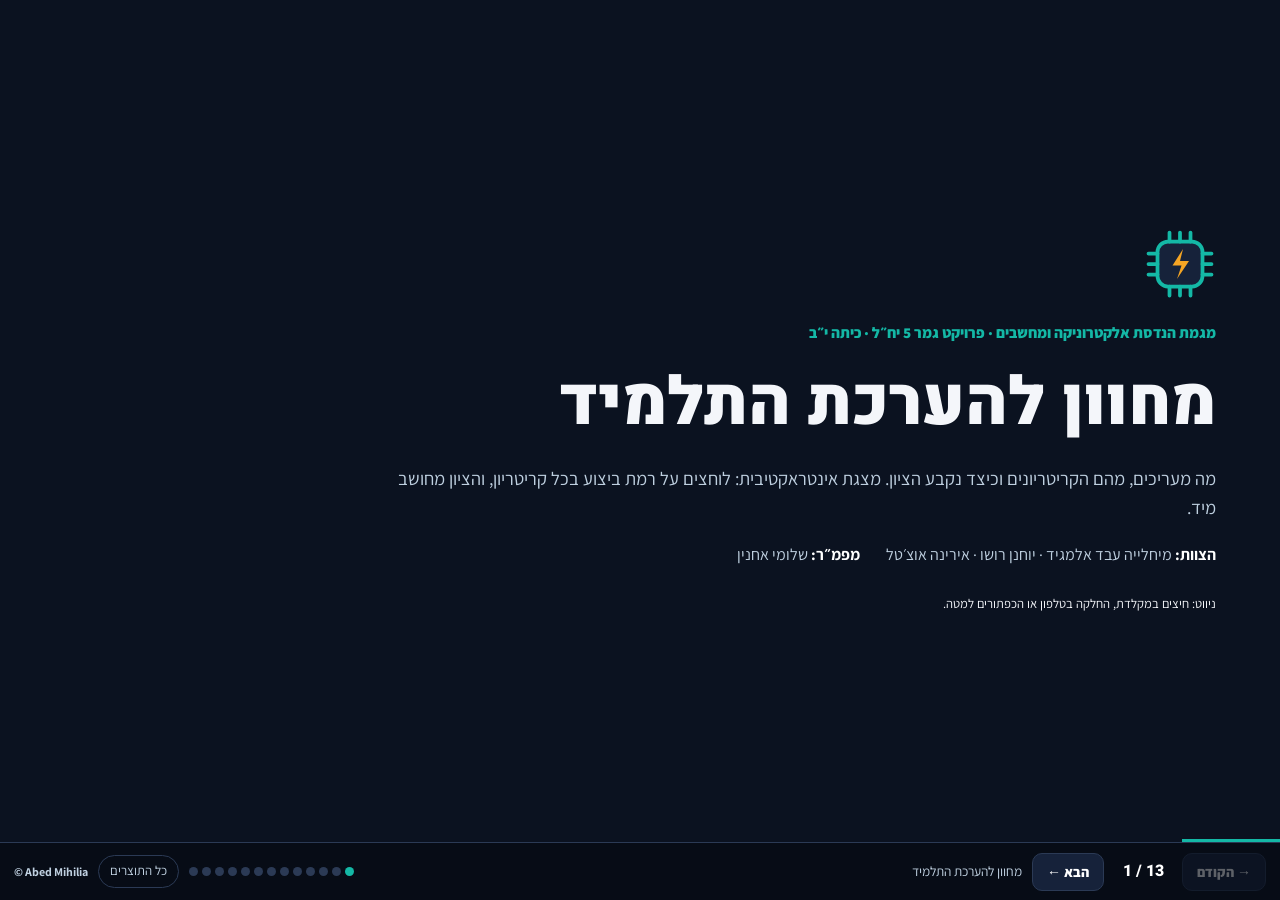
<file: rubric.html>
<!DOCTYPE html>
<html lang="he" dir="rtl">
<head>
<meta charset="utf-8">
<meta name="viewport" content="width=device-width,initial-scale=1">
<meta name="theme-color" content="#0B1220">
<meta name="description" content="מצגת אינטראקטיבית: מחוון להערכת התלמיד בפרויקט הגמר 5 יח״ל עם כשירות AI מתקדמת. מה מעריכים, הקריטריונים, רמות הביצוע וכיצד נקבע הציון.">
<title>מחוון להערכת התלמיד | מגמת אלקטרוניקה ומחשבים</title>
<link rel="preconnect" href="https://fonts.googleapis.com">
<link rel="preconnect" href="https://fonts.gstatic.com" crossorigin>
<link href="https://fonts.googleapis.com/css2?family=Assistant:wght@400;600;700;800&family=Heebo:wght@500;700;800;900&display=swap" rel="stylesheet">
<link rel="stylesheet" href="deck.css">
</head>
<body data-home="hackathon.html">

<!-- 1 -->
<section class="slide dark" data-title="מחוון להערכת התלמיד">
 <div class="inner">
  <svg class="cover-logo rise" viewBox="0 0 48 48" aria-hidden="true"><rect x="9" y="9" width="30" height="30" rx="7" fill="#16223A" stroke="#14B8A6" stroke-width="2.5"/><g stroke="#14B8A6" stroke-width="2.5" stroke-linecap="round"><path d="M17 3v6M24 3v6M31 3v6M17 39v6M24 39v6M31 39v6M3 17h6M3 24h6M3 31h6M39 17h6M39 24h6M39 31h6"/></g><path d="M26 14l-7 11h6l-3 9 8-12h-6z" fill="#F5A524"/></svg>
  <p class="eyebrow rise" style="--i:1">מגמת הנדסת אלקטרוניקה ומחשבים · פרויקט גמר 5 יח״ל · כיתה י״ב</p>
  <h1 class="title rise" style="--i:2;font-size:clamp(36px,5.2vw,78px)">מחוון להערכת התלמיד</h1>
  <p class="lead rise" style="--i:3;max-width:820px">מה מעריכים, מהם הקריטריונים וכיצד נקבע הציון. מצגת אינטראקטיבית: לוחצים על רמת ביצוע בכל קריטריון, והציון מחושב מיד.</p>
  <div class="team rise" style="--i:4"><span><b>הצוות:</b> מיחלייה עבד אלמגיד · יוחנן רושו · אירינה אוצ׳טל</span><span><b>מפמ״ר:</b> שלומי אחנין</span></div>
  <p class="foot rise" style="--i:5">ניווט: חיצים במקלדת, החלקה בטלפון או הכפתורים למטה.</p>
 </div>
</section>

<!-- 2 -->
<section class="slide light" data-title="מתכננים לאחור">
 <div class="inner">
  <p class="eyebrow rise">איך נבנה המחוון</p>
  <h2 class="title rise" style="--i:1">מתכננים לאחור: מהבוגר אל הציון</h2>
  <div class="flow rise" style="--i:2">
   <button type="button" data-target="back" data-info="<b>פרופיל הבוגר:</b> קודם מחליטים מה הבוגר יודע ומסוגל לעשות בסוף הדרך. היכולת המרכזית: לתכנן ולשלב רכיב AI במערכת משובצת, לזהות כשל, לתקן ולאמת במדידה.">פרופיל הבוגר<small>מה הבוגר יודע ועושה</small></button><i>←</i>
   <button type="button" class="ai" data-target="back" data-info="<b>כשירות AI מתקדמת:</b> מגדירים את רמת הכשירות שמכוונים אליה, רמה 3: משלב/מטמיע. התלמיד מחבר רכיב AI לחיישנים, לבקר ולמפעיל ובודק את התוצאות.">כשירות AI מתקדמת<small>רמה 3: משלב/מטמיע</small></button><i>←</i>
   <button type="button" data-target="back" data-info="<b>המחוון:</b> קריטריונים ורמות ביצוע שמראים אם התלמיד הגיע ליכולת. המשקלים לפי חוזר המפמ״ר: 25 + 60 + 15 = 100. לצדם, מחוון משוב לאירוע ההערכה.">המחוון והציון<small>קריטריונים, רמות ונקודות</small></button>
  </div>
  <div class="reveal rise" id="back" style="--i:3"></div>
 </div>
</section>

<!-- 3 -->
<section class="slide dark" data-title="פרופיל הבוגר">
 <div class="inner">
  <p class="eyebrow rise">פרופיל הבוגר</p>
  <h2 class="title rise" style="--i:1">מה הבוגר יודע ומסוגל לעשות</h2>
  <div class="quote rise" style="--i:2;font-size:1.15em;font-weight:700">הבוגר מתכנן ומשלב רכיב AI במערכת משובצת, מזהה כשל בפלט, מבצע תיקון מנומק ומאמת אותו במדידה.</div>
  <div class="grid5">
   <div class="dcard rise" style="--i:3"><h3>חשיבה מערכתית</h3><p>מחבר חשמל, ספרתי, בקרים, תוכנה ותקשורת למערכת אחת.</p></div>
   <div class="dcard rise" style="--i:4"><h3>אוריינות AI ונתונים</h3><p>משתמש ב־AI לתכנון, לבדיקה ולניתוח, ומשלב מודל במערכת.</p></div>
   <div class="dcard rise" style="--i:5"><h3>ניסוח בעיות ופתרון</h3><p>מאפיין מערכת חכמה מתוך צורך אמיתי ובוחר בין חלופות.</p></div>
   <div class="dcard rise" style="--i:6"><h3>אחריות ואתיקה</h3><p>בודק אמינות, בטיחות ומצבי קצה, שומר על פרטיות ונותן קרדיט.</p></div>
   <div class="dcard rise" style="--i:7"><h3>צוות וניהול פרויקט</h3><p>מתעד, מחלק משימות ומשתף ידע.</p></div>
  </div>
  <p class="lead rise" style="--i:8;font-size:1em"><b style="color:#fff">ליבת הידע שלא מוותרים עליה:</b> חשמל ואלקטרוניקה, מערכות ספרתיות, מיקרו־בקרים, תכנות ותקשורת. הערך של הבוגר הוא שיקול הדעת שלו.</p>
 </div>
</section>

<!-- 4 -->
<section class="slide light" data-title="כשירות AI מתקדמת">
 <div class="inner">
  <p class="eyebrow rise">כשירות AI מתקדמת</p>
  <h2 class="title rise" style="--i:1">התלמיד בונה, בודק ומחליט. ה־AI עוזר.</h2>
  <div class="scorebar rise" style="--i:2"><span class="big">3</span><span><b>רמה 3, משלב/מטמיע:</b> התלמיד מחבר רכיב AI לחיישנים, לבקר ולמפעיל, שולט בזרימת הנתונים ובודק את התוצאות.</span></div>
  <div class="tabs rise" style="--i:3">
   <button type="button" data-target="aiinfo" data-info="<b>שני תפקידים ל־AI בפרויקט:</b><br>1. <b>כלי עבודה</b> שמציע חלופות לתכנון, לתיקון קוד ולניתוח תקלות.<br>2. <b>חלק מהמערכת:</b> מודל סיווג או חיזוי שמפיק תוצאה ורמת ביטחון ומעביר אותן לבקר.">מה ה־AI מאפשר</button>
   <button type="button" data-target="aiinfo" data-info="<b>התלמיד מחליט בעצמו:</b><br>1. אילוצי החומרה והשפה · 2. איזו חלופה לבחור · 3. סף הביטחון ופעולת הבטיחות · 4. נימוק הלוגיקה של הבקר.">מה התלמיד מחליט</button>
   <button type="button" data-target="aiinfo" data-info="<b>הידע הנדרש:</b> חומרה ומדידות (רב־מודד, סקופ, נתח לוגי), מיקרו־בקרים, חיישנים ומפעילים, MicroPython / Python, תקשורת I²C ו־UART, יסודות ML (סיווג, רמת ביטחון, סף החלטה, מגבלות מודל), תיעוד ובטיחות.">איזה ידע נדרש</button>
   <button type="button" data-target="aiinfo" data-info="<b>איך זה בא לידי ביטוי:</b> במערכת עצמה, המודל משפיע על החלטה והמערכת בטוחה גם כשהזיהוי לא ודאי. באירוע ההערכה, התלמיד מאבחן כשל חדש, מנחה את ה־AI במדויק, מתקן ומוכיח במדידה. בספר הפרויקט, נספח AI עם ניתוח ביקורתי ושקיפות.">איך זה נראה בפרויקט</button>
  </div>
  <div class="reveal rise" id="aiinfo" style="--i:4;font-size:1.05em"></div>
  <p class="rise" style="--i:5;color:var(--soft)"><b style="color:var(--ink)">ההבחנה:</b> שימוש בכלי AI כדי לכתוב קוד לבד אינו רמה 3. נדרשים תכנון ממשק, שילוב במערכת, בדיקות והחלטות עצמאיות.</p>
 </div>
</section>

<!-- 5 -->
<section class="slide dark" data-title="מה מעריכים">
 <div class="inner">
  <p class="eyebrow rise">מה מעריכים</p>
  <h2 class="title rise" style="--i:1">שלושה מרכיבים, 100 נקודות</h2>
  <p class="lead rise" style="--i:2">לפי חוזר המפמ״ר תשפ״ז. לחצו על מרכיב כדי לראות את הקריטריונים שבו.</p>
  <div class="bars rise" style="--i:3">
   <button class="bar" type="button" data-target="cmp" data-info="<b>מורכבות, תקינות פעולה, נראות וגימור (25):</b> דגם עובד במלואו (5) · נראות וגימור (5) · מורכבות הפרויקט (10) · איתור תקלות ומדידות (5)"><b>מורכבות ותקינות פעולה</b><span class="track"><i style="width:25%"></i></span><span class="v">25</span></button>
   <button class="bar" type="button" data-target="cmp" data-info="<b>בקיאות בנושא הפרויקט (60):</b> חומרה, רכיבים ופרוטוקולים (20) · הבנת קוד תוך שימוש ב־AI (10) · קוד ותוכנה מודולרית (20) · גישה רב־תחומית STEAM (10)"><b>בקיאות בנושא הפרויקט</b><span class="track"><i style="width:60%"></i></span><span class="v">60</span></button>
   <button class="bar" type="button" data-target="cmp" data-info="<b>איכות ספר הפרויקט (15):</b> גוף הספר (3) · עיצוב ועריכה (3) · תיעוד ותהליך העבודה (6) · שקיפות וביקורת כלי AI (3)"><b>איכות ספר הפרויקט</b><span class="track"><i style="width:15%"></i></span><span class="v">15</span></button>
  </div>
  <div class="reveal rise" id="cmp" style="--i:4"></div>
  <div class="must rise" style="--i:5">תנאי לבחינה: דגם תוצר עובד וספר פרויקט. בלי אחד מהם אי אפשר לבחון.</div>
 </div>
</section>

<!-- 6 -->
<section class="slide light" data-title="רמות הביצוע">
 <div class="inner">
  <p class="eyebrow rise">כיצד נקבע הציון</p>
  <h2 class="title rise" style="--i:1">4 רמות ביצוע לכל קריטריון</h2>
  <div class="grid2" style="grid-template-columns:repeat(4,1fr)">
   <div class="card rise" style="--i:2"><h3>4 · מצטיין</h3><p>עושה ומסביר באופן מלא ועצמאי, עם ראיות.</p><p class="foot" style="opacity:1"><b>100%</b> מהנקודות</p></div>
   <div class="card rise" style="--i:3;border-top-color:#5DC9BA"><h3>3 · טוב</h3><p>עושה נכון, עם חוסר קטן בהסבר או בראיות.</p><p class="foot" style="opacity:1"><b>כ־75%</b> מהנקודות</p></div>
   <div class="card rise" style="--i:4;border-top-color:var(--amber)"><h3>2 · בסיסי</h3><p>עושה חלקית או רק בהכוונה.</p><p class="foot" style="opacity:1"><b>כ־50%</b> מהנקודות</p></div>
   <div class="card rise" style="--i:5;border-top-color:var(--red)"><h3>1 · התחלתי</h3><p>לא מדגים או לא מסביר.</p><p class="foot" style="opacity:1"><b>כ־25% או פחות</b></p></div>
  </div>
  <div class="card rise" style="--i:6;border-top:0">
   <h3>הנקודות לפי רמה</h3>
   <table style="width:100%;border-collapse:collapse;text-align:center;font-family:Heebo,Arial,sans-serif;font-weight:800" id="ptsTable"></table>
  </div>
  <p class="rise" style="--i:7;color:var(--soft)"><b style="color:var(--ink)">הציון</b> = סכום הנקודות של כל הקריטריונים (מתוך 100). הבוחן קובע את הציון הסופי.</p>
 </div>
</section>

<!-- 7, 8, 9: criteria -->
<section class="slide light" data-title="מרכיב 1: מורכבות ותקינות פעולה">
 <div class="inner">
  <p class="eyebrow rise">מרכיב 1 מתוך 3 · לחצו על רמה בכל שורה</p>
  <h2 class="title rise" style="--i:1;font-size:clamp(24px,2.8vw,42px)">מורכבות, תקינות פעולה, נראות וגימור · 25</h2>
  <div class="rise" style="--i:2" id="g0"></div>
  <div class="scorebar rise js-score" style="--i:3"></div>
 </div>
</section>
<section class="slide light" data-title="מרכיב 2: בקיאות בנושא הפרויקט">
 <div class="inner">
  <p class="eyebrow rise">מרכיב 2 מתוך 3 · לחצו על רמה בכל שורה</p>
  <h2 class="title rise" style="--i:1;font-size:clamp(24px,2.8vw,42px)">בקיאות בנושא הפרויקט · 60</h2>
  <div class="rise" style="--i:2" id="g1"></div>
  <div class="scorebar rise js-score" style="--i:3"></div>
 </div>
</section>
<section class="slide light" data-title="מרכיב 3: איכות ספר הפרויקט">
 <div class="inner">
  <p class="eyebrow rise">מרכיב 3 מתוך 3 · לחצו על רמה בכל שורה</p>
  <h2 class="title rise" style="--i:1;font-size:clamp(24px,2.8vw,42px)">איכות ספר הפרויקט · 15</h2>
  <div class="rise" style="--i:2" id="g2"></div>
  <div class="scorebar rise js-score" style="--i:3"></div>
 </div>
</section>

<!-- 10 -->
<section class="slide dark" data-title="הציון">
 <div class="inner">
  <p class="eyebrow rise">כיצד נקבע הציון</p>
  <h2 class="title rise" style="--i:1">הציון של התלמיד</h2>
  <div class="row rise" style="--i:2;align-items:center;gap:30px">
   <div><div class="bigstat" style="color:var(--teal);direction:ltr" id="total">0</div><p style="color:var(--mist)">מתוך 100</p></div>
   <div class="bars" style="flex:1;min-width:260px" id="sumBars"></div>
  </div>
  <p class="rise" style="--i:3;color:var(--mist)" id="sumNote"></p>
  <div class="row rise" style="--i:4">
   <button class="btn" type="button" id="demo100">דוגמה: עבודה מצטיינת (100)</button>
   <button class="btn ghost" type="button" id="reset">איפוס</button>
  </div>
  <p class="foot rise" style="--i:5">הציון נשמר בדפדפן הזה בלבד. הבוחן קובע את הציון הסופי לפי המחוון הרשמי.</p>
 </div>
</section>

<!-- 11 -->
<section class="slide light" data-title="מחוון משוב לאירוע ההערכה">
 <div class="inner">
  <p class="eyebrow rise">אירוע ההערכה · נקודת בקרה ב׳ · הערכה מעצבת</p>
  <h2 class="title rise" style="--i:1;font-size:clamp(24px,2.8vw,42px)">מחוון משוב: משימת תקלה ושיפור (30 דקות)</h2>
  <p class="rise" style="--i:2;color:var(--soft)">האירוע לא משנה את הציון הרשמי. הוא מראה לתלמיד איפה הוא עומד בכשירות AI מתקדמת, ומה לשפר לפני ההגנה.</p>
  <div class="rise" style="--i:3" id="ev"></div>
  <div class="scorebar rise" style="--i:4" id="evScore"></div>
 </div>
</section>

<!-- 12 -->
<section class="slide dark" data-title="דגם של עבודה מצטיינת">
 <div class="inner">
  <p class="eyebrow rise">דגם של עבודה מצטיינת</p>
  <h2 class="title rise" style="--i:1">כך נראית עבודה של 100: רובוט תנועות ידיים</h2>
  <div class="grid3">
   <div class="dcard rise" style="--i:2"><h3>מורכבות ותקינות · 25</h3><p>מערכת שלמה שעובדת: מצלמה ומודל AI, שרת בענן, רובוט ESP32 ומסך ESP32-P4 עם ג׳ויסטיק. מודל YOLO שהתלמידים אימנו בעצמם. מדידות מתח בכל שלב בשרשרת הבקרה.</p></div>
   <div class="dcard rise" style="--i:3"><h3>בקיאות · 60</h3><p>גשר H, חוצץ, מרחיב יציאות I²C ומיתוג בטרנזיסטור (A). העמקה ב־I²C ובבקרת זרם (D). ענן וממשק (C). הרובוט פועל רק כשהזיהוי יציב (B).</p></div>
   <div class="dcard rise" style="--i:4"><h3>ספר ותיעוד · 15</h3><p>אתיקה ופתיחות: עצירה כשהקשר נופל, הווידאו נשאר במערכת, קרדיט לקוד פתוח ותיעוד ב־GitHub.</p></div>
  </div>
  <div class="quote rise" style="--i:5"><b style="color:var(--amber)">חדש במגמה · תוספת לפרויקט:</b> לוח ESP32-P4 עם מסך, שהתלמיד בונה בעצמו (PCB). זו תוכנית חדשה של המפמ״ר שנמצאת עדיין בפיתוח. אנחנו מציגים אותה כאן כתוספת שמתחברת לפרויקט, כדי להראות מה עתיד להיכנס למגמה.</div>
  <div class="row rise" style="--i:6"><a class="btn" href="https://irinauchitel-eng.github.io/Robot-hand-movement-model/" target="_blank" rel="noopener">פתיחת הדגם ←</a></div>
 </div>
</section>

<!-- 13 -->
<section class="slide teal" data-title="סיכום">
 <div class="inner" style="text-align:center;align-items:center">
  <p class="rise" style="font-weight:800">סיכום</p>
  <h2 class="title rise" style="--i:1;max-width:900px">מעריכים את מה שהבוגר צריך לדעת ולעשות: לבנות, לבדוק, להחליט ולהסביר.</h2>
  <p class="lead rise" style="--i:2;max-width:760px">3 מרכיבים · 12 קריטריונים · 4 רמות ביצוע · 100 נקודות. ולצדם מחוון משוב לאירוע ההערכה.</p>
  <div class="row rise" style="--i:3;justify-content:center"><a class="btn navy" href="guidelines-deck.html">להנחיות לתלמידים ←</a><a class="btn ghost" href="hackathon.html">כל התוצרים</a></div>
 </div>
</section>

<script>
'use strict';
const PTS={20:[20,15,10,5],10:[10,8,5,2],6:[6,4,3,1],5:[5,4,2,1],3:[3,2,1,0]};
const LV=['מצטיין','טוב','בסיסי','התחלתי'];
const GROUPS=[
 {name:'מורכבות ותקינות פעולה',max:25,items:[
  {id:'running',k:'A',name:'דגם עובד במלואו',m:5,d:['כל המערכת עובדת: חישה, AI, בקר, מפעיל ותקשורת, גם במצבי קצה','עובדת, עם תקלה קטנה במצב קצה','חלקים עובדים, השילוב לא מלא','הדגם כמעט לא עובד']},
  {id:'finish',k:'A',name:'נראות וגימור',m:5,d:['מארז מוגמר, חיווט נקי ומסומן, הלחמות תקינות','מסודר, עם פרטים קטנים לשיפור','על לוח ניסויים, חיווט לא מסודר','חיווט פרוץ או לא בטיחותי']},
  {id:'complexity',k:'D',name:'מורכבות הפרויקט',m:10,d:['מודל AI שאימן ושילב, בקרת משוב ופרוטוקולים מתקדמים','מודל קיים ששולב היטב במערכת','מערכת רגילה בלי רכיב AI משמעותי','מערכת פשוטה מאוד']},
  {id:'faults',k:'A',name:'איתור תקלות ומדידות',m:5,d:['מודד בעצמו בכלי המתאים, משווה לתיאוריה ול־AI ומסביר שיטתית','מודד נכון, ההסבר חלקי','מודד רק בהכוונה','לא מבצע מדידה']}]},
 {name:'בקיאות בנושא הפרויקט',max:60,items:[
  {id:'hardware',k:'A',name:'חומרה, רכיבים ופרוטוקולים',m:20,d:['מסביר כל רכיב ופרוטוקול לעומק ומצליב מול דף הנתונים','מסביר נכון את רוב הרכיבים','מסביר ברמה כללית','לא מסביר איך הרכיבים עובדים']},
  {id:'aicode',k:'B',name:'הבנת קוד תוך שימוש ב־AI',m:10,d:['מנתח קוד, מזהה טעות בהצעת AI ומציע שינוי מנומק','מסביר את הקוד ומציע שינוי','מסביר רק חלק מהקוד','לא מבין את הקוד שה־AI כתב']},
  {id:'deepcode',k:'A',name:'קוד ותוכנה מודולרית',m:20,d:['קוד מודולרי; מסביר כל פונקציה ומציע שינוי מבני לפי דרישה חדשה','מסביר את הלוגיקה, המודולריות חלקית','מסביר רק חלקים','לא מסביר את הקוד']},
  {id:'steam',k:'C',name:'גישה רב־תחומית (STEAM)',m:10,d:['מקשר לפחות שני תחומים ומנמק בעזרתם את הפתרון','מקשר תחום אחד היטב','קישור שטחי','אין קישור לתחומים אחרים']}]},
 {name:'איכות ספר הפרויקט',max:15,items:[
  {id:'body',k:'E',name:'גוף הספר',m:3,d:['כל הפרקים קיימים ומלאים','חסר פרק קטן','חסרים כמה פרקים','הספר חלקי מאוד']},
  {id:'format',k:'E',name:'עיצוב ועריכה',m:3,d:['אחיד, תוכן עניינים אוטומטי, יישור נכון','כמעט אחיד','לא אחיד','לא ערוך']},
  {id:'documentation',k:'E',name:'תיעוד ותהליך העבודה',m:6,d:['תיעוד לכל רכיב עם מדידות, יומן שוטף ונספח AI','תיעוד טוב, חסר מעט','תיעוד כללי','כמעט אין תיעוד']},
  {id:'transparency',k:'E',name:'שקיפות וביקורת כלי AI',m:3,d:['הנחיות, ניתוח ביקורתי ומה נעשה לבד ומה בעזרת AI','נספח AI עם ניתוח חלקי','רק רשימת הנחיות','אין תיעוד של שימוש ב־AI']}]}
];
const EVENT=[
 {id:'e1',name:'אבחון התקלה',d:['מאבחן לבד ומנסח השערה נכונה מהלוג','מאבחן עם רמז קטן','מאבחן רק בהכוונה','לא מזהה את התקלה']},
 {id:'e2',name:'הנחיה מדויקת ל־AI',d:['כוללת בקר, שפה, פינים ומגבלות ומבקשת חלופות','חסר פרט אחד','הנחיה כללית','מעתיק תשובה בלי הנחיה מדויקת']},
 {id:'e3',name:'בחירה ותיקון',d:['חלופה מנומקת שמתאימה לחומרה ולשפה','תיקון נכון, נימוק חלקי','התיקון עובד חלקית','אין תיקון']},
 {id:'e4',name:'הוכחה במדידה',d:['3 מצבים: תקין, קצה וכשל, עם השוואה לפני ואחרי','2 מצבים','בדיקה אחת','אין בדיקה']},
 {id:'e5',name:'בטיחות',d:['מצב בטוח מוגדר כשהזיהוי לא ודאי, ונבדק','מוגדר ולא נבדק','מוזכר בלבד','לא מתייחס']},
 {id:'e6',name:'הסבר עצמאי',d:['מקור התקלה, תפקיד ה־AI, הבחירה, המדידות והמגבלות','חסר רכיב אחד','הסבר חלקי','לא מסביר בלי AI']}
];
const KEY='rubric_deck_v1';
let st={lv:{},ev:{}};
try{const x=JSON.parse(localStorage.getItem(KEY));if(x&&typeof x==='object')st={lv:x.lv||{},ev:x.ev||{}};}catch(e){}
const save=()=>{try{localStorage.setItem(KEY,JSON.stringify(st));}catch(e){}};
const esc=s=>String(s).replace(/[&<>"]/g,c=>({'&':'&amp;','<':'&lt;','>':'&gt;','"':'&quot;'}[c]));
const ik=k=>`<span class="ik k-${k}">${k==='E'?'בסיס':k}</span>`;
const ptsOf=it=>{const l=st.lv[it.id];return l?PTS[it.m][4-l]:0;};
const gSum=g=>g.items.reduce((a,it)=>a+ptsOf(it),0);
const total=()=>GROUPS.reduce((a,g)=>a+gSum(g),0);
const done=()=>GROUPS.flatMap(g=>g.items).filter(it=>st.lv[it.id]).length;

function table(rows,getLevel,ptsFn){
 return `<table class="rtable"><thead><tr><th>קריטריון</th>${[4,3,2,1].map(l=>`<th>${l} · ${LV[4-l]}</th>`).join('')}</tr></thead><tbody>${rows.map(r=>`<tr><td class="crit"><b>${r.k?ik(r.k)+' ':''}${esc(r.name)}</b>${r.m?`<small>עד ${r.m} נקודות</small>`:''}</td>${[4,3,2,1].map(l=>`<td><button type="button" class="lvl l${l} ${getLevel(r)===l?'on':''}" data-id="${r.id}" data-l="${l}" aria-pressed="${getLevel(r)===l}">${ptsFn?`<span class="p">${ptsFn(r,l)} נק׳</span>`:`<span class="p">רמה ${l}</span>`}${esc(r.d[4-l])}</button></td>`).join('')}</tr>`).join('')}</tbody></table>`;}
function renderGroups(){GROUPS.forEach((g,i)=>{document.getElementById('g'+i).innerHTML=table(g.items,r=>st.lv[r.id],(r,l)=>PTS[r.m][4-l]);});
 document.querySelectorAll('[id^="g"] .lvl').forEach(b=>b.addEventListener('click',()=>{const id=b.dataset.id,l=+b.dataset.l;st.lv[id]=st.lv[id]===l?undefined:l;if(!st.lv[id])delete st.lv[id];save();renderGroups();renderScores();}));}
function renderScores(){
 const html=`<span class="big">${total()}</span><span>/ 100</span><span class="sp"></span>${GROUPS.map(g=>`<span class="grp">${esc(g.name)}: <b>${gSum(g)}/${g.max}</b></span>`).join('')}<span class="grp">דורגו: <b>${done()}/12</b></span>`;
 document.querySelectorAll('.js-score').forEach(x=>x.innerHTML=html);
 document.getElementById('total').textContent=total();
 document.getElementById('sumBars').innerHTML=GROUPS.map(g=>`<div class="bar" style="cursor:default"><b>${esc(g.name)}</b><span class="track"><i style="width:${gSum(g)/g.max*100}%"></i></span><span class="v">${gSum(g)}/${g.max}</span></div>`).join('');
 const n=done();document.getElementById('sumNote').textContent=n===12?'כל 12 הקריטריונים דורגו.':`דורגו ${n} מתוך 12 קריטריונים. קריטריון שלא דורג נספר כ־0 בחישוב.`;}
function renderEvent(){
 document.getElementById('ev').innerHTML=table(EVENT,r=>st.ev[r.id],null);
 document.querySelectorAll('#ev .lvl').forEach(b=>b.addEventListener('click',()=>{const id=b.dataset.id,l=+b.dataset.l;if(st.ev[id]===l)delete st.ev[id];else st.ev[id]=l;save();renderEvent();}));
 const v=EVENT.map(e=>st.ev[e.id]).filter(Boolean);const avg=v.length?v.reduce((a,b)=>a+b,0)/v.length:0;
 const lvl=!v.length?'עדיין לא דורג':avg>=3.5?'הגיע לרמה 3: משלב/מטמיע':avg>=2.5?'בדרך לרמה 3':'ברמה 2: צריך חיזוק לפני ההגנה';
 const weak=EVENT.filter(e=>st.ev[e.id]&&st.ev[e.id]<=2).map(e=>e.name);
 document.getElementById('evScore').innerHTML=`<span class="big">${v.length?avg.toFixed(1):'—'}</span><span>ממוצע רמות</span><span class="sp"></span><span class="grp"><b>${lvl}</b></span>${weak.length?`<span class="grp">לחיזוק: <b>${weak.map(esc).join(', ')}</b></span>`:''}`;}
document.getElementById('ptsTable').innerHTML=`<tr style="color:var(--sub);font-size:.85em"><td>קריטריון של</td><td>רמה 4</td><td>רמה 3</td><td>רמה 2</td><td>רמה 1</td></tr>`+[20,10,6,5,3].map(m=>`<tr style="border-top:1px solid var(--line)"><td style="padding:6px">${m} נק׳</td>${PTS[m].map(p=>`<td>${p}</td>`).join('')}</tr>`).join('');
document.getElementById('demo100').addEventListener('click',()=>{GROUPS.forEach(g=>g.items.forEach(it=>st.lv[it.id]=4));save();renderGroups();renderScores();});
document.getElementById('reset').addEventListener('click',()=>{st.lv={};save();renderGroups();renderScores();});
renderGroups();renderScores();renderEvent();
</script>
<script src="deck.js"></script>
</body>
</html>
</file>
<file: deck.css>
/* מצגות אינטראקטיביות · מגמת אלקטרוניקה ומחשבים */
:root{--navy:#0B1220;--navy2:#16223A;--steel:#2B3A55;--paper:#F4F6FA;--ink:#14213D;--soft:#4A5568;--sub:#6B7689;--mist:#BFD0E0;--teal:#14B8A6;--teal-d:#0F766E;--teal-soft:#E3F6F3;--amber:#F5A524;--amber-d:#8A5A0B;--amber-soft:#FFF5E1;--red:#C2414F;--red-soft:#FDEEF0;--line:#E1E7EF}
*{box-sizing:border-box}
html,body{margin:0;height:100%}
body{font-family:Assistant,Arial,sans-serif;background:var(--navy);color:var(--ink);overflow:hidden;font-size:clamp(15px,1.25vw,19px);line-height:1.6}
h1,h2,h3{font-family:Heebo,Arial,sans-serif;margin:0;line-height:1.2}
p{margin:0}
button{font-family:inherit;cursor:pointer}
a{color:inherit}

/* slides */
.slide{position:fixed;inset:0 0 58px 0;overflow-y:auto;display:none;padding:clamp(22px,4.2vh,54px) clamp(18px,5vw,90px)}
.slide.active{display:block}
.slide.dark{background:var(--navy);color:#F4F6FA}
.slide.light{background:var(--paper);color:var(--ink)}
.slide.teal{background:var(--teal);color:var(--navy)}
.inner{max-width:1240px;margin:0 auto;min-height:100%;display:flex;flex-direction:column;justify-content:center;gap:clamp(12px,2.2vh,24px)}
.eyebrow{font-weight:800;font-size:.95em;color:var(--teal)}
.light .eyebrow{color:var(--teal-d)}
.title{font-size:clamp(28px,3.6vw,54px);font-weight:900}
.lead{font-size:1.15em;line-height:1.6}
.dark .lead{color:var(--mist)}.light .lead{color:var(--soft)}
.slide.active .rise{animation:rise .55s cubic-bezier(.2,.7,.2,1) both;animation-delay:calc(var(--i,0)*90ms)}
@keyframes rise{from{opacity:0;transform:translateY(18px)}to{opacity:1;transform:none}}
@media (prefers-reduced-motion:reduce){.slide.active .rise{animation:none}}

/* nav bar */
.navbar{position:fixed;left:0;right:0;bottom:0;height:58px;background:#070C16;color:var(--mist);display:flex;align-items:center;gap:10px;padding:0 14px;z-index:20;border-top:1px solid var(--steel)}
.navbar .nb{background:var(--navy2);border:1px solid var(--steel);color:#fff;border-radius:10px;height:38px;padding:0 14px;font-weight:800;font-size:14px}
.navbar .nb:hover{border-color:var(--teal)}
.navbar .nb:disabled{opacity:.35;cursor:default}
.navbar .counter{font-family:Heebo,Arial,sans-serif;font-weight:800;color:#fff;direction:ltr;min-width:58px;text-align:center}
.navbar .ttl{flex:1;font-size:13.5px;white-space:nowrap;overflow:hidden;text-overflow:ellipsis}
.navbar .home{color:var(--mist);text-decoration:none;font-size:13px;border:1px solid var(--steel);border-radius:20px;padding:5px 11px;white-space:nowrap}
.navbar .credit{font-size:12px;font-weight:700;direction:ltr;white-space:nowrap}
.progress{position:fixed;left:0;right:0;bottom:58px;height:3px;background:transparent;z-index:21}
.progress i{display:block;height:100%;background:var(--teal);transition:width .3s}
.dots{display:flex;gap:4px}
.dots button{width:9px;height:9px;border-radius:50%;border:0;background:var(--steel);padding:0}
.dots button.on{background:var(--teal)}
@media(max-width:820px){.navbar .ttl,.dots,.navbar .credit{display:none}.navbar .home{margin-inline-start:auto}}

/* building blocks */
.row{display:flex;gap:clamp(10px,1.5vw,20px);flex-wrap:wrap}
.grid2{display:grid;grid-template-columns:1fr 1fr;gap:clamp(10px,1.5vw,20px)}
.grid3{display:grid;grid-template-columns:repeat(3,1fr);gap:clamp(10px,1.5vw,20px)}
.grid5{display:grid;grid-template-columns:repeat(5,1fr);gap:clamp(8px,1.2vw,16px)}
.card{background:#fff;color:var(--ink);border-radius:20px;padding:clamp(14px,1.8vw,24px);border-top:6px solid var(--teal);box-shadow:0 8px 24px rgba(20,33,61,.08)}
.card h3{font-size:1.2em;margin-bottom:6px}
.card p,.card li{color:var(--soft);font-size:.95em}
.card ul,.card ol{margin:6px 0 0;padding-inline-start:20px}
.dcard{background:var(--navy2);border-radius:20px;padding:clamp(14px,1.8vw,24px);border-inline-start:6px solid var(--teal)}
.dcard h3{font-size:1.15em;margin-bottom:6px;color:#fff}
.dcard p,.dcard li{color:var(--mist);font-size:.95em}
.dcard ul,.dcard ol{margin:6px 0 0;padding-inline-start:20px}
.pill{display:inline-flex;align-items:center;gap:6px;border-radius:30px;padding:5px 13px;font-weight:800;font-size:.85em;background:var(--teal-soft);color:var(--teal-d)}
.dark .pill{background:var(--navy2);color:var(--teal);border:1px solid var(--steel)}
.foot{font-size:.8em;opacity:.7;margin-top:6px}
.btn{display:inline-flex;align-items:center;justify-content:center;gap:8px;border:0;border-radius:12px;padding:11px 18px;font-weight:800;font-size:.95em;text-decoration:none;background:var(--teal);color:var(--navy)}
.btn.ghost{background:transparent;border:2px solid currentColor;color:inherit}
.btn.navy{background:var(--navy);color:#fff}

/* flow */
.flow{display:flex;align-items:stretch;gap:10px;flex-wrap:wrap}
.flow>button,.flow>div{flex:1;min-width:130px;border-radius:16px;padding:16px 12px;text-align:center;background:var(--navy2);color:#fff;border:2px solid var(--steel);font-weight:800;font-size:1.05em}
.flow small{display:block;font-weight:500;color:var(--mist);font-size:.82em;margin-top:3px}
.flow .ai{background:var(--teal);color:var(--navy);border-color:var(--teal)}.flow .ai small{color:var(--navy)}
.flow>button.on{border-color:var(--amber);box-shadow:0 0 0 3px rgba(245,165,36,.35)}
.flow i{align-self:center;font-style:normal;color:var(--teal);font-weight:900;font-size:1.4em}
.reveal{min-height:3.2em;border-radius:16px;padding:14px 18px;background:var(--navy2);color:var(--mist);border-inline-start:5px solid var(--amber)}
.light .reveal{background:#fff;color:var(--soft)}
.reveal b{color:#fff}.light .reveal b{color:var(--ink)}

/* I model */
.imodel{display:grid;gap:8px;width:100%;max-width:520px}
.imodel .top{display:grid;grid-template-columns:1fr 1fr;gap:8px}
.imodel .stem{width:58%;margin:0 auto;display:grid;gap:8px}
.ib{border:0;border-radius:16px;padding:14px;text-align:right;font-family:inherit}
.ib b{display:block;font-family:Heebo,Arial,sans-serif;font-size:1.7em;font-weight:900;line-height:1}
.ib span{display:block;font-weight:800;font-size:.9em;margin-top:4px}
.ib.k-B{background:var(--teal);color:var(--navy)}.ib.k-C{background:var(--amber);color:var(--navy)}.ib.k-A{background:var(--steel);color:#fff}
.ib.k-D{background:#fff;color:var(--ink);border:3px solid var(--teal)}.ib.k-D b{color:var(--teal-d)}
.ib.k-E{background:var(--navy2);color:#fff;border:2px solid var(--teal);text-align:center}
.ib.on{outline:4px solid var(--amber);outline-offset:3px}
.ik{display:inline-grid;place-items:center;min-width:28px;height:28px;padding:0 6px;border-radius:8px;font-family:Heebo,Arial,sans-serif;font-weight:900;font-size:.8em;flex:none}
.ik.k-B{background:var(--teal);color:var(--navy)}.ik.k-C{background:var(--amber);color:var(--navy)}.ik.k-A{background:var(--steel);color:#fff}.ik.k-D{background:#fff;color:var(--teal-d);border:2px solid var(--teal)}.ik.k-E{background:var(--navy2);color:#fff;font-size:.7em}

/* tabs */
.tabs{display:flex;gap:8px;flex-wrap:wrap}
.tabs button{border:2px solid var(--steel);background:var(--navy2);color:#fff;border-radius:30px;padding:8px 18px;font-weight:800;font-size:1em}
.light .tabs button{background:#fff;color:var(--ink);border-color:var(--line)}
.tabs button.on{background:var(--amber);border-color:var(--amber);color:var(--navy)}

/* rubric table */
.rtable{width:100%;border-collapse:separate;border-spacing:0 8px}
.rtable th{font-size:.82em;color:var(--sub);font-weight:800;text-align:center;padding:0 6px}
.rtable th:first-child{text-align:right}
.rtable td{background:#fff;padding:0;vertical-align:stretch}
.rtable td.crit{padding:12px 14px;border-radius:0 14px 14px 0;width:24%}
.rtable td:last-child{border-radius:14px 0 0 14px}
.crit b{display:block;font-size:1em;line-height:1.3}
.crit small{color:var(--sub);font-size:.78em}
.lvl{width:100%;height:100%;min-height:76px;border:0;border-inline-start:1px solid var(--line);background:#fff;padding:9px 10px;text-align:right;font-size:.8em;color:var(--soft);line-height:1.45;display:flex;flex-direction:column;gap:4px;font-family:inherit}
.lvl:hover{background:#F7FAFC}
.lvl .p{font-family:Heebo,Arial,sans-serif;font-weight:900;font-size:1.05em;color:var(--ink)}
.lvl.on{background:var(--teal-soft);color:#0E4F49;box-shadow:inset 0 0 0 3px var(--teal)}
.lvl.on .p{color:var(--teal-d)}
.lvl.on.l1{background:var(--red-soft);color:#6d1f28;box-shadow:inset 0 0 0 3px var(--red)}.lvl.on.l1 .p{color:var(--red)}
.lvl.on.l2{background:var(--amber-soft);color:#5d3c06;box-shadow:inset 0 0 0 3px var(--amber)}.lvl.on.l2 .p{color:var(--amber-d)}
.scorebar{display:flex;align-items:center;gap:14px;flex-wrap:wrap;background:var(--navy);color:#fff;border-radius:16px;padding:10px 18px}
.scorebar .big{font-family:Heebo,Arial,sans-serif;font-weight:900;font-size:1.8em;color:var(--teal);direction:ltr}
.scorebar .grp{font-size:.9em;color:var(--mist)}
.scorebar .grp b{color:#fff;direction:ltr;display:inline-block}
.scorebar .sp{flex:1}
.scorebar button{border:1px solid var(--steel);background:var(--navy2);color:#fff;border-radius:10px;padding:7px 12px;font-weight:800;font-size:.85em}

/* misc */
.bigstat{font-family:Heebo,Arial,sans-serif;font-weight:900;font-size:clamp(40px,5.5vw,84px);line-height:1}
.bars{display:grid;gap:12px}
.bar{display:grid;grid-template-columns:minmax(150px,26%) 1fr 70px;gap:12px;align-items:center;border:0;background:transparent;color:inherit;text-align:right;font-family:inherit;padding:6px;border-radius:12px}
.bar:hover,.bar.on{background:rgba(20,184,166,.12)}
.bar .track{height:28px;border-radius:10px;background:var(--navy2);overflow:hidden}
.light .bar .track{background:#E5ECF3}
.bar .track i{display:block;height:100%;border-radius:10px;background:var(--teal)}
.bar .v{font-family:Heebo,Arial,sans-serif;font-weight:900;font-size:1.4em;direction:ltr;text-align:left}
.checklist{display:grid;grid-template-columns:1fr 1fr;gap:8px}
.checklist label{display:flex;gap:10px;align-items:flex-start;background:#fff;border:2px solid var(--line);border-radius:12px;padding:10px 12px;cursor:pointer;font-size:.95em}
.checklist input{width:20px;height:20px;accent-color:var(--teal-d);flex:none;margin-top:2px}
.checklist label.done{border-color:var(--teal);background:var(--teal-soft)}
.meter{height:12px;border-radius:10px;background:#E5ECF3;overflow:hidden}.meter i{display:block;height:100%;background:var(--teal);transition:width .3s}
.must{border:2px solid var(--red);background:var(--red-soft);color:#6d1f28;border-radius:14px;padding:12px 16px;font-weight:800}
.dark .must{background:rgba(194,65,79,.15);color:#ffd5da}
.quote{border-inline-start:5px solid var(--amber);background:rgba(245,165,36,.12);border-radius:12px;padding:12px 16px}
.timeline{display:grid;grid-template-columns:repeat(7,1fr);gap:8px}
.timeline button{border:2px solid var(--steel);background:var(--navy2);color:#fff;border-radius:14px;padding:12px 8px;text-align:center;font-weight:800;font-size:.88em;font-family:inherit;line-height:1.35}
.timeline button small{display:block;color:var(--mist);font-weight:600;font-size:.85em;margin-bottom:4px}
.timeline button.cp{border-color:var(--amber)}
.timeline button.cp small{color:var(--amber)}
.timeline button.on{background:var(--teal);color:var(--navy);border-color:var(--teal)}.timeline button.on small{color:var(--navy)}
.sim{display:grid;grid-template-columns:1.1fr 1fr;gap:18px;align-items:center}
.sim label{display:block;font-weight:800;margin-top:8px}
.sim input[type=range]{width:100%;accent-color:var(--teal)}
.sim .val{font-family:Heebo,Arial,sans-serif;font-weight:900;direction:ltr;display:inline-block}
.decision{border-radius:20px;padding:22px;text-align:center;transition:background .2s}
.decision .big{font-family:Heebo,Arial,sans-serif;font-weight:900;font-size:1.8em}
.decision.go{background:var(--teal);color:var(--navy)}
.decision.hold{background:var(--amber);color:var(--navy)}
.cover-logo{width:72px;height:72px}
.team{display:flex;gap:26px;flex-wrap:wrap;color:var(--mist);font-size:1em}.team b{color:#fff}

@media(max-width:900px){.grid3,.grid5{grid-template-columns:1fr 1fr}.timeline{grid-template-columns:repeat(4,1fr)}.sim{grid-template-columns:1fr}}
@media(max-width:640px){.grid2,.grid3,.grid5,.checklist{grid-template-columns:1fr}.timeline{grid-template-columns:1fr 1fr}.rtable thead{display:none}.rtable tr{display:grid;grid-template-columns:1fr 1fr;margin-bottom:10px;border-radius:14px;overflow:hidden}.rtable td.crit{grid-column:1/-1;width:auto;border-radius:0}.rtable td:last-child{border-radius:0}.bar{grid-template-columns:1fr 60px}.bar .track{grid-column:1/-1;grid-row:2}}
@media print{body{overflow:visible;background:#fff}.slide{position:static;display:block!important;break-after:page;min-height:auto}.navbar,.progress{display:none}*{-webkit-print-color-adjust:exact;print-color-adjust:exact}}
</file>
